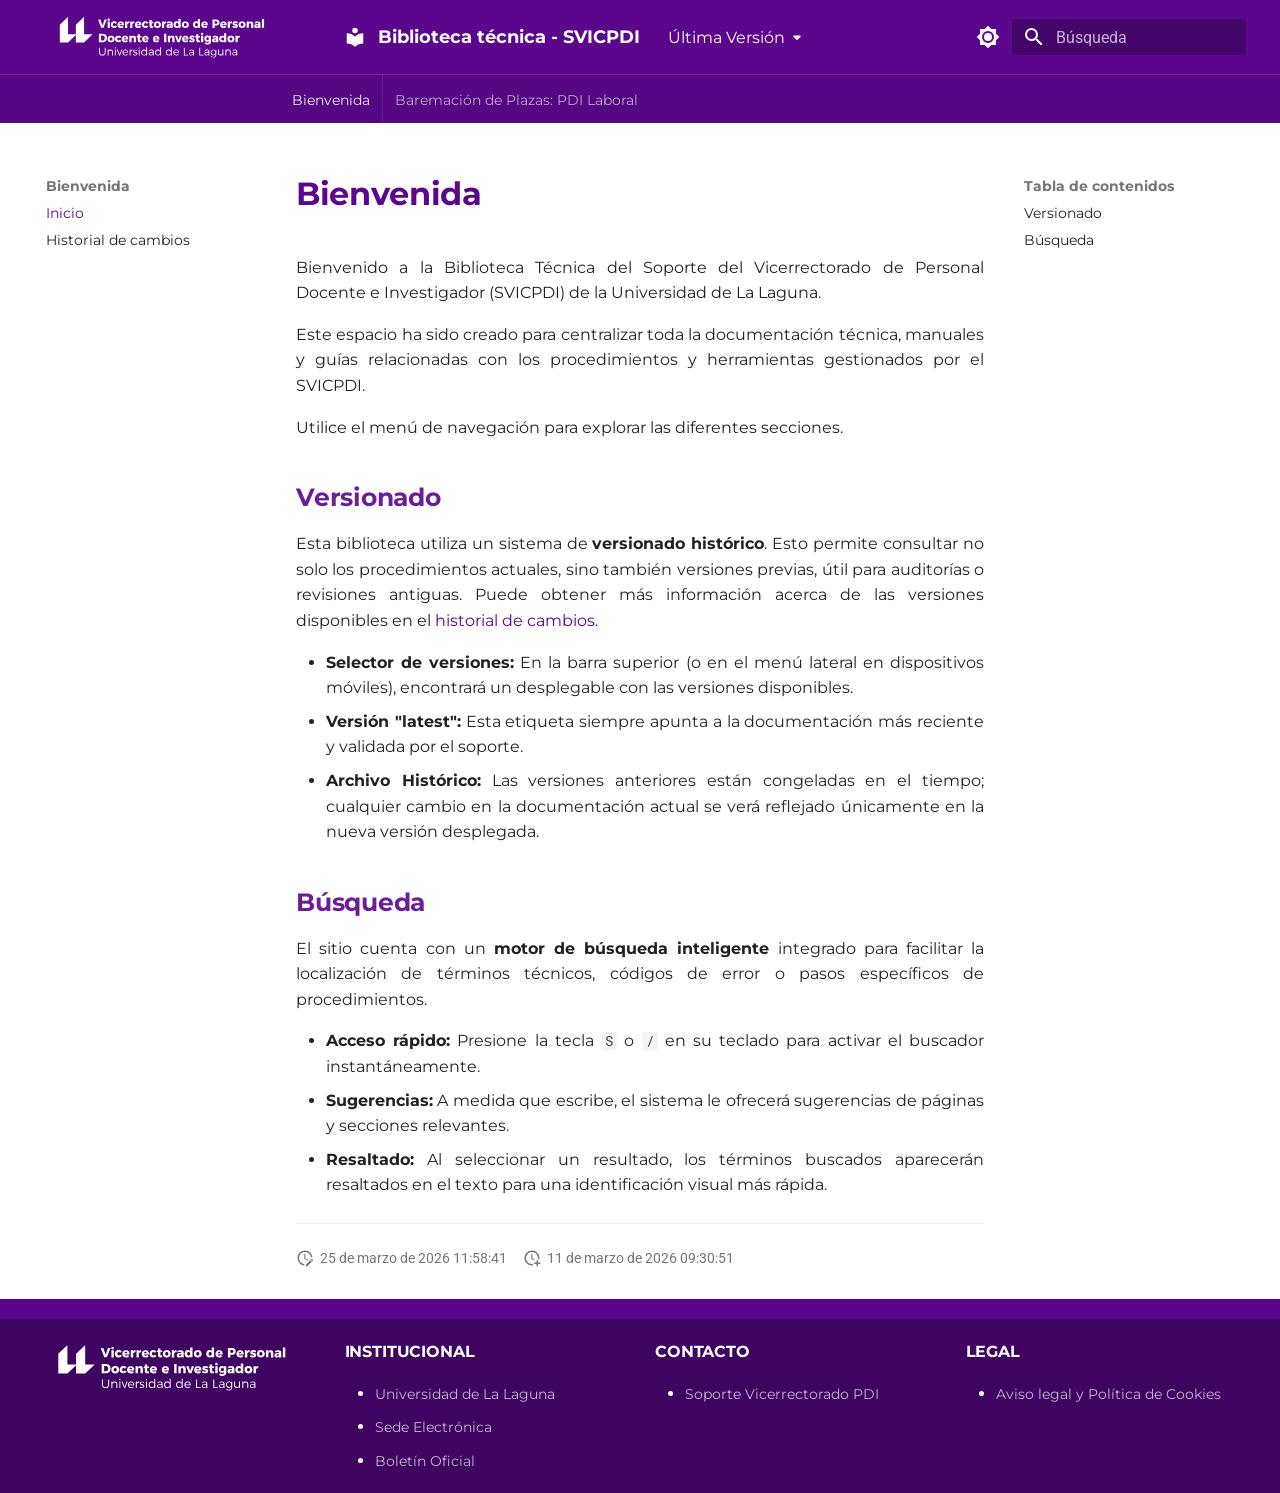
<file: index.html>
<!DOCTYPE html>
<html>
<head>
  <meta charset="utf-8">
  <title>Redirecting</title>
  <noscript>
    <meta http-equiv="refresh" content="1; url=latest/" />
  </noscript>
  <script>
    window.location.replace(
      "latest/" + window.location.search + window.location.hash
    );
  </script>
</head>
<body>
  Redirecting to <a href="latest/">latest/</a>...
</body>
</html>
</file>
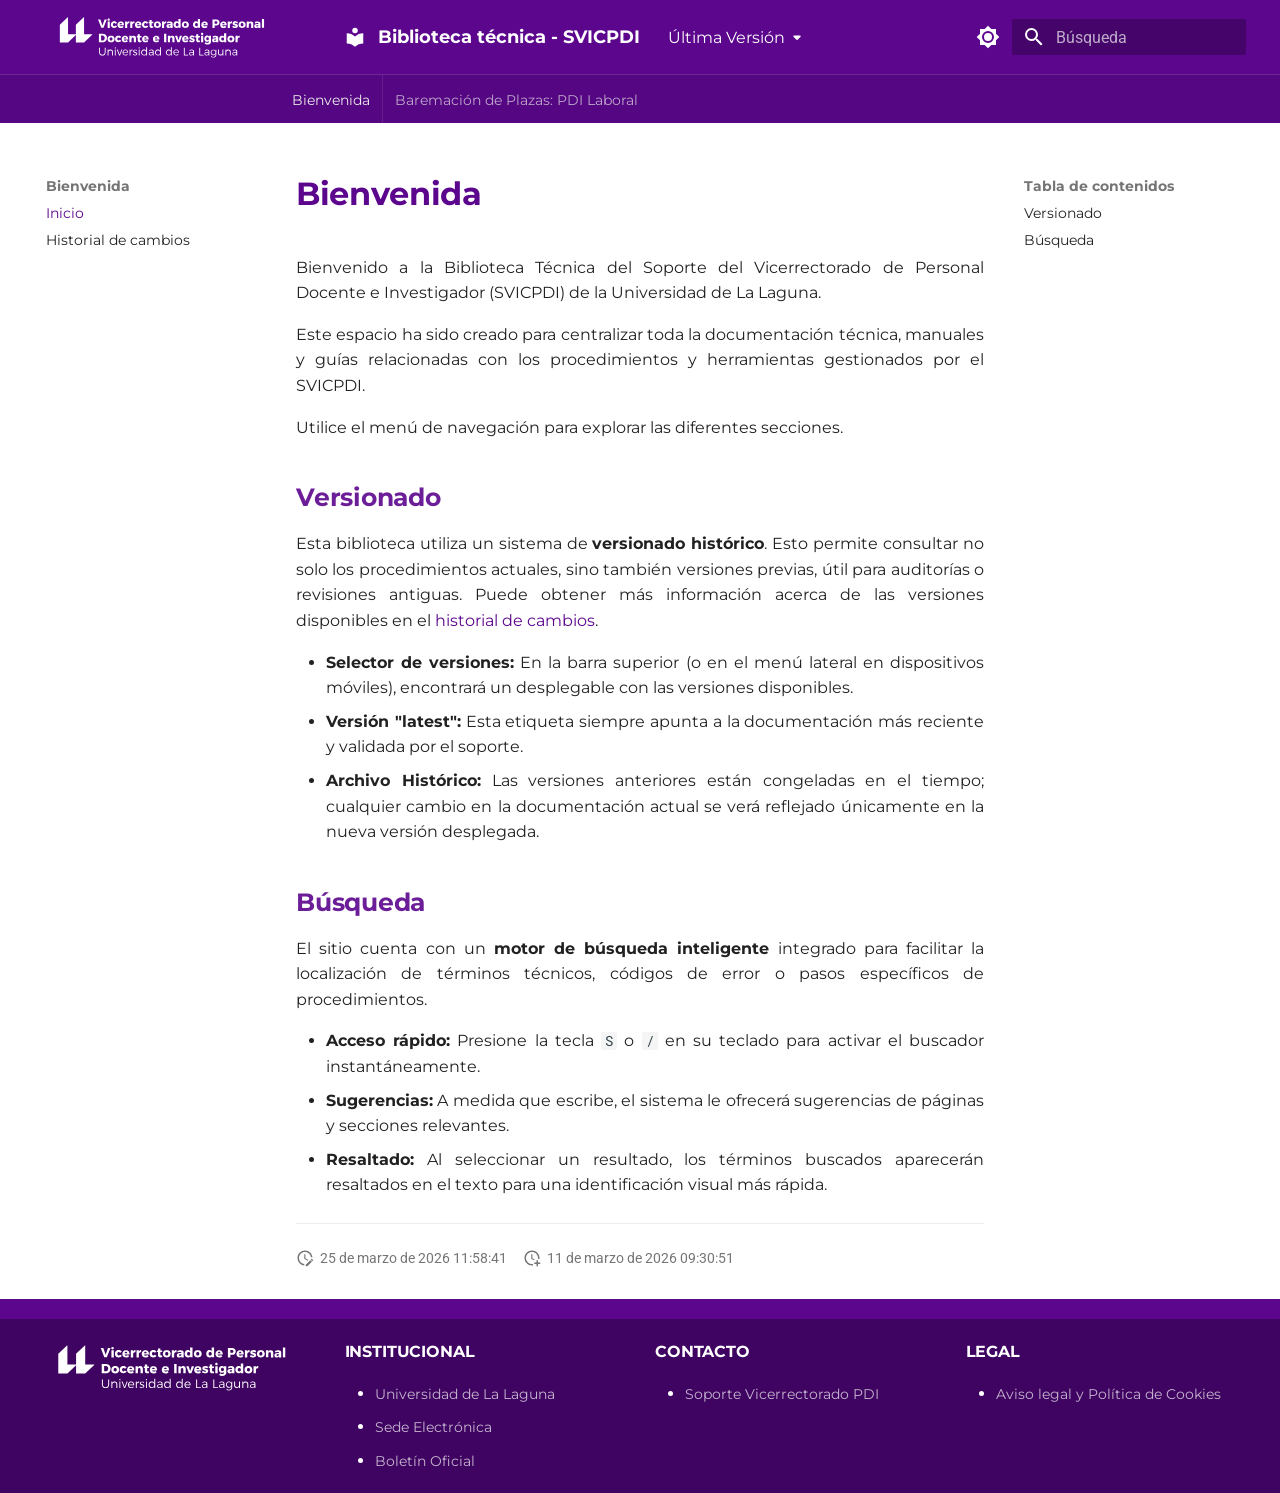
<file: latest/index.html>
<!DOCTYPE html><html lang="es" class="no-js"><head>
    
      <meta charset="utf-8">
      <meta name="viewport" content="width=device-width,initial-scale=1">
      
        <meta name="description" content="Biblioteca técnica del Soporte del Vicerrectorado de Personal Docente e Investigador (SVICPDI) de la Universidad de La Laguna (ULL)">
      
      
        <meta name="author" content="Víctor Leal Acosta">
      
      
        <link rel="canonical" href="https://svicpdi.github.io/biblioteca-tecnica/latest/">
      
      
      
        <link rel="next" href="changelog/">
      
      
        
      
      
      <link rel="icon" href="assets/images/favicon.png">
      <meta name="generator" content="mkdocs-1.6.1, mkdocs-material-9.7.5">
    
    
      
        <title>Inicio - Biblioteca técnica - SVICPDI</title>
      
    
    
      <link rel="stylesheet" href="assets/stylesheets/main.484c7ddc.min.css">
      
        
        <link rel="stylesheet" href="assets/stylesheets/palette.ab4e12ef.min.css">
      
      


    
    
      
    
    
      
        
        
        <link rel="preconnect" href="https://fonts.gstatic.com" crossorigin="">
        <link rel="stylesheet" href="https://fonts.googleapis.com/css?family=Roboto:300,300i,400,400i,700,700i%7CRoboto+Mono:400,400i,700,700i&amp;display=fallback">
        <style>:root{--md-text-font:"Roboto";--md-code-font:"Roboto Mono"}</style>
      
    
    
      <link rel="stylesheet" href="extra.css">
    
    <script>__md_scope=new URL(".",location),__md_hash=e=>[...e].reduce(((e,_)=>(e<<5)-e+_.charCodeAt(0)),0),__md_get=(e,_=localStorage,t=__md_scope)=>JSON.parse(_.getItem(t.pathname+"."+e)),__md_set=(e,_,t=localStorage,a=__md_scope)=>{try{t.setItem(a.pathname+"."+e,JSON.stringify(_))}catch(e){}}</script>
    
      

    
    
  <link rel="preconnect" href="https://fonts.googleapis.com">
  <link rel="preconnect" href="https://fonts.gstatic.com" crossorigin="">
  <link href="https://fonts.googleapis.com/css2?family=Montserrat:wght@400;600;700&amp;display=swap" rel="stylesheet">

  <link href="assets/stylesheets/glightbox.min.css" rel="stylesheet"><script src="assets/javascripts/glightbox.min.js"></script><style id="glightbox-style">
            html.glightbox-open { overflow: initial; height: 100%; }
            .gslide-title { margin-top: 0px; user-select: text; }
            .gslide-desc { color: #666; user-select: text; }
            .gslide-image img { background: white; }
            .gscrollbar-fixer { padding-right: 15px; }
            .gdesc-inner { font-size: 0.75rem; }
            body[data-md-color-scheme="slate"] .gdesc-inner { background: var(--md-default-bg-color); }
            body[data-md-color-scheme="slate"] .gslide-title { color: var(--md-default-fg-color); }
            body[data-md-color-scheme="slate"] .gslide-desc { color: var(--md-default-fg-color); }
        </style></head>
  
  
    
    
      
    
    
    
    
    <body dir="ltr" data-md-color-scheme="default" data-md-color-primary="custom" data-md-color-accent="custom">
  
    
    <input class="md-toggle" data-md-toggle="drawer" type="checkbox" id="__drawer" autocomplete="off">
    <input class="md-toggle" data-md-toggle="search" type="checkbox" id="__search" autocomplete="off">
    <label class="md-overlay" for="__drawer"></label>
    <div data-md-component="skip">
      
        
        <a href="#bienvenida" class="md-skip">
          Saltar a contenido
        </a>
      
    </div>
    <div data-md-component="announce">
      
    </div>
    
      <div data-md-color-scheme="default" data-md-component="outdated" hidden="">
        
      </div>
    
    
      

<header class="md-header" data-md-component="header">
  <nav class="md-header__inner md-grid" aria-label="Cabecera">
    <a href="." title="Biblioteca técnica - SVICPDI" class="md-header__button md-logo" aria-label="Biblioteca técnica - SVICPDI" data-md-component="logo">
      
  <img src="assets/images/logo.svg" alt="logo">

    </a>
    <label class="md-header__button md-icon" for="__drawer">
      
      <svg xmlns="http://www.w3.org/2000/svg" viewBox="0 0 24 24"><path d="M3 6h18v2H3zm0 5h18v2H3zm0 5h18v2H3z"></path></svg>
    </label>
    <div class="md-header__title" data-md-component="header-title">
      <div class="md-header__ellipsis">
        <div class="md-header__topic">
          <span class="md-ellipsis">
            Biblioteca técnica - SVICPDI
          </span>
        </div>
        <div class="md-header__topic" data-md-component="header-topic">
          <span class="md-ellipsis">
            
              Inicio
            
          </span>
        </div>
      </div>
    </div>
    
      
        <form class="md-header__option" data-md-component="palette">
  
    
    
    
    <input class="md-option" data-md-color-media="(prefers-color-scheme: light)" data-md-color-scheme="default" data-md-color-primary="custom" data-md-color-accent="custom" aria-label="Cambiar a modo oscuro" type="radio" name="__palette" id="__palette_0">
    
      <label class="md-header__button md-icon" title="Cambiar a modo oscuro" for="__palette_1" hidden="">
        <svg xmlns="http://www.w3.org/2000/svg" viewBox="0 0 24 24"><path d="M12 8a4 4 0 0 0-4 4 4 4 0 0 0 4 4 4 4 0 0 0 4-4 4 4 0 0 0-4-4m0 10a6 6 0 0 1-6-6 6 6 0 0 1 6-6 6 6 0 0 1 6 6 6 6 0 0 1-6 6m8-9.31V4h-4.69L12 .69 8.69 4H4v4.69L.69 12 4 15.31V20h4.69L12 23.31 15.31 20H20v-4.69L23.31 12z"></path></svg>
      </label>
    
  
    
    
    
    <input class="md-option" data-md-color-media="(prefers-color-scheme: dark)" data-md-color-scheme="slate" data-md-color-primary="custom" data-md-color-accent="custom" aria-label="Cambiar a modo claro" type="radio" name="__palette" id="__palette_1">
    
      <label class="md-header__button md-icon" title="Cambiar a modo claro" for="__palette_0" hidden="">
        <svg xmlns="http://www.w3.org/2000/svg" viewBox="0 0 24 24"><path d="M12 18c-.89 0-1.74-.2-2.5-.55C11.56 16.5 13 14.42 13 12s-1.44-4.5-3.5-5.45C10.26 6.2 11.11 6 12 6a6 6 0 0 1 6 6 6 6 0 0 1-6 6m8-9.31V4h-4.69L12 .69 8.69 4H4v4.69L.69 12 4 15.31V20h4.69L12 23.31 15.31 20H20v-4.69L23.31 12z"></path></svg>
      </label>
    
  
</form>
      
    
    
      <script>var palette=__md_get("__palette");if(palette&&palette.color){if("(prefers-color-scheme)"===palette.color.media){var media=matchMedia("(prefers-color-scheme: light)"),input=document.querySelector(media.matches?"[data-md-color-media='(prefers-color-scheme: light)']":"[data-md-color-media='(prefers-color-scheme: dark)']");palette.color.media=input.getAttribute("data-md-color-media"),palette.color.scheme=input.getAttribute("data-md-color-scheme"),palette.color.primary=input.getAttribute("data-md-color-primary"),palette.color.accent=input.getAttribute("data-md-color-accent")}for(var[key,value]of Object.entries(palette.color))document.body.setAttribute("data-md-color-"+key,value)}</script>
    
    
    
      
      
        <label class="md-header__button md-icon" for="__search">
          
          <svg xmlns="http://www.w3.org/2000/svg" viewBox="0 0 24 24"><path d="M9.5 3A6.5 6.5 0 0 1 16 9.5c0 1.61-.59 3.09-1.56 4.23l.27.27h.79l5 5-1.5 1.5-5-5v-.79l-.27-.27A6.52 6.52 0 0 1 9.5 16 6.5 6.5 0 0 1 3 9.5 6.5 6.5 0 0 1 9.5 3m0 2C7 5 5 7 5 9.5S7 14 9.5 14 14 12 14 9.5 12 5 9.5 5"></path></svg>
        </label>
        <div class="md-search" data-md-component="search" role="dialog">
  <label class="md-search__overlay" for="__search"></label>
  <div class="md-search__inner" role="search">
    <form class="md-search__form" name="search">
      <input type="text" class="md-search__input" name="query" aria-label="Búsqueda" placeholder="Búsqueda" autocapitalize="off" autocorrect="off" autocomplete="off" spellcheck="false" data-md-component="search-query" required="">
      <label class="md-search__icon md-icon" for="__search">
        
        <svg xmlns="http://www.w3.org/2000/svg" viewBox="0 0 24 24"><path d="M9.5 3A6.5 6.5 0 0 1 16 9.5c0 1.61-.59 3.09-1.56 4.23l.27.27h.79l5 5-1.5 1.5-5-5v-.79l-.27-.27A6.52 6.52 0 0 1 9.5 16 6.5 6.5 0 0 1 3 9.5 6.5 6.5 0 0 1 9.5 3m0 2C7 5 5 7 5 9.5S7 14 9.5 14 14 12 14 9.5 12 5 9.5 5"></path></svg>
        
        <svg xmlns="http://www.w3.org/2000/svg" viewBox="0 0 24 24"><path d="M20 11v2H8l5.5 5.5-1.42 1.42L4.16 12l7.92-7.92L13.5 5.5 8 11z"></path></svg>
      </label>
      <nav class="md-search__options" aria-label="Buscar">
        
        <button type="reset" class="md-search__icon md-icon" title="Limpiar" aria-label="Limpiar" tabindex="-1">
          
          <svg xmlns="http://www.w3.org/2000/svg" viewBox="0 0 24 24"><path d="M19 6.41 17.59 5 12 10.59 6.41 5 5 6.41 10.59 12 5 17.59 6.41 19 12 13.41 17.59 19 19 17.59 13.41 12z"></path></svg>
        </button>
      </nav>
      
        <div class="md-search__suggest" data-md-component="search-suggest"></div>
      
    </form>
    <div class="md-search__output">
      <div class="md-search__scrollwrap" tabindex="0" data-md-scrollfix="">
        <div class="md-search-result" data-md-component="search-result">
          <div class="md-search-result__meta">
            Inicializando búsqueda
          </div>
          <ol class="md-search-result__list" role="presentation"></ol>
        </div>
      </div>
    </div>
  </div>
</div>
      
    
    
  </nav>
  
</header>
    
    <div class="md-container" data-md-component="container">
      
      
        
          
            
<nav class="md-tabs" aria-label="Pestañas" data-md-component="tabs">
  <div class="md-grid">
    <ul class="md-tabs__list">
      
        
  
  
  
    
  
  
    
    
      <li class="md-tabs__item md-tabs__item--active">
        <a href="." class="md-tabs__link">
          
  
  
  Bienvenida

        </a>
      </li>
    
  

      
        
  
  
  
  
    
    
      <li class="md-tabs__item">
        <a href="baremacion/" class="md-tabs__link">
          
  
  
  Baremación de Plazas: PDI Laboral

        </a>
      </li>
    
  

      
    </ul>
  </div>
</nav>
          
        
      
      <main class="md-main" data-md-component="main">
        <div class="md-main__inner md-grid">
          
            
              
              <div class="md-sidebar md-sidebar--primary" data-md-component="sidebar" data-md-type="navigation">
                <div class="md-sidebar__scrollwrap">
                  <div class="md-sidebar__inner">
                    


  


<nav class="md-nav md-nav--primary md-nav--lifted" aria-label="Navegación" data-md-level="0">
  <label class="md-nav__title" for="__drawer">
    <a href="." title="Biblioteca técnica - SVICPDI" class="md-nav__button md-logo" aria-label="Biblioteca técnica - SVICPDI" data-md-component="logo">
      
  <img src="assets/images/logo.svg" alt="logo">

    </a>
    Biblioteca técnica - SVICPDI
  </label>
  
  <ul class="md-nav__list" data-md-scrollfix="">
    
      
      
  
  
    
  
  
  
    
    
    
    
      
        
        
      
      
        
      
    
    
    <li class="md-nav__item md-nav__item--active md-nav__item--section md-nav__item--nested">
      
        
        
        <input class="md-nav__toggle md-toggle " type="checkbox" id="__nav_1" checked="">
        
          
          <label class="md-nav__link" for="__nav_1" id="__nav_1_label" tabindex="">
            
  
  
  <span class="md-ellipsis">
    
  
    Bienvenida
  

    
  </span>
  
  

            <span class="md-nav__icon md-icon"></span>
          </label>
        
        <nav class="md-nav" data-md-level="1" aria-labelledby="__nav_1_label" aria-expanded="true">
          <label class="md-nav__title" for="__nav_1">
            <span class="md-nav__icon md-icon"></span>
            
  
    Bienvenida
  

          </label>
          <ul class="md-nav__list" data-md-scrollfix="">
            
              
                
  
  
    
  
  
  
    <li class="md-nav__item md-nav__item--active">
      
      <input class="md-nav__toggle md-toggle" type="checkbox" id="__toc">
      
      
        
      
      
        <label class="md-nav__link md-nav__link--active" for="__toc">
          
  
  
  <span class="md-ellipsis">
    
  
    Inicio
  

    
  </span>
  
  

          <span class="md-nav__icon md-icon"></span>
        </label>
      
      <a href="." class="md-nav__link md-nav__link--active">
        
  
  
  <span class="md-ellipsis">
    
  
    Inicio
  

    
  </span>
  
  

      </a>
      
        

<nav class="md-nav md-nav--secondary" aria-label="Tabla de contenidos">
  
  
  
    
  
  
    <label class="md-nav__title" for="__toc">
      <span class="md-nav__icon md-icon"></span>
      Tabla de contenidos
    </label>
    <ul class="md-nav__list" data-md-component="toc" data-md-scrollfix="">
      
        <li class="md-nav__item">
  <a href="#versionado" class="md-nav__link">
    <span class="md-ellipsis">
      
        Versionado
      
    </span>
  </a>
  
</li>
      
        <li class="md-nav__item">
  <a href="#busqueda" class="md-nav__link">
    <span class="md-ellipsis">
      
        Búsqueda
      
    </span>
  </a>
  
</li>
      
    </ul>
  
</nav>
      
    </li>
  

              
            
              
                
  
  
  
  
    <li class="md-nav__item">
      <a href="changelog/" class="md-nav__link">
        
  
  
  <span class="md-ellipsis">
    
  
    Historial de cambios
  

    
  </span>
  
  

      </a>
    </li>
  

              
            
          </ul>
        </nav>
      
    </li>
  

    
      
      
  
  
  
  
    
    
    
    
      
      
        
      
    
    
    <li class="md-nav__item md-nav__item--nested">
      
        
        
          
        
        <input class="md-nav__toggle md-toggle md-toggle--indeterminate" type="checkbox" id="__nav_2">
        
          
          <label class="md-nav__link" for="__nav_2" id="__nav_2_label" tabindex="0">
            
  
  
  <span class="md-ellipsis">
    
  
    Baremación de Plazas: PDI Laboral
  

    
  </span>
  
  

            <span class="md-nav__icon md-icon"></span>
          </label>
        
        <nav class="md-nav" data-md-level="1" aria-labelledby="__nav_2_label" aria-expanded="false">
          <label class="md-nav__title" for="__nav_2">
            <span class="md-nav__icon md-icon"></span>
            
  
    Baremación de Plazas: PDI Laboral
  

          </label>
          <ul class="md-nav__list" data-md-scrollfix="">
            
              
                
  
  
  
  
    <li class="md-nav__item">
      <a href="baremacion/" class="md-nav__link">
        
  
  
  <span class="md-ellipsis">
    
  
    Bienvenida
  

    
  </span>
  
  

      </a>
    </li>
  

              
            
              
                
  
  
  
  
    
    
    
    
      
      
        
      
    
    
    <li class="md-nav__item md-nav__item--nested">
      
        
        
          
        
        <input class="md-nav__toggle md-toggle md-toggle--indeterminate" type="checkbox" id="__nav_2_2">
        
          
          <label class="md-nav__link" for="__nav_2_2" id="__nav_2_2_label" tabindex="0">
            
  
  
  <span class="md-ellipsis">
    
  
    Común
  

    
  </span>
  
  

            <span class="md-nav__icon md-icon"></span>
          </label>
        
        <nav class="md-nav" data-md-level="2" aria-labelledby="__nav_2_2_label" aria-expanded="false">
          <label class="md-nav__title" for="__nav_2_2">
            <span class="md-nav__icon md-icon"></span>
            
  
    Común
  

          </label>
          <ul class="md-nav__list" data-md-scrollfix="">
            
              
                
  
  
  
  
    <li class="md-nav__item">
      <a href="baremacion/comunes/normalizacion/" class="md-nav__link">
        
  
  
  <span class="md-ellipsis">
    
  
    Baremación de plazas de PDI y Normalización
  

    
  </span>
  
  

      </a>
    </li>
  

              
            
          </ul>
        </nav>
      
    </li>
  

              
            
              
                
  
  
  
  
    
    
    
    
      
      
        
      
    
    
    <li class="md-nav__item md-nav__item--nested">
      
        
        
          
        
        <input class="md-nav__toggle md-toggle md-toggle--indeterminate" type="checkbox" id="__nav_2_3">
        
          
          <label class="md-nav__link" for="__nav_2_3" id="__nav_2_3_label" tabindex="0">
            
  
  
  <span class="md-ellipsis">
    
  
    Candidaturas
  

    
  </span>
  
  

            <span class="md-nav__icon md-icon"></span>
          </label>
        
        <nav class="md-nav" data-md-level="2" aria-labelledby="__nav_2_3_label" aria-expanded="false">
          <label class="md-nav__title" for="__nav_2_3">
            <span class="md-nav__icon md-icon"></span>
            
  
    Candidaturas
  

          </label>
          <ul class="md-nav__list" data-md-scrollfix="">
            
              
                
  
  
  
  
    <li class="md-nav__item">
      <a href="baremacion/candidaturas/manual_plantilla/" class="md-nav__link">
        
  
  
  <span class="md-ellipsis">
    
  
    Plantilla de Baremación - Manual de uso
  

    
  </span>
  
  

      </a>
    </li>
  

              
            
              
                
  
  
  
  
    <li class="md-nav__item">
      <a href="baremacion/candidaturas/videotutoriales_candidaturas/" class="md-nav__link">
        
  
  
  <span class="md-ellipsis">
    
  
    Videotutoriales - Candidaturas
  

    
  </span>
  
  

      </a>
    </li>
  

              
            
              
                
  
  
  
  
    <li class="md-nav__item">
      <a href="baremacion/candidaturas/faq_plantilla/" class="md-nav__link">
        
  
  
  <span class="md-ellipsis">
    
  
    Plantilla de Baremación - FAQ
  

    
  </span>
  
  

      </a>
    </li>
  

              
            
          </ul>
        </nav>
      
    </li>
  

              
            
              
                
  
  
  
  
    
    
    
    
      
      
        
      
    
    
    <li class="md-nav__item md-nav__item--nested">
      
        
        
          
        
        <input class="md-nav__toggle md-toggle md-toggle--indeterminate" type="checkbox" id="__nav_2_4">
        
          
          <label class="md-nav__link" for="__nav_2_4" id="__nav_2_4_label" tabindex="0">
            
  
  
  <span class="md-ellipsis">
    
  
    Comisiones
  

    
  </span>
  
  

            <span class="md-nav__icon md-icon"></span>
          </label>
        
        <nav class="md-nav" data-md-level="2" aria-labelledby="__nav_2_4_label" aria-expanded="false">
          <label class="md-nav__title" for="__nav_2_4">
            <span class="md-nav__icon md-icon"></span>
            
  
    Comisiones
  

          </label>
          <ul class="md-nav__list" data-md-scrollfix="">
            
              
                
  
  
  
  
    <li class="md-nav__item">
      <a href="baremacion/comisiones/manual_integracion/" class="md-nav__link">
        
  
  
  <span class="md-ellipsis">
    
  
    Plantilla de Integración - Manual de uso
  

    
  </span>
  
  

      </a>
    </li>
  

              
            
              
                
  
  
  
  
    <li class="md-nav__item">
      <a href="baremacion/comisiones/videotutoriales_comisiones/" class="md-nav__link">
        
  
  
  <span class="md-ellipsis">
    
  
    Videotutoriales - Comisiones
  

    
  </span>
  
  

      </a>
    </li>
  

              
            
              
                
  
  
  
  
    <li class="md-nav__item">
      <a href="baremacion/comisiones/faq_integracion/" class="md-nav__link">
        
  
  
  <span class="md-ellipsis">
    
  
    Plantilla de Integración - FAQ
  

    
  </span>
  
  

      </a>
    </li>
  

              
            
              
                
  
  
  
  
    <li class="md-nav__item">
      <a href="baremacion/comisiones/colaboracion/" class="md-nav__link">
        
  
  
  <span class="md-ellipsis">
    
  
    Instrucciones para el trabajo colaborativo
  

    
  </span>
  
  

      </a>
    </li>
  

              
            
          </ul>
        </nav>
      
    </li>
  

              
            
          </ul>
        </nav>
      
    </li>
  

    
  </ul>
</nav>
                  </div>
                </div>
              </div>
            
            
              
              <div class="md-sidebar md-sidebar--secondary" data-md-component="sidebar" data-md-type="toc">
                <div class="md-sidebar__scrollwrap">
                  <div class="md-sidebar__inner">
                    

<nav class="md-nav md-nav--secondary" aria-label="Tabla de contenidos">
  
  
  
    
  
  
    <label class="md-nav__title" for="__toc">
      <span class="md-nav__icon md-icon"></span>
      Tabla de contenidos
    </label>
    <ul class="md-nav__list" data-md-component="toc" data-md-scrollfix="">
      
        <li class="md-nav__item">
  <a href="#versionado" class="md-nav__link">
    <span class="md-ellipsis">
      
        Versionado
      
    </span>
  </a>
  
</li>
      
        <li class="md-nav__item">
  <a href="#busqueda" class="md-nav__link">
    <span class="md-ellipsis">
      
        Búsqueda
      
    </span>
  </a>
  
</li>
      
    </ul>
  
</nav>
                  </div>
                </div>
              </div>
            
          
          
            <div class="md-content" data-md-component="content">
              
              <article class="md-content__inner md-typeset">
                
                  



<h1 id="bienvenida">Bienvenida<a class="headerlink" href="#bienvenida" title="Permanent link">¶</a></h1>
<p>Bienvenido a la Biblioteca Técnica del Soporte del Vicerrectorado de Personal Docente e Investigador (SVICPDI) de la Universidad de La Laguna.</p>
<p>Este espacio ha sido creado para centralizar toda la documentación técnica, manuales y guías relacionadas con los procedimientos y herramientas gestionados por el SVICPDI.</p>
<p>Utilice el menú de navegación para explorar las diferentes secciones.</p>
<h2 id="versionado">Versionado<a class="headerlink" href="#versionado" title="Permanent link">¶</a></h2>
<p>Esta biblioteca utiliza un sistema de <strong>versionado histórico</strong>. Esto permite consultar no solo los procedimientos actuales, sino también versiones previas, útil para auditorías o revisiones antiguas. Puede obtener más información acerca de las versiones disponibles en el <a href="changelog/">historial de cambios</a>.</p>
<ul>
<li><strong>Selector de versiones:</strong> En la barra superior (o en el menú lateral en dispositivos móviles), encontrará un desplegable con las versiones disponibles.</li>
<li><strong>Versión "latest":</strong> Esta etiqueta siempre apunta a la documentación más reciente y validada por el soporte.</li>
<li><strong>Archivo Histórico:</strong> Las versiones anteriores están congeladas en el tiempo; cualquier cambio en la documentación actual se verá reflejado únicamente en la nueva versión desplegada.</li>
</ul>
<h2 id="busqueda">Búsqueda<a class="headerlink" href="#busqueda" title="Permanent link">¶</a></h2>
<p>El sitio cuenta con un <strong>motor de búsqueda inteligente</strong> integrado para facilitar la localización de términos técnicos, códigos de error o pasos específicos de procedimientos.</p>
<ul>
<li><strong>Acceso rápido:</strong> Presione la tecla <code>S</code> o <code>/</code> en su teclado para activar el buscador instantáneamente.</li>
<li><strong>Sugerencias:</strong> A medida que escribe, el sistema le ofrecerá sugerencias de páginas y secciones relevantes.</li>
<li><strong>Resaltado:</strong> Al seleccionar un resultado, los términos buscados aparecerán resaltados en el texto para una identificación visual más rápida.</li>
</ul>
<hr>







  
    
  
  
    
  


  <aside class="md-source-file">
    
      
  <span class="md-source-file__fact">
    <span class="md-icon" title="Última actualización">
      <svg xmlns="http://www.w3.org/2000/svg" viewBox="0 0 24 24"><path d="M21 13.1c-.1 0-.3.1-.4.2l-1 1 2.1 2.1 1-1c.2-.2.2-.6 0-.8l-1.3-1.3c-.1-.1-.2-.2-.4-.2m-1.9 1.8-6.1 6V23h2.1l6.1-6.1zM12.5 7v5.2l4 2.4-1 1L11 13V7zM11 21.9c-5.1-.5-9-4.8-9-9.9C2 6.5 6.5 2 12 2c5.3 0 9.6 4.1 10 9.3-.3-.1-.6-.2-1-.2s-.7.1-1 .2C19.6 7.2 16.2 4 12 4c-4.4 0-8 3.6-8 8 0 4.1 3.1 7.5 7.1 7.9l-.1.2z"></path></svg>
    </span>
    <span class="git-revision-date-localized-plugin git-revision-date-localized-plugin-datetime" title="25 de marzo de 2026 11:58:41 UTC">25 de marzo de 2026 11:58:41</span>
  </span>

    
    
      
  <span class="md-source-file__fact">
    <span class="md-icon" title="Creado">
      <svg xmlns="http://www.w3.org/2000/svg" viewBox="0 0 24 24"><path d="M14.47 15.08 11 13V7h1.5v5.25l3.08 1.83c-.41.28-.79.62-1.11 1m-1.39 4.84c-.36.05-.71.08-1.08.08-4.42 0-8-3.58-8-8s3.58-8 8-8 8 3.58 8 8c0 .37-.03.72-.08 1.08.69.1 1.33.32 1.92.64.1-.56.16-1.13.16-1.72 0-5.5-4.5-10-10-10S2 6.5 2 12s4.47 10 10 10c.59 0 1.16-.06 1.72-.16-.32-.59-.54-1.23-.64-1.92M18 15v3h-3v2h3v3h2v-3h3v-2h-3v-3z"></path></svg>
    </span>
    <span class="git-revision-date-localized-plugin git-revision-date-localized-plugin-datetime" title="11 de marzo de 2026 09:30:51 UTC">11 de marzo de 2026 09:30:51</span>
  </span>

    
    
    
  </aside>





                
              </article>
            </div>
          
          
  <script>var tabs=__md_get("__tabs");if(Array.isArray(tabs))e:for(var set of document.querySelectorAll(".tabbed-set")){var labels=set.querySelector(".tabbed-labels");for(var tab of tabs)for(var label of labels.getElementsByTagName("label"))if(label.innerText.trim()===tab){var input=document.getElementById(label.htmlFor);input.checked=!0;continue e}}</script>

<script>var target=document.getElementById(location.hash.slice(1));target&&target.name&&(target.checked=target.name.startsWith("__tabbed_"))</script>
        </div>
        
          <button type="button" class="md-top md-icon" data-md-component="top" hidden="">
  
  <svg xmlns="http://www.w3.org/2000/svg" viewBox="0 0 24 24"><path d="M13 20h-2V8l-5.5 5.5-1.42-1.42L12 4.16l7.92 7.92-1.42 1.42L13 8z"></path></svg>
  Volver al principio
</button>
        
      </main>
      
<footer class="footer-wrapper">
    <div class="md-footer-meta md-typeset">
        <div class="md-footer-meta__inner md-grid">
            <div class="footer-container">

                <!-- Logo Institucional -->
                <div class="footer-section">
                    <a href="https://www.ull.es/" target="_blank" rel="noopener">
                        <img src="./assets/images/logo.svg" alt="Logo ULL" class="logo-institucional">
                    </a>
                </div>

                <!-- Columna 1: Navegación -->
                <div class="footer-section">
                    <h4>Institucional</h4>
                    <ul class="footer-list">
                       <li>
                            <a href="https://www.ull.es/" target="_blank" rel="noopener">Universidad de La Laguna</a>
                        </li>
                        <li><a href="https://sede.ull.es/" target="_blank" rel="noopener">Sede Electrónica</a></li>
                        <li><a href="https://sede.ull.es/ecivilis-site/bulletinBoard" target="_blank" rel="noopener">Boletín Oficial</a></li>
                    </ul>
                </div>

                <!-- Columna 2: Soporte -->
                <div class="footer-section">
                    <h4>Contacto</h4>
                    <ul class="footer-list">
                        <li>
                            <a href="https://sites.google.com/ull.edu.es/soporte-vicpdi/contacto" target="_blank" rel="noopener">
                                Soporte Vicerrectorado PDI
                            </a>
                        </li>
                    </ul>
                </div>

                <!-- Columna 3: Legal (Separada) -->
                <div class="footer-section">
                    <h4>Legal</h4>
                    <ul class="footer-list">
                        <li><a href="https://www.ull.es/informacion-sobre-web-institucional/" target="_blank" rel="noopener">Aviso legal y Política de Cookies</a></li>
                    </ul>
                </div>
            </div>
        </div>
    </div>
</footer>

    </div>
    <div class="md-dialog" data-md-component="dialog">
      <div class="md-dialog__inner md-typeset"></div>
    </div>
    
    
    
      
      
      <script id="__config" type="application/json">{"annotate": null, "base": ".", "features": ["navigation.tabs", "navigation.sections", "navigation.expand", "navigation.top", "search.suggest", "search.highlight", "content.code.copy", "content.code.annotate", "content.tabs.link", "content.toc", "navigation.instant"], "search": "assets/javascripts/workers/search.2c215733.min.js", "tags": null, "translations": {"clipboard.copied": "Copiado al portapapeles", "clipboard.copy": "Copiar al portapapeles", "search.result.more.one": "1 m\u00e1s en esta p\u00e1gina", "search.result.more.other": "# m\u00e1s en esta p\u00e1gina", "search.result.none": "No se encontraron documentos", "search.result.one": "1 documento encontrado", "search.result.other": "# documentos encontrados", "search.result.placeholder": "Teclee para comenzar b\u00fasqueda", "search.result.term.missing": "Falta", "select.version": "Seleccionar versi\u00f3n"}, "version": {"provider": "mike"}}</script>
    
    
      <script src="assets/javascripts/bundle.79ae519e.min.js"></script>
      
    
  
<script id="init-glightbox">const lightbox = GLightbox({"touchNavigation": true, "loop": false, "zoomable": true, "draggable": true, "openEffect": "zoom", "closeEffect": "zoom", "slideEffect": "slide"});
document$.subscribe(()=>{ lightbox.reload(); });
</script></body></html>
</file>
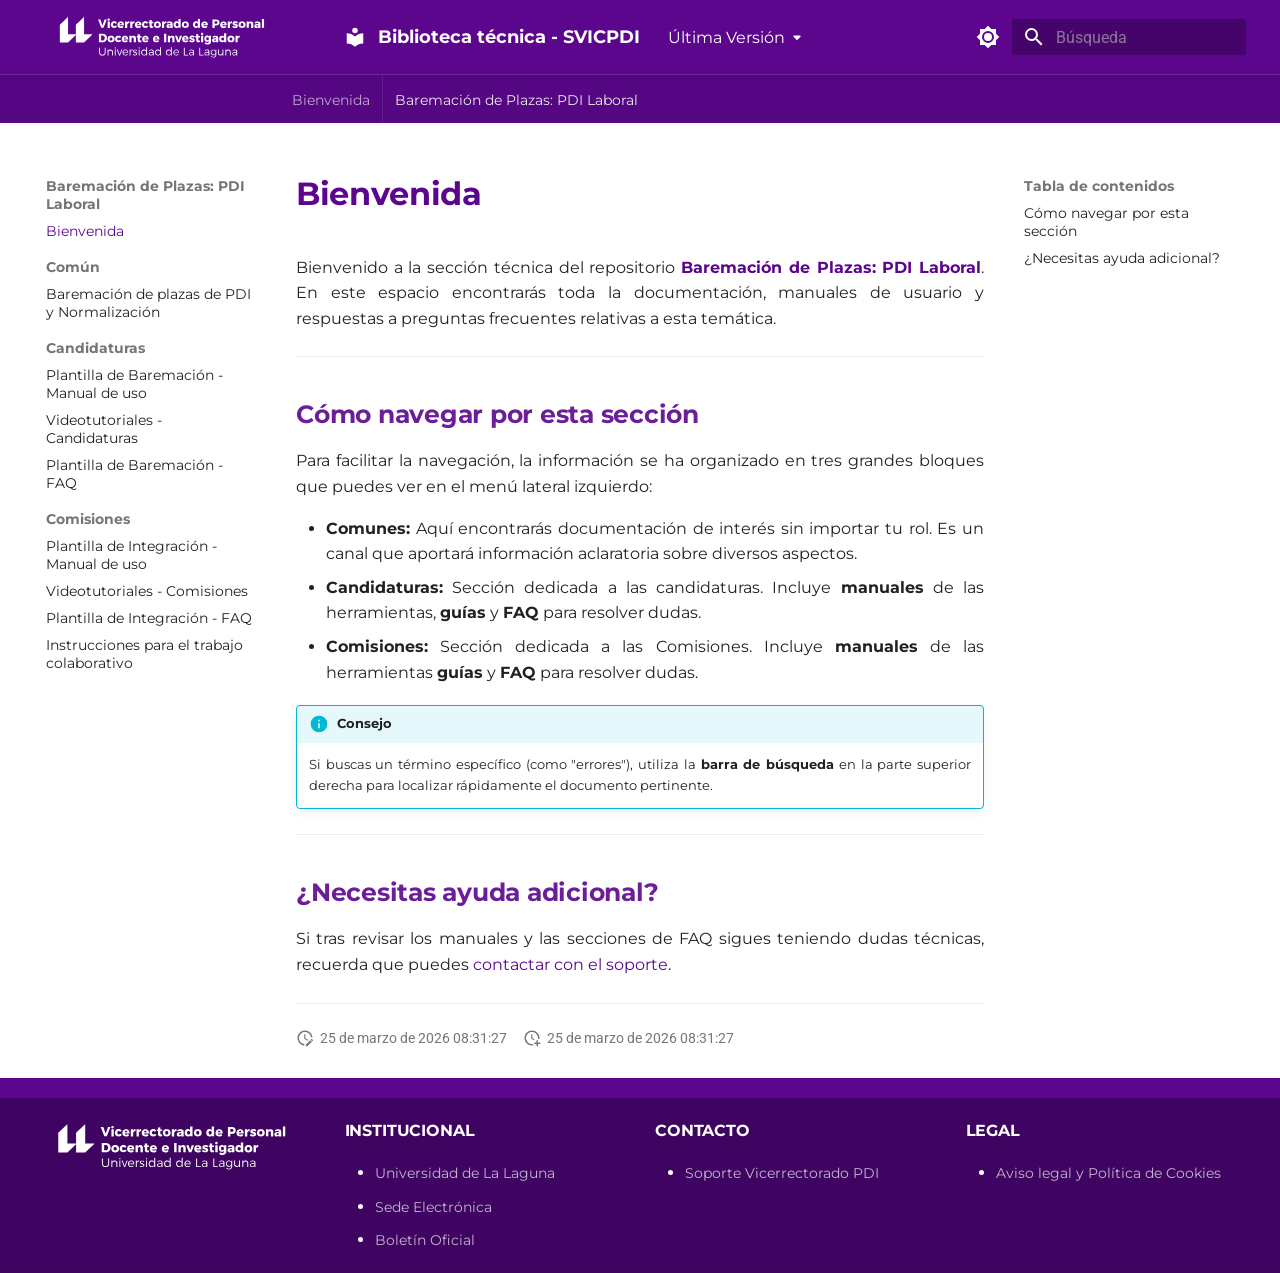
<file: latest/baremacion/index.html>
<!DOCTYPE html><html lang="es" class="no-js"><head>
    
      <meta charset="utf-8">
      <meta name="viewport" content="width=device-width,initial-scale=1">
      
        <meta name="description" content="Biblioteca técnica del Soporte del Vicerrectorado de Personal Docente e Investigador (SVICPDI) de la Universidad de La Laguna (ULL)">
      
      
        <meta name="author" content="Víctor Leal Acosta">
      
      
        <link rel="canonical" href="https://svicpdi.github.io/biblioteca-tecnica/latest/baremacion/">
      
      
        <link rel="prev" href="../changelog/">
      
      
        <link rel="next" href="comunes/normalizacion/">
      
      
        
      
      
      <link rel="icon" href="../assets/images/favicon.png">
      <meta name="generator" content="mkdocs-1.6.1, mkdocs-material-9.7.5">
    
    
      
        <title>Bienvenida - Biblioteca técnica - SVICPDI</title>
      
    
    
      <link rel="stylesheet" href="../assets/stylesheets/main.484c7ddc.min.css">
      
        
        <link rel="stylesheet" href="../assets/stylesheets/palette.ab4e12ef.min.css">
      
      


    
    
      
    
    
      
        
        
        <link rel="preconnect" href="https://fonts.gstatic.com" crossorigin="">
        <link rel="stylesheet" href="https://fonts.googleapis.com/css?family=Roboto:300,300i,400,400i,700,700i%7CRoboto+Mono:400,400i,700,700i&amp;display=fallback">
        <style>:root{--md-text-font:"Roboto";--md-code-font:"Roboto Mono"}</style>
      
    
    
      <link rel="stylesheet" href="../extra.css">
    
    <script>__md_scope=new URL("..",location),__md_hash=e=>[...e].reduce(((e,_)=>(e<<5)-e+_.charCodeAt(0)),0),__md_get=(e,_=localStorage,t=__md_scope)=>JSON.parse(_.getItem(t.pathname+"."+e)),__md_set=(e,_,t=localStorage,a=__md_scope)=>{try{t.setItem(a.pathname+"."+e,JSON.stringify(_))}catch(e){}}</script>
    
      

    
    
  <link rel="preconnect" href="https://fonts.googleapis.com">
  <link rel="preconnect" href="https://fonts.gstatic.com" crossorigin="">
  <link href="https://fonts.googleapis.com/css2?family=Montserrat:wght@400;600;700&amp;display=swap" rel="stylesheet">

  <link href="../assets/stylesheets/glightbox.min.css" rel="stylesheet"><script src="../assets/javascripts/glightbox.min.js"></script><style id="glightbox-style">
            html.glightbox-open { overflow: initial; height: 100%; }
            .gslide-title { margin-top: 0px; user-select: text; }
            .gslide-desc { color: #666; user-select: text; }
            .gslide-image img { background: white; }
            .gscrollbar-fixer { padding-right: 15px; }
            .gdesc-inner { font-size: 0.75rem; }
            body[data-md-color-scheme="slate"] .gdesc-inner { background: var(--md-default-bg-color); }
            body[data-md-color-scheme="slate"] .gslide-title { color: var(--md-default-fg-color); }
            body[data-md-color-scheme="slate"] .gslide-desc { color: var(--md-default-fg-color); }
        </style></head>
  
  
    
    
      
    
    
    
    
    <body dir="ltr" data-md-color-scheme="default" data-md-color-primary="custom" data-md-color-accent="custom">
  
    
    <input class="md-toggle" data-md-toggle="drawer" type="checkbox" id="__drawer" autocomplete="off">
    <input class="md-toggle" data-md-toggle="search" type="checkbox" id="__search" autocomplete="off">
    <label class="md-overlay" for="__drawer"></label>
    <div data-md-component="skip">
      
        
        <a href="#bienvenida" class="md-skip">
          Saltar a contenido
        </a>
      
    </div>
    <div data-md-component="announce">
      
    </div>
    
      <div data-md-color-scheme="default" data-md-component="outdated" hidden="">
        
      </div>
    
    
      

<header class="md-header" data-md-component="header">
  <nav class="md-header__inner md-grid" aria-label="Cabecera">
    <a href=".." title="Biblioteca técnica - SVICPDI" class="md-header__button md-logo" aria-label="Biblioteca técnica - SVICPDI" data-md-component="logo">
      
  <img src="../assets/images/logo.svg" alt="logo">

    </a>
    <label class="md-header__button md-icon" for="__drawer">
      
      <svg xmlns="http://www.w3.org/2000/svg" viewBox="0 0 24 24"><path d="M3 6h18v2H3zm0 5h18v2H3zm0 5h18v2H3z"></path></svg>
    </label>
    <div class="md-header__title" data-md-component="header-title">
      <div class="md-header__ellipsis">
        <div class="md-header__topic">
          <span class="md-ellipsis">
            Biblioteca técnica - SVICPDI
          </span>
        </div>
        <div class="md-header__topic" data-md-component="header-topic">
          <span class="md-ellipsis">
            
              Bienvenida
            
          </span>
        </div>
      </div>
    </div>
    
      
        <form class="md-header__option" data-md-component="palette">
  
    
    
    
    <input class="md-option" data-md-color-media="(prefers-color-scheme: light)" data-md-color-scheme="default" data-md-color-primary="custom" data-md-color-accent="custom" aria-label="Cambiar a modo oscuro" type="radio" name="__palette" id="__palette_0">
    
      <label class="md-header__button md-icon" title="Cambiar a modo oscuro" for="__palette_1" hidden="">
        <svg xmlns="http://www.w3.org/2000/svg" viewBox="0 0 24 24"><path d="M12 8a4 4 0 0 0-4 4 4 4 0 0 0 4 4 4 4 0 0 0 4-4 4 4 0 0 0-4-4m0 10a6 6 0 0 1-6-6 6 6 0 0 1 6-6 6 6 0 0 1 6 6 6 6 0 0 1-6 6m8-9.31V4h-4.69L12 .69 8.69 4H4v4.69L.69 12 4 15.31V20h4.69L12 23.31 15.31 20H20v-4.69L23.31 12z"></path></svg>
      </label>
    
  
    
    
    
    <input class="md-option" data-md-color-media="(prefers-color-scheme: dark)" data-md-color-scheme="slate" data-md-color-primary="custom" data-md-color-accent="custom" aria-label="Cambiar a modo claro" type="radio" name="__palette" id="__palette_1">
    
      <label class="md-header__button md-icon" title="Cambiar a modo claro" for="__palette_0" hidden="">
        <svg xmlns="http://www.w3.org/2000/svg" viewBox="0 0 24 24"><path d="M12 18c-.89 0-1.74-.2-2.5-.55C11.56 16.5 13 14.42 13 12s-1.44-4.5-3.5-5.45C10.26 6.2 11.11 6 12 6a6 6 0 0 1 6 6 6 6 0 0 1-6 6m8-9.31V4h-4.69L12 .69 8.69 4H4v4.69L.69 12 4 15.31V20h4.69L12 23.31 15.31 20H20v-4.69L23.31 12z"></path></svg>
      </label>
    
  
</form>
      
    
    
      <script>var palette=__md_get("__palette");if(palette&&palette.color){if("(prefers-color-scheme)"===palette.color.media){var media=matchMedia("(prefers-color-scheme: light)"),input=document.querySelector(media.matches?"[data-md-color-media='(prefers-color-scheme: light)']":"[data-md-color-media='(prefers-color-scheme: dark)']");palette.color.media=input.getAttribute("data-md-color-media"),palette.color.scheme=input.getAttribute("data-md-color-scheme"),palette.color.primary=input.getAttribute("data-md-color-primary"),palette.color.accent=input.getAttribute("data-md-color-accent")}for(var[key,value]of Object.entries(palette.color))document.body.setAttribute("data-md-color-"+key,value)}</script>
    
    
    
      
      
        <label class="md-header__button md-icon" for="__search">
          
          <svg xmlns="http://www.w3.org/2000/svg" viewBox="0 0 24 24"><path d="M9.5 3A6.5 6.5 0 0 1 16 9.5c0 1.61-.59 3.09-1.56 4.23l.27.27h.79l5 5-1.5 1.5-5-5v-.79l-.27-.27A6.52 6.52 0 0 1 9.5 16 6.5 6.5 0 0 1 3 9.5 6.5 6.5 0 0 1 9.5 3m0 2C7 5 5 7 5 9.5S7 14 9.5 14 14 12 14 9.5 12 5 9.5 5"></path></svg>
        </label>
        <div class="md-search" data-md-component="search" role="dialog">
  <label class="md-search__overlay" for="__search"></label>
  <div class="md-search__inner" role="search">
    <form class="md-search__form" name="search">
      <input type="text" class="md-search__input" name="query" aria-label="Búsqueda" placeholder="Búsqueda" autocapitalize="off" autocorrect="off" autocomplete="off" spellcheck="false" data-md-component="search-query" required="">
      <label class="md-search__icon md-icon" for="__search">
        
        <svg xmlns="http://www.w3.org/2000/svg" viewBox="0 0 24 24"><path d="M9.5 3A6.5 6.5 0 0 1 16 9.5c0 1.61-.59 3.09-1.56 4.23l.27.27h.79l5 5-1.5 1.5-5-5v-.79l-.27-.27A6.52 6.52 0 0 1 9.5 16 6.5 6.5 0 0 1 3 9.5 6.5 6.5 0 0 1 9.5 3m0 2C7 5 5 7 5 9.5S7 14 9.5 14 14 12 14 9.5 12 5 9.5 5"></path></svg>
        
        <svg xmlns="http://www.w3.org/2000/svg" viewBox="0 0 24 24"><path d="M20 11v2H8l5.5 5.5-1.42 1.42L4.16 12l7.92-7.92L13.5 5.5 8 11z"></path></svg>
      </label>
      <nav class="md-search__options" aria-label="Buscar">
        
        <button type="reset" class="md-search__icon md-icon" title="Limpiar" aria-label="Limpiar" tabindex="-1">
          
          <svg xmlns="http://www.w3.org/2000/svg" viewBox="0 0 24 24"><path d="M19 6.41 17.59 5 12 10.59 6.41 5 5 6.41 10.59 12 5 17.59 6.41 19 12 13.41 17.59 19 19 17.59 13.41 12z"></path></svg>
        </button>
      </nav>
      
        <div class="md-search__suggest" data-md-component="search-suggest"></div>
      
    </form>
    <div class="md-search__output">
      <div class="md-search__scrollwrap" tabindex="0" data-md-scrollfix="">
        <div class="md-search-result" data-md-component="search-result">
          <div class="md-search-result__meta">
            Inicializando búsqueda
          </div>
          <ol class="md-search-result__list" role="presentation"></ol>
        </div>
      </div>
    </div>
  </div>
</div>
      
    
    
  </nav>
  
</header>
    
    <div class="md-container" data-md-component="container">
      
      
        
          
            
<nav class="md-tabs" aria-label="Pestañas" data-md-component="tabs">
  <div class="md-grid">
    <ul class="md-tabs__list">
      
        
  
  
  
  
    
    
      <li class="md-tabs__item">
        <a href=".." class="md-tabs__link">
          
  
  
  Bienvenida

        </a>
      </li>
    
  

      
        
  
  
  
    
  
  
    
    
      <li class="md-tabs__item md-tabs__item--active">
        <a href="./" class="md-tabs__link">
          
  
  
  Baremación de Plazas: PDI Laboral

        </a>
      </li>
    
  

      
    </ul>
  </div>
</nav>
          
        
      
      <main class="md-main" data-md-component="main">
        <div class="md-main__inner md-grid">
          
            
              
              <div class="md-sidebar md-sidebar--primary" data-md-component="sidebar" data-md-type="navigation">
                <div class="md-sidebar__scrollwrap">
                  <div class="md-sidebar__inner">
                    


  


<nav class="md-nav md-nav--primary md-nav--lifted" aria-label="Navegación" data-md-level="0">
  <label class="md-nav__title" for="__drawer">
    <a href=".." title="Biblioteca técnica - SVICPDI" class="md-nav__button md-logo" aria-label="Biblioteca técnica - SVICPDI" data-md-component="logo">
      
  <img src="../assets/images/logo.svg" alt="logo">

    </a>
    Biblioteca técnica - SVICPDI
  </label>
  
  <ul class="md-nav__list" data-md-scrollfix="">
    
      
      
  
  
  
  
    
    
    
    
      
      
        
      
    
    
    <li class="md-nav__item md-nav__item--nested">
      
        
        
          
        
        <input class="md-nav__toggle md-toggle md-toggle--indeterminate" type="checkbox" id="__nav_1">
        
          
          <label class="md-nav__link" for="__nav_1" id="__nav_1_label" tabindex="0">
            
  
  
  <span class="md-ellipsis">
    
  
    Bienvenida
  

    
  </span>
  
  

            <span class="md-nav__icon md-icon"></span>
          </label>
        
        <nav class="md-nav" data-md-level="1" aria-labelledby="__nav_1_label" aria-expanded="false">
          <label class="md-nav__title" for="__nav_1">
            <span class="md-nav__icon md-icon"></span>
            
  
    Bienvenida
  

          </label>
          <ul class="md-nav__list" data-md-scrollfix="">
            
              
                
  
  
  
  
    <li class="md-nav__item">
      <a href=".." class="md-nav__link">
        
  
  
  <span class="md-ellipsis">
    
  
    Inicio
  

    
  </span>
  
  

      </a>
    </li>
  

              
            
              
                
  
  
  
  
    <li class="md-nav__item">
      <a href="../changelog/" class="md-nav__link">
        
  
  
  <span class="md-ellipsis">
    
  
    Historial de cambios
  

    
  </span>
  
  

      </a>
    </li>
  

              
            
          </ul>
        </nav>
      
    </li>
  

    
      
      
  
  
    
  
  
  
    
    
    
    
      
        
        
      
      
        
      
    
    
    <li class="md-nav__item md-nav__item--active md-nav__item--section md-nav__item--nested">
      
        
        
        <input class="md-nav__toggle md-toggle " type="checkbox" id="__nav_2" checked="">
        
          
          <label class="md-nav__link" for="__nav_2" id="__nav_2_label" tabindex="">
            
  
  
  <span class="md-ellipsis">
    
  
    Baremación de Plazas: PDI Laboral
  

    
  </span>
  
  

            <span class="md-nav__icon md-icon"></span>
          </label>
        
        <nav class="md-nav" data-md-level="1" aria-labelledby="__nav_2_label" aria-expanded="true">
          <label class="md-nav__title" for="__nav_2">
            <span class="md-nav__icon md-icon"></span>
            
  
    Baremación de Plazas: PDI Laboral
  

          </label>
          <ul class="md-nav__list" data-md-scrollfix="">
            
              
                
  
  
    
  
  
  
    <li class="md-nav__item md-nav__item--active">
      
      <input class="md-nav__toggle md-toggle" type="checkbox" id="__toc">
      
      
        
      
      
        <label class="md-nav__link md-nav__link--active" for="__toc">
          
  
  
  <span class="md-ellipsis">
    
  
    Bienvenida
  

    
  </span>
  
  

          <span class="md-nav__icon md-icon"></span>
        </label>
      
      <a href="./" class="md-nav__link md-nav__link--active">
        
  
  
  <span class="md-ellipsis">
    
  
    Bienvenida
  

    
  </span>
  
  

      </a>
      
        

<nav class="md-nav md-nav--secondary" aria-label="Tabla de contenidos">
  
  
  
    
  
  
    <label class="md-nav__title" for="__toc">
      <span class="md-nav__icon md-icon"></span>
      Tabla de contenidos
    </label>
    <ul class="md-nav__list" data-md-component="toc" data-md-scrollfix="">
      
        <li class="md-nav__item">
  <a href="#como-navegar-por-esta-seccion" class="md-nav__link">
    <span class="md-ellipsis">
      
        Cómo navegar por esta sección
      
    </span>
  </a>
  
</li>
      
        <li class="md-nav__item">
  <a href="#necesitas-ayuda-adicional" class="md-nav__link">
    <span class="md-ellipsis">
      
        ¿Necesitas ayuda adicional?
      
    </span>
  </a>
  
</li>
      
    </ul>
  
</nav>
      
    </li>
  

              
            
              
                
  
  
  
  
    
    
    
    
      
      
        
          
          
        
      
    
    
    <li class="md-nav__item md-nav__item--section md-nav__item--nested">
      
        
        
          
        
        <input class="md-nav__toggle md-toggle md-toggle--indeterminate" type="checkbox" id="__nav_2_2">
        
          
          <label class="md-nav__link" for="__nav_2_2" id="__nav_2_2_label" tabindex="">
            
  
  
  <span class="md-ellipsis">
    
  
    Común
  

    
  </span>
  
  

            <span class="md-nav__icon md-icon"></span>
          </label>
        
        <nav class="md-nav" data-md-level="2" aria-labelledby="__nav_2_2_label" aria-expanded="false">
          <label class="md-nav__title" for="__nav_2_2">
            <span class="md-nav__icon md-icon"></span>
            
  
    Común
  

          </label>
          <ul class="md-nav__list" data-md-scrollfix="">
            
              
                
  
  
  
  
    <li class="md-nav__item">
      <a href="comunes/normalizacion/" class="md-nav__link">
        
  
  
  <span class="md-ellipsis">
    
  
    Baremación de plazas de PDI y Normalización
  

    
  </span>
  
  

      </a>
    </li>
  

              
            
          </ul>
        </nav>
      
    </li>
  

              
            
              
                
  
  
  
  
    
    
    
    
      
      
        
          
          
        
      
    
    
    <li class="md-nav__item md-nav__item--section md-nav__item--nested">
      
        
        
          
        
        <input class="md-nav__toggle md-toggle md-toggle--indeterminate" type="checkbox" id="__nav_2_3">
        
          
          <label class="md-nav__link" for="__nav_2_3" id="__nav_2_3_label" tabindex="">
            
  
  
  <span class="md-ellipsis">
    
  
    Candidaturas
  

    
  </span>
  
  

            <span class="md-nav__icon md-icon"></span>
          </label>
        
        <nav class="md-nav" data-md-level="2" aria-labelledby="__nav_2_3_label" aria-expanded="false">
          <label class="md-nav__title" for="__nav_2_3">
            <span class="md-nav__icon md-icon"></span>
            
  
    Candidaturas
  

          </label>
          <ul class="md-nav__list" data-md-scrollfix="">
            
              
                
  
  
  
  
    <li class="md-nav__item">
      <a href="candidaturas/manual_plantilla/" class="md-nav__link">
        
  
  
  <span class="md-ellipsis">
    
  
    Plantilla de Baremación - Manual de uso
  

    
  </span>
  
  

      </a>
    </li>
  

              
            
              
                
  
  
  
  
    <li class="md-nav__item">
      <a href="candidaturas/videotutoriales_candidaturas/" class="md-nav__link">
        
  
  
  <span class="md-ellipsis">
    
  
    Videotutoriales - Candidaturas
  

    
  </span>
  
  

      </a>
    </li>
  

              
            
              
                
  
  
  
  
    <li class="md-nav__item">
      <a href="candidaturas/faq_plantilla/" class="md-nav__link">
        
  
  
  <span class="md-ellipsis">
    
  
    Plantilla de Baremación - FAQ
  

    
  </span>
  
  

      </a>
    </li>
  

              
            
          </ul>
        </nav>
      
    </li>
  

              
            
              
                
  
  
  
  
    
    
    
    
      
      
        
          
          
        
      
    
    
    <li class="md-nav__item md-nav__item--section md-nav__item--nested">
      
        
        
          
        
        <input class="md-nav__toggle md-toggle md-toggle--indeterminate" type="checkbox" id="__nav_2_4">
        
          
          <label class="md-nav__link" for="__nav_2_4" id="__nav_2_4_label" tabindex="">
            
  
  
  <span class="md-ellipsis">
    
  
    Comisiones
  

    
  </span>
  
  

            <span class="md-nav__icon md-icon"></span>
          </label>
        
        <nav class="md-nav" data-md-level="2" aria-labelledby="__nav_2_4_label" aria-expanded="false">
          <label class="md-nav__title" for="__nav_2_4">
            <span class="md-nav__icon md-icon"></span>
            
  
    Comisiones
  

          </label>
          <ul class="md-nav__list" data-md-scrollfix="">
            
              
                
  
  
  
  
    <li class="md-nav__item">
      <a href="comisiones/manual_integracion/" class="md-nav__link">
        
  
  
  <span class="md-ellipsis">
    
  
    Plantilla de Integración - Manual de uso
  

    
  </span>
  
  

      </a>
    </li>
  

              
            
              
                
  
  
  
  
    <li class="md-nav__item">
      <a href="comisiones/videotutoriales_comisiones/" class="md-nav__link">
        
  
  
  <span class="md-ellipsis">
    
  
    Videotutoriales - Comisiones
  

    
  </span>
  
  

      </a>
    </li>
  

              
            
              
                
  
  
  
  
    <li class="md-nav__item">
      <a href="comisiones/faq_integracion/" class="md-nav__link">
        
  
  
  <span class="md-ellipsis">
    
  
    Plantilla de Integración - FAQ
  

    
  </span>
  
  

      </a>
    </li>
  

              
            
              
                
  
  
  
  
    <li class="md-nav__item">
      <a href="comisiones/colaboracion/" class="md-nav__link">
        
  
  
  <span class="md-ellipsis">
    
  
    Instrucciones para el trabajo colaborativo
  

    
  </span>
  
  

      </a>
    </li>
  

              
            
          </ul>
        </nav>
      
    </li>
  

              
            
          </ul>
        </nav>
      
    </li>
  

    
  </ul>
</nav>
                  </div>
                </div>
              </div>
            
            
              
              <div class="md-sidebar md-sidebar--secondary" data-md-component="sidebar" data-md-type="toc">
                <div class="md-sidebar__scrollwrap">
                  <div class="md-sidebar__inner">
                    

<nav class="md-nav md-nav--secondary" aria-label="Tabla de contenidos">
  
  
  
    
  
  
    <label class="md-nav__title" for="__toc">
      <span class="md-nav__icon md-icon"></span>
      Tabla de contenidos
    </label>
    <ul class="md-nav__list" data-md-component="toc" data-md-scrollfix="">
      
        <li class="md-nav__item">
  <a href="#como-navegar-por-esta-seccion" class="md-nav__link">
    <span class="md-ellipsis">
      
        Cómo navegar por esta sección
      
    </span>
  </a>
  
</li>
      
        <li class="md-nav__item">
  <a href="#necesitas-ayuda-adicional" class="md-nav__link">
    <span class="md-ellipsis">
      
        ¿Necesitas ayuda adicional?
      
    </span>
  </a>
  
</li>
      
    </ul>
  
</nav>
                  </div>
                </div>
              </div>
            
          
          
            <div class="md-content" data-md-component="content">
              
              <article class="md-content__inner md-typeset">
                
                  



<h1 id="bienvenida">Bienvenida<a class="headerlink" href="#bienvenida" title="Permanent link">¶</a></h1>
<p>Bienvenido a la sección técnica del repositorio <a href="https://sites.google.com/ull.edu.es/soporte-vicpdi/repositorios/baremacion-pdil"><strong>Baremación de Plazas: PDI Laboral</strong></a>. En este espacio encontrarás toda la documentación, manuales de usuario y respuestas a preguntas frecuentes relativas a esta temática.</p>
<hr>
<h2 id="como-navegar-por-esta-seccion">Cómo navegar por esta sección<a class="headerlink" href="#como-navegar-por-esta-seccion" title="Permanent link">¶</a></h2>
<p>Para facilitar la navegación, la información se ha organizado en tres grandes bloques que puedes ver en el menú lateral izquierdo:</p>
<ul>
<li><strong>Comunes:</strong> Aquí encontrarás documentación de interés sin importar tu rol. Es un canal que aportará información aclaratoria sobre diversos aspectos.</li>
<li><strong>Candidaturas:</strong> Sección dedicada a las candidaturas. Incluye <strong>manuales</strong> de las herramientas, <strong>guías</strong> y <strong>FAQ</strong> para resolver dudas.</li>
<li><strong>Comisiones:</strong> Sección dedicada a las Comisiones. Incluye <strong>manuales</strong> de las herramientas <strong>guías</strong> y <strong>FAQ</strong> para resolver dudas.</li>
</ul>
<div class="admonition info">
<p class="admonition-title"><strong>Consejo</strong></p>
<p>Si buscas un término específico (como "errores"), utiliza la <strong>barra de búsqueda</strong> en la parte superior derecha para localizar rápidamente el documento pertinente.</p>
</div>
<hr>
<h2 id="necesitas-ayuda-adicional">¿Necesitas ayuda adicional?<a class="headerlink" href="#necesitas-ayuda-adicional" title="Permanent link">¶</a></h2>
<p>Si tras revisar los manuales y las secciones de FAQ sigues teniendo dudas técnicas, recuerda que puedes <a href="https://sites.google.com/ull.edu.es/soporte-vicpdi/contacto">contactar con el soporte</a>.</p>
<hr>







  
    
  
  
    
  


  <aside class="md-source-file">
    
      
  <span class="md-source-file__fact">
    <span class="md-icon" title="Última actualización">
      <svg xmlns="http://www.w3.org/2000/svg" viewBox="0 0 24 24"><path d="M21 13.1c-.1 0-.3.1-.4.2l-1 1 2.1 2.1 1-1c.2-.2.2-.6 0-.8l-1.3-1.3c-.1-.1-.2-.2-.4-.2m-1.9 1.8-6.1 6V23h2.1l6.1-6.1zM12.5 7v5.2l4 2.4-1 1L11 13V7zM11 21.9c-5.1-.5-9-4.8-9-9.9C2 6.5 6.5 2 12 2c5.3 0 9.6 4.1 10 9.3-.3-.1-.6-.2-1-.2s-.7.1-1 .2C19.6 7.2 16.2 4 12 4c-4.4 0-8 3.6-8 8 0 4.1 3.1 7.5 7.1 7.9l-.1.2z"></path></svg>
    </span>
    <span class="git-revision-date-localized-plugin git-revision-date-localized-plugin-datetime" title="25 de marzo de 2026 08:31:27 UTC">25 de marzo de 2026 08:31:27</span>
  </span>

    
    
      
  <span class="md-source-file__fact">
    <span class="md-icon" title="Creado">
      <svg xmlns="http://www.w3.org/2000/svg" viewBox="0 0 24 24"><path d="M14.47 15.08 11 13V7h1.5v5.25l3.08 1.83c-.41.28-.79.62-1.11 1m-1.39 4.84c-.36.05-.71.08-1.08.08-4.42 0-8-3.58-8-8s3.58-8 8-8 8 3.58 8 8c0 .37-.03.72-.08 1.08.69.1 1.33.32 1.92.64.1-.56.16-1.13.16-1.72 0-5.5-4.5-10-10-10S2 6.5 2 12s4.47 10 10 10c.59 0 1.16-.06 1.72-.16-.32-.59-.54-1.23-.64-1.92M18 15v3h-3v2h3v3h2v-3h3v-2h-3v-3z"></path></svg>
    </span>
    <span class="git-revision-date-localized-plugin git-revision-date-localized-plugin-datetime" title="25 de marzo de 2026 08:31:27 UTC">25 de marzo de 2026 08:31:27</span>
  </span>

    
    
    
  </aside>





                
              </article>
            </div>
          
          
  <script>var tabs=__md_get("__tabs");if(Array.isArray(tabs))e:for(var set of document.querySelectorAll(".tabbed-set")){var labels=set.querySelector(".tabbed-labels");for(var tab of tabs)for(var label of labels.getElementsByTagName("label"))if(label.innerText.trim()===tab){var input=document.getElementById(label.htmlFor);input.checked=!0;continue e}}</script>

<script>var target=document.getElementById(location.hash.slice(1));target&&target.name&&(target.checked=target.name.startsWith("__tabbed_"))</script>
        </div>
        
          <button type="button" class="md-top md-icon" data-md-component="top" hidden="">
  
  <svg xmlns="http://www.w3.org/2000/svg" viewBox="0 0 24 24"><path d="M13 20h-2V8l-5.5 5.5-1.42-1.42L12 4.16l7.92 7.92-1.42 1.42L13 8z"></path></svg>
  Volver al principio
</button>
        
      </main>
      
<footer class="footer-wrapper">
    <div class="md-footer-meta md-typeset">
        <div class="md-footer-meta__inner md-grid">
            <div class="footer-container">

                <!-- Logo Institucional -->
                <div class="footer-section">
                    <a href="https://www.ull.es/" target="_blank" rel="noopener">
                        <img src="../assets/images/logo.svg" alt="Logo ULL" class="logo-institucional">
                    </a>
                </div>

                <!-- Columna 1: Navegación -->
                <div class="footer-section">
                    <h4>Institucional</h4>
                    <ul class="footer-list">
                       <li>
                            <a href="https://www.ull.es/" target="_blank" rel="noopener">Universidad de La Laguna</a>
                        </li>
                        <li><a href="https://sede.ull.es/" target="_blank" rel="noopener">Sede Electrónica</a></li>
                        <li><a href="https://sede.ull.es/ecivilis-site/bulletinBoard" target="_blank" rel="noopener">Boletín Oficial</a></li>
                    </ul>
                </div>

                <!-- Columna 2: Soporte -->
                <div class="footer-section">
                    <h4>Contacto</h4>
                    <ul class="footer-list">
                        <li>
                            <a href="https://sites.google.com/ull.edu.es/soporte-vicpdi/contacto" target="_blank" rel="noopener">
                                Soporte Vicerrectorado PDI
                            </a>
                        </li>
                    </ul>
                </div>

                <!-- Columna 3: Legal (Separada) -->
                <div class="footer-section">
                    <h4>Legal</h4>
                    <ul class="footer-list">
                        <li><a href="https://www.ull.es/informacion-sobre-web-institucional/" target="_blank" rel="noopener">Aviso legal y Política de Cookies</a></li>
                    </ul>
                </div>
            </div>
        </div>
    </div>
</footer>

    </div>
    <div class="md-dialog" data-md-component="dialog">
      <div class="md-dialog__inner md-typeset"></div>
    </div>
    
    
    
      
      
      <script id="__config" type="application/json">{"annotate": null, "base": "..", "features": ["navigation.tabs", "navigation.sections", "navigation.expand", "navigation.top", "search.suggest", "search.highlight", "content.code.copy", "content.code.annotate", "content.tabs.link", "content.toc", "navigation.instant"], "search": "../assets/javascripts/workers/search.2c215733.min.js", "tags": null, "translations": {"clipboard.copied": "Copiado al portapapeles", "clipboard.copy": "Copiar al portapapeles", "search.result.more.one": "1 m\u00e1s en esta p\u00e1gina", "search.result.more.other": "# m\u00e1s en esta p\u00e1gina", "search.result.none": "No se encontraron documentos", "search.result.one": "1 documento encontrado", "search.result.other": "# documentos encontrados", "search.result.placeholder": "Teclee para comenzar b\u00fasqueda", "search.result.term.missing": "Falta", "select.version": "Seleccionar versi\u00f3n"}, "version": {"provider": "mike"}}</script>
    
    
      <script src="../assets/javascripts/bundle.79ae519e.min.js"></script>
      
    
  
<script id="init-glightbox">const lightbox = GLightbox({"touchNavigation": true, "loop": false, "zoomable": true, "draggable": true, "openEffect": "zoom", "closeEffect": "zoom", "slideEffect": "slide"});
document$.subscribe(()=>{ lightbox.reload(); });
</script></body></html>
</file>
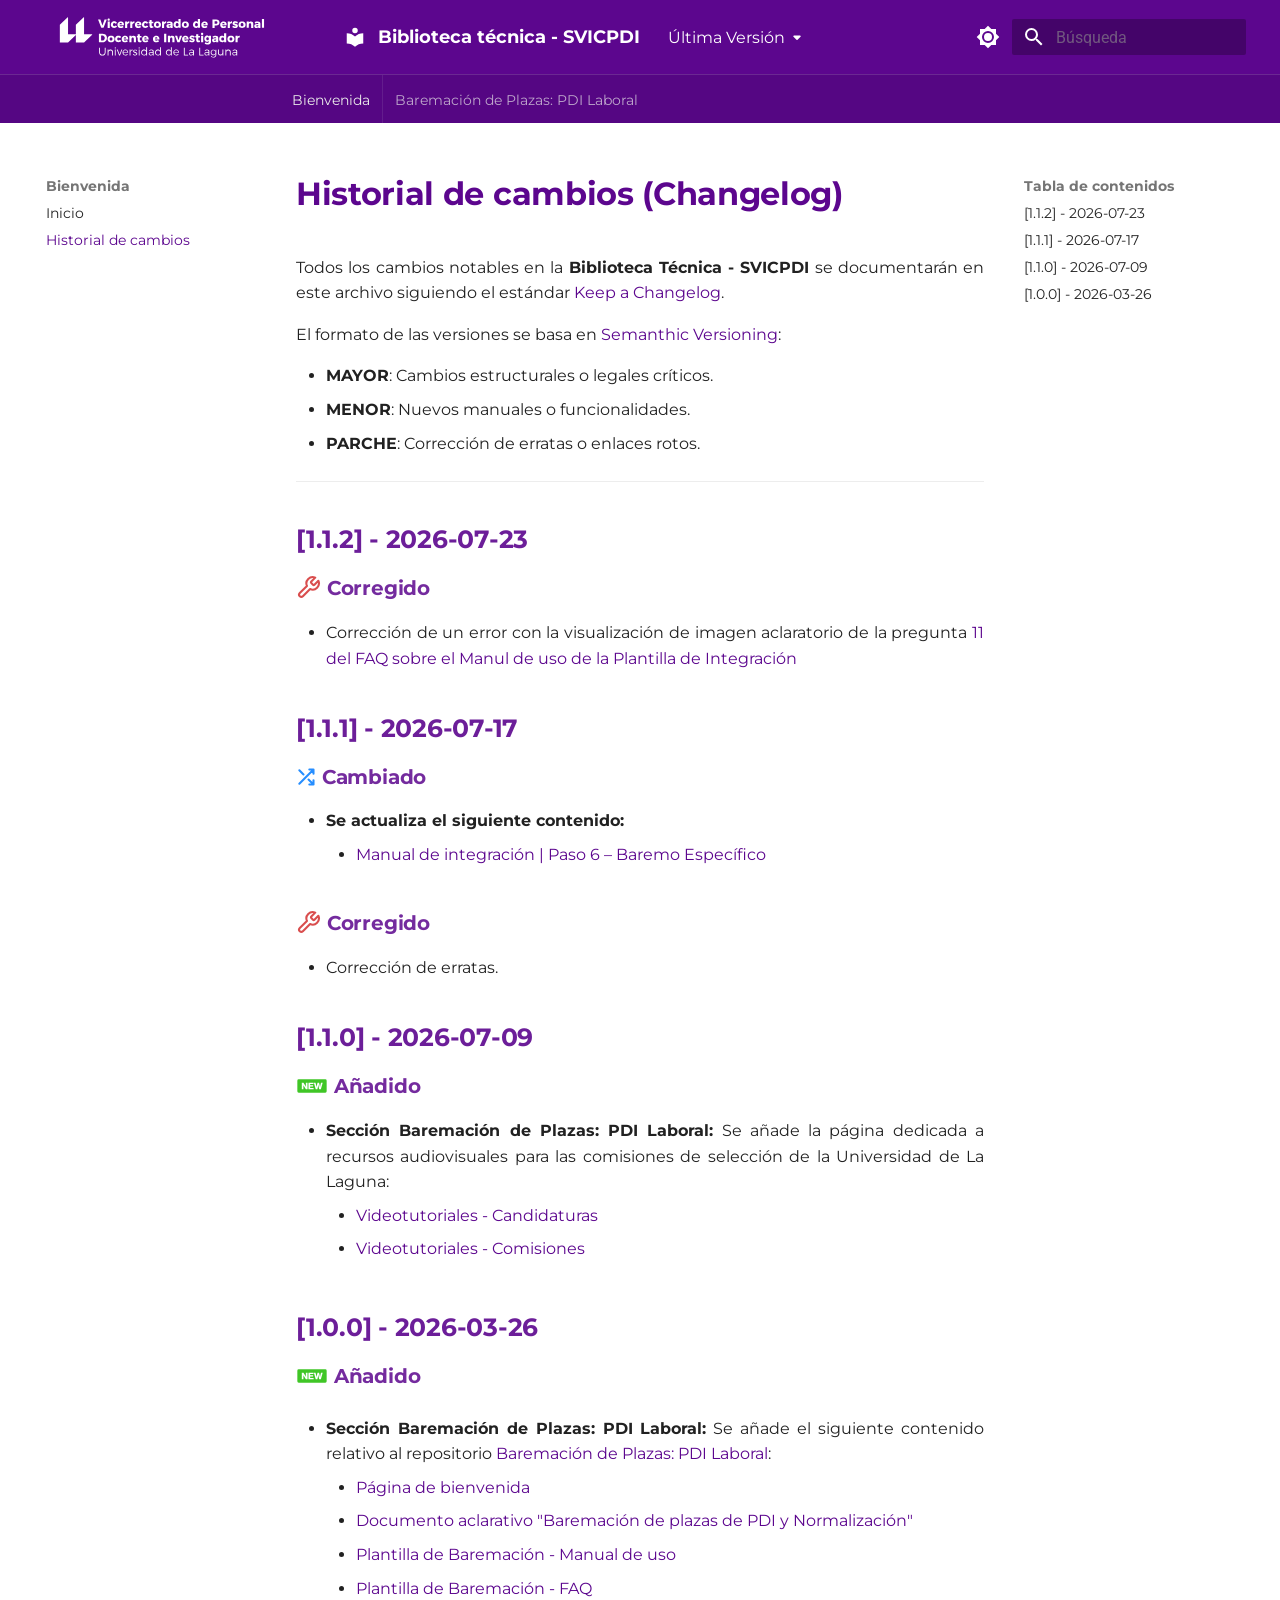
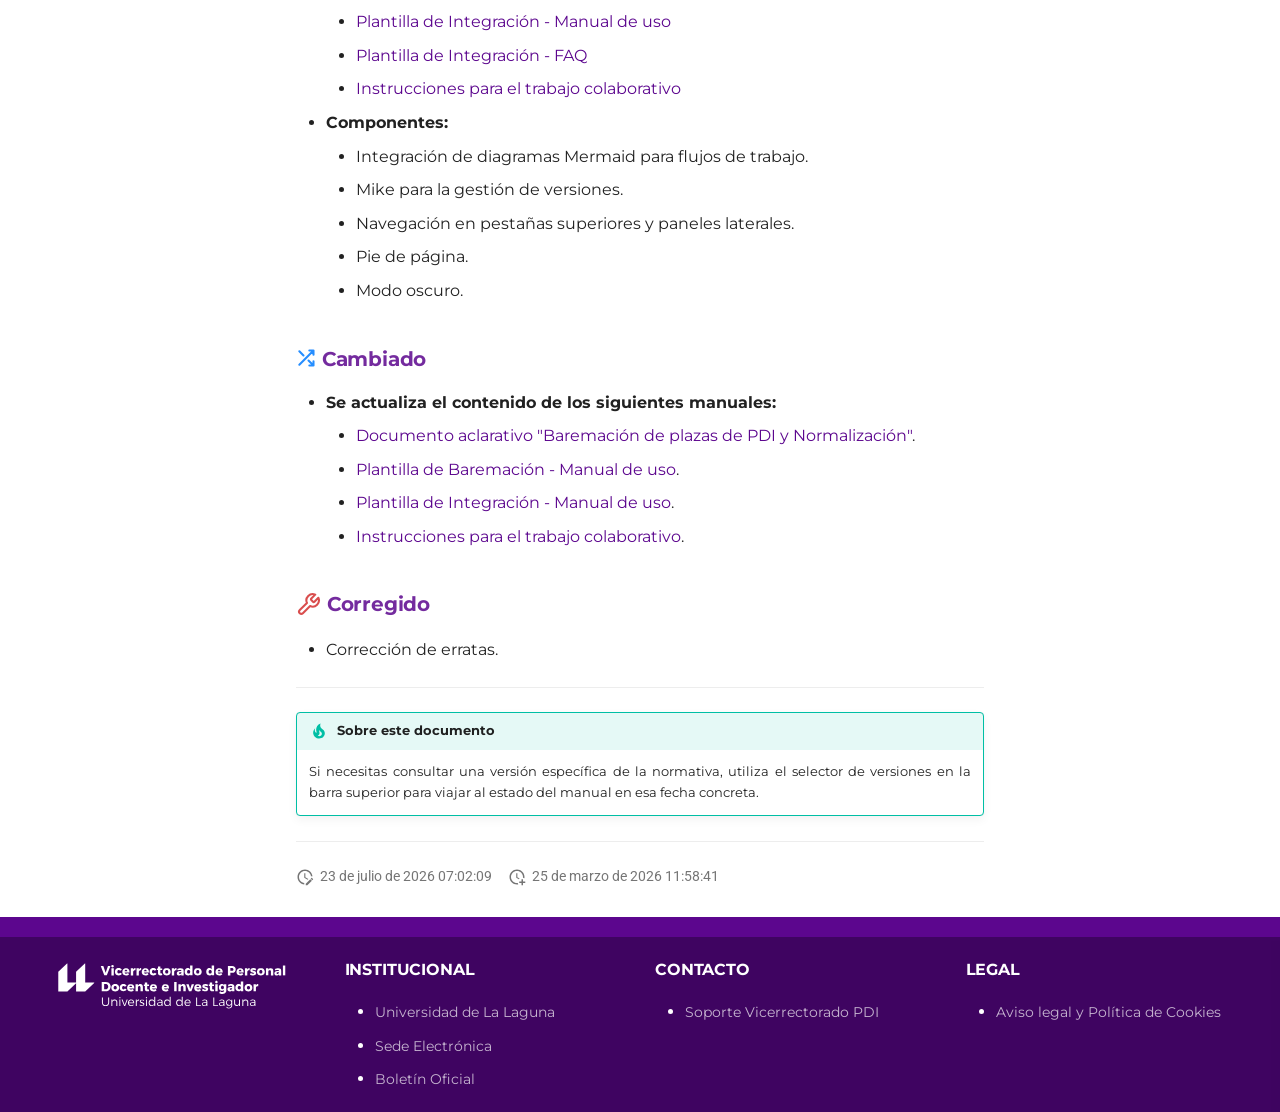
<file: latest/changelog/index.html>
<!DOCTYPE html><html lang="es" class="no-js"><head>
    
      <meta charset="utf-8">
      <meta name="viewport" content="width=device-width,initial-scale=1">
      
        <meta name="description" content="Biblioteca técnica del Soporte del Vicerrectorado de Personal Docente e Investigador (SVICPDI) de la Universidad de La Laguna (ULL)">
      
      
        <meta name="author" content="Víctor Leal Acosta">
      
      
        <link rel="canonical" href="https://svicpdi.github.io/biblioteca-tecnica/latest/changelog/">
      
      
        <link rel="prev" href="..">
      
      
        <link rel="next" href="../baremacion/">
      
      
        
      
      
      <link rel="icon" href="../assets/images/favicon.png">
      <meta name="generator" content="mkdocs-1.6.1, mkdocs-material-9.7.5">
    
    
      
        <title>Historial de cambios - Biblioteca técnica - SVICPDI</title>
      
    
    
      <link rel="stylesheet" href="../assets/stylesheets/main.484c7ddc.min.css">
      
        
        <link rel="stylesheet" href="../assets/stylesheets/palette.ab4e12ef.min.css">
      
      


    
    
      
    
    
      
        
        
        <link rel="preconnect" href="https://fonts.gstatic.com" crossorigin="">
        <link rel="stylesheet" href="https://fonts.googleapis.com/css?family=Roboto:300,300i,400,400i,700,700i%7CRoboto+Mono:400,400i,700,700i&amp;display=fallback">
        <style>:root{--md-text-font:"Roboto";--md-code-font:"Roboto Mono"}</style>
      
    
    
      <link rel="stylesheet" href="../extra.css">
    
    <script>__md_scope=new URL("..",location),__md_hash=e=>[...e].reduce(((e,_)=>(e<<5)-e+_.charCodeAt(0)),0),__md_get=(e,_=localStorage,t=__md_scope)=>JSON.parse(_.getItem(t.pathname+"."+e)),__md_set=(e,_,t=localStorage,a=__md_scope)=>{try{t.setItem(a.pathname+"."+e,JSON.stringify(_))}catch(e){}}</script>
    
      

    
    
  <link rel="preconnect" href="https://fonts.googleapis.com">
  <link rel="preconnect" href="https://fonts.gstatic.com" crossorigin="">
  <link href="https://fonts.googleapis.com/css2?family=Montserrat:wght@400;600;700&amp;display=swap" rel="stylesheet">

  <link href="../assets/stylesheets/glightbox.min.css" rel="stylesheet"><script src="../assets/javascripts/glightbox.min.js"></script><style id="glightbox-style">
            html.glightbox-open { overflow: initial; height: 100%; }
            .gslide-title { margin-top: 0px; user-select: text; }
            .gslide-desc { color: #666; user-select: text; }
            .gslide-image img { background: white; }
            .gscrollbar-fixer { padding-right: 15px; }
            .gdesc-inner { font-size: 0.75rem; }
            body[data-md-color-scheme="slate"] .gdesc-inner { background: var(--md-default-bg-color); }
            body[data-md-color-scheme="slate"] .gslide-title { color: var(--md-default-fg-color); }
            body[data-md-color-scheme="slate"] .gslide-desc { color: var(--md-default-fg-color); }
        </style></head>
  
  
    
    
      
    
    
    
    
    <body dir="ltr" data-md-color-scheme="default" data-md-color-primary="custom" data-md-color-accent="custom">
  
    
    <input class="md-toggle" data-md-toggle="drawer" type="checkbox" id="__drawer" autocomplete="off">
    <input class="md-toggle" data-md-toggle="search" type="checkbox" id="__search" autocomplete="off">
    <label class="md-overlay" for="__drawer"></label>
    <div data-md-component="skip">
      
        
        <a href="#historial-de-cambios-changelog" class="md-skip">
          Saltar a contenido
        </a>
      
    </div>
    <div data-md-component="announce">
      
    </div>
    
      <div data-md-color-scheme="default" data-md-component="outdated" hidden="">
        
      </div>
    
    
      

<header class="md-header" data-md-component="header">
  <nav class="md-header__inner md-grid" aria-label="Cabecera">
    <a href=".." title="Biblioteca técnica - SVICPDI" class="md-header__button md-logo" aria-label="Biblioteca técnica - SVICPDI" data-md-component="logo">
      
  <img src="../assets/images/logo.svg" alt="logo">

    </a>
    <label class="md-header__button md-icon" for="__drawer">
      
      <svg xmlns="http://www.w3.org/2000/svg" viewBox="0 0 24 24"><path d="M3 6h18v2H3zm0 5h18v2H3zm0 5h18v2H3z"></path></svg>
    </label>
    <div class="md-header__title" data-md-component="header-title">
      <div class="md-header__ellipsis">
        <div class="md-header__topic">
          <span class="md-ellipsis">
            Biblioteca técnica - SVICPDI
          </span>
        </div>
        <div class="md-header__topic" data-md-component="header-topic">
          <span class="md-ellipsis">
            
              Historial de cambios
            
          </span>
        </div>
      </div>
    </div>
    
      
        <form class="md-header__option" data-md-component="palette">
  
    
    
    
    <input class="md-option" data-md-color-media="(prefers-color-scheme: light)" data-md-color-scheme="default" data-md-color-primary="custom" data-md-color-accent="custom" aria-label="Cambiar a modo oscuro" type="radio" name="__palette" id="__palette_0">
    
      <label class="md-header__button md-icon" title="Cambiar a modo oscuro" for="__palette_1" hidden="">
        <svg xmlns="http://www.w3.org/2000/svg" viewBox="0 0 24 24"><path d="M12 8a4 4 0 0 0-4 4 4 4 0 0 0 4 4 4 4 0 0 0 4-4 4 4 0 0 0-4-4m0 10a6 6 0 0 1-6-6 6 6 0 0 1 6-6 6 6 0 0 1 6 6 6 6 0 0 1-6 6m8-9.31V4h-4.69L12 .69 8.69 4H4v4.69L.69 12 4 15.31V20h4.69L12 23.31 15.31 20H20v-4.69L23.31 12z"></path></svg>
      </label>
    
  
    
    
    
    <input class="md-option" data-md-color-media="(prefers-color-scheme: dark)" data-md-color-scheme="slate" data-md-color-primary="custom" data-md-color-accent="custom" aria-label="Cambiar a modo claro" type="radio" name="__palette" id="__palette_1">
    
      <label class="md-header__button md-icon" title="Cambiar a modo claro" for="__palette_0" hidden="">
        <svg xmlns="http://www.w3.org/2000/svg" viewBox="0 0 24 24"><path d="M12 18c-.89 0-1.74-.2-2.5-.55C11.56 16.5 13 14.42 13 12s-1.44-4.5-3.5-5.45C10.26 6.2 11.11 6 12 6a6 6 0 0 1 6 6 6 6 0 0 1-6 6m8-9.31V4h-4.69L12 .69 8.69 4H4v4.69L.69 12 4 15.31V20h4.69L12 23.31 15.31 20H20v-4.69L23.31 12z"></path></svg>
      </label>
    
  
</form>
      
    
    
      <script>var palette=__md_get("__palette");if(palette&&palette.color){if("(prefers-color-scheme)"===palette.color.media){var media=matchMedia("(prefers-color-scheme: light)"),input=document.querySelector(media.matches?"[data-md-color-media='(prefers-color-scheme: light)']":"[data-md-color-media='(prefers-color-scheme: dark)']");palette.color.media=input.getAttribute("data-md-color-media"),palette.color.scheme=input.getAttribute("data-md-color-scheme"),palette.color.primary=input.getAttribute("data-md-color-primary"),palette.color.accent=input.getAttribute("data-md-color-accent")}for(var[key,value]of Object.entries(palette.color))document.body.setAttribute("data-md-color-"+key,value)}</script>
    
    
    
      
      
        <label class="md-header__button md-icon" for="__search">
          
          <svg xmlns="http://www.w3.org/2000/svg" viewBox="0 0 24 24"><path d="M9.5 3A6.5 6.5 0 0 1 16 9.5c0 1.61-.59 3.09-1.56 4.23l.27.27h.79l5 5-1.5 1.5-5-5v-.79l-.27-.27A6.52 6.52 0 0 1 9.5 16 6.5 6.5 0 0 1 3 9.5 6.5 6.5 0 0 1 9.5 3m0 2C7 5 5 7 5 9.5S7 14 9.5 14 14 12 14 9.5 12 5 9.5 5"></path></svg>
        </label>
        <div class="md-search" data-md-component="search" role="dialog">
  <label class="md-search__overlay" for="__search"></label>
  <div class="md-search__inner" role="search">
    <form class="md-search__form" name="search">
      <input type="text" class="md-search__input" name="query" aria-label="Búsqueda" placeholder="Búsqueda" autocapitalize="off" autocorrect="off" autocomplete="off" spellcheck="false" data-md-component="search-query" required="">
      <label class="md-search__icon md-icon" for="__search">
        
        <svg xmlns="http://www.w3.org/2000/svg" viewBox="0 0 24 24"><path d="M9.5 3A6.5 6.5 0 0 1 16 9.5c0 1.61-.59 3.09-1.56 4.23l.27.27h.79l5 5-1.5 1.5-5-5v-.79l-.27-.27A6.52 6.52 0 0 1 9.5 16 6.5 6.5 0 0 1 3 9.5 6.5 6.5 0 0 1 9.5 3m0 2C7 5 5 7 5 9.5S7 14 9.5 14 14 12 14 9.5 12 5 9.5 5"></path></svg>
        
        <svg xmlns="http://www.w3.org/2000/svg" viewBox="0 0 24 24"><path d="M20 11v2H8l5.5 5.5-1.42 1.42L4.16 12l7.92-7.92L13.5 5.5 8 11z"></path></svg>
      </label>
      <nav class="md-search__options" aria-label="Buscar">
        
        <button type="reset" class="md-search__icon md-icon" title="Limpiar" aria-label="Limpiar" tabindex="-1">
          
          <svg xmlns="http://www.w3.org/2000/svg" viewBox="0 0 24 24"><path d="M19 6.41 17.59 5 12 10.59 6.41 5 5 6.41 10.59 12 5 17.59 6.41 19 12 13.41 17.59 19 19 17.59 13.41 12z"></path></svg>
        </button>
      </nav>
      
        <div class="md-search__suggest" data-md-component="search-suggest"></div>
      
    </form>
    <div class="md-search__output">
      <div class="md-search__scrollwrap" tabindex="0" data-md-scrollfix="">
        <div class="md-search-result" data-md-component="search-result">
          <div class="md-search-result__meta">
            Inicializando búsqueda
          </div>
          <ol class="md-search-result__list" role="presentation"></ol>
        </div>
      </div>
    </div>
  </div>
</div>
      
    
    
  </nav>
  
</header>
    
    <div class="md-container" data-md-component="container">
      
      
        
          
            
<nav class="md-tabs" aria-label="Pestañas" data-md-component="tabs">
  <div class="md-grid">
    <ul class="md-tabs__list">
      
        
  
  
  
    
  
  
    
    
      <li class="md-tabs__item md-tabs__item--active">
        <a href=".." class="md-tabs__link">
          
  
  
  Bienvenida

        </a>
      </li>
    
  

      
        
  
  
  
  
    
    
      <li class="md-tabs__item">
        <a href="../baremacion/" class="md-tabs__link">
          
  
  
  Baremación de Plazas: PDI Laboral

        </a>
      </li>
    
  

      
    </ul>
  </div>
</nav>
          
        
      
      <main class="md-main" data-md-component="main">
        <div class="md-main__inner md-grid">
          
            
              
              <div class="md-sidebar md-sidebar--primary" data-md-component="sidebar" data-md-type="navigation">
                <div class="md-sidebar__scrollwrap">
                  <div class="md-sidebar__inner">
                    


  


<nav class="md-nav md-nav--primary md-nav--lifted" aria-label="Navegación" data-md-level="0">
  <label class="md-nav__title" for="__drawer">
    <a href=".." title="Biblioteca técnica - SVICPDI" class="md-nav__button md-logo" aria-label="Biblioteca técnica - SVICPDI" data-md-component="logo">
      
  <img src="../assets/images/logo.svg" alt="logo">

    </a>
    Biblioteca técnica - SVICPDI
  </label>
  
  <ul class="md-nav__list" data-md-scrollfix="">
    
      
      
  
  
    
  
  
  
    
    
    
    
      
        
        
      
      
        
      
    
    
    <li class="md-nav__item md-nav__item--active md-nav__item--section md-nav__item--nested">
      
        
        
        <input class="md-nav__toggle md-toggle " type="checkbox" id="__nav_1" checked="">
        
          
          <label class="md-nav__link" for="__nav_1" id="__nav_1_label" tabindex="">
            
  
  
  <span class="md-ellipsis">
    
  
    Bienvenida
  

    
  </span>
  
  

            <span class="md-nav__icon md-icon"></span>
          </label>
        
        <nav class="md-nav" data-md-level="1" aria-labelledby="__nav_1_label" aria-expanded="true">
          <label class="md-nav__title" for="__nav_1">
            <span class="md-nav__icon md-icon"></span>
            
  
    Bienvenida
  

          </label>
          <ul class="md-nav__list" data-md-scrollfix="">
            
              
                
  
  
  
  
    <li class="md-nav__item">
      <a href=".." class="md-nav__link">
        
  
  
  <span class="md-ellipsis">
    
  
    Inicio
  

    
  </span>
  
  

      </a>
    </li>
  

              
            
              
                
  
  
    
  
  
  
    <li class="md-nav__item md-nav__item--active">
      
      <input class="md-nav__toggle md-toggle" type="checkbox" id="__toc">
      
      
        
      
      
        <label class="md-nav__link md-nav__link--active" for="__toc">
          
  
  
  <span class="md-ellipsis">
    
  
    Historial de cambios
  

    
  </span>
  
  

          <span class="md-nav__icon md-icon"></span>
        </label>
      
      <a href="./" class="md-nav__link md-nav__link--active">
        
  
  
  <span class="md-ellipsis">
    
  
    Historial de cambios
  

    
  </span>
  
  

      </a>
      
        

<nav class="md-nav md-nav--secondary" aria-label="Tabla de contenidos">
  
  
  
    
  
  
    <label class="md-nav__title" for="__toc">
      <span class="md-nav__icon md-icon"></span>
      Tabla de contenidos
    </label>
    <ul class="md-nav__list" data-md-component="toc" data-md-scrollfix="">
      
        <li class="md-nav__item">
  <a href="#112-2026-07-23" class="md-nav__link">
    <span class="md-ellipsis">
      
        [1.1.2] - 2026-07-23
      
    </span>
  </a>
  
</li>
      
        <li class="md-nav__item">
  <a href="#111-2026-07-17" class="md-nav__link">
    <span class="md-ellipsis">
      
        [1.1.1] - 2026-07-17
      
    </span>
  </a>
  
</li>
      
        <li class="md-nav__item">
  <a href="#110-2026-07-09" class="md-nav__link">
    <span class="md-ellipsis">
      
        [1.1.0] - 2026-07-09
      
    </span>
  </a>
  
</li>
      
        <li class="md-nav__item">
  <a href="#100-2026-03-26" class="md-nav__link">
    <span class="md-ellipsis">
      
        [1.0.0] - 2026-03-26
      
    </span>
  </a>
  
</li>
      
    </ul>
  
</nav>
      
    </li>
  

              
            
          </ul>
        </nav>
      
    </li>
  

    
      
      
  
  
  
  
    
    
    
    
      
      
        
      
    
    
    <li class="md-nav__item md-nav__item--nested">
      
        
        
          
        
        <input class="md-nav__toggle md-toggle md-toggle--indeterminate" type="checkbox" id="__nav_2">
        
          
          <label class="md-nav__link" for="__nav_2" id="__nav_2_label" tabindex="0">
            
  
  
  <span class="md-ellipsis">
    
  
    Baremación de Plazas: PDI Laboral
  

    
  </span>
  
  

            <span class="md-nav__icon md-icon"></span>
          </label>
        
        <nav class="md-nav" data-md-level="1" aria-labelledby="__nav_2_label" aria-expanded="false">
          <label class="md-nav__title" for="__nav_2">
            <span class="md-nav__icon md-icon"></span>
            
  
    Baremación de Plazas: PDI Laboral
  

          </label>
          <ul class="md-nav__list" data-md-scrollfix="">
            
              
                
  
  
  
  
    <li class="md-nav__item">
      <a href="../baremacion/" class="md-nav__link">
        
  
  
  <span class="md-ellipsis">
    
  
    Bienvenida
  

    
  </span>
  
  

      </a>
    </li>
  

              
            
              
                
  
  
  
  
    
    
    
    
      
      
        
      
    
    
    <li class="md-nav__item md-nav__item--nested">
      
        
        
          
        
        <input class="md-nav__toggle md-toggle md-toggle--indeterminate" type="checkbox" id="__nav_2_2">
        
          
          <label class="md-nav__link" for="__nav_2_2" id="__nav_2_2_label" tabindex="0">
            
  
  
  <span class="md-ellipsis">
    
  
    Común
  

    
  </span>
  
  

            <span class="md-nav__icon md-icon"></span>
          </label>
        
        <nav class="md-nav" data-md-level="2" aria-labelledby="__nav_2_2_label" aria-expanded="false">
          <label class="md-nav__title" for="__nav_2_2">
            <span class="md-nav__icon md-icon"></span>
            
  
    Común
  

          </label>
          <ul class="md-nav__list" data-md-scrollfix="">
            
              
                
  
  
  
  
    <li class="md-nav__item">
      <a href="../baremacion/comunes/normalizacion/" class="md-nav__link">
        
  
  
  <span class="md-ellipsis">
    
  
    Baremación de plazas de PDI y Normalización
  

    
  </span>
  
  

      </a>
    </li>
  

              
            
          </ul>
        </nav>
      
    </li>
  

              
            
              
                
  
  
  
  
    
    
    
    
      
      
        
      
    
    
    <li class="md-nav__item md-nav__item--nested">
      
        
        
          
        
        <input class="md-nav__toggle md-toggle md-toggle--indeterminate" type="checkbox" id="__nav_2_3">
        
          
          <label class="md-nav__link" for="__nav_2_3" id="__nav_2_3_label" tabindex="0">
            
  
  
  <span class="md-ellipsis">
    
  
    Candidaturas
  

    
  </span>
  
  

            <span class="md-nav__icon md-icon"></span>
          </label>
        
        <nav class="md-nav" data-md-level="2" aria-labelledby="__nav_2_3_label" aria-expanded="false">
          <label class="md-nav__title" for="__nav_2_3">
            <span class="md-nav__icon md-icon"></span>
            
  
    Candidaturas
  

          </label>
          <ul class="md-nav__list" data-md-scrollfix="">
            
              
                
  
  
  
  
    <li class="md-nav__item">
      <a href="../baremacion/candidaturas/manual_plantilla/" class="md-nav__link">
        
  
  
  <span class="md-ellipsis">
    
  
    Plantilla de Baremación - Manual de uso
  

    
  </span>
  
  

      </a>
    </li>
  

              
            
              
                
  
  
  
  
    <li class="md-nav__item">
      <a href="../baremacion/candidaturas/videotutoriales_candidaturas/" class="md-nav__link">
        
  
  
  <span class="md-ellipsis">
    
  
    Videotutoriales - Candidaturas
  

    
  </span>
  
  

      </a>
    </li>
  

              
            
              
                
  
  
  
  
    <li class="md-nav__item">
      <a href="../baremacion/candidaturas/faq_plantilla/" class="md-nav__link">
        
  
  
  <span class="md-ellipsis">
    
  
    Plantilla de Baremación - FAQ
  

    
  </span>
  
  

      </a>
    </li>
  

              
            
          </ul>
        </nav>
      
    </li>
  

              
            
              
                
  
  
  
  
    
    
    
    
      
      
        
      
    
    
    <li class="md-nav__item md-nav__item--nested">
      
        
        
          
        
        <input class="md-nav__toggle md-toggle md-toggle--indeterminate" type="checkbox" id="__nav_2_4">
        
          
          <label class="md-nav__link" for="__nav_2_4" id="__nav_2_4_label" tabindex="0">
            
  
  
  <span class="md-ellipsis">
    
  
    Comisiones
  

    
  </span>
  
  

            <span class="md-nav__icon md-icon"></span>
          </label>
        
        <nav class="md-nav" data-md-level="2" aria-labelledby="__nav_2_4_label" aria-expanded="false">
          <label class="md-nav__title" for="__nav_2_4">
            <span class="md-nav__icon md-icon"></span>
            
  
    Comisiones
  

          </label>
          <ul class="md-nav__list" data-md-scrollfix="">
            
              
                
  
  
  
  
    <li class="md-nav__item">
      <a href="../baremacion/comisiones/manual_integracion/" class="md-nav__link">
        
  
  
  <span class="md-ellipsis">
    
  
    Plantilla de Integración - Manual de uso
  

    
  </span>
  
  

      </a>
    </li>
  

              
            
              
                
  
  
  
  
    <li class="md-nav__item">
      <a href="../baremacion/comisiones/videotutoriales_comisiones/" class="md-nav__link">
        
  
  
  <span class="md-ellipsis">
    
  
    Videotutoriales - Comisiones
  

    
  </span>
  
  

      </a>
    </li>
  

              
            
              
                
  
  
  
  
    <li class="md-nav__item">
      <a href="../baremacion/comisiones/faq_integracion/" class="md-nav__link">
        
  
  
  <span class="md-ellipsis">
    
  
    Plantilla de Integración - FAQ
  

    
  </span>
  
  

      </a>
    </li>
  

              
            
              
                
  
  
  
  
    <li class="md-nav__item">
      <a href="../baremacion/comisiones/colaboracion/" class="md-nav__link">
        
  
  
  <span class="md-ellipsis">
    
  
    Instrucciones para el trabajo colaborativo
  

    
  </span>
  
  

      </a>
    </li>
  

              
            
          </ul>
        </nav>
      
    </li>
  

              
            
          </ul>
        </nav>
      
    </li>
  

    
  </ul>
</nav>
                  </div>
                </div>
              </div>
            
            
              
              <div class="md-sidebar md-sidebar--secondary" data-md-component="sidebar" data-md-type="toc">
                <div class="md-sidebar__scrollwrap">
                  <div class="md-sidebar__inner">
                    

<nav class="md-nav md-nav--secondary" aria-label="Tabla de contenidos">
  
  
  
    
  
  
    <label class="md-nav__title" for="__toc">
      <span class="md-nav__icon md-icon"></span>
      Tabla de contenidos
    </label>
    <ul class="md-nav__list" data-md-component="toc" data-md-scrollfix="">
      
        <li class="md-nav__item">
  <a href="#112-2026-07-23" class="md-nav__link">
    <span class="md-ellipsis">
      
        [1.1.2] - 2026-07-23
      
    </span>
  </a>
  
</li>
      
        <li class="md-nav__item">
  <a href="#111-2026-07-17" class="md-nav__link">
    <span class="md-ellipsis">
      
        [1.1.1] - 2026-07-17
      
    </span>
  </a>
  
</li>
      
        <li class="md-nav__item">
  <a href="#110-2026-07-09" class="md-nav__link">
    <span class="md-ellipsis">
      
        [1.1.0] - 2026-07-09
      
    </span>
  </a>
  
</li>
      
        <li class="md-nav__item">
  <a href="#100-2026-03-26" class="md-nav__link">
    <span class="md-ellipsis">
      
        [1.0.0] - 2026-03-26
      
    </span>
  </a>
  
</li>
      
    </ul>
  
</nav>
                  </div>
                </div>
              </div>
            
          
          
            <div class="md-content" data-md-component="content">
              
              <article class="md-content__inner md-typeset">
                
                  



<h1 id="historial-de-cambios-changelog">Historial de cambios (Changelog)<a class="headerlink" href="#historial-de-cambios-changelog" title="Permanent link">¶</a></h1>
<p>Todos los cambios notables en la <strong>Biblioteca Técnica - SVICPDI</strong> se documentarán en este archivo siguiendo el estándar <a href="https://keepachangelog.com/es-ES/1.1.0/">Keep a Changelog</a>.</p>
<p>El formato de las versiones se basa en <a href="https://semver.org/lang/es/">Semanthic Versioning</a>:</p>
<ul>
<li><strong>MAYOR</strong>: Cambios estructurales o legales críticos.</li>
<li><strong>MENOR</strong>: Nuevos manuales o funcionalidades.</li>
<li><strong>PARCHE</strong>: Corrección de erratas o enlaces rotos.</li>
</ul>
<hr>
<h2 id="112-2026-07-23">[1.1.2] - 2026-07-23<a class="headerlink" href="#112-2026-07-23" title="Permanent link">¶</a></h2>
<h3 id="corregido"><svg width="25px" height="25px" viewBox="0 0 24 24" fill="none" xmlns="http://www.w3.org/2000/svg" stroke="#d32f2f" stroke-width="2" stroke-linecap="round" stroke-linejoin="round" style="vertical-align: middle; margin-bottom: 4px;"><path d="M14.7 6.3a1 1 0 0 0 0 1.4l1.6 1.6a1 1 0 0 0 1.4 0l3.77-3.77a6 6 0 0 1-7.94 7.94l-6.91 6.91a2.12 2.12 0 0 1-3-3l6.91-6.91a6 6 0 0 1 7.94-7.94l-3.77 3.77z"></path></svg> Corregido<a class="headerlink" href="#corregido" title="Permanent link">¶</a></h3>
<ul>
<li>Corrección de un error con la visualización de imagen aclaratorio de la pregunta <a href="baremacion/comisiones/faq_integracion/#el-resumen-de-las-puntuaciones-muestra-estas-como-si-estuvieran-divididas-por-mil">11 del FAQ sobre el Manul de uso de la Plantilla de Integración</a></li>
</ul>
<h2 id="111-2026-07-17">[1.1.1] - 2026-07-17<a class="headerlink" href="#111-2026-07-17" title="Permanent link">¶</a></h2>
<h3 id="cambiado"><svg width="20px" height="20px" viewBox="0 0 24 24" xmlns="http://www.w3.org/2000/svg" fill="none" stroke="#007bff" stroke-width="2.5" stroke-linecap="round" stroke-linejoin="round" style="vertical-align: middle; margin-bottom: 4px;"><path d="M16 3h5v5M4 20L21 3M21 16v5h-5M15 15l6 6M4 4l5 5"></path></svg> Cambiado<a class="headerlink" href="#cambiado" title="Permanent link">¶</a></h3>
<ul>
<li><strong>Se actualiza el siguiente contenido:</strong><ul>
<li><a href="../baremacion/comisiones/manual_integracion/#paso-6-baremo-especifico">Manual de integración | Paso 6 – Baremo Específico</a></li>
</ul>
</li>
</ul>
<h3 id="corregido_1"><svg width="25px" height="25px" viewBox="0 0 24 24" fill="none" xmlns="http://www.w3.org/2000/svg" stroke="#d32f2f" stroke-width="2" stroke-linecap="round" stroke-linejoin="round" style="vertical-align: middle; margin-bottom: 4px;"><path d="M14.7 6.3a1 1 0 0 0 0 1.4l1.6 1.6a1 1 0 0 0 1.4 0l3.77-3.77a6 6 0 0 1-7.94 7.94l-6.91 6.91a2.12 2.12 0 0 1-3-3l6.91-6.91a6 6 0 0 1 7.94-7.94l-3.77 3.77z"></path></svg> Corregido<a class="headerlink" href="#corregido_1" title="Permanent link">¶</a></h3>
<ul>
<li>Corrección de erratas.</li>
</ul>
<h2 id="110-2026-07-09">[1.1.0] - 2026-07-09<a class="headerlink" href="#110-2026-07-09" title="Permanent link">¶</a></h2>
<h3 id="anadido"><svg width="32px" height="32px" viewBox="0 0 48 48" xmlns="http://www.w3.org/2000/svg" fill="#1fbd00" style="vertical-align: middle; margin-top: -4px; border: none; outline: none;"><g id="icons_Q2"><path d="M44,14H4a2,2,0,0,0-2,2V32a2,2,0,0,0,2,2H44a2,2,0,0,0,2-2V16A2,2,0,0,0,44,14ZM17.3,29H14.8l-3-5-.7-1.3h0V29H8.7V19h2.5l3,5,.6,1.3h.1s-.1-1.2-.1-1.6V19h2.5Zm9.1,0H18.7V19h7.6v2H21.2v1.8h4.4v2H21.2v2.1h5.2Zm10.9,0H34.8l-1-4.8c-.2-.8-.4-1.9-.4-1.9h0s-.2,1.1-.3,1.9L32,29H29.6L26.8,19h2.5l1,4.2a20.1,20.1,0,0,1,.5,2.5h0l.5-2.4,1-4.3h2.3l.9,4.3.5,2.4h0l.5-2.5,1-4.2H40Z"></path></g></svg> Añadido<a class="headerlink" href="#anadido" title="Permanent link">¶</a></h3>
<ul>
<li><strong>Sección Baremación de Plazas: PDI Laboral:</strong> Se añade la página dedicada a recursos audiovisuales para las comisiones de selección de la Universidad de La Laguna:<ul>
<li><a href="../baremacion/candidaturas/videotutoriales_candidaturas/">Videotutoriales - Candidaturas</a></li>
<li><a href="../baremacion/comisiones/videotutoriales_comisiones/">Videotutoriales - Comisiones</a></li>
</ul>
</li>
</ul>
<h2 id="100-2026-03-26">[1.0.0] - 2026-03-26<a class="headerlink" href="#100-2026-03-26" title="Permanent link">¶</a></h2>
<h3 id="anadido_1"><svg width="32px" height="32px" viewBox="0 0 48 48" xmlns="http://www.w3.org/2000/svg" fill="#1fbd00" style="vertical-align: middle; margin-top: -4px; border: none; outline: none;"><g id="icons_Q2"><path d="M44,14H4a2,2,0,0,0-2,2V32a2,2,0,0,0,2,2H44a2,2,0,0,0,2-2V16A2,2,0,0,0,44,14ZM17.3,29H14.8l-3-5-.7-1.3h0V29H8.7V19h2.5l3,5,.6,1.3h.1s-.1-1.2-.1-1.6V19h2.5Zm9.1,0H18.7V19h7.6v2H21.2v1.8h4.4v2H21.2v2.1h5.2Zm10.9,0H34.8l-1-4.8c-.2-.8-.4-1.9-.4-1.9h0s-.2,1.1-.3,1.9L32,29H29.6L26.8,19h2.5l1,4.2a20.1,20.1,0,0,1,.5,2.5h0l.5-2.4,1-4.3h2.3l.9,4.3.5,2.4h0l.5-2.5,1-4.2H40Z"></path></g></svg> Añadido<a class="headerlink" href="#anadido_1" title="Permanent link">¶</a></h3>
<ul>
<li>
<p><strong>Sección Baremación de Plazas: PDI Laboral:</strong> Se añade el siguiente contenido relativo al repositorio <a href="https://sites.google.com/ull.edu.es/soporte-vicpdi/repositorios/baremacion-pdil">Baremación de Plazas: PDI Laboral</a>:</p>
<ul>
<li><a href="../baremacion/">Página de bienvenida</a></li>
<li><a href="../baremacion/comunes/normalizacion/">Documento aclarativo "Baremación de plazas de PDI y Normalización"</a></li>
<li><a href="../baremacion/candidaturas/manual_plantilla/">Plantilla de Baremación - Manual de uso</a></li>
<li><a href="../baremacion/candidaturas/faq_plantilla/">Plantilla de Baremación - FAQ</a></li>
<li><a href="../baremacion/comisiones/manual_integracion/">Plantilla de Integración - Manual de uso</a></li>
<li><a href="../baremacion/comisiones/faq_integracion/">Plantilla de Integración - FAQ</a></li>
<li><a href="../baremacion/comisiones/colaboracion/">Instrucciones para el trabajo colaborativo</a></li>
</ul>
</li>
<li>
<p><strong>Componentes:</strong></p>
<ul>
<li>Integración de diagramas Mermaid para flujos de trabajo.</li>
<li>Mike para la gestión de versiones.</li>
<li>Navegación en pestañas superiores y paneles laterales.</li>
<li>Pie de página.</li>
<li>Modo oscuro.</li>
</ul>
</li>
</ul>
<h3 id="cambiado_1"><svg width="20px" height="20px" viewBox="0 0 24 24" xmlns="http://www.w3.org/2000/svg" fill="none" stroke="#007bff" stroke-width="2.5" stroke-linecap="round" stroke-linejoin="round" style="vertical-align: middle; margin-bottom: 4px;"><path d="M16 3h5v5M4 20L21 3M21 16v5h-5M15 15l6 6M4 4l5 5"></path></svg> Cambiado<a class="headerlink" href="#cambiado_1" title="Permanent link">¶</a></h3>
<ul>
<li><strong>Se actualiza el contenido de los siguientes manuales:</strong><ul>
<li><a href="../baremacion/comunes/normalizacion/">Documento aclarativo "Baremación de plazas de PDI y Normalización"</a>.</li>
<li><a href="../baremacion/candidaturas/manual_plantilla/">Plantilla de Baremación - Manual de uso</a>.</li>
<li><a href="../baremacion/comisiones/manual_integracion/">Plantilla de Integración - Manual de uso</a>.</li>
<li><a href="../baremacion/comisiones/colaboracion/">Instrucciones para el trabajo colaborativo</a>.</li>
</ul>
</li>
</ul>
<h3 id="corregido_2"><svg width="25px" height="25px" viewBox="0 0 24 24" fill="none" xmlns="http://www.w3.org/2000/svg" stroke="#d32f2f" stroke-width="2" stroke-linecap="round" stroke-linejoin="round" style="vertical-align: middle; margin-bottom: 4px;"><path d="M14.7 6.3a1 1 0 0 0 0 1.4l1.6 1.6a1 1 0 0 0 1.4 0l3.77-3.77a6 6 0 0 1-7.94 7.94l-6.91 6.91a2.12 2.12 0 0 1-3-3l6.91-6.91a6 6 0 0 1 7.94-7.94l-3.77 3.77z"></path></svg> Corregido<a class="headerlink" href="#corregido_2" title="Permanent link">¶</a></h3>
<ul>
<li>Corrección de erratas.</li>
</ul>
<hr>
<div class="admonition tip">
<p class="admonition-title">Sobre este documento</p>
<p>Si necesitas consultar una versión específica de la normativa, utiliza el selector de versiones en la barra superior para viajar al estado del manual en esa fecha concreta.</p>
</div>
<hr>







  
    
  
  
    
  


  <aside class="md-source-file">
    
      
  <span class="md-source-file__fact">
    <span class="md-icon" title="Última actualización">
      <svg xmlns="http://www.w3.org/2000/svg" viewBox="0 0 24 24"><path d="M21 13.1c-.1 0-.3.1-.4.2l-1 1 2.1 2.1 1-1c.2-.2.2-.6 0-.8l-1.3-1.3c-.1-.1-.2-.2-.4-.2m-1.9 1.8-6.1 6V23h2.1l6.1-6.1zM12.5 7v5.2l4 2.4-1 1L11 13V7zM11 21.9c-5.1-.5-9-4.8-9-9.9C2 6.5 6.5 2 12 2c5.3 0 9.6 4.1 10 9.3-.3-.1-.6-.2-1-.2s-.7.1-1 .2C19.6 7.2 16.2 4 12 4c-4.4 0-8 3.6-8 8 0 4.1 3.1 7.5 7.1 7.9l-.1.2z"></path></svg>
    </span>
    <span class="git-revision-date-localized-plugin git-revision-date-localized-plugin-datetime" title="23 de julio de 2026 07:02:09 UTC">23 de julio de 2026 07:02:09</span>
  </span>

    
    
      
  <span class="md-source-file__fact">
    <span class="md-icon" title="Creado">
      <svg xmlns="http://www.w3.org/2000/svg" viewBox="0 0 24 24"><path d="M14.47 15.08 11 13V7h1.5v5.25l3.08 1.83c-.41.28-.79.62-1.11 1m-1.39 4.84c-.36.05-.71.08-1.08.08-4.42 0-8-3.58-8-8s3.58-8 8-8 8 3.58 8 8c0 .37-.03.72-.08 1.08.69.1 1.33.32 1.92.64.1-.56.16-1.13.16-1.72 0-5.5-4.5-10-10-10S2 6.5 2 12s4.47 10 10 10c.59 0 1.16-.06 1.72-.16-.32-.59-.54-1.23-.64-1.92M18 15v3h-3v2h3v3h2v-3h3v-2h-3v-3z"></path></svg>
    </span>
    <span class="git-revision-date-localized-plugin git-revision-date-localized-plugin-datetime" title="25 de marzo de 2026 11:58:41 UTC">25 de marzo de 2026 11:58:41</span>
  </span>

    
    
    
  </aside>





                
              </article>
            </div>
          
          
  <script>var tabs=__md_get("__tabs");if(Array.isArray(tabs))e:for(var set of document.querySelectorAll(".tabbed-set")){var labels=set.querySelector(".tabbed-labels");for(var tab of tabs)for(var label of labels.getElementsByTagName("label"))if(label.innerText.trim()===tab){var input=document.getElementById(label.htmlFor);input.checked=!0;continue e}}</script>

<script>var target=document.getElementById(location.hash.slice(1));target&&target.name&&(target.checked=target.name.startsWith("__tabbed_"))</script>
        </div>
        
          <button type="button" class="md-top md-icon" data-md-component="top" hidden="">
  
  <svg xmlns="http://www.w3.org/2000/svg" viewBox="0 0 24 24"><path d="M13 20h-2V8l-5.5 5.5-1.42-1.42L12 4.16l7.92 7.92-1.42 1.42L13 8z"></path></svg>
  Volver al principio
</button>
        
      </main>
      
<footer class="footer-wrapper">
    <div class="md-footer-meta md-typeset">
        <div class="md-footer-meta__inner md-grid">
            <div class="footer-container">

                <!-- Logo Institucional -->
                <div class="footer-section">
                    <a href="https://www.ull.es/" target="_blank" rel="noopener">
                        <img src="../assets/images/logo.svg" alt="Logo ULL" class="logo-institucional">
                    </a>
                </div>

                <!-- Columna 1: Navegación -->
                <div class="footer-section">
                    <h4>Institucional</h4>
                    <ul class="footer-list">
                       <li>
                            <a href="https://www.ull.es/" target="_blank" rel="noopener">Universidad de La Laguna</a>
                        </li>
                        <li><a href="https://sede.ull.es/" target="_blank" rel="noopener">Sede Electrónica</a></li>
                        <li><a href="https://sede.ull.es/ecivilis-site/bulletinBoard" target="_blank" rel="noopener">Boletín Oficial</a></li>
                    </ul>
                </div>

                <!-- Columna 2: Soporte -->
                <div class="footer-section">
                    <h4>Contacto</h4>
                    <ul class="footer-list">
                        <li>
                            <a href="https://sites.google.com/ull.edu.es/soporte-vicpdi/contacto" target="_blank" rel="noopener">
                                Soporte Vicerrectorado PDI
                            </a>
                        </li>
                    </ul>
                </div>

                <!-- Columna 3: Legal (Separada) -->
                <div class="footer-section">
                    <h4>Legal</h4>
                    <ul class="footer-list">
                        <li><a href="https://www.ull.es/informacion-sobre-web-institucional/" target="_blank" rel="noopener">Aviso legal y Política de Cookies</a></li>
                    </ul>
                </div>
            </div>
        </div>
    </div>
</footer>

    </div>
    <div class="md-dialog" data-md-component="dialog">
      <div class="md-dialog__inner md-typeset"></div>
    </div>
    
    
    
      
      
      <script id="__config" type="application/json">{"annotate": null, "base": "..", "features": ["navigation.tabs", "navigation.sections", "navigation.expand", "navigation.top", "search.suggest", "search.highlight", "content.code.copy", "content.code.annotate", "content.tabs.link", "content.toc", "navigation.instant"], "search": "../assets/javascripts/workers/search.2c215733.min.js", "tags": null, "translations": {"clipboard.copied": "Copiado al portapapeles", "clipboard.copy": "Copiar al portapapeles", "search.result.more.one": "1 m\u00e1s en esta p\u00e1gina", "search.result.more.other": "# m\u00e1s en esta p\u00e1gina", "search.result.none": "No se encontraron documentos", "search.result.one": "1 documento encontrado", "search.result.other": "# documentos encontrados", "search.result.placeholder": "Teclee para comenzar b\u00fasqueda", "search.result.term.missing": "Falta", "select.version": "Seleccionar versi\u00f3n"}, "version": {"provider": "mike"}}</script>
    
    
      <script src="../assets/javascripts/bundle.79ae519e.min.js"></script>
      
    
  
<script id="init-glightbox">const lightbox = GLightbox({"touchNavigation": true, "loop": false, "zoomable": true, "draggable": true, "openEffect": "zoom", "closeEffect": "zoom", "slideEffect": "slide"});
document$.subscribe(()=>{ lightbox.reload(); });
</script></body></html>
</file>
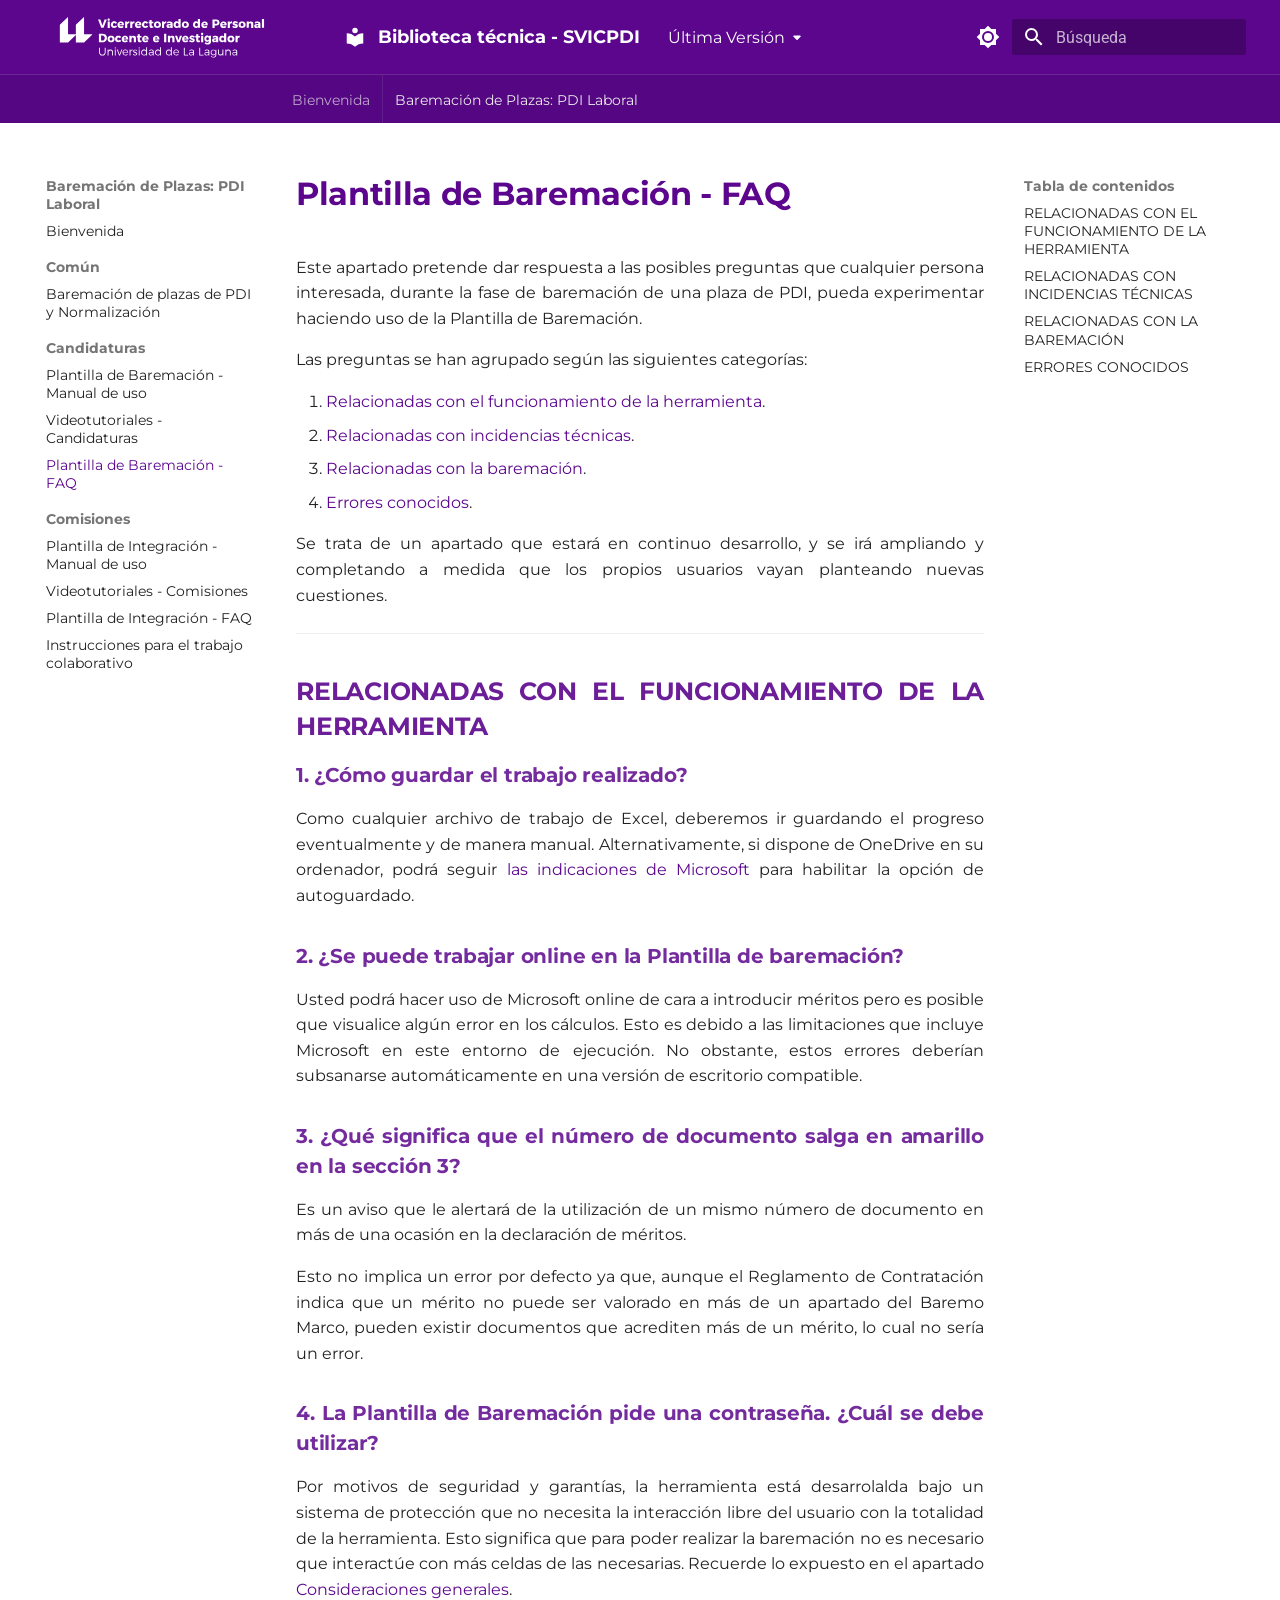
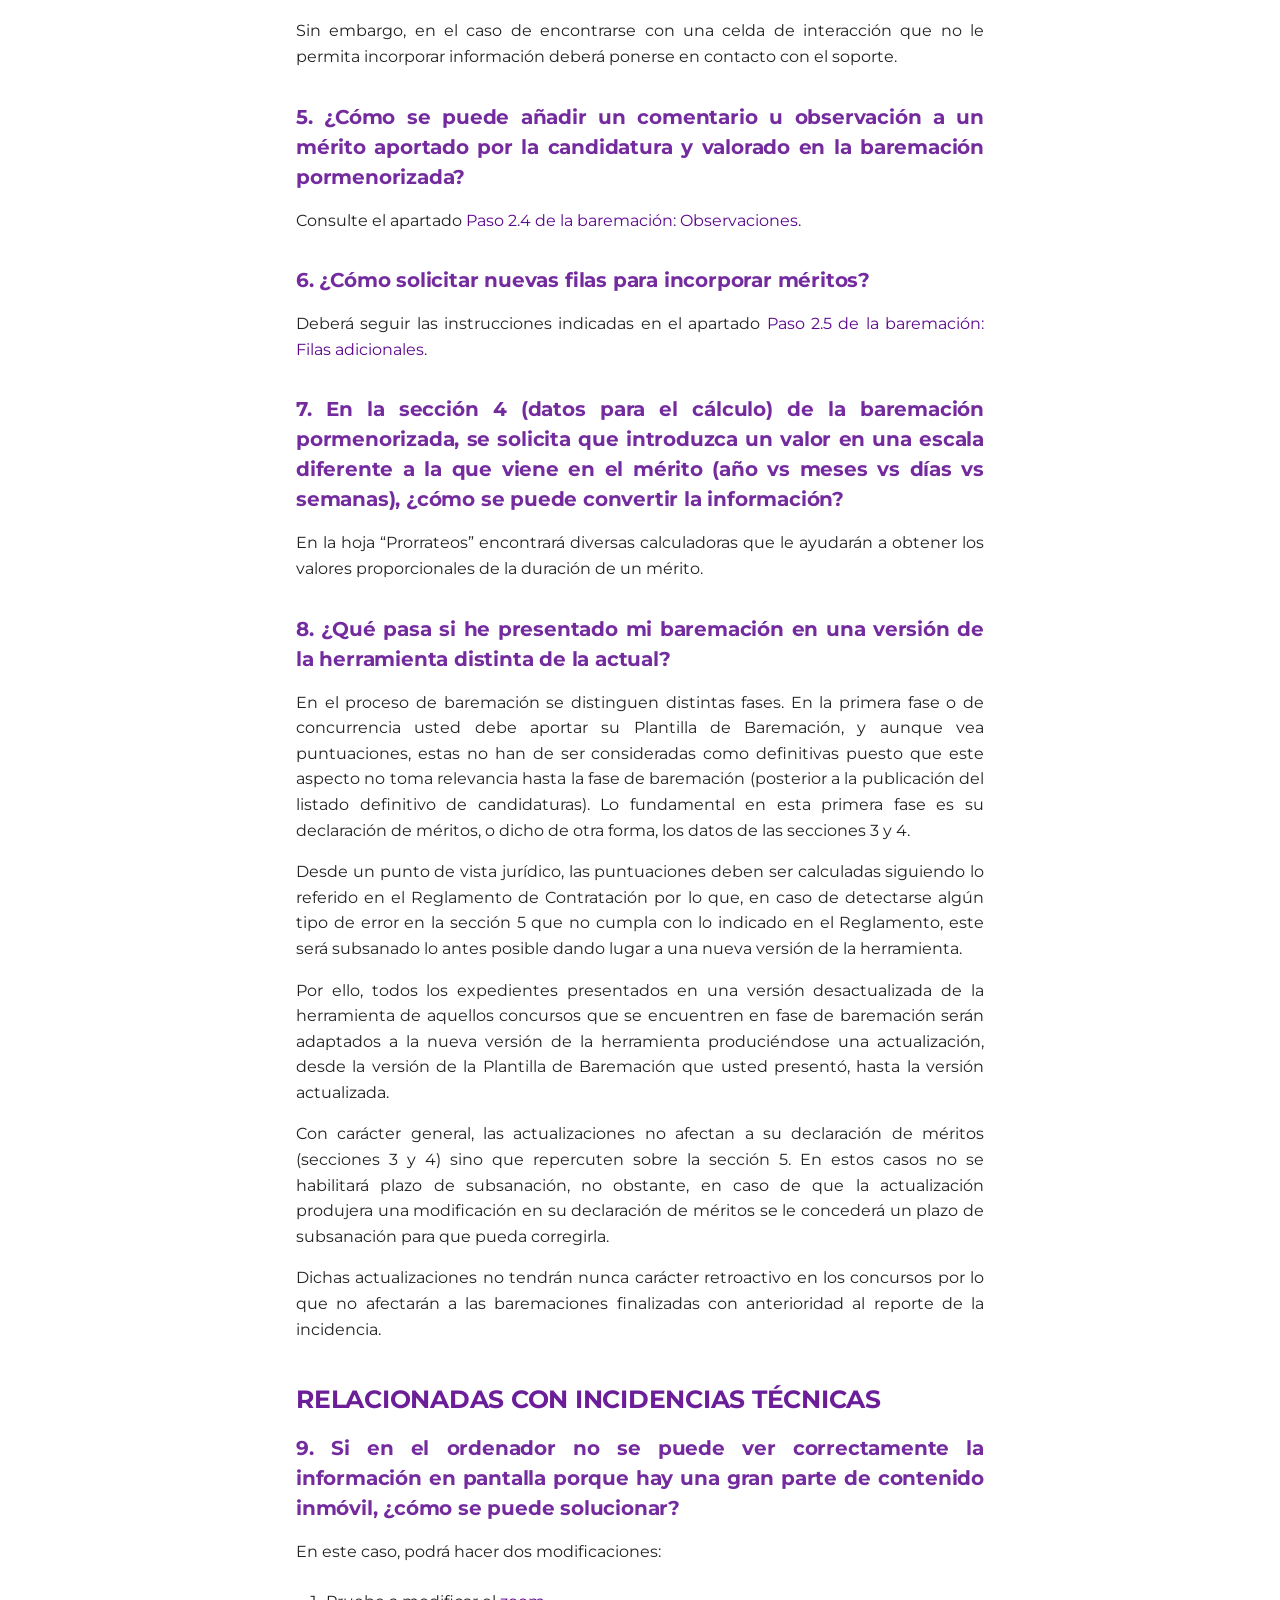
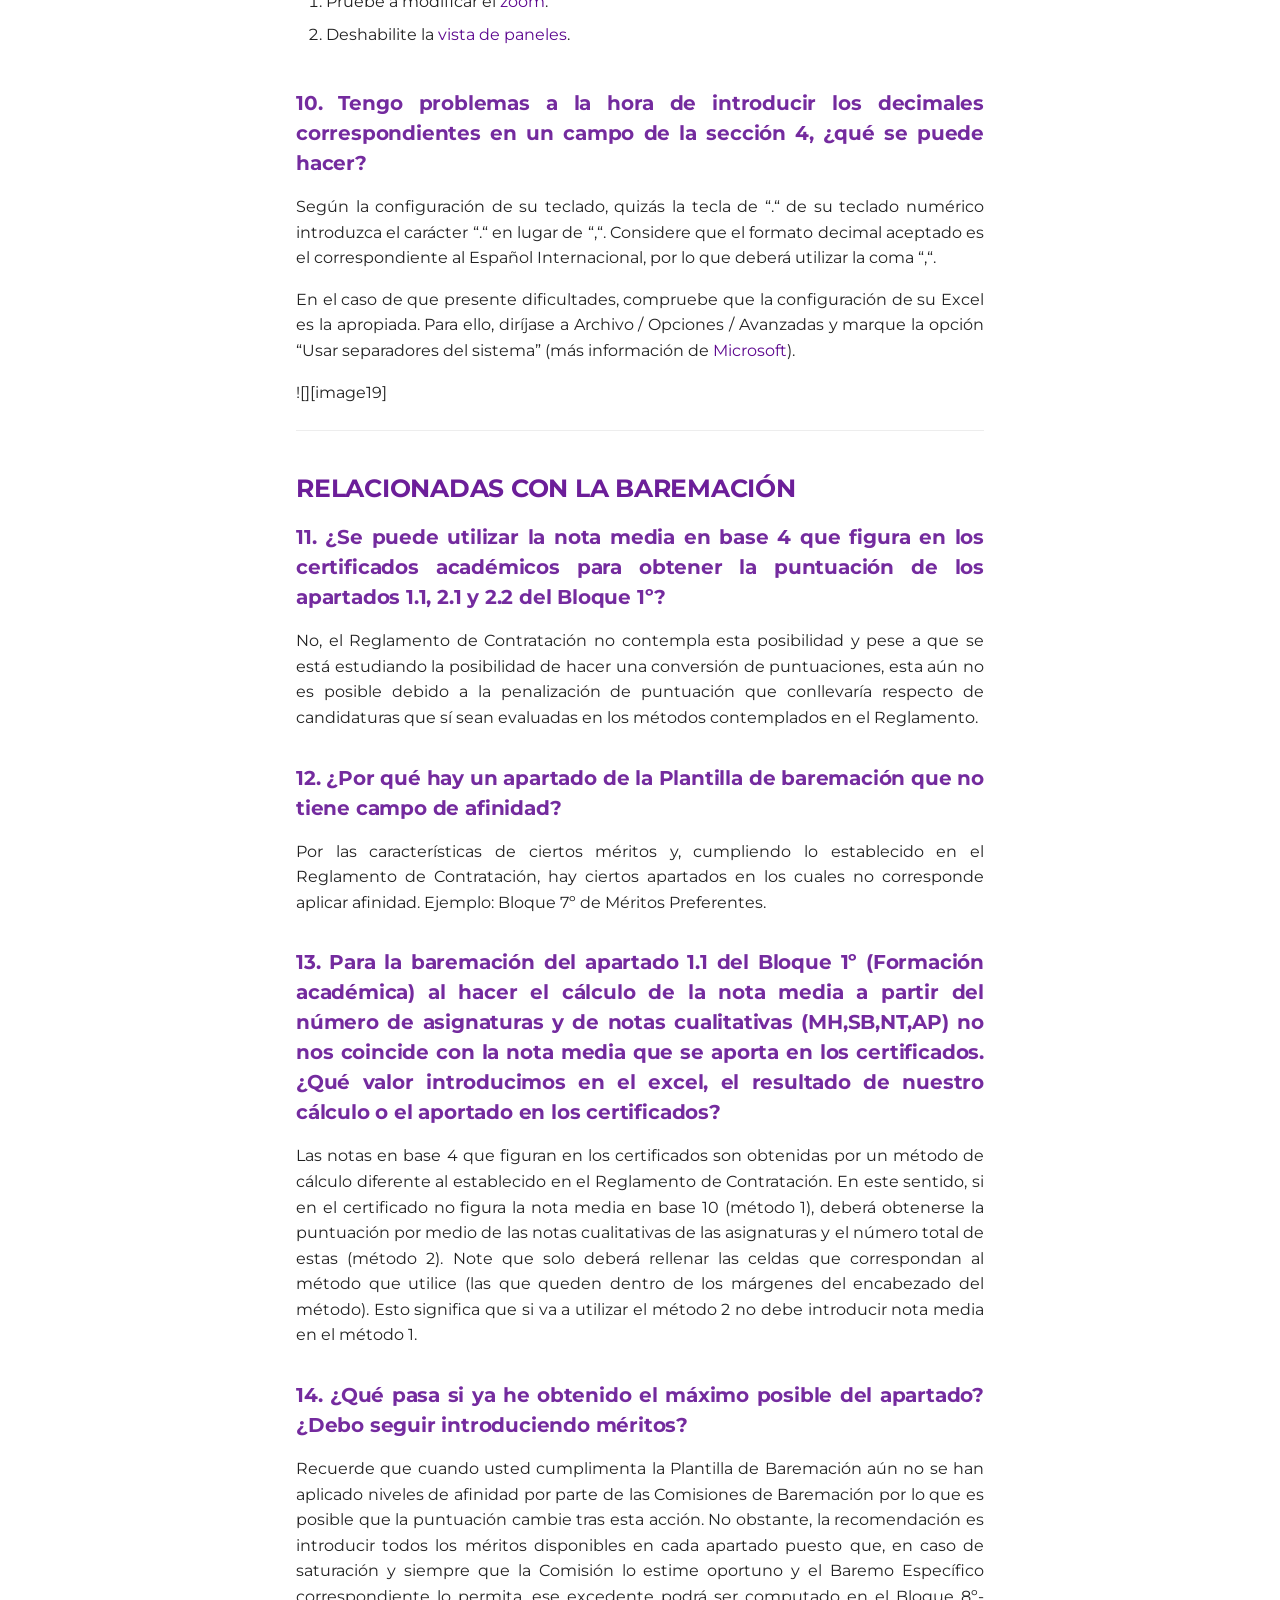
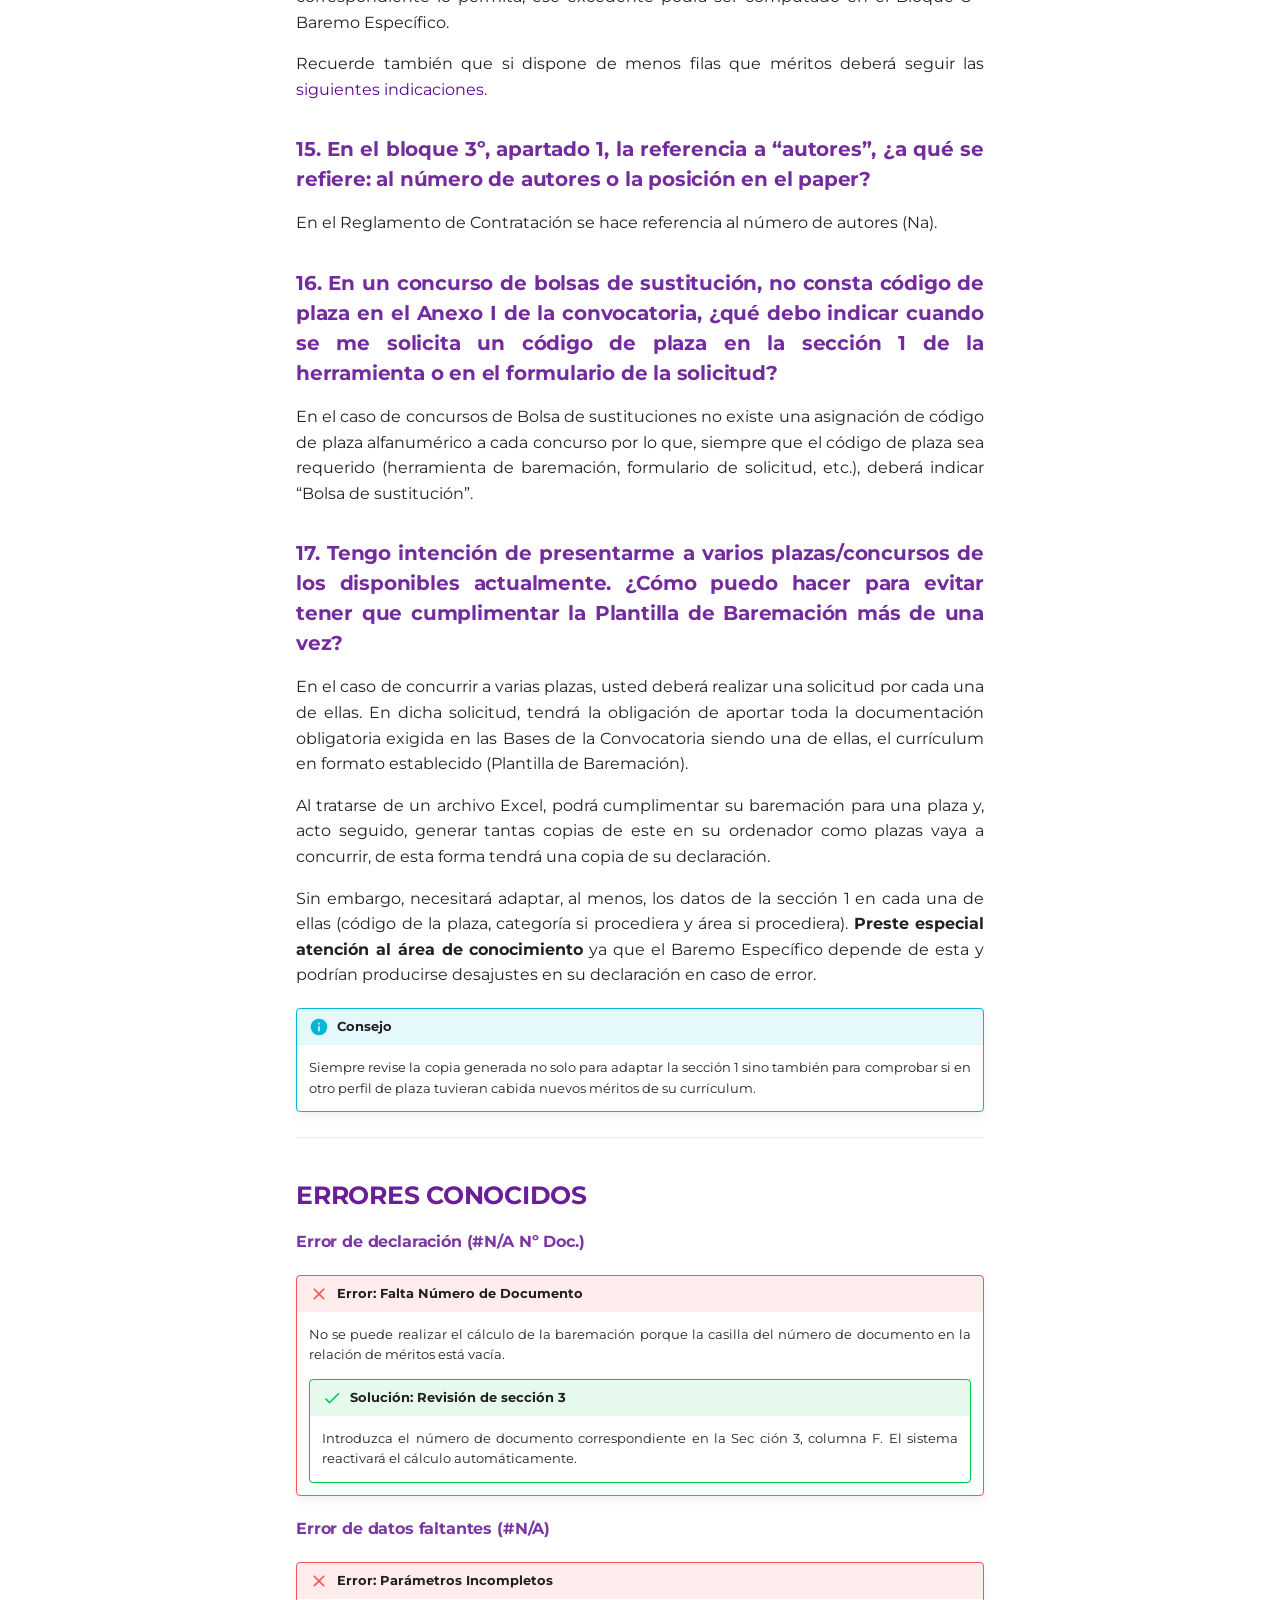
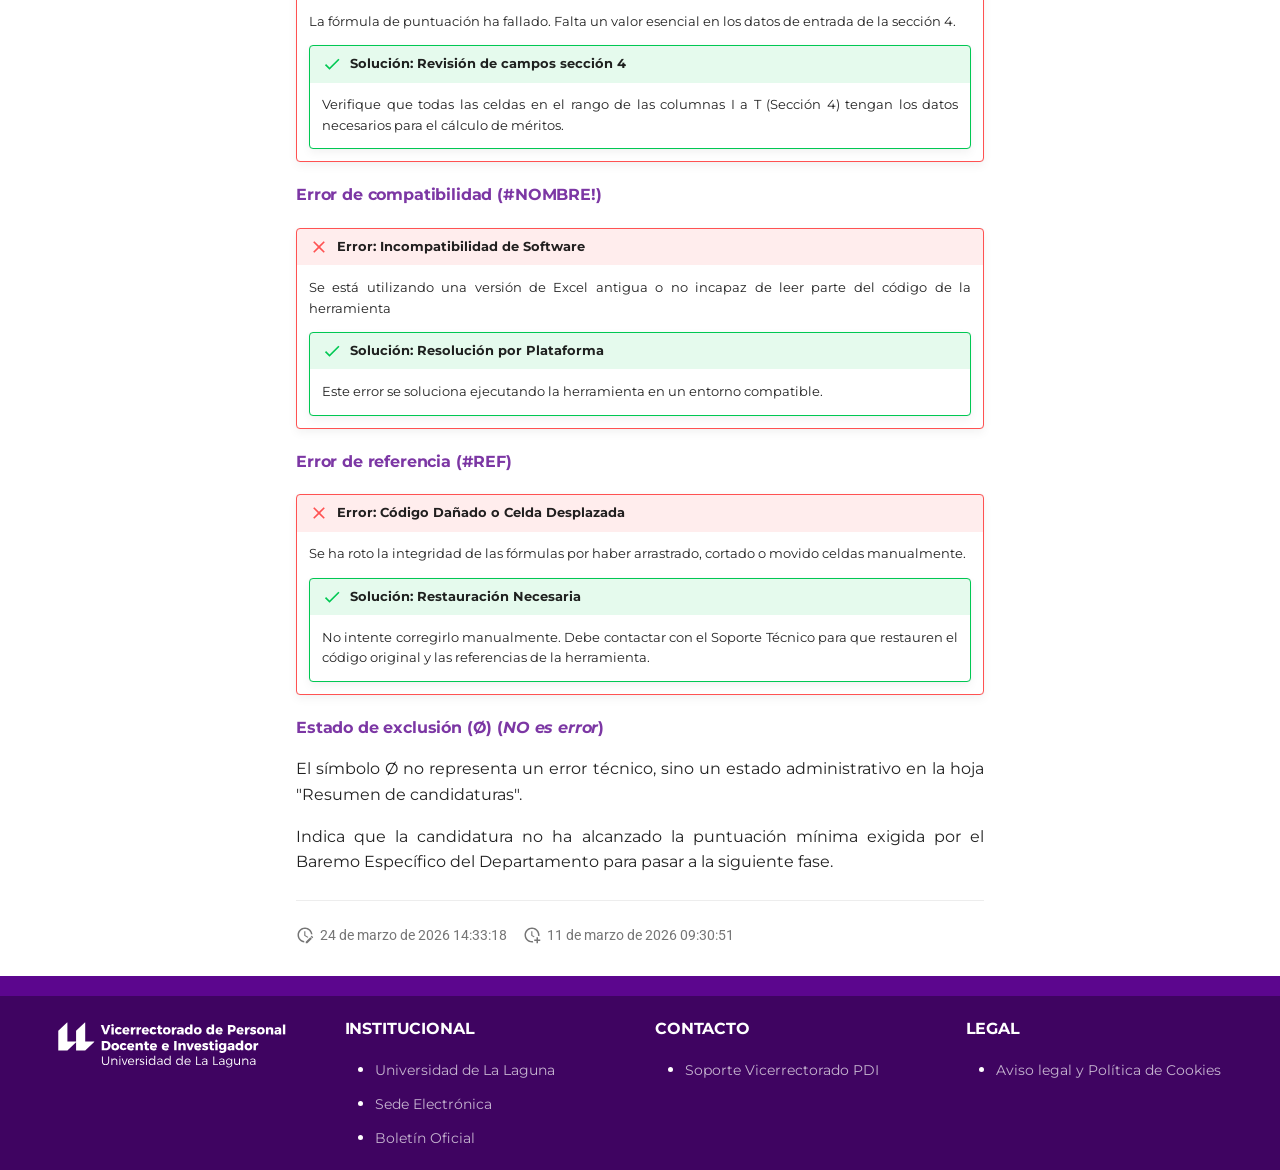
<file: latest/baremacion/candidaturas/faq_plantilla/index.html>
<!DOCTYPE html><html lang="es" class="no-js"><head>
    
      <meta charset="utf-8">
      <meta name="viewport" content="width=device-width,initial-scale=1">
      
        <meta name="description" content="Biblioteca técnica del Soporte del Vicerrectorado de Personal Docente e Investigador (SVICPDI) de la Universidad de La Laguna (ULL)">
      
      
        <meta name="author" content="Víctor Leal Acosta">
      
      
        <link rel="canonical" href="https://svicpdi.github.io/biblioteca-tecnica/latest/baremacion/candidaturas/faq_plantilla/">
      
      
        <link rel="prev" href="../videotutoriales_candidaturas/">
      
      
        <link rel="next" href="../../comisiones/manual_integracion/">
      
      
        
      
      
      <link rel="icon" href="../../../assets/images/favicon.png">
      <meta name="generator" content="mkdocs-1.6.1, mkdocs-material-9.7.5">
    
    
      
        <title>Plantilla de Baremación - FAQ - Biblioteca técnica - SVICPDI</title>
      
    
    
      <link rel="stylesheet" href="../../../assets/stylesheets/main.484c7ddc.min.css">
      
        
        <link rel="stylesheet" href="../../../assets/stylesheets/palette.ab4e12ef.min.css">
      
      


    
    
      
    
    
      
        
        
        <link rel="preconnect" href="https://fonts.gstatic.com" crossorigin="">
        <link rel="stylesheet" href="https://fonts.googleapis.com/css?family=Roboto:300,300i,400,400i,700,700i%7CRoboto+Mono:400,400i,700,700i&amp;display=fallback">
        <style>:root{--md-text-font:"Roboto";--md-code-font:"Roboto Mono"}</style>
      
    
    
      <link rel="stylesheet" href="../../../extra.css">
    
    <script>__md_scope=new URL("../../..",location),__md_hash=e=>[...e].reduce(((e,_)=>(e<<5)-e+_.charCodeAt(0)),0),__md_get=(e,_=localStorage,t=__md_scope)=>JSON.parse(_.getItem(t.pathname+"."+e)),__md_set=(e,_,t=localStorage,a=__md_scope)=>{try{t.setItem(a.pathname+"."+e,JSON.stringify(_))}catch(e){}}</script>
    
      

    
    
  <link rel="preconnect" href="https://fonts.googleapis.com">
  <link rel="preconnect" href="https://fonts.gstatic.com" crossorigin="">
  <link href="https://fonts.googleapis.com/css2?family=Montserrat:wght@400;600;700&amp;display=swap" rel="stylesheet">

  <link href="../../../assets/stylesheets/glightbox.min.css" rel="stylesheet"><script src="../../../assets/javascripts/glightbox.min.js"></script><style id="glightbox-style">
            html.glightbox-open { overflow: initial; height: 100%; }
            .gslide-title { margin-top: 0px; user-select: text; }
            .gslide-desc { color: #666; user-select: text; }
            .gslide-image img { background: white; }
            .gscrollbar-fixer { padding-right: 15px; }
            .gdesc-inner { font-size: 0.75rem; }
            body[data-md-color-scheme="slate"] .gdesc-inner { background: var(--md-default-bg-color); }
            body[data-md-color-scheme="slate"] .gslide-title { color: var(--md-default-fg-color); }
            body[data-md-color-scheme="slate"] .gslide-desc { color: var(--md-default-fg-color); }
        </style></head>
  
  
    
    
      
    
    
    
    
    <body dir="ltr" data-md-color-scheme="default" data-md-color-primary="custom" data-md-color-accent="custom">
  
    
    <input class="md-toggle" data-md-toggle="drawer" type="checkbox" id="__drawer" autocomplete="off">
    <input class="md-toggle" data-md-toggle="search" type="checkbox" id="__search" autocomplete="off">
    <label class="md-overlay" for="__drawer"></label>
    <div data-md-component="skip">
      
        
        <a href="#plantilla-de-baremacion-faq" class="md-skip">
          Saltar a contenido
        </a>
      
    </div>
    <div data-md-component="announce">
      
    </div>
    
      <div data-md-color-scheme="default" data-md-component="outdated" hidden="">
        
      </div>
    
    
      

<header class="md-header" data-md-component="header">
  <nav class="md-header__inner md-grid" aria-label="Cabecera">
    <a href="../../.." title="Biblioteca técnica - SVICPDI" class="md-header__button md-logo" aria-label="Biblioteca técnica - SVICPDI" data-md-component="logo">
      
  <img src="../../../assets/images/logo.svg" alt="logo">

    </a>
    <label class="md-header__button md-icon" for="__drawer">
      
      <svg xmlns="http://www.w3.org/2000/svg" viewBox="0 0 24 24"><path d="M3 6h18v2H3zm0 5h18v2H3zm0 5h18v2H3z"></path></svg>
    </label>
    <div class="md-header__title" data-md-component="header-title">
      <div class="md-header__ellipsis">
        <div class="md-header__topic">
          <span class="md-ellipsis">
            Biblioteca técnica - SVICPDI
          </span>
        </div>
        <div class="md-header__topic" data-md-component="header-topic">
          <span class="md-ellipsis">
            
              Plantilla de Baremación - FAQ
            
          </span>
        </div>
      </div>
    </div>
    
      
        <form class="md-header__option" data-md-component="palette">
  
    
    
    
    <input class="md-option" data-md-color-media="(prefers-color-scheme: light)" data-md-color-scheme="default" data-md-color-primary="custom" data-md-color-accent="custom" aria-label="Cambiar a modo oscuro" type="radio" name="__palette" id="__palette_0">
    
      <label class="md-header__button md-icon" title="Cambiar a modo oscuro" for="__palette_1" hidden="">
        <svg xmlns="http://www.w3.org/2000/svg" viewBox="0 0 24 24"><path d="M12 8a4 4 0 0 0-4 4 4 4 0 0 0 4 4 4 4 0 0 0 4-4 4 4 0 0 0-4-4m0 10a6 6 0 0 1-6-6 6 6 0 0 1 6-6 6 6 0 0 1 6 6 6 6 0 0 1-6 6m8-9.31V4h-4.69L12 .69 8.69 4H4v4.69L.69 12 4 15.31V20h4.69L12 23.31 15.31 20H20v-4.69L23.31 12z"></path></svg>
      </label>
    
  
    
    
    
    <input class="md-option" data-md-color-media="(prefers-color-scheme: dark)" data-md-color-scheme="slate" data-md-color-primary="custom" data-md-color-accent="custom" aria-label="Cambiar a modo claro" type="radio" name="__palette" id="__palette_1">
    
      <label class="md-header__button md-icon" title="Cambiar a modo claro" for="__palette_0" hidden="">
        <svg xmlns="http://www.w3.org/2000/svg" viewBox="0 0 24 24"><path d="M12 18c-.89 0-1.74-.2-2.5-.55C11.56 16.5 13 14.42 13 12s-1.44-4.5-3.5-5.45C10.26 6.2 11.11 6 12 6a6 6 0 0 1 6 6 6 6 0 0 1-6 6m8-9.31V4h-4.69L12 .69 8.69 4H4v4.69L.69 12 4 15.31V20h4.69L12 23.31 15.31 20H20v-4.69L23.31 12z"></path></svg>
      </label>
    
  
</form>
      
    
    
      <script>var palette=__md_get("__palette");if(palette&&palette.color){if("(prefers-color-scheme)"===palette.color.media){var media=matchMedia("(prefers-color-scheme: light)"),input=document.querySelector(media.matches?"[data-md-color-media='(prefers-color-scheme: light)']":"[data-md-color-media='(prefers-color-scheme: dark)']");palette.color.media=input.getAttribute("data-md-color-media"),palette.color.scheme=input.getAttribute("data-md-color-scheme"),palette.color.primary=input.getAttribute("data-md-color-primary"),palette.color.accent=input.getAttribute("data-md-color-accent")}for(var[key,value]of Object.entries(palette.color))document.body.setAttribute("data-md-color-"+key,value)}</script>
    
    
    
      
      
        <label class="md-header__button md-icon" for="__search">
          
          <svg xmlns="http://www.w3.org/2000/svg" viewBox="0 0 24 24"><path d="M9.5 3A6.5 6.5 0 0 1 16 9.5c0 1.61-.59 3.09-1.56 4.23l.27.27h.79l5 5-1.5 1.5-5-5v-.79l-.27-.27A6.52 6.52 0 0 1 9.5 16 6.5 6.5 0 0 1 3 9.5 6.5 6.5 0 0 1 9.5 3m0 2C7 5 5 7 5 9.5S7 14 9.5 14 14 12 14 9.5 12 5 9.5 5"></path></svg>
        </label>
        <div class="md-search" data-md-component="search" role="dialog">
  <label class="md-search__overlay" for="__search"></label>
  <div class="md-search__inner" role="search">
    <form class="md-search__form" name="search">
      <input type="text" class="md-search__input" name="query" aria-label="Búsqueda" placeholder="Búsqueda" autocapitalize="off" autocorrect="off" autocomplete="off" spellcheck="false" data-md-component="search-query" required="">
      <label class="md-search__icon md-icon" for="__search">
        
        <svg xmlns="http://www.w3.org/2000/svg" viewBox="0 0 24 24"><path d="M9.5 3A6.5 6.5 0 0 1 16 9.5c0 1.61-.59 3.09-1.56 4.23l.27.27h.79l5 5-1.5 1.5-5-5v-.79l-.27-.27A6.52 6.52 0 0 1 9.5 16 6.5 6.5 0 0 1 3 9.5 6.5 6.5 0 0 1 9.5 3m0 2C7 5 5 7 5 9.5S7 14 9.5 14 14 12 14 9.5 12 5 9.5 5"></path></svg>
        
        <svg xmlns="http://www.w3.org/2000/svg" viewBox="0 0 24 24"><path d="M20 11v2H8l5.5 5.5-1.42 1.42L4.16 12l7.92-7.92L13.5 5.5 8 11z"></path></svg>
      </label>
      <nav class="md-search__options" aria-label="Buscar">
        
        <button type="reset" class="md-search__icon md-icon" title="Limpiar" aria-label="Limpiar" tabindex="-1">
          
          <svg xmlns="http://www.w3.org/2000/svg" viewBox="0 0 24 24"><path d="M19 6.41 17.59 5 12 10.59 6.41 5 5 6.41 10.59 12 5 17.59 6.41 19 12 13.41 17.59 19 19 17.59 13.41 12z"></path></svg>
        </button>
      </nav>
      
        <div class="md-search__suggest" data-md-component="search-suggest"></div>
      
    </form>
    <div class="md-search__output">
      <div class="md-search__scrollwrap" tabindex="0" data-md-scrollfix="">
        <div class="md-search-result" data-md-component="search-result">
          <div class="md-search-result__meta">
            Inicializando búsqueda
          </div>
          <ol class="md-search-result__list" role="presentation"></ol>
        </div>
      </div>
    </div>
  </div>
</div>
      
    
    
  </nav>
  
</header>
    
    <div class="md-container" data-md-component="container">
      
      
        
          
            
<nav class="md-tabs" aria-label="Pestañas" data-md-component="tabs">
  <div class="md-grid">
    <ul class="md-tabs__list">
      
        
  
  
  
  
    
    
      <li class="md-tabs__item">
        <a href="../../.." class="md-tabs__link">
          
  
  
  Bienvenida

        </a>
      </li>
    
  

      
        
  
  
  
    
  
  
    
    
      <li class="md-tabs__item md-tabs__item--active">
        <a href="../../" class="md-tabs__link">
          
  
  
  Baremación de Plazas: PDI Laboral

        </a>
      </li>
    
  

      
    </ul>
  </div>
</nav>
          
        
      
      <main class="md-main" data-md-component="main">
        <div class="md-main__inner md-grid">
          
            
              
              <div class="md-sidebar md-sidebar--primary" data-md-component="sidebar" data-md-type="navigation">
                <div class="md-sidebar__scrollwrap">
                  <div class="md-sidebar__inner">
                    


  


<nav class="md-nav md-nav--primary md-nav--lifted" aria-label="Navegación" data-md-level="0">
  <label class="md-nav__title" for="__drawer">
    <a href="../../.." title="Biblioteca técnica - SVICPDI" class="md-nav__button md-logo" aria-label="Biblioteca técnica - SVICPDI" data-md-component="logo">
      
  <img src="../../../assets/images/logo.svg" alt="logo">

    </a>
    Biblioteca técnica - SVICPDI
  </label>
  
  <ul class="md-nav__list" data-md-scrollfix="">
    
      
      
  
  
  
  
    
    
    
    
      
      
        
      
    
    
    <li class="md-nav__item md-nav__item--nested">
      
        
        
          
        
        <input class="md-nav__toggle md-toggle md-toggle--indeterminate" type="checkbox" id="__nav_1">
        
          
          <label class="md-nav__link" for="__nav_1" id="__nav_1_label" tabindex="0">
            
  
  
  <span class="md-ellipsis">
    
  
    Bienvenida
  

    
  </span>
  
  

            <span class="md-nav__icon md-icon"></span>
          </label>
        
        <nav class="md-nav" data-md-level="1" aria-labelledby="__nav_1_label" aria-expanded="false">
          <label class="md-nav__title" for="__nav_1">
            <span class="md-nav__icon md-icon"></span>
            
  
    Bienvenida
  

          </label>
          <ul class="md-nav__list" data-md-scrollfix="">
            
              
                
  
  
  
  
    <li class="md-nav__item">
      <a href="../../.." class="md-nav__link">
        
  
  
  <span class="md-ellipsis">
    
  
    Inicio
  

    
  </span>
  
  

      </a>
    </li>
  

              
            
              
                
  
  
  
  
    <li class="md-nav__item">
      <a href="../../../changelog/" class="md-nav__link">
        
  
  
  <span class="md-ellipsis">
    
  
    Historial de cambios
  

    
  </span>
  
  

      </a>
    </li>
  

              
            
          </ul>
        </nav>
      
    </li>
  

    
      
      
  
  
    
  
  
  
    
    
    
    
      
        
        
      
      
        
      
    
    
    <li class="md-nav__item md-nav__item--active md-nav__item--section md-nav__item--nested">
      
        
        
        <input class="md-nav__toggle md-toggle " type="checkbox" id="__nav_2" checked="">
        
          
          <label class="md-nav__link" for="__nav_2" id="__nav_2_label" tabindex="">
            
  
  
  <span class="md-ellipsis">
    
  
    Baremación de Plazas: PDI Laboral
  

    
  </span>
  
  

            <span class="md-nav__icon md-icon"></span>
          </label>
        
        <nav class="md-nav" data-md-level="1" aria-labelledby="__nav_2_label" aria-expanded="true">
          <label class="md-nav__title" for="__nav_2">
            <span class="md-nav__icon md-icon"></span>
            
  
    Baremación de Plazas: PDI Laboral
  

          </label>
          <ul class="md-nav__list" data-md-scrollfix="">
            
              
                
  
  
  
  
    <li class="md-nav__item">
      <a href="../../" class="md-nav__link">
        
  
  
  <span class="md-ellipsis">
    
  
    Bienvenida
  

    
  </span>
  
  

      </a>
    </li>
  

              
            
              
                
  
  
  
  
    
    
    
    
      
      
        
          
          
        
      
    
    
    <li class="md-nav__item md-nav__item--section md-nav__item--nested">
      
        
        
          
        
        <input class="md-nav__toggle md-toggle md-toggle--indeterminate" type="checkbox" id="__nav_2_2">
        
          
          <label class="md-nav__link" for="__nav_2_2" id="__nav_2_2_label" tabindex="">
            
  
  
  <span class="md-ellipsis">
    
  
    Común
  

    
  </span>
  
  

            <span class="md-nav__icon md-icon"></span>
          </label>
        
        <nav class="md-nav" data-md-level="2" aria-labelledby="__nav_2_2_label" aria-expanded="false">
          <label class="md-nav__title" for="__nav_2_2">
            <span class="md-nav__icon md-icon"></span>
            
  
    Común
  

          </label>
          <ul class="md-nav__list" data-md-scrollfix="">
            
              
                
  
  
  
  
    <li class="md-nav__item">
      <a href="../../comunes/normalizacion/" class="md-nav__link">
        
  
  
  <span class="md-ellipsis">
    
  
    Baremación de plazas de PDI y Normalización
  

    
  </span>
  
  

      </a>
    </li>
  

              
            
          </ul>
        </nav>
      
    </li>
  

              
            
              
                
  
  
    
  
  
  
    
    
    
    
      
      
        
          
          
        
      
    
    
    <li class="md-nav__item md-nav__item--active md-nav__item--section md-nav__item--nested">
      
        
        
        <input class="md-nav__toggle md-toggle " type="checkbox" id="__nav_2_3" checked="">
        
          
          <label class="md-nav__link" for="__nav_2_3" id="__nav_2_3_label" tabindex="">
            
  
  
  <span class="md-ellipsis">
    
  
    Candidaturas
  

    
  </span>
  
  

            <span class="md-nav__icon md-icon"></span>
          </label>
        
        <nav class="md-nav" data-md-level="2" aria-labelledby="__nav_2_3_label" aria-expanded="true">
          <label class="md-nav__title" for="__nav_2_3">
            <span class="md-nav__icon md-icon"></span>
            
  
    Candidaturas
  

          </label>
          <ul class="md-nav__list" data-md-scrollfix="">
            
              
                
  
  
  
  
    <li class="md-nav__item">
      <a href="../manual_plantilla/" class="md-nav__link">
        
  
  
  <span class="md-ellipsis">
    
  
    Plantilla de Baremación - Manual de uso
  

    
  </span>
  
  

      </a>
    </li>
  

              
            
              
                
  
  
  
  
    <li class="md-nav__item">
      <a href="../videotutoriales_candidaturas/" class="md-nav__link">
        
  
  
  <span class="md-ellipsis">
    
  
    Videotutoriales - Candidaturas
  

    
  </span>
  
  

      </a>
    </li>
  

              
            
              
                
  
  
    
  
  
  
    <li class="md-nav__item md-nav__item--active">
      
      <input class="md-nav__toggle md-toggle" type="checkbox" id="__toc">
      
      
        
      
      
        <label class="md-nav__link md-nav__link--active" for="__toc">
          
  
  
  <span class="md-ellipsis">
    
  
    Plantilla de Baremación - FAQ
  

    
  </span>
  
  

          <span class="md-nav__icon md-icon"></span>
        </label>
      
      <a href="./" class="md-nav__link md-nav__link--active">
        
  
  
  <span class="md-ellipsis">
    
  
    Plantilla de Baremación - FAQ
  

    
  </span>
  
  

      </a>
      
        

<nav class="md-nav md-nav--secondary" aria-label="Tabla de contenidos">
  
  
  
    
  
  
    <label class="md-nav__title" for="__toc">
      <span class="md-nav__icon md-icon"></span>
      Tabla de contenidos
    </label>
    <ul class="md-nav__list" data-md-component="toc" data-md-scrollfix="">
      
        <li class="md-nav__item">
  <a href="#relacionadas-con-el-funcionamiento-de-la-herramienta" class="md-nav__link">
    <span class="md-ellipsis">
      
        RELACIONADAS CON EL FUNCIONAMIENTO DE LA HERRAMIENTA
      
    </span>
  </a>
  
</li>
      
        <li class="md-nav__item">
  <a href="#relacionadas-con-incidencias-tecnicas" class="md-nav__link">
    <span class="md-ellipsis">
      
        RELACIONADAS CON INCIDENCIAS TÉCNICAS
      
    </span>
  </a>
  
</li>
      
        <li class="md-nav__item">
  <a href="#relacionadas-con-la-baremacion" class="md-nav__link">
    <span class="md-ellipsis">
      
        RELACIONADAS CON LA BAREMACIÓN
      
    </span>
  </a>
  
</li>
      
        <li class="md-nav__item">
  <a href="#errores-conocidos" class="md-nav__link">
    <span class="md-ellipsis">
      
        ERRORES CONOCIDOS
      
    </span>
  </a>
  
</li>
      
    </ul>
  
</nav>
      
    </li>
  

              
            
          </ul>
        </nav>
      
    </li>
  

              
            
              
                
  
  
  
  
    
    
    
    
      
      
        
          
          
        
      
    
    
    <li class="md-nav__item md-nav__item--section md-nav__item--nested">
      
        
        
          
        
        <input class="md-nav__toggle md-toggle md-toggle--indeterminate" type="checkbox" id="__nav_2_4">
        
          
          <label class="md-nav__link" for="__nav_2_4" id="__nav_2_4_label" tabindex="">
            
  
  
  <span class="md-ellipsis">
    
  
    Comisiones
  

    
  </span>
  
  

            <span class="md-nav__icon md-icon"></span>
          </label>
        
        <nav class="md-nav" data-md-level="2" aria-labelledby="__nav_2_4_label" aria-expanded="false">
          <label class="md-nav__title" for="__nav_2_4">
            <span class="md-nav__icon md-icon"></span>
            
  
    Comisiones
  

          </label>
          <ul class="md-nav__list" data-md-scrollfix="">
            
              
                
  
  
  
  
    <li class="md-nav__item">
      <a href="../../comisiones/manual_integracion/" class="md-nav__link">
        
  
  
  <span class="md-ellipsis">
    
  
    Plantilla de Integración - Manual de uso
  

    
  </span>
  
  

      </a>
    </li>
  

              
            
              
                
  
  
  
  
    <li class="md-nav__item">
      <a href="../../comisiones/videotutoriales_comisiones/" class="md-nav__link">
        
  
  
  <span class="md-ellipsis">
    
  
    Videotutoriales - Comisiones
  

    
  </span>
  
  

      </a>
    </li>
  

              
            
              
                
  
  
  
  
    <li class="md-nav__item">
      <a href="../../comisiones/faq_integracion/" class="md-nav__link">
        
  
  
  <span class="md-ellipsis">
    
  
    Plantilla de Integración - FAQ
  

    
  </span>
  
  

      </a>
    </li>
  

              
            
              
                
  
  
  
  
    <li class="md-nav__item">
      <a href="../../comisiones/colaboracion/" class="md-nav__link">
        
  
  
  <span class="md-ellipsis">
    
  
    Instrucciones para el trabajo colaborativo
  

    
  </span>
  
  

      </a>
    </li>
  

              
            
          </ul>
        </nav>
      
    </li>
  

              
            
          </ul>
        </nav>
      
    </li>
  

    
  </ul>
</nav>
                  </div>
                </div>
              </div>
            
            
              
              <div class="md-sidebar md-sidebar--secondary" data-md-component="sidebar" data-md-type="toc">
                <div class="md-sidebar__scrollwrap">
                  <div class="md-sidebar__inner">
                    

<nav class="md-nav md-nav--secondary" aria-label="Tabla de contenidos">
  
  
  
    
  
  
    <label class="md-nav__title" for="__toc">
      <span class="md-nav__icon md-icon"></span>
      Tabla de contenidos
    </label>
    <ul class="md-nav__list" data-md-component="toc" data-md-scrollfix="">
      
        <li class="md-nav__item">
  <a href="#relacionadas-con-el-funcionamiento-de-la-herramienta" class="md-nav__link">
    <span class="md-ellipsis">
      
        RELACIONADAS CON EL FUNCIONAMIENTO DE LA HERRAMIENTA
      
    </span>
  </a>
  
</li>
      
        <li class="md-nav__item">
  <a href="#relacionadas-con-incidencias-tecnicas" class="md-nav__link">
    <span class="md-ellipsis">
      
        RELACIONADAS CON INCIDENCIAS TÉCNICAS
      
    </span>
  </a>
  
</li>
      
        <li class="md-nav__item">
  <a href="#relacionadas-con-la-baremacion" class="md-nav__link">
    <span class="md-ellipsis">
      
        RELACIONADAS CON LA BAREMACIÓN
      
    </span>
  </a>
  
</li>
      
        <li class="md-nav__item">
  <a href="#errores-conocidos" class="md-nav__link">
    <span class="md-ellipsis">
      
        ERRORES CONOCIDOS
      
    </span>
  </a>
  
</li>
      
    </ul>
  
</nav>
                  </div>
                </div>
              </div>
            
          
          
            <div class="md-content" data-md-component="content">
              
              <article class="md-content__inner md-typeset">
                
                  



<h1 id="plantilla-de-baremacion-faq">Plantilla de Baremación - FAQ<a class="headerlink" href="#plantilla-de-baremacion-faq" title="Permanent link">¶</a></h1>
<div class="faq-section">
<p>Este apartado pretende dar respuesta a las posibles preguntas que cualquier persona interesada, durante la fase de baremación de una plaza de PDI, pueda experimentar haciendo uso de la Plantilla de Baremación.</p>
<p>Las preguntas se han agrupado según las siguientes categorías:</p>
<ol>
<li><a href="./#relacionadas-con-el-funcionamiento-de-la-herramienta">Relacionadas con el funcionamiento de la herramienta</a>.</li>
<li><a href="./#relacionadas-con-incidencias-tecnicas">Relacionadas con incidencias técnicas</a>.</li>
<li><a href="./#relacionadas-con-la-baremacion">Relacionadas con la baremación</a>.</li>
<li><a href="./#errores-conocidos">Errores conocidos</a>.</li>
</ol>
<p>Se trata de un apartado que estará en continuo desarrollo, y se irá ampliando y completando a medida que los propios usuarios vayan planteando nuevas cuestiones.</p>
<hr>
<h2 id="relacionadas-con-el-funcionamiento-de-la-herramienta"><strong>RELACIONADAS CON EL FUNCIONAMIENTO DE LA HERRAMIENTA</strong><a class="headerlink" href="#relacionadas-con-el-funcionamiento-de-la-herramienta" title="Permanent link">¶</a></h2>
<h3 id="como-guardar-el-trabajo-realizado"><strong>¿Cómo guardar el trabajo realizado?</strong><a class="headerlink" href="#como-guardar-el-trabajo-realizado" title="Permanent link">¶</a></h3>
<p>Como cualquier archivo de trabajo de Excel, deberemos ir guardando el progreso eventualmente y de manera manual. Alternativamente, si dispone de OneDrive en su ordenador, podrá seguir <a href="https://support.microsoft.com/es-es/office/%C2%BFc%C3%B3mo-puedo-habilitar-autoguardado-dbd19b49-ff3a-48f5-8294-671e33a6712c">las indicaciones de Microsoft</a> para habilitar la opción de autoguardado.</p>
<h3 id="se-puede-trabajar-online-en-la-plantilla-de-baremacion"><strong>¿Se puede trabajar online en la Plantilla de baremación?</strong><a class="headerlink" href="#se-puede-trabajar-online-en-la-plantilla-de-baremacion" title="Permanent link">¶</a></h3>
<p>Usted podrá hacer uso de Microsoft online de cara a introducir méritos pero es posible que visualice algún error en los cálculos. Esto es debido a las limitaciones que incluye Microsoft en este entorno de ejecución. No obstante, estos errores deberían subsanarse automáticamente en una versión de escritorio compatible.</p>
<h3 id="que-significa-que-el-numero-de-documento-salga-en-amarillo-en-la-seccion-3"><strong>¿Qué significa que el número de documento salga en amarillo en la sección 3?</strong><a class="headerlink" href="#que-significa-que-el-numero-de-documento-salga-en-amarillo-en-la-seccion-3" title="Permanent link">¶</a></h3>
<p>Es un aviso que le alertará de la utilización de un mismo número de documento en más de una ocasión en la declaración de méritos.</p>
<p>Esto no implica un error por defecto ya que, aunque el Reglamento de Contratación indica que un mérito no puede ser valorado en más de un apartado del Baremo Marco, pueden existir documentos que acrediten más de un mérito, lo cual no sería un error.</p>
<h3 id="la-plantilla-de-baremacion-pide-una-contrasena-cual-se-debe-utilizar"><strong>La Plantilla de Baremación pide una contraseña. ¿Cuál se debe utilizar?</strong><a class="headerlink" href="#la-plantilla-de-baremacion-pide-una-contrasena-cual-se-debe-utilizar" title="Permanent link">¶</a></h3>
<p>Por motivos de seguridad y garantías, la herramienta está desarrolalda bajo un sistema de protección que no necesita la interacción libre del usuario con la totalidad de la herramienta. Esto significa que para poder realizar la baremación no es necesario que interactúe con más celdas de las necesarias. Recuerde lo expuesto en el apartado <a href="#heading=h.f3s943hst4o7">Consideraciones generales</a>.</p>
<p>Sin embargo, en el caso de encontrarse con una celda de interacción que no le permita incorporar información deberá ponerse en contacto con el soporte.</p>
<h3 id="como-se-puede-anadir-un-comentario-u-observacion-a-un-merito-aportado-por-la-candidatura-y-valorado-en-la-baremacion-pormenorizada"><strong>¿Cómo se puede añadir un comentario u observación a un mérito aportado por la candidatura y valorado en la baremación pormenorizada?</strong><a class="headerlink" href="#como-se-puede-anadir-un-comentario-u-observacion-a-un-merito-aportado-por-la-candidatura-y-valorado-en-la-baremacion-pormenorizada" title="Permanent link">¶</a></h3>
<p>Consulte el apartado <a href="#paso-2.4-de-la-baremación:-observaciones">Paso 2.4 de la baremación: Observaciones</a>.</p>
<h3 id="como-solicitar-nuevas-filas-para-incorporar-meritos"><strong>¿Cómo solicitar nuevas filas para incorporar méritos?</strong><a class="headerlink" href="#como-solicitar-nuevas-filas-para-incorporar-meritos" title="Permanent link">¶</a></h3>
<p>Deberá seguir las instrucciones indicadas en el apartado <a href="#paso-2.5-de-la-baremación:-filas-adicionales">Paso 2.5 de la baremación: Filas adicionales</a>.</p>
<h3 id="[base64]"><strong>En la sección 4 (datos para el cálculo) de la baremación pormenorizada, se solicita que introduzca un valor en una escala diferente a la que viene en el mérito (año vs meses vs días vs semanas), ¿cómo se puede convertir la información?</strong><a class="headerlink" href="#[base64]" title="Permanent link">¶</a></h3>
<p>En la hoja “Prorrateos” encontrará diversas calculadoras que le ayudarán a obtener los valores proporcionales de la duración de un mérito.</p>
<h3 id="que-pasa-si-he-presentado-mi-baremacion-en-una-version-de-la-herramienta-distinta-de-la-actual"><strong>¿Qué pasa si he presentado mi baremación en una versión de la herramienta distinta de la actual?</strong><a class="headerlink" href="#que-pasa-si-he-presentado-mi-baremacion-en-una-version-de-la-herramienta-distinta-de-la-actual" title="Permanent link">¶</a></h3>
<p>En el proceso de baremación se distinguen distintas fases. En la primera fase o de concurrencia usted debe aportar su Plantilla de Baremación, y aunque vea puntuaciones, estas no han de ser consideradas como definitivas puesto que este aspecto no toma relevancia hasta la fase de baremación (posterior a la publicación del listado definitivo de candidaturas). Lo fundamental en esta primera fase es su declaración de méritos, o dicho de otra forma, los datos de las secciones 3 y 4.</p>
<p>Desde un punto de vista jurídico, las puntuaciones deben ser calculadas siguiendo lo referido en el Reglamento de Contratación por lo que, en caso de detectarse algún tipo de error en la sección 5 que no cumpla con lo indicado en el Reglamento, este será subsanado lo antes posible dando lugar a una nueva versión de la herramienta.</p>
<p>Por ello, todos los expedientes presentados en una versión desactualizada de la herramienta de aquellos concursos que se encuentren en fase de baremación serán adaptados a la nueva versión de la herramienta produciéndose una actualización, desde la versión de la Plantilla de Baremación que usted presentó, hasta la versión actualizada.</p>
<p>Con carácter general, las actualizaciones no afectan a su declaración de méritos (secciones 3 y 4) sino que repercuten sobre la sección 5. En estos casos no se habilitará plazo de subsanación, no obstante, en caso de que la actualización produjera una modificación en su declaración de méritos se le concederá un plazo de subsanación para que pueda corregirla.</p>
<p>Dichas actualizaciones no tendrán nunca carácter retroactivo en los concursos por lo que no afectarán a las baremaciones finalizadas con anterioridad al reporte de la incidencia.</p>
<h2 id="relacionadas-con-incidencias-tecnicas"><strong>RELACIONADAS CON INCIDENCIAS TÉCNICAS</strong><a class="headerlink" href="#relacionadas-con-incidencias-tecnicas" title="Permanent link">¶</a></h2>
<h3 id="si-en-el-ordenador-no-se-puede-ver-correctamente-la-informacion-en-pantalla-porque-hay-una-gran-parte-de-contenido-inmovil-como-se-puede-solucionar"><strong>Si en el ordenador no se puede ver correctamente la información en pantalla porque hay una gran parte de contenido inmóvil, ¿cómo se puede solucionar?</strong><a class="headerlink" href="#si-en-el-ordenador-no-se-puede-ver-correctamente-la-informacion-en-pantalla-porque-hay-una-gran-parte-de-contenido-inmovil-como-se-puede-solucionar" title="Permanent link">¶</a></h3>
<p>En este caso, podrá hacer dos modificaciones:</p>
<ol>
<li>
<p>Pruebe a modificar el <a href="https://support.microsoft.com/es-es/office/acercar-o-alejar-un-documento-0a0ebbed-10e7-444b-b16b-6f0c090f8ec7">zoom</a>.</p>
</li>
<li>
<p>Deshabilite la&nbsp;<a href="https://support.microsoft.com/es-es/office/inmovilizar-paneles-para-bloquear-filas-y-columnas-dab2ffc9-020d-4026-8121-67dd25f2508f">vista de paneles</a>.</p>
</li>
</ol>
<h3 id="tengo-problemas-a-la-hora-de-introducir-los-decimales-correspondientes-en-un-campo-de-la-seccion-4-que-se-puede-hacer"><strong>Tengo problemas a la hora de introducir los decimales correspondientes en un campo de la sección 4, ¿qué se puede hacer?</strong><a class="headerlink" href="#tengo-problemas-a-la-hora-de-introducir-los-decimales-correspondientes-en-un-campo-de-la-seccion-4-que-se-puede-hacer" title="Permanent link">¶</a></h3>
<p>Según la configuración de su teclado, quizás la tecla de “.“ de su teclado numérico introduzca el carácter “.“ en lugar de “,“. Considere que el formato decimal aceptado es el correspondiente al Español Internacional, por lo que deberá utilizar la coma “,“.</p>
<p>En el caso de que presente dificultades, compruebe que la configuración de su Excel es la apropiada. Para ello, diríjase a Archivo / Opciones / Avanzadas y marque la opción “Usar separadores del sistema” (más información de <a href="https://support.microsoft.com/es-es/office/cambiar-el-car%C3%A1cter-usado-para-separar-miles-o-decimales-c093b545-71cb-4903-b205-aebb9837bd1e">Microsoft</a>).</p>
<p>![][image19]</p>
<hr>
<h2 id="relacionadas-con-la-baremacion"><strong>RELACIONADAS CON LA BAREMACIÓN</strong><a class="headerlink" href="#relacionadas-con-la-baremacion" title="Permanent link">¶</a></h2>
<h3 id="se-puede-utilizar-la-nota-media-en-base-4-que-figura-en-los-certificados-academicos-para-obtener-la-puntuacion-de-los-apartados-11-21-y-22-del-bloque-1o"><strong>¿Se puede utilizar la nota media en base 4 que figura en los certificados académicos para obtener la puntuación de los apartados 1.1, 2.1 y 2.2 del Bloque 1º?</strong><a class="headerlink" href="#se-puede-utilizar-la-nota-media-en-base-4-que-figura-en-los-certificados-academicos-para-obtener-la-puntuacion-de-los-apartados-11-21-y-22-del-bloque-1o" title="Permanent link">¶</a></h3>
<p>No, el Reglamento de Contratación no contempla esta posibilidad y pese a que se está estudiando la posibilidad de hacer una conversión de puntuaciones, esta aún no es posible debido a la penalización de puntuación que conllevaría respecto de candidaturas que sí sean evaluadas en los métodos contemplados en el Reglamento.</p>
<h3 id="por-que-hay-un-apartado-de-la-plantilla-de-baremacion-que-no-tiene-campo-de-afinidad"><strong>¿Por qué hay un apartado de la Plantilla de baremación que no tiene campo de afinidad?</strong><a class="headerlink" href="#por-que-hay-un-apartado-de-la-plantilla-de-baremacion-que-no-tiene-campo-de-afinidad" title="Permanent link">¶</a></h3>
<p>Por las características de ciertos méritos y, cumpliendo lo establecido en el Reglamento de Contratación, hay ciertos apartados en los cuales no corresponde aplicar afinidad. Ejemplo: Bloque 7º de Méritos Preferentes.</p>
<h3 id="[base64]"><strong>Para la baremación del apartado 1.1 del Bloque 1º (Formación académica) al hacer el cálculo de la nota media a partir del número de asignaturas y de notas cualitativas (MH,SB,NT,AP) no nos coincide con la nota media que se aporta en los certificados. ¿Qué valor introducimos en el excel, el resultado de nuestro cálculo o el aportado en los certificados?</strong><a class="headerlink" href="#[base64]" title="Permanent link">¶</a></h3>
<p>Las notas en base 4 que figuran en los certificados son obtenidas por un método de cálculo diferente al establecido en el Reglamento de Contratación. En este sentido, si en el certificado no figura la nota media en base 10 (método 1), deberá obtenerse la puntuación por medio de las notas cualitativas de las asignaturas y el número total de estas (método 2). Note que solo deberá rellenar las celdas que correspondan al método que utilice (las que queden dentro de los márgenes del encabezado del método). Esto significa que si va a utilizar el método 2 no debe introducir nota media en el método 1.</p>
<h3 id="que-pasa-si-ya-he-obtenido-el-maximo-posible-del-apartado-debo-seguir-introduciendo-meritos"><strong>¿Qué pasa si ya he obtenido el máximo posible del apartado? ¿Debo seguir introduciendo méritos?</strong><a class="headerlink" href="#que-pasa-si-ya-he-obtenido-el-maximo-posible-del-apartado-debo-seguir-introduciendo-meritos" title="Permanent link">¶</a></h3>
<p>Recuerde que cuando usted cumplimenta la Plantilla de Baremación aún no se han aplicado niveles de afinidad por parte de las Comisiones de Baremación por lo que es posible que la puntuación cambie tras esta acción. No obstante, la recomendación es introducir todos los méritos disponibles en cada apartado puesto que, en caso de saturación y siempre que la Comisión lo estime oportuno y el Baremo Específico correspondiente lo permita, ese excedente podrá ser computado en el Bloque 8º- Baremo Específico.</p>
<p>Recuerde también que si dispone de menos filas que méritos deberá seguir las <a href="https://sites.google.com/ull.edu.es/baremacion-candidaturas#h.erxz0bcb2bit">siguientes indicaciones.</a></p>
<h3 id="en-el-bloque-3o-apartado-1-la-referencia-a-autores-a-que-se-refiere-al-numero-de-autores-o-la-posicion-en-el-paper"><strong>En el bloque 3º, apartado 1, la referencia a “autores”, ¿a qué se refiere: al número de autores o la posición en el paper?</strong><a class="headerlink" href="#en-el-bloque-3o-apartado-1-la-referencia-a-autores-a-que-se-refiere-al-numero-de-autores-o-la-posicion-en-el-paper" title="Permanent link">¶</a></h3>
<p>En el Reglamento de Contratación se hace referencia al número de autores (Na).</p>
<h3 id="[base64]"><strong>En un concurso de bolsas de sustitución, no consta código de plaza en el Anexo I de la convocatoria, ¿qué debo indicar cuando se me solicita un código de plaza en la sección 1 de la herramienta o en el formulario de la solicitud?</strong><a class="headerlink" href="#[base64]" title="Permanent link">¶</a></h3>
<p>En el caso de concursos de Bolsa de sustituciones no existe una asignación de código de plaza alfanumérico a cada concurso por lo que, siempre que el código de plaza sea requerido (herramienta de baremación, formulario de solicitud, etc.), deberá indicar “Bolsa de sustitución”.</p>
<h3 id="tengo-intencion-de-presentarme-a-varios-plazasconcursos-de-los-disponibles-actualmente-como-puedo-hacer-para-evitar-tener-que-cumplimentar-la-plantilla-de-baremacion-mas-de-una-vez"><strong>Tengo intención de presentarme a varios plazas/concursos de los disponibles actualmente. ¿Cómo puedo hacer para evitar tener que cumplimentar la Plantilla de Baremación más de una vez?</strong><a class="headerlink" href="#tengo-intencion-de-presentarme-a-varios-plazasconcursos-de-los-disponibles-actualmente-como-puedo-hacer-para-evitar-tener-que-cumplimentar-la-plantilla-de-baremacion-mas-de-una-vez" title="Permanent link">¶</a></h3>
<p>En el caso de concurrir a varias plazas, usted deberá realizar una solicitud por cada una de ellas. En dicha solicitud, tendrá la obligación de aportar toda la documentación obligatoria exigida en las Bases de la Convocatoria siendo una de ellas, el currículum en formato establecido (Plantilla de Baremación).</p>
<p>Al tratarse de un archivo Excel, podrá cumplimentar su baremación para una plaza y, acto seguido, generar tantas copias de este en su ordenador como plazas vaya a concurrir, de esta forma tendrá una copia de su declaración.</p>
<p>Sin embargo, necesitará adaptar, al menos, los datos de la sección 1 en cada una de ellas (código de la plaza, categoría si procediera y área si procediera). <strong>Preste especial atención al área de conocimiento</strong> ya que el Baremo Específico depende de esta y podrían producirse desajustes en su declaración en caso de error.</p>
<div class="admonition info">
<p class="admonition-title">Consejo</p>
<p>Siempre revise la copia generada no solo para adaptar la sección 1 sino también para comprobar si en otro perfil de plaza tuvieran cabida nuevos méritos de su currículum.</p>
</div>
<hr>
<h2 id="errores-conocidos"><strong>ERRORES CONOCIDOS</strong><a class="headerlink" href="#errores-conocidos" title="Permanent link">¶</a></h2>
<h4 id="error-de-declaracion-na-no-doc"><strong>Error de declaración (#N/A Nº Doc.)</strong><a class="headerlink" href="#error-de-declaracion-na-no-doc" title="Permanent link">¶</a></h4>
<div class="admonition failure">
<p class="admonition-title">Error: Falta Número de Documento</p>
<p>No se puede realizar el cálculo de la baremación porque la casilla del número de documento en la relación de méritos está vacía.</p>
<div class="admonition success">
<p class="admonition-title">Solución: Revisión de sección 3</p>
<p>Introduzca el número de documento correspondiente en la Sec ción 3, columna F. El sistema reactivará el cálculo automáticamente.</p>
</div>
</div>
<h4 id="error-de-datos-faltantes-na"><strong>Error de datos faltantes (#N/A)</strong><a class="headerlink" href="#error-de-datos-faltantes-na" title="Permanent link">¶</a></h4>
<div class="admonition failure">
<p class="admonition-title">Error: Parámetros Incompletos</p>
<p>La fórmula de puntuación ha fallado. Falta un valor esencial en los datos de entrada de la sección 4.</p>
<div class="admonition success">
<p class="admonition-title">Solución: Revisión de campos sección 4</p>
<p>Verifique que todas las celdas en el rango de las columnas I a T (Sección 4) tengan los datos necesarios para el cálculo de méritos.</p>
</div>
</div>
<h4 id="error-de-compatibilidad-nombre"><strong>Error de compatibilidad (#NOMBRE!)</strong><a class="headerlink" href="#error-de-compatibilidad-nombre" title="Permanent link">¶</a></h4>
<div class="admonition failure">
<p class="admonition-title">Error: Incompatibilidad de Software</p>
<p>Se está utilizando una versión de Excel antigua o no incapaz de leer parte del código de la herramienta</p>
<div class="admonition success">
<p class="admonition-title">Solución: Resolución por Plataforma</p>
<p>Este error se soluciona ejecutando la herramienta en un entorno compatible.</p>
</div>
</div>
<h4 id="error-de-referencia-ref"><strong>Error de referencia (#REF)</strong><a class="headerlink" href="#error-de-referencia-ref" title="Permanent link">¶</a></h4>
<div class="admonition failure">
<p class="admonition-title">Error: Código Dañado o Celda Desplazada</p>
<p>Se ha roto la integridad de las fórmulas por haber arrastrado, cortado o movido celdas manualmente.</p>
<div class="admonition success">
<p class="admonition-title">Solución: Restauración Necesaria</p>
<p>No intente corregirlo manualmente. Debe contactar con el Soporte Técnico para que restauren el código original y las referencias de la herramienta.</p>
</div>
</div>
<h4 id="estado-de-exclusion-no-es-error"><strong>Estado de exclusión (Ø) (<em>NO es error</em>)</strong><a class="headerlink" href="#estado-de-exclusion-no-es-error" title="Permanent link">¶</a></h4>
<p>El símbolo Ø no representa un error técnico, sino un estado administrativo en la hoja "Resumen de candidaturas".</p>
<p>Indica que la candidatura no ha alcanzado la puntuación mínima exigida por el Baremo Específico del Departamento para pasar a la siguiente fase.</p>
</div>
<hr>







  
    
  
  
    
  


  <aside class="md-source-file">
    
      
  <span class="md-source-file__fact">
    <span class="md-icon" title="Última actualización">
      <svg xmlns="http://www.w3.org/2000/svg" viewBox="0 0 24 24"><path d="M21 13.1c-.1 0-.3.1-.4.2l-1 1 2.1 2.1 1-1c.2-.2.2-.6 0-.8l-1.3-1.3c-.1-.1-.2-.2-.4-.2m-1.9 1.8-6.1 6V23h2.1l6.1-6.1zM12.5 7v5.2l4 2.4-1 1L11 13V7zM11 21.9c-5.1-.5-9-4.8-9-9.9C2 6.5 6.5 2 12 2c5.3 0 9.6 4.1 10 9.3-.3-.1-.6-.2-1-.2s-.7.1-1 .2C19.6 7.2 16.2 4 12 4c-4.4 0-8 3.6-8 8 0 4.1 3.1 7.5 7.1 7.9l-.1.2z"></path></svg>
    </span>
    <span class="git-revision-date-localized-plugin git-revision-date-localized-plugin-datetime" title="24 de marzo de 2026 14:33:18 UTC">24 de marzo de 2026 14:33:18</span>
  </span>

    
    
      
  <span class="md-source-file__fact">
    <span class="md-icon" title="Creado">
      <svg xmlns="http://www.w3.org/2000/svg" viewBox="0 0 24 24"><path d="M14.47 15.08 11 13V7h1.5v5.25l3.08 1.83c-.41.28-.79.62-1.11 1m-1.39 4.84c-.36.05-.71.08-1.08.08-4.42 0-8-3.58-8-8s3.58-8 8-8 8 3.58 8 8c0 .37-.03.72-.08 1.08.69.1 1.33.32 1.92.64.1-.56.16-1.13.16-1.72 0-5.5-4.5-10-10-10S2 6.5 2 12s4.47 10 10 10c.59 0 1.16-.06 1.72-.16-.32-.59-.54-1.23-.64-1.92M18 15v3h-3v2h3v3h2v-3h3v-2h-3v-3z"></path></svg>
    </span>
    <span class="git-revision-date-localized-plugin git-revision-date-localized-plugin-datetime" title="11 de marzo de 2026 09:30:51 UTC">11 de marzo de 2026 09:30:51</span>
  </span>

    
    
    
  </aside>





                
              </article>
            </div>
          
          
  <script>var tabs=__md_get("__tabs");if(Array.isArray(tabs))e:for(var set of document.querySelectorAll(".tabbed-set")){var labels=set.querySelector(".tabbed-labels");for(var tab of tabs)for(var label of labels.getElementsByTagName("label"))if(label.innerText.trim()===tab){var input=document.getElementById(label.htmlFor);input.checked=!0;continue e}}</script>

<script>var target=document.getElementById(location.hash.slice(1));target&&target.name&&(target.checked=target.name.startsWith("__tabbed_"))</script>
        </div>
        
          <button type="button" class="md-top md-icon" data-md-component="top" hidden="">
  
  <svg xmlns="http://www.w3.org/2000/svg" viewBox="0 0 24 24"><path d="M13 20h-2V8l-5.5 5.5-1.42-1.42L12 4.16l7.92 7.92-1.42 1.42L13 8z"></path></svg>
  Volver al principio
</button>
        
      </main>
      
<footer class="footer-wrapper">
    <div class="md-footer-meta md-typeset">
        <div class="md-footer-meta__inner md-grid">
            <div class="footer-container">

                <!-- Logo Institucional -->
                <div class="footer-section">
                    <a href="https://www.ull.es/" target="_blank" rel="noopener">
                        <img src="../../../assets/images/logo.svg" alt="Logo ULL" class="logo-institucional">
                    </a>
                </div>

                <!-- Columna 1: Navegación -->
                <div class="footer-section">
                    <h4>Institucional</h4>
                    <ul class="footer-list">
                       <li>
                            <a href="https://www.ull.es/" target="_blank" rel="noopener">Universidad de La Laguna</a>
                        </li>
                        <li><a href="https://sede.ull.es/" target="_blank" rel="noopener">Sede Electrónica</a></li>
                        <li><a href="https://sede.ull.es/ecivilis-site/bulletinBoard" target="_blank" rel="noopener">Boletín Oficial</a></li>
                    </ul>
                </div>

                <!-- Columna 2: Soporte -->
                <div class="footer-section">
                    <h4>Contacto</h4>
                    <ul class="footer-list">
                        <li>
                            <a href="https://sites.google.com/ull.edu.es/soporte-vicpdi/contacto" target="_blank" rel="noopener">
                                Soporte Vicerrectorado PDI
                            </a>
                        </li>
                    </ul>
                </div>

                <!-- Columna 3: Legal (Separada) -->
                <div class="footer-section">
                    <h4>Legal</h4>
                    <ul class="footer-list">
                        <li><a href="https://www.ull.es/informacion-sobre-web-institucional/" target="_blank" rel="noopener">Aviso legal y Política de Cookies</a></li>
                    </ul>
                </div>
            </div>
        </div>
    </div>
</footer>

    </div>
    <div class="md-dialog" data-md-component="dialog">
      <div class="md-dialog__inner md-typeset"></div>
    </div>
    
    
    
      
      
      <script id="__config" type="application/json">{"annotate": null, "base": "../../..", "features": ["navigation.tabs", "navigation.sections", "navigation.expand", "navigation.top", "search.suggest", "search.highlight", "content.code.copy", "content.code.annotate", "content.tabs.link", "content.toc", "navigation.instant"], "search": "../../../assets/javascripts/workers/search.2c215733.min.js", "tags": null, "translations": {"clipboard.copied": "Copiado al portapapeles", "clipboard.copy": "Copiar al portapapeles", "search.result.more.one": "1 m\u00e1s en esta p\u00e1gina", "search.result.more.other": "# m\u00e1s en esta p\u00e1gina", "search.result.none": "No se encontraron documentos", "search.result.one": "1 documento encontrado", "search.result.other": "# documentos encontrados", "search.result.placeholder": "Teclee para comenzar b\u00fasqueda", "search.result.term.missing": "Falta", "select.version": "Seleccionar versi\u00f3n"}, "version": {"provider": "mike"}}</script>
    
    
      <script src="../../../assets/javascripts/bundle.79ae519e.min.js"></script>
      
    
  
<script id="init-glightbox">const lightbox = GLightbox({"touchNavigation": true, "loop": false, "zoomable": true, "draggable": true, "openEffect": "zoom", "closeEffect": "zoom", "slideEffect": "slide"});
document$.subscribe(()=>{ lightbox.reload(); });
</script></body></html>
</file>
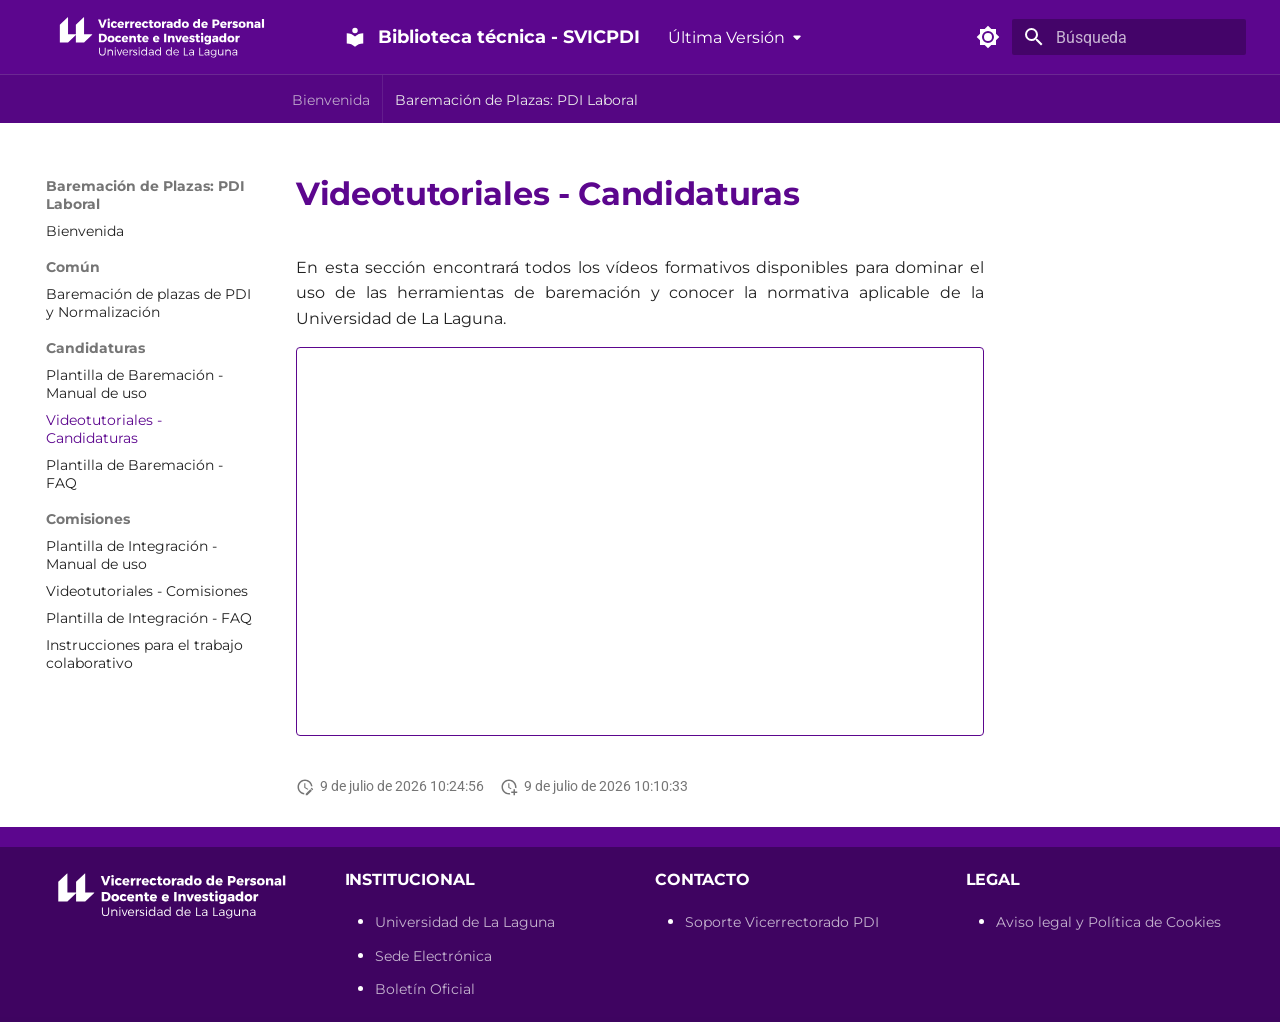
<file: latest/baremacion/candidaturas/videotutoriales_candidaturas/index.html>
<!DOCTYPE html><html lang="es" class="no-js"><head>
    
      <meta charset="utf-8">
      <meta name="viewport" content="width=device-width,initial-scale=1">
      
        <meta name="description" content="Biblioteca técnica del Soporte del Vicerrectorado de Personal Docente e Investigador (SVICPDI) de la Universidad de La Laguna (ULL)">
      
      
        <meta name="author" content="Víctor Leal Acosta">
      
      
        <link rel="canonical" href="https://svicpdi.github.io/biblioteca-tecnica/latest/baremacion/candidaturas/videotutoriales_candidaturas/">
      
      
        <link rel="prev" href="../manual_plantilla/">
      
      
        <link rel="next" href="../faq_plantilla/">
      
      
        
      
      
      <link rel="icon" href="../../../assets/images/favicon.png">
      <meta name="generator" content="mkdocs-1.6.1, mkdocs-material-9.7.5">
    
    
      
        <title>Videotutoriales - Candidaturas - Biblioteca técnica - SVICPDI</title>
      
    
    
      <link rel="stylesheet" href="../../../assets/stylesheets/main.484c7ddc.min.css">
      
        
        <link rel="stylesheet" href="../../../assets/stylesheets/palette.ab4e12ef.min.css">
      
      


    
    
      
    
    
      
        
        
        <link rel="preconnect" href="https://fonts.gstatic.com" crossorigin="">
        <link rel="stylesheet" href="https://fonts.googleapis.com/css?family=Roboto:300,300i,400,400i,700,700i%7CRoboto+Mono:400,400i,700,700i&amp;display=fallback">
        <style>:root{--md-text-font:"Roboto";--md-code-font:"Roboto Mono"}</style>
      
    
    
      <link rel="stylesheet" href="../../../extra.css">
    
    <script>__md_scope=new URL("../../..",location),__md_hash=e=>[...e].reduce(((e,_)=>(e<<5)-e+_.charCodeAt(0)),0),__md_get=(e,_=localStorage,t=__md_scope)=>JSON.parse(_.getItem(t.pathname+"."+e)),__md_set=(e,_,t=localStorage,a=__md_scope)=>{try{t.setItem(a.pathname+"."+e,JSON.stringify(_))}catch(e){}}</script>
    
      

    
    
  <link rel="preconnect" href="https://fonts.googleapis.com">
  <link rel="preconnect" href="https://fonts.gstatic.com" crossorigin="">
  <link href="https://fonts.googleapis.com/css2?family=Montserrat:wght@400;600;700&amp;display=swap" rel="stylesheet">

  <link href="../../../assets/stylesheets/glightbox.min.css" rel="stylesheet"><script src="../../../assets/javascripts/glightbox.min.js"></script><style id="glightbox-style">
            html.glightbox-open { overflow: initial; height: 100%; }
            .gslide-title { margin-top: 0px; user-select: text; }
            .gslide-desc { color: #666; user-select: text; }
            .gslide-image img { background: white; }
            .gscrollbar-fixer { padding-right: 15px; }
            .gdesc-inner { font-size: 0.75rem; }
            body[data-md-color-scheme="slate"] .gdesc-inner { background: var(--md-default-bg-color); }
            body[data-md-color-scheme="slate"] .gslide-title { color: var(--md-default-fg-color); }
            body[data-md-color-scheme="slate"] .gslide-desc { color: var(--md-default-fg-color); }
        </style></head>
  
  
    
    
      
    
    
    
    
    <body dir="ltr" data-md-color-scheme="default" data-md-color-primary="custom" data-md-color-accent="custom">
  
    
    <input class="md-toggle" data-md-toggle="drawer" type="checkbox" id="__drawer" autocomplete="off">
    <input class="md-toggle" data-md-toggle="search" type="checkbox" id="__search" autocomplete="off">
    <label class="md-overlay" for="__drawer"></label>
    <div data-md-component="skip">
      
        
        <a href="#videotutoriales-candidaturas" class="md-skip">
          Saltar a contenido
        </a>
      
    </div>
    <div data-md-component="announce">
      
    </div>
    
      <div data-md-color-scheme="default" data-md-component="outdated" hidden="">
        
      </div>
    
    
      

<header class="md-header" data-md-component="header">
  <nav class="md-header__inner md-grid" aria-label="Cabecera">
    <a href="../../.." title="Biblioteca técnica - SVICPDI" class="md-header__button md-logo" aria-label="Biblioteca técnica - SVICPDI" data-md-component="logo">
      
  <img src="../../../assets/images/logo.svg" alt="logo">

    </a>
    <label class="md-header__button md-icon" for="__drawer">
      
      <svg xmlns="http://www.w3.org/2000/svg" viewBox="0 0 24 24"><path d="M3 6h18v2H3zm0 5h18v2H3zm0 5h18v2H3z"></path></svg>
    </label>
    <div class="md-header__title" data-md-component="header-title">
      <div class="md-header__ellipsis">
        <div class="md-header__topic">
          <span class="md-ellipsis">
            Biblioteca técnica - SVICPDI
          </span>
        </div>
        <div class="md-header__topic" data-md-component="header-topic">
          <span class="md-ellipsis">
            
              Videotutoriales - Candidaturas
            
          </span>
        </div>
      </div>
    </div>
    
      
        <form class="md-header__option" data-md-component="palette">
  
    
    
    
    <input class="md-option" data-md-color-media="(prefers-color-scheme: light)" data-md-color-scheme="default" data-md-color-primary="custom" data-md-color-accent="custom" aria-label="Cambiar a modo oscuro" type="radio" name="__palette" id="__palette_0">
    
      <label class="md-header__button md-icon" title="Cambiar a modo oscuro" for="__palette_1" hidden="">
        <svg xmlns="http://www.w3.org/2000/svg" viewBox="0 0 24 24"><path d="M12 8a4 4 0 0 0-4 4 4 4 0 0 0 4 4 4 4 0 0 0 4-4 4 4 0 0 0-4-4m0 10a6 6 0 0 1-6-6 6 6 0 0 1 6-6 6 6 0 0 1 6 6 6 6 0 0 1-6 6m8-9.31V4h-4.69L12 .69 8.69 4H4v4.69L.69 12 4 15.31V20h4.69L12 23.31 15.31 20H20v-4.69L23.31 12z"></path></svg>
      </label>
    
  
    
    
    
    <input class="md-option" data-md-color-media="(prefers-color-scheme: dark)" data-md-color-scheme="slate" data-md-color-primary="custom" data-md-color-accent="custom" aria-label="Cambiar a modo claro" type="radio" name="__palette" id="__palette_1">
    
      <label class="md-header__button md-icon" title="Cambiar a modo claro" for="__palette_0" hidden="">
        <svg xmlns="http://www.w3.org/2000/svg" viewBox="0 0 24 24"><path d="M12 18c-.89 0-1.74-.2-2.5-.55C11.56 16.5 13 14.42 13 12s-1.44-4.5-3.5-5.45C10.26 6.2 11.11 6 12 6a6 6 0 0 1 6 6 6 6 0 0 1-6 6m8-9.31V4h-4.69L12 .69 8.69 4H4v4.69L.69 12 4 15.31V20h4.69L12 23.31 15.31 20H20v-4.69L23.31 12z"></path></svg>
      </label>
    
  
</form>
      
    
    
      <script>var palette=__md_get("__palette");if(palette&&palette.color){if("(prefers-color-scheme)"===palette.color.media){var media=matchMedia("(prefers-color-scheme: light)"),input=document.querySelector(media.matches?"[data-md-color-media='(prefers-color-scheme: light)']":"[data-md-color-media='(prefers-color-scheme: dark)']");palette.color.media=input.getAttribute("data-md-color-media"),palette.color.scheme=input.getAttribute("data-md-color-scheme"),palette.color.primary=input.getAttribute("data-md-color-primary"),palette.color.accent=input.getAttribute("data-md-color-accent")}for(var[key,value]of Object.entries(palette.color))document.body.setAttribute("data-md-color-"+key,value)}</script>
    
    
    
      
      
        <label class="md-header__button md-icon" for="__search">
          
          <svg xmlns="http://www.w3.org/2000/svg" viewBox="0 0 24 24"><path d="M9.5 3A6.5 6.5 0 0 1 16 9.5c0 1.61-.59 3.09-1.56 4.23l.27.27h.79l5 5-1.5 1.5-5-5v-.79l-.27-.27A6.52 6.52 0 0 1 9.5 16 6.5 6.5 0 0 1 3 9.5 6.5 6.5 0 0 1 9.5 3m0 2C7 5 5 7 5 9.5S7 14 9.5 14 14 12 14 9.5 12 5 9.5 5"></path></svg>
        </label>
        <div class="md-search" data-md-component="search" role="dialog">
  <label class="md-search__overlay" for="__search"></label>
  <div class="md-search__inner" role="search">
    <form class="md-search__form" name="search">
      <input type="text" class="md-search__input" name="query" aria-label="Búsqueda" placeholder="Búsqueda" autocapitalize="off" autocorrect="off" autocomplete="off" spellcheck="false" data-md-component="search-query" required="">
      <label class="md-search__icon md-icon" for="__search">
        
        <svg xmlns="http://www.w3.org/2000/svg" viewBox="0 0 24 24"><path d="M9.5 3A6.5 6.5 0 0 1 16 9.5c0 1.61-.59 3.09-1.56 4.23l.27.27h.79l5 5-1.5 1.5-5-5v-.79l-.27-.27A6.52 6.52 0 0 1 9.5 16 6.5 6.5 0 0 1 3 9.5 6.5 6.5 0 0 1 9.5 3m0 2C7 5 5 7 5 9.5S7 14 9.5 14 14 12 14 9.5 12 5 9.5 5"></path></svg>
        
        <svg xmlns="http://www.w3.org/2000/svg" viewBox="0 0 24 24"><path d="M20 11v2H8l5.5 5.5-1.42 1.42L4.16 12l7.92-7.92L13.5 5.5 8 11z"></path></svg>
      </label>
      <nav class="md-search__options" aria-label="Buscar">
        
        <button type="reset" class="md-search__icon md-icon" title="Limpiar" aria-label="Limpiar" tabindex="-1">
          
          <svg xmlns="http://www.w3.org/2000/svg" viewBox="0 0 24 24"><path d="M19 6.41 17.59 5 12 10.59 6.41 5 5 6.41 10.59 12 5 17.59 6.41 19 12 13.41 17.59 19 19 17.59 13.41 12z"></path></svg>
        </button>
      </nav>
      
        <div class="md-search__suggest" data-md-component="search-suggest"></div>
      
    </form>
    <div class="md-search__output">
      <div class="md-search__scrollwrap" tabindex="0" data-md-scrollfix="">
        <div class="md-search-result" data-md-component="search-result">
          <div class="md-search-result__meta">
            Inicializando búsqueda
          </div>
          <ol class="md-search-result__list" role="presentation"></ol>
        </div>
      </div>
    </div>
  </div>
</div>
      
    
    
  </nav>
  
</header>
    
    <div class="md-container" data-md-component="container">
      
      
        
          
            
<nav class="md-tabs" aria-label="Pestañas" data-md-component="tabs">
  <div class="md-grid">
    <ul class="md-tabs__list">
      
        
  
  
  
  
    
    
      <li class="md-tabs__item">
        <a href="../../.." class="md-tabs__link">
          
  
  
  Bienvenida

        </a>
      </li>
    
  

      
        
  
  
  
    
  
  
    
    
      <li class="md-tabs__item md-tabs__item--active">
        <a href="../../" class="md-tabs__link">
          
  
  
  Baremación de Plazas: PDI Laboral

        </a>
      </li>
    
  

      
    </ul>
  </div>
</nav>
          
        
      
      <main class="md-main" data-md-component="main">
        <div class="md-main__inner md-grid">
          
            
              
              <div class="md-sidebar md-sidebar--primary" data-md-component="sidebar" data-md-type="navigation">
                <div class="md-sidebar__scrollwrap">
                  <div class="md-sidebar__inner">
                    


  


<nav class="md-nav md-nav--primary md-nav--lifted" aria-label="Navegación" data-md-level="0">
  <label class="md-nav__title" for="__drawer">
    <a href="../../.." title="Biblioteca técnica - SVICPDI" class="md-nav__button md-logo" aria-label="Biblioteca técnica - SVICPDI" data-md-component="logo">
      
  <img src="../../../assets/images/logo.svg" alt="logo">

    </a>
    Biblioteca técnica - SVICPDI
  </label>
  
  <ul class="md-nav__list" data-md-scrollfix="">
    
      
      
  
  
  
  
    
    
    
    
      
      
        
      
    
    
    <li class="md-nav__item md-nav__item--nested">
      
        
        
          
        
        <input class="md-nav__toggle md-toggle md-toggle--indeterminate" type="checkbox" id="__nav_1">
        
          
          <label class="md-nav__link" for="__nav_1" id="__nav_1_label" tabindex="0">
            
  
  
  <span class="md-ellipsis">
    
  
    Bienvenida
  

    
  </span>
  
  

            <span class="md-nav__icon md-icon"></span>
          </label>
        
        <nav class="md-nav" data-md-level="1" aria-labelledby="__nav_1_label" aria-expanded="false">
          <label class="md-nav__title" for="__nav_1">
            <span class="md-nav__icon md-icon"></span>
            
  
    Bienvenida
  

          </label>
          <ul class="md-nav__list" data-md-scrollfix="">
            
              
                
  
  
  
  
    <li class="md-nav__item">
      <a href="../../.." class="md-nav__link">
        
  
  
  <span class="md-ellipsis">
    
  
    Inicio
  

    
  </span>
  
  

      </a>
    </li>
  

              
            
              
                
  
  
  
  
    <li class="md-nav__item">
      <a href="../../../changelog/" class="md-nav__link">
        
  
  
  <span class="md-ellipsis">
    
  
    Historial de cambios
  

    
  </span>
  
  

      </a>
    </li>
  

              
            
          </ul>
        </nav>
      
    </li>
  

    
      
      
  
  
    
  
  
  
    
    
    
    
      
        
        
      
      
        
      
    
    
    <li class="md-nav__item md-nav__item--active md-nav__item--section md-nav__item--nested">
      
        
        
        <input class="md-nav__toggle md-toggle " type="checkbox" id="__nav_2" checked="">
        
          
          <label class="md-nav__link" for="__nav_2" id="__nav_2_label" tabindex="">
            
  
  
  <span class="md-ellipsis">
    
  
    Baremación de Plazas: PDI Laboral
  

    
  </span>
  
  

            <span class="md-nav__icon md-icon"></span>
          </label>
        
        <nav class="md-nav" data-md-level="1" aria-labelledby="__nav_2_label" aria-expanded="true">
          <label class="md-nav__title" for="__nav_2">
            <span class="md-nav__icon md-icon"></span>
            
  
    Baremación de Plazas: PDI Laboral
  

          </label>
          <ul class="md-nav__list" data-md-scrollfix="">
            
              
                
  
  
  
  
    <li class="md-nav__item">
      <a href="../../" class="md-nav__link">
        
  
  
  <span class="md-ellipsis">
    
  
    Bienvenida
  

    
  </span>
  
  

      </a>
    </li>
  

              
            
              
                
  
  
  
  
    
    
    
    
      
      
        
          
          
        
      
    
    
    <li class="md-nav__item md-nav__item--section md-nav__item--nested">
      
        
        
          
        
        <input class="md-nav__toggle md-toggle md-toggle--indeterminate" type="checkbox" id="__nav_2_2">
        
          
          <label class="md-nav__link" for="__nav_2_2" id="__nav_2_2_label" tabindex="">
            
  
  
  <span class="md-ellipsis">
    
  
    Común
  

    
  </span>
  
  

            <span class="md-nav__icon md-icon"></span>
          </label>
        
        <nav class="md-nav" data-md-level="2" aria-labelledby="__nav_2_2_label" aria-expanded="false">
          <label class="md-nav__title" for="__nav_2_2">
            <span class="md-nav__icon md-icon"></span>
            
  
    Común
  

          </label>
          <ul class="md-nav__list" data-md-scrollfix="">
            
              
                
  
  
  
  
    <li class="md-nav__item">
      <a href="../../comunes/normalizacion/" class="md-nav__link">
        
  
  
  <span class="md-ellipsis">
    
  
    Baremación de plazas de PDI y Normalización
  

    
  </span>
  
  

      </a>
    </li>
  

              
            
          </ul>
        </nav>
      
    </li>
  

              
            
              
                
  
  
    
  
  
  
    
    
    
    
      
      
        
          
          
        
      
    
    
    <li class="md-nav__item md-nav__item--active md-nav__item--section md-nav__item--nested">
      
        
        
        <input class="md-nav__toggle md-toggle " type="checkbox" id="__nav_2_3" checked="">
        
          
          <label class="md-nav__link" for="__nav_2_3" id="__nav_2_3_label" tabindex="">
            
  
  
  <span class="md-ellipsis">
    
  
    Candidaturas
  

    
  </span>
  
  

            <span class="md-nav__icon md-icon"></span>
          </label>
        
        <nav class="md-nav" data-md-level="2" aria-labelledby="__nav_2_3_label" aria-expanded="true">
          <label class="md-nav__title" for="__nav_2_3">
            <span class="md-nav__icon md-icon"></span>
            
  
    Candidaturas
  

          </label>
          <ul class="md-nav__list" data-md-scrollfix="">
            
              
                
  
  
  
  
    <li class="md-nav__item">
      <a href="../manual_plantilla/" class="md-nav__link">
        
  
  
  <span class="md-ellipsis">
    
  
    Plantilla de Baremación - Manual de uso
  

    
  </span>
  
  

      </a>
    </li>
  

              
            
              
                
  
  
    
  
  
  
    <li class="md-nav__item md-nav__item--active">
      
      <input class="md-nav__toggle md-toggle" type="checkbox" id="__toc">
      
      
        
      
      
      <a href="./" class="md-nav__link md-nav__link--active">
        
  
  
  <span class="md-ellipsis">
    
  
    Videotutoriales - Candidaturas
  

    
  </span>
  
  

      </a>
      
    </li>
  

              
            
              
                
  
  
  
  
    <li class="md-nav__item">
      <a href="../faq_plantilla/" class="md-nav__link">
        
  
  
  <span class="md-ellipsis">
    
  
    Plantilla de Baremación - FAQ
  

    
  </span>
  
  

      </a>
    </li>
  

              
            
          </ul>
        </nav>
      
    </li>
  

              
            
              
                
  
  
  
  
    
    
    
    
      
      
        
          
          
        
      
    
    
    <li class="md-nav__item md-nav__item--section md-nav__item--nested">
      
        
        
          
        
        <input class="md-nav__toggle md-toggle md-toggle--indeterminate" type="checkbox" id="__nav_2_4">
        
          
          <label class="md-nav__link" for="__nav_2_4" id="__nav_2_4_label" tabindex="">
            
  
  
  <span class="md-ellipsis">
    
  
    Comisiones
  

    
  </span>
  
  

            <span class="md-nav__icon md-icon"></span>
          </label>
        
        <nav class="md-nav" data-md-level="2" aria-labelledby="__nav_2_4_label" aria-expanded="false">
          <label class="md-nav__title" for="__nav_2_4">
            <span class="md-nav__icon md-icon"></span>
            
  
    Comisiones
  

          </label>
          <ul class="md-nav__list" data-md-scrollfix="">
            
              
                
  
  
  
  
    <li class="md-nav__item">
      <a href="../../comisiones/manual_integracion/" class="md-nav__link">
        
  
  
  <span class="md-ellipsis">
    
  
    Plantilla de Integración - Manual de uso
  

    
  </span>
  
  

      </a>
    </li>
  

              
            
              
                
  
  
  
  
    <li class="md-nav__item">
      <a href="../../comisiones/videotutoriales_comisiones/" class="md-nav__link">
        
  
  
  <span class="md-ellipsis">
    
  
    Videotutoriales - Comisiones
  

    
  </span>
  
  

      </a>
    </li>
  

              
            
              
                
  
  
  
  
    <li class="md-nav__item">
      <a href="../../comisiones/faq_integracion/" class="md-nav__link">
        
  
  
  <span class="md-ellipsis">
    
  
    Plantilla de Integración - FAQ
  

    
  </span>
  
  

      </a>
    </li>
  

              
            
              
                
  
  
  
  
    <li class="md-nav__item">
      <a href="../../comisiones/colaboracion/" class="md-nav__link">
        
  
  
  <span class="md-ellipsis">
    
  
    Instrucciones para el trabajo colaborativo
  

    
  </span>
  
  

      </a>
    </li>
  

              
            
          </ul>
        </nav>
      
    </li>
  

              
            
          </ul>
        </nav>
      
    </li>
  

    
  </ul>
</nav>
                  </div>
                </div>
              </div>
            
            
              
              <div class="md-sidebar md-sidebar--secondary" data-md-component="sidebar" data-md-type="toc">
                <div class="md-sidebar__scrollwrap">
                  <div class="md-sidebar__inner">
                    

<nav class="md-nav md-nav--secondary" aria-label="Tabla de contenidos">
  
  
  
    
  
  
</nav>
                  </div>
                </div>
              </div>
            
          
          
            <div class="md-content" data-md-component="content">
              
              <article class="md-content__inner md-typeset">
                
                  



<h1 id="videotutoriales-candidaturas">Videotutoriales - Candidaturas<a class="headerlink" href="#videotutoriales-candidaturas" title="Permanent link">¶</a></h1>
<p>En esta sección encontrará todos los vídeos formativos disponibles para dominar el uso de las herramientas de baremación y conocer la normativa aplicable de la Universidad de La Laguna.</p>
<div style="position: relative; padding-bottom: 56.25%; height: 0; overflow: hidden; max-width: 100%; margin-bottom: 2rem; border: 1px solid #5c068e; border-radius: 4px;">
  <iframe src="https://drive.google.com/file/d/1byVs9ezH1LWqhRE6Ps08p05BHSU8B14p/preview" style="position: absolute; top: 0; left: 0; width: 100%; height: 100%; border: 0;" allow="autoplay; fullscreen; picture-in-picture" allowfullscreen="true"></iframe>
</div>







  
    
  
  
    
  


  <aside class="md-source-file">
    
      
  <span class="md-source-file__fact">
    <span class="md-icon" title="Última actualización">
      <svg xmlns="http://www.w3.org/2000/svg" viewBox="0 0 24 24"><path d="M21 13.1c-.1 0-.3.1-.4.2l-1 1 2.1 2.1 1-1c.2-.2.2-.6 0-.8l-1.3-1.3c-.1-.1-.2-.2-.4-.2m-1.9 1.8-6.1 6V23h2.1l6.1-6.1zM12.5 7v5.2l4 2.4-1 1L11 13V7zM11 21.9c-5.1-.5-9-4.8-9-9.9C2 6.5 6.5 2 12 2c5.3 0 9.6 4.1 10 9.3-.3-.1-.6-.2-1-.2s-.7.1-1 .2C19.6 7.2 16.2 4 12 4c-4.4 0-8 3.6-8 8 0 4.1 3.1 7.5 7.1 7.9l-.1.2z"></path></svg>
    </span>
    <span class="git-revision-date-localized-plugin git-revision-date-localized-plugin-datetime" title="9 de julio de 2026 10:24:56 UTC">9 de julio de 2026 10:24:56</span>
  </span>

    
    
      
  <span class="md-source-file__fact">
    <span class="md-icon" title="Creado">
      <svg xmlns="http://www.w3.org/2000/svg" viewBox="0 0 24 24"><path d="M14.47 15.08 11 13V7h1.5v5.25l3.08 1.83c-.41.28-.79.62-1.11 1m-1.39 4.84c-.36.05-.71.08-1.08.08-4.42 0-8-3.58-8-8s3.58-8 8-8 8 3.58 8 8c0 .37-.03.72-.08 1.08.69.1 1.33.32 1.92.64.1-.56.16-1.13.16-1.72 0-5.5-4.5-10-10-10S2 6.5 2 12s4.47 10 10 10c.59 0 1.16-.06 1.72-.16-.32-.59-.54-1.23-.64-1.92M18 15v3h-3v2h3v3h2v-3h3v-2h-3v-3z"></path></svg>
    </span>
    <span class="git-revision-date-localized-plugin git-revision-date-localized-plugin-datetime" title="9 de julio de 2026 10:10:33 UTC">9 de julio de 2026 10:10:33</span>
  </span>

    
    
    
  </aside>





                
              </article>
            </div>
          
          
  <script>var tabs=__md_get("__tabs");if(Array.isArray(tabs))e:for(var set of document.querySelectorAll(".tabbed-set")){var labels=set.querySelector(".tabbed-labels");for(var tab of tabs)for(var label of labels.getElementsByTagName("label"))if(label.innerText.trim()===tab){var input=document.getElementById(label.htmlFor);input.checked=!0;continue e}}</script>

<script>var target=document.getElementById(location.hash.slice(1));target&&target.name&&(target.checked=target.name.startsWith("__tabbed_"))</script>
        </div>
        
          <button type="button" class="md-top md-icon" data-md-component="top" hidden="">
  
  <svg xmlns="http://www.w3.org/2000/svg" viewBox="0 0 24 24"><path d="M13 20h-2V8l-5.5 5.5-1.42-1.42L12 4.16l7.92 7.92-1.42 1.42L13 8z"></path></svg>
  Volver al principio
</button>
        
      </main>
      
<footer class="footer-wrapper">
    <div class="md-footer-meta md-typeset">
        <div class="md-footer-meta__inner md-grid">
            <div class="footer-container">

                <!-- Logo Institucional -->
                <div class="footer-section">
                    <a href="https://www.ull.es/" target="_blank" rel="noopener">
                        <img src="../../../assets/images/logo.svg" alt="Logo ULL" class="logo-institucional">
                    </a>
                </div>

                <!-- Columna 1: Navegación -->
                <div class="footer-section">
                    <h4>Institucional</h4>
                    <ul class="footer-list">
                       <li>
                            <a href="https://www.ull.es/" target="_blank" rel="noopener">Universidad de La Laguna</a>
                        </li>
                        <li><a href="https://sede.ull.es/" target="_blank" rel="noopener">Sede Electrónica</a></li>
                        <li><a href="https://sede.ull.es/ecivilis-site/bulletinBoard" target="_blank" rel="noopener">Boletín Oficial</a></li>
                    </ul>
                </div>

                <!-- Columna 2: Soporte -->
                <div class="footer-section">
                    <h4>Contacto</h4>
                    <ul class="footer-list">
                        <li>
                            <a href="https://sites.google.com/ull.edu.es/soporte-vicpdi/contacto" target="_blank" rel="noopener">
                                Soporte Vicerrectorado PDI
                            </a>
                        </li>
                    </ul>
                </div>

                <!-- Columna 3: Legal (Separada) -->
                <div class="footer-section">
                    <h4>Legal</h4>
                    <ul class="footer-list">
                        <li><a href="https://www.ull.es/informacion-sobre-web-institucional/" target="_blank" rel="noopener">Aviso legal y Política de Cookies</a></li>
                    </ul>
                </div>
            </div>
        </div>
    </div>
</footer>

    </div>
    <div class="md-dialog" data-md-component="dialog">
      <div class="md-dialog__inner md-typeset"></div>
    </div>
    
    
    
      
      
      <script id="__config" type="application/json">{"annotate": null, "base": "../../..", "features": ["navigation.tabs", "navigation.sections", "navigation.expand", "navigation.top", "search.suggest", "search.highlight", "content.code.copy", "content.code.annotate", "content.tabs.link", "content.toc", "navigation.instant"], "search": "../../../assets/javascripts/workers/search.2c215733.min.js", "tags": null, "translations": {"clipboard.copied": "Copiado al portapapeles", "clipboard.copy": "Copiar al portapapeles", "search.result.more.one": "1 m\u00e1s en esta p\u00e1gina", "search.result.more.other": "# m\u00e1s en esta p\u00e1gina", "search.result.none": "No se encontraron documentos", "search.result.one": "1 documento encontrado", "search.result.other": "# documentos encontrados", "search.result.placeholder": "Teclee para comenzar b\u00fasqueda", "search.result.term.missing": "Falta", "select.version": "Seleccionar versi\u00f3n"}, "version": {"provider": "mike"}}</script>
    
    
      <script src="../../../assets/javascripts/bundle.79ae519e.min.js"></script>
      
    
  
<script id="init-glightbox">const lightbox = GLightbox({"touchNavigation": true, "loop": false, "zoomable": true, "draggable": true, "openEffect": "zoom", "closeEffect": "zoom", "slideEffect": "slide"});
document$.subscribe(()=>{ lightbox.reload(); });
</script></body></html>
</file>
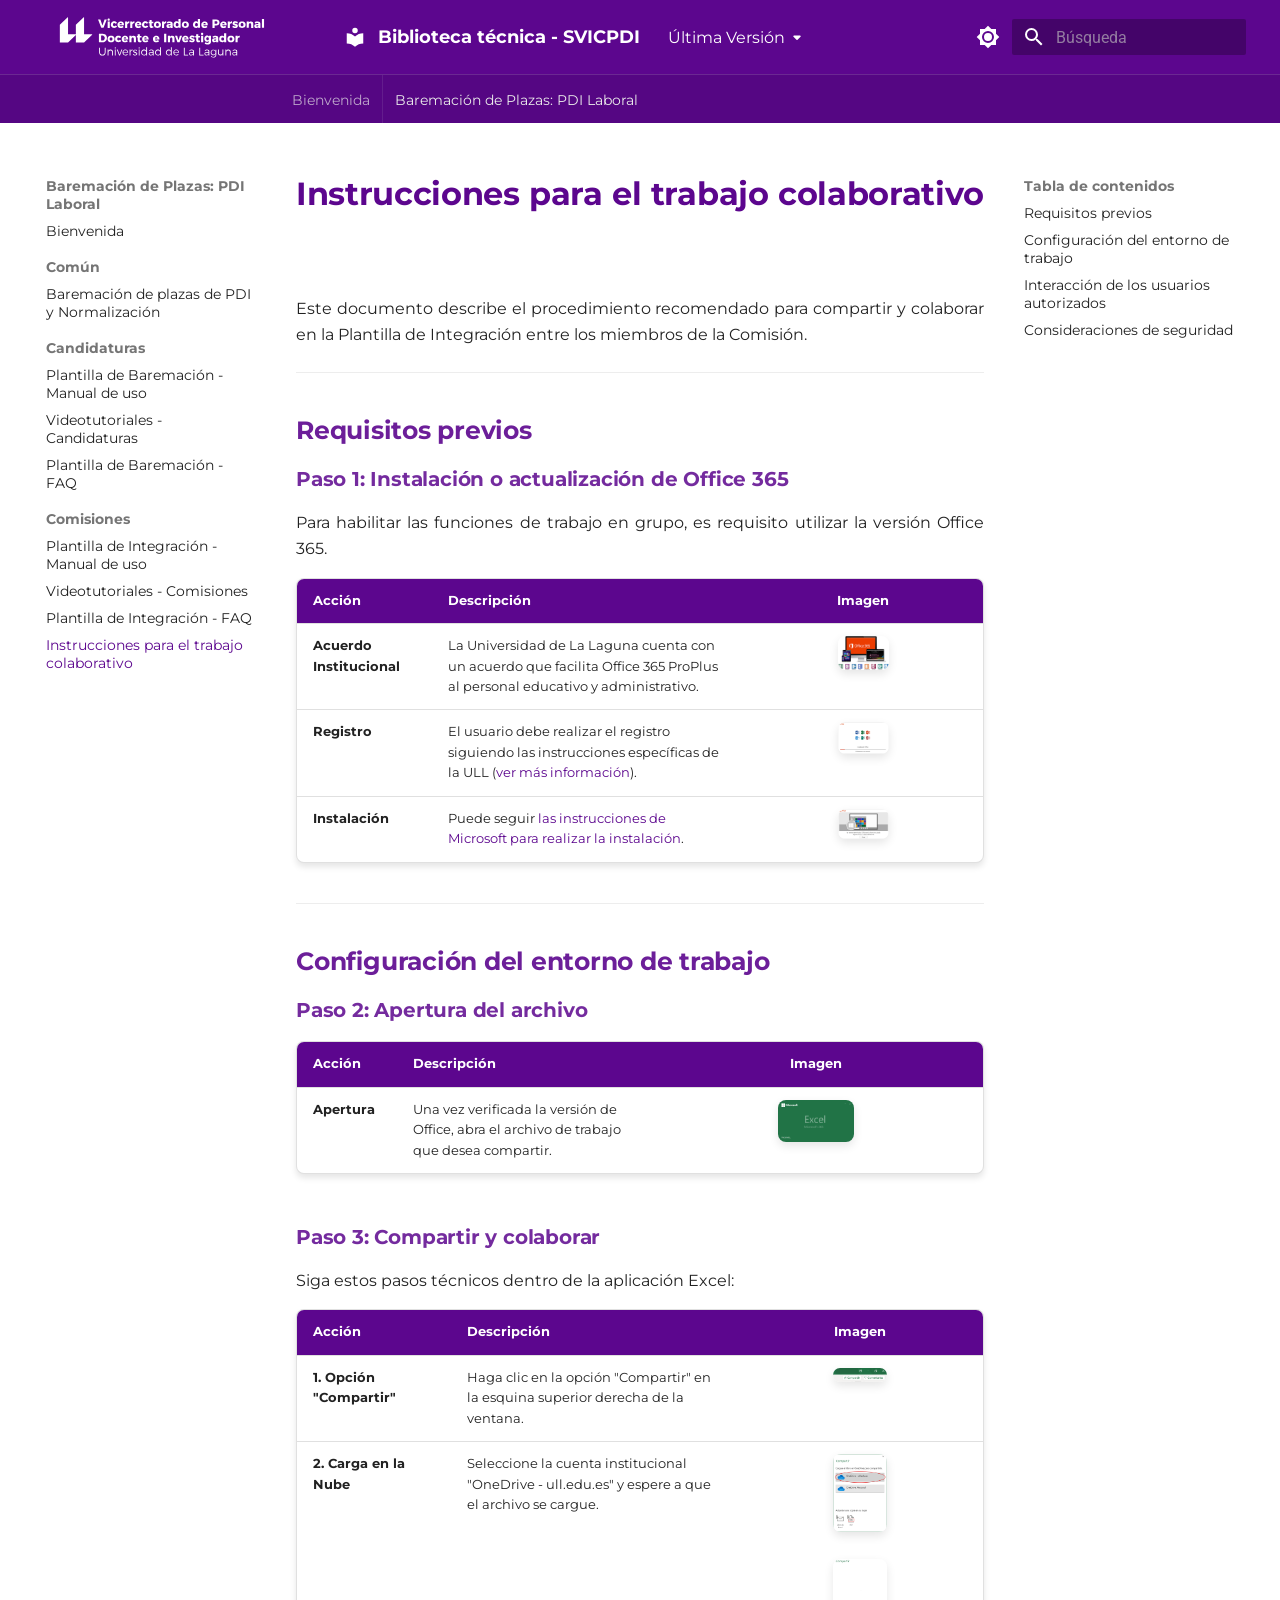
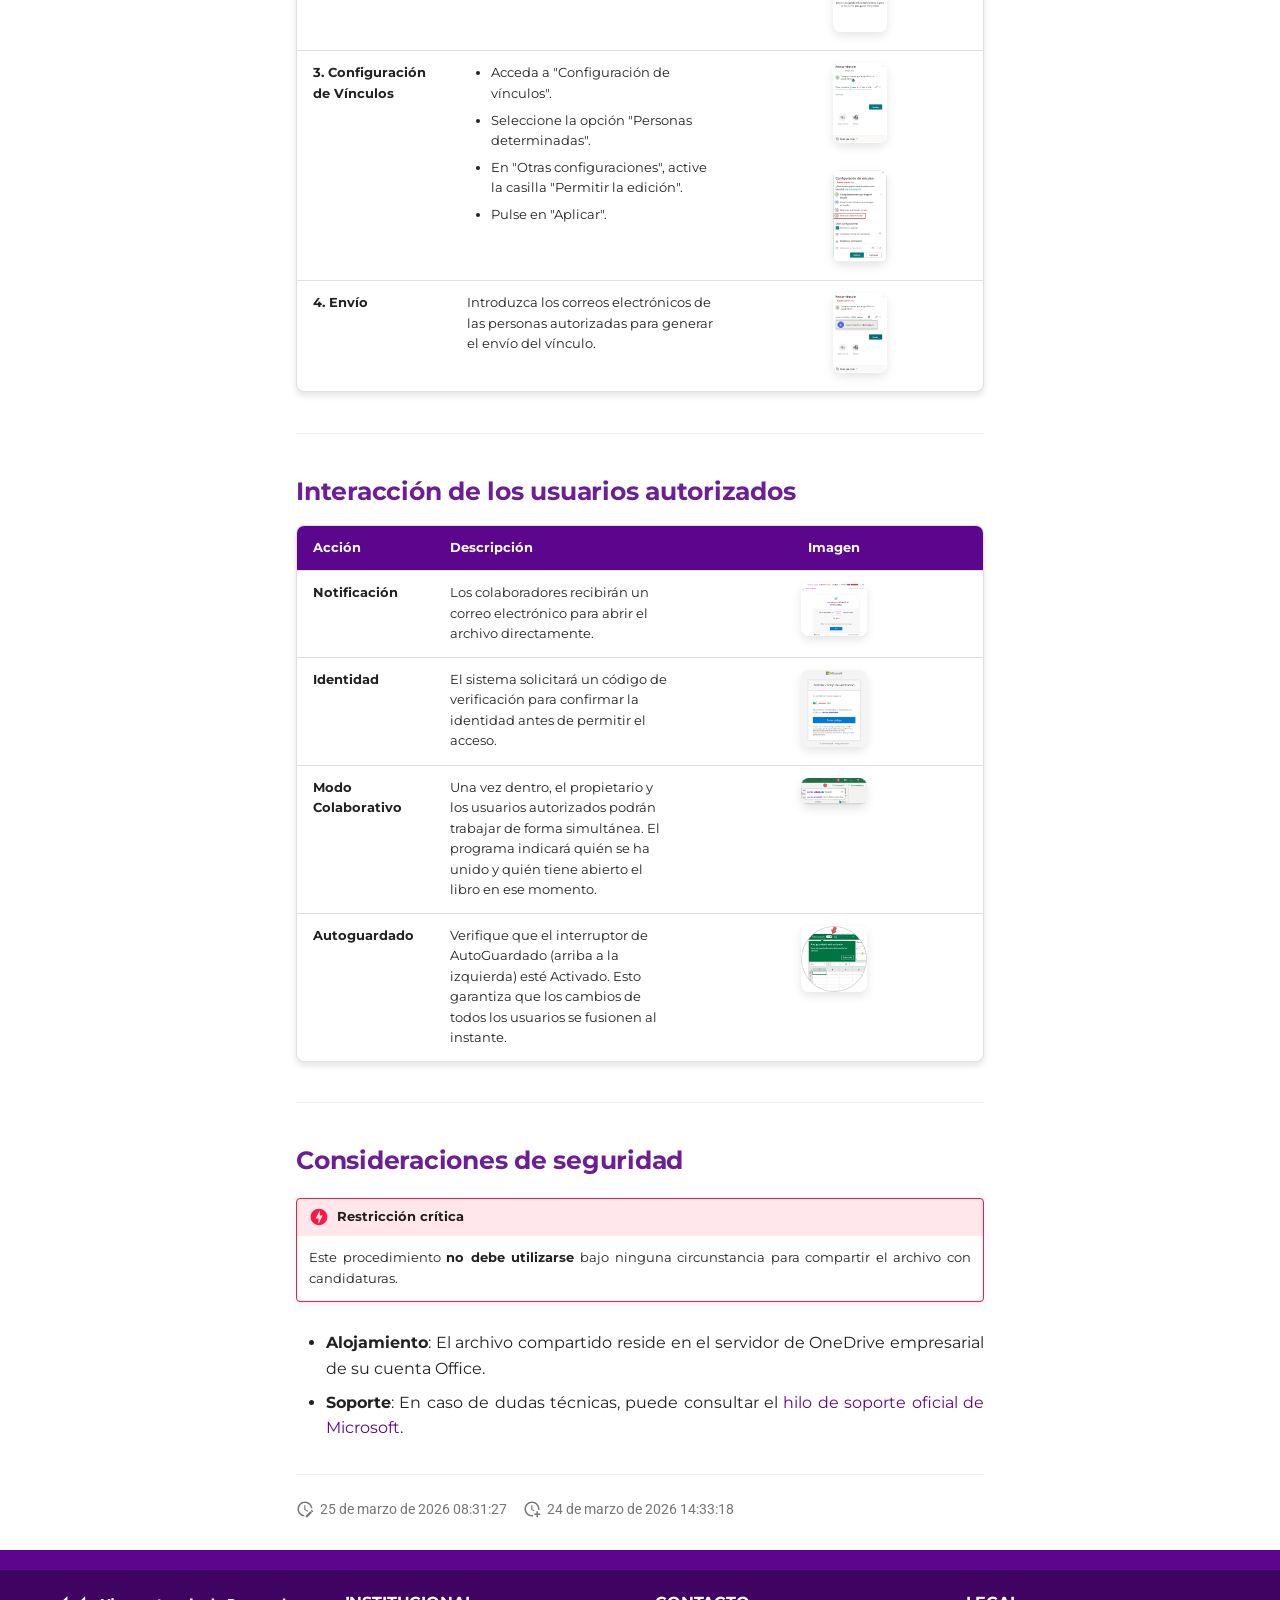
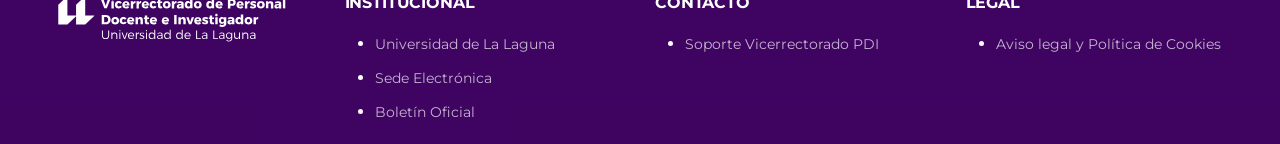
<file: latest/baremacion/comisiones/colaboracion/index.html>
<!DOCTYPE html><html lang="es" class="no-js"><head>
    
      <meta charset="utf-8">
      <meta name="viewport" content="width=device-width,initial-scale=1">
      
        <meta name="description" content="Biblioteca técnica del Soporte del Vicerrectorado de Personal Docente e Investigador (SVICPDI) de la Universidad de La Laguna (ULL)">
      
      
        <meta name="author" content="Víctor Leal Acosta">
      
      
        <link rel="canonical" href="https://svicpdi.github.io/biblioteca-tecnica/latest/baremacion/comisiones/colaboracion/">
      
      
        <link rel="prev" href="../faq_integracion/">
      
      
      
        
      
      
      <link rel="icon" href="../../../assets/images/favicon.png">
      <meta name="generator" content="mkdocs-1.6.1, mkdocs-material-9.7.5">
    
    
      
        <title>Instrucciones para el trabajo colaborativo - Biblioteca técnica - SVICPDI</title>
      
    
    
      <link rel="stylesheet" href="../../../assets/stylesheets/main.484c7ddc.min.css">
      
        
        <link rel="stylesheet" href="../../../assets/stylesheets/palette.ab4e12ef.min.css">
      
      


    
    
      
    
    
      
        
        
        <link rel="preconnect" href="https://fonts.gstatic.com" crossorigin="">
        <link rel="stylesheet" href="https://fonts.googleapis.com/css?family=Roboto:300,300i,400,400i,700,700i%7CRoboto+Mono:400,400i,700,700i&amp;display=fallback">
        <style>:root{--md-text-font:"Roboto";--md-code-font:"Roboto Mono"}</style>
      
    
    
      <link rel="stylesheet" href="../../../extra.css">
    
    <script>__md_scope=new URL("../../..",location),__md_hash=e=>[...e].reduce(((e,_)=>(e<<5)-e+_.charCodeAt(0)),0),__md_get=(e,_=localStorage,t=__md_scope)=>JSON.parse(_.getItem(t.pathname+"."+e)),__md_set=(e,_,t=localStorage,a=__md_scope)=>{try{t.setItem(a.pathname+"."+e,JSON.stringify(_))}catch(e){}}</script>
    
      

    
    
  <link rel="preconnect" href="https://fonts.googleapis.com">
  <link rel="preconnect" href="https://fonts.gstatic.com" crossorigin="">
  <link href="https://fonts.googleapis.com/css2?family=Montserrat:wght@400;600;700&amp;display=swap" rel="stylesheet">

  <link href="../../../assets/stylesheets/glightbox.min.css" rel="stylesheet"><script src="../../../assets/javascripts/glightbox.min.js"></script><style id="glightbox-style">
            html.glightbox-open { overflow: initial; height: 100%; }
            .gslide-title { margin-top: 0px; user-select: text; }
            .gslide-desc { color: #666; user-select: text; }
            .gslide-image img { background: white; }
            .gscrollbar-fixer { padding-right: 15px; }
            .gdesc-inner { font-size: 0.75rem; }
            body[data-md-color-scheme="slate"] .gdesc-inner { background: var(--md-default-bg-color); }
            body[data-md-color-scheme="slate"] .gslide-title { color: var(--md-default-fg-color); }
            body[data-md-color-scheme="slate"] .gslide-desc { color: var(--md-default-fg-color); }
        </style></head>
  
  
    
    
      
    
    
    
    
    <body dir="ltr" data-md-color-scheme="default" data-md-color-primary="custom" data-md-color-accent="custom">
  
    
    <input class="md-toggle" data-md-toggle="drawer" type="checkbox" id="__drawer" autocomplete="off">
    <input class="md-toggle" data-md-toggle="search" type="checkbox" id="__search" autocomplete="off">
    <label class="md-overlay" for="__drawer"></label>
    <div data-md-component="skip">
      
        
        <a href="#instrucciones-para-el-trabajo-colaborativo" class="md-skip">
          Saltar a contenido
        </a>
      
    </div>
    <div data-md-component="announce">
      
    </div>
    
      <div data-md-color-scheme="default" data-md-component="outdated" hidden="">
        
      </div>
    
    
      

<header class="md-header" data-md-component="header">
  <nav class="md-header__inner md-grid" aria-label="Cabecera">
    <a href="../../.." title="Biblioteca técnica - SVICPDI" class="md-header__button md-logo" aria-label="Biblioteca técnica - SVICPDI" data-md-component="logo">
      
  <img src="../../../assets/images/logo.svg" alt="logo">

    </a>
    <label class="md-header__button md-icon" for="__drawer">
      
      <svg xmlns="http://www.w3.org/2000/svg" viewBox="0 0 24 24"><path d="M3 6h18v2H3zm0 5h18v2H3zm0 5h18v2H3z"></path></svg>
    </label>
    <div class="md-header__title" data-md-component="header-title">
      <div class="md-header__ellipsis">
        <div class="md-header__topic">
          <span class="md-ellipsis">
            Biblioteca técnica - SVICPDI
          </span>
        </div>
        <div class="md-header__topic" data-md-component="header-topic">
          <span class="md-ellipsis">
            
              Instrucciones para el trabajo colaborativo
            
          </span>
        </div>
      </div>
    </div>
    
      
        <form class="md-header__option" data-md-component="palette">
  
    
    
    
    <input class="md-option" data-md-color-media="(prefers-color-scheme: light)" data-md-color-scheme="default" data-md-color-primary="custom" data-md-color-accent="custom" aria-label="Cambiar a modo oscuro" type="radio" name="__palette" id="__palette_0">
    
      <label class="md-header__button md-icon" title="Cambiar a modo oscuro" for="__palette_1" hidden="">
        <svg xmlns="http://www.w3.org/2000/svg" viewBox="0 0 24 24"><path d="M12 8a4 4 0 0 0-4 4 4 4 0 0 0 4 4 4 4 0 0 0 4-4 4 4 0 0 0-4-4m0 10a6 6 0 0 1-6-6 6 6 0 0 1 6-6 6 6 0 0 1 6 6 6 6 0 0 1-6 6m8-9.31V4h-4.69L12 .69 8.69 4H4v4.69L.69 12 4 15.31V20h4.69L12 23.31 15.31 20H20v-4.69L23.31 12z"></path></svg>
      </label>
    
  
    
    
    
    <input class="md-option" data-md-color-media="(prefers-color-scheme: dark)" data-md-color-scheme="slate" data-md-color-primary="custom" data-md-color-accent="custom" aria-label="Cambiar a modo claro" type="radio" name="__palette" id="__palette_1">
    
      <label class="md-header__button md-icon" title="Cambiar a modo claro" for="__palette_0" hidden="">
        <svg xmlns="http://www.w3.org/2000/svg" viewBox="0 0 24 24"><path d="M12 18c-.89 0-1.74-.2-2.5-.55C11.56 16.5 13 14.42 13 12s-1.44-4.5-3.5-5.45C10.26 6.2 11.11 6 12 6a6 6 0 0 1 6 6 6 6 0 0 1-6 6m8-9.31V4h-4.69L12 .69 8.69 4H4v4.69L.69 12 4 15.31V20h4.69L12 23.31 15.31 20H20v-4.69L23.31 12z"></path></svg>
      </label>
    
  
</form>
      
    
    
      <script>var palette=__md_get("__palette");if(palette&&palette.color){if("(prefers-color-scheme)"===palette.color.media){var media=matchMedia("(prefers-color-scheme: light)"),input=document.querySelector(media.matches?"[data-md-color-media='(prefers-color-scheme: light)']":"[data-md-color-media='(prefers-color-scheme: dark)']");palette.color.media=input.getAttribute("data-md-color-media"),palette.color.scheme=input.getAttribute("data-md-color-scheme"),palette.color.primary=input.getAttribute("data-md-color-primary"),palette.color.accent=input.getAttribute("data-md-color-accent")}for(var[key,value]of Object.entries(palette.color))document.body.setAttribute("data-md-color-"+key,value)}</script>
    
    
    
      
      
        <label class="md-header__button md-icon" for="__search">
          
          <svg xmlns="http://www.w3.org/2000/svg" viewBox="0 0 24 24"><path d="M9.5 3A6.5 6.5 0 0 1 16 9.5c0 1.61-.59 3.09-1.56 4.23l.27.27h.79l5 5-1.5 1.5-5-5v-.79l-.27-.27A6.52 6.52 0 0 1 9.5 16 6.5 6.5 0 0 1 3 9.5 6.5 6.5 0 0 1 9.5 3m0 2C7 5 5 7 5 9.5S7 14 9.5 14 14 12 14 9.5 12 5 9.5 5"></path></svg>
        </label>
        <div class="md-search" data-md-component="search" role="dialog">
  <label class="md-search__overlay" for="__search"></label>
  <div class="md-search__inner" role="search">
    <form class="md-search__form" name="search">
      <input type="text" class="md-search__input" name="query" aria-label="Búsqueda" placeholder="Búsqueda" autocapitalize="off" autocorrect="off" autocomplete="off" spellcheck="false" data-md-component="search-query" required="">
      <label class="md-search__icon md-icon" for="__search">
        
        <svg xmlns="http://www.w3.org/2000/svg" viewBox="0 0 24 24"><path d="M9.5 3A6.5 6.5 0 0 1 16 9.5c0 1.61-.59 3.09-1.56 4.23l.27.27h.79l5 5-1.5 1.5-5-5v-.79l-.27-.27A6.52 6.52 0 0 1 9.5 16 6.5 6.5 0 0 1 3 9.5 6.5 6.5 0 0 1 9.5 3m0 2C7 5 5 7 5 9.5S7 14 9.5 14 14 12 14 9.5 12 5 9.5 5"></path></svg>
        
        <svg xmlns="http://www.w3.org/2000/svg" viewBox="0 0 24 24"><path d="M20 11v2H8l5.5 5.5-1.42 1.42L4.16 12l7.92-7.92L13.5 5.5 8 11z"></path></svg>
      </label>
      <nav class="md-search__options" aria-label="Buscar">
        
        <button type="reset" class="md-search__icon md-icon" title="Limpiar" aria-label="Limpiar" tabindex="-1">
          
          <svg xmlns="http://www.w3.org/2000/svg" viewBox="0 0 24 24"><path d="M19 6.41 17.59 5 12 10.59 6.41 5 5 6.41 10.59 12 5 17.59 6.41 19 12 13.41 17.59 19 19 17.59 13.41 12z"></path></svg>
        </button>
      </nav>
      
        <div class="md-search__suggest" data-md-component="search-suggest"></div>
      
    </form>
    <div class="md-search__output">
      <div class="md-search__scrollwrap" tabindex="0" data-md-scrollfix="">
        <div class="md-search-result" data-md-component="search-result">
          <div class="md-search-result__meta">
            Inicializando búsqueda
          </div>
          <ol class="md-search-result__list" role="presentation"></ol>
        </div>
      </div>
    </div>
  </div>
</div>
      
    
    
  </nav>
  
</header>
    
    <div class="md-container" data-md-component="container">
      
      
        
          
            
<nav class="md-tabs" aria-label="Pestañas" data-md-component="tabs">
  <div class="md-grid">
    <ul class="md-tabs__list">
      
        
  
  
  
  
    
    
      <li class="md-tabs__item">
        <a href="../../.." class="md-tabs__link">
          
  
  
  Bienvenida

        </a>
      </li>
    
  

      
        
  
  
  
    
  
  
    
    
      <li class="md-tabs__item md-tabs__item--active">
        <a href="../../" class="md-tabs__link">
          
  
  
  Baremación de Plazas: PDI Laboral

        </a>
      </li>
    
  

      
    </ul>
  </div>
</nav>
          
        
      
      <main class="md-main" data-md-component="main">
        <div class="md-main__inner md-grid">
          
            
              
              <div class="md-sidebar md-sidebar--primary" data-md-component="sidebar" data-md-type="navigation">
                <div class="md-sidebar__scrollwrap">
                  <div class="md-sidebar__inner">
                    


  


<nav class="md-nav md-nav--primary md-nav--lifted" aria-label="Navegación" data-md-level="0">
  <label class="md-nav__title" for="__drawer">
    <a href="../../.." title="Biblioteca técnica - SVICPDI" class="md-nav__button md-logo" aria-label="Biblioteca técnica - SVICPDI" data-md-component="logo">
      
  <img src="../../../assets/images/logo.svg" alt="logo">

    </a>
    Biblioteca técnica - SVICPDI
  </label>
  
  <ul class="md-nav__list" data-md-scrollfix="">
    
      
      
  
  
  
  
    
    
    
    
      
      
        
      
    
    
    <li class="md-nav__item md-nav__item--nested">
      
        
        
          
        
        <input class="md-nav__toggle md-toggle md-toggle--indeterminate" type="checkbox" id="__nav_1">
        
          
          <label class="md-nav__link" for="__nav_1" id="__nav_1_label" tabindex="0">
            
  
  
  <span class="md-ellipsis">
    
  
    Bienvenida
  

    
  </span>
  
  

            <span class="md-nav__icon md-icon"></span>
          </label>
        
        <nav class="md-nav" data-md-level="1" aria-labelledby="__nav_1_label" aria-expanded="false">
          <label class="md-nav__title" for="__nav_1">
            <span class="md-nav__icon md-icon"></span>
            
  
    Bienvenida
  

          </label>
          <ul class="md-nav__list" data-md-scrollfix="">
            
              
                
  
  
  
  
    <li class="md-nav__item">
      <a href="../../.." class="md-nav__link">
        
  
  
  <span class="md-ellipsis">
    
  
    Inicio
  

    
  </span>
  
  

      </a>
    </li>
  

              
            
              
                
  
  
  
  
    <li class="md-nav__item">
      <a href="../../../changelog/" class="md-nav__link">
        
  
  
  <span class="md-ellipsis">
    
  
    Historial de cambios
  

    
  </span>
  
  

      </a>
    </li>
  

              
            
          </ul>
        </nav>
      
    </li>
  

    
      
      
  
  
    
  
  
  
    
    
    
    
      
        
        
      
      
        
      
    
    
    <li class="md-nav__item md-nav__item--active md-nav__item--section md-nav__item--nested">
      
        
        
        <input class="md-nav__toggle md-toggle " type="checkbox" id="__nav_2" checked="">
        
          
          <label class="md-nav__link" for="__nav_2" id="__nav_2_label" tabindex="">
            
  
  
  <span class="md-ellipsis">
    
  
    Baremación de Plazas: PDI Laboral
  

    
  </span>
  
  

            <span class="md-nav__icon md-icon"></span>
          </label>
        
        <nav class="md-nav" data-md-level="1" aria-labelledby="__nav_2_label" aria-expanded="true">
          <label class="md-nav__title" for="__nav_2">
            <span class="md-nav__icon md-icon"></span>
            
  
    Baremación de Plazas: PDI Laboral
  

          </label>
          <ul class="md-nav__list" data-md-scrollfix="">
            
              
                
  
  
  
  
    <li class="md-nav__item">
      <a href="../../" class="md-nav__link">
        
  
  
  <span class="md-ellipsis">
    
  
    Bienvenida
  

    
  </span>
  
  

      </a>
    </li>
  

              
            
              
                
  
  
  
  
    
    
    
    
      
      
        
          
          
        
      
    
    
    <li class="md-nav__item md-nav__item--section md-nav__item--nested">
      
        
        
          
        
        <input class="md-nav__toggle md-toggle md-toggle--indeterminate" type="checkbox" id="__nav_2_2">
        
          
          <label class="md-nav__link" for="__nav_2_2" id="__nav_2_2_label" tabindex="">
            
  
  
  <span class="md-ellipsis">
    
  
    Común
  

    
  </span>
  
  

            <span class="md-nav__icon md-icon"></span>
          </label>
        
        <nav class="md-nav" data-md-level="2" aria-labelledby="__nav_2_2_label" aria-expanded="false">
          <label class="md-nav__title" for="__nav_2_2">
            <span class="md-nav__icon md-icon"></span>
            
  
    Común
  

          </label>
          <ul class="md-nav__list" data-md-scrollfix="">
            
              
                
  
  
  
  
    <li class="md-nav__item">
      <a href="../../comunes/normalizacion/" class="md-nav__link">
        
  
  
  <span class="md-ellipsis">
    
  
    Baremación de plazas de PDI y Normalización
  

    
  </span>
  
  

      </a>
    </li>
  

              
            
          </ul>
        </nav>
      
    </li>
  

              
            
              
                
  
  
  
  
    
    
    
    
      
      
        
          
          
        
      
    
    
    <li class="md-nav__item md-nav__item--section md-nav__item--nested">
      
        
        
          
        
        <input class="md-nav__toggle md-toggle md-toggle--indeterminate" type="checkbox" id="__nav_2_3">
        
          
          <label class="md-nav__link" for="__nav_2_3" id="__nav_2_3_label" tabindex="">
            
  
  
  <span class="md-ellipsis">
    
  
    Candidaturas
  

    
  </span>
  
  

            <span class="md-nav__icon md-icon"></span>
          </label>
        
        <nav class="md-nav" data-md-level="2" aria-labelledby="__nav_2_3_label" aria-expanded="false">
          <label class="md-nav__title" for="__nav_2_3">
            <span class="md-nav__icon md-icon"></span>
            
  
    Candidaturas
  

          </label>
          <ul class="md-nav__list" data-md-scrollfix="">
            
              
                
  
  
  
  
    <li class="md-nav__item">
      <a href="../../candidaturas/manual_plantilla/" class="md-nav__link">
        
  
  
  <span class="md-ellipsis">
    
  
    Plantilla de Baremación - Manual de uso
  

    
  </span>
  
  

      </a>
    </li>
  

              
            
              
                
  
  
  
  
    <li class="md-nav__item">
      <a href="../../candidaturas/videotutoriales_candidaturas/" class="md-nav__link">
        
  
  
  <span class="md-ellipsis">
    
  
    Videotutoriales - Candidaturas
  

    
  </span>
  
  

      </a>
    </li>
  

              
            
              
                
  
  
  
  
    <li class="md-nav__item">
      <a href="../../candidaturas/faq_plantilla/" class="md-nav__link">
        
  
  
  <span class="md-ellipsis">
    
  
    Plantilla de Baremación - FAQ
  

    
  </span>
  
  

      </a>
    </li>
  

              
            
          </ul>
        </nav>
      
    </li>
  

              
            
              
                
  
  
    
  
  
  
    
    
    
    
      
      
        
          
          
        
      
    
    
    <li class="md-nav__item md-nav__item--active md-nav__item--section md-nav__item--nested">
      
        
        
        <input class="md-nav__toggle md-toggle " type="checkbox" id="__nav_2_4" checked="">
        
          
          <label class="md-nav__link" for="__nav_2_4" id="__nav_2_4_label" tabindex="">
            
  
  
  <span class="md-ellipsis">
    
  
    Comisiones
  

    
  </span>
  
  

            <span class="md-nav__icon md-icon"></span>
          </label>
        
        <nav class="md-nav" data-md-level="2" aria-labelledby="__nav_2_4_label" aria-expanded="true">
          <label class="md-nav__title" for="__nav_2_4">
            <span class="md-nav__icon md-icon"></span>
            
  
    Comisiones
  

          </label>
          <ul class="md-nav__list" data-md-scrollfix="">
            
              
                
  
  
  
  
    <li class="md-nav__item">
      <a href="../manual_integracion/" class="md-nav__link">
        
  
  
  <span class="md-ellipsis">
    
  
    Plantilla de Integración - Manual de uso
  

    
  </span>
  
  

      </a>
    </li>
  

              
            
              
                
  
  
  
  
    <li class="md-nav__item">
      <a href="../videotutoriales_comisiones/" class="md-nav__link">
        
  
  
  <span class="md-ellipsis">
    
  
    Videotutoriales - Comisiones
  

    
  </span>
  
  

      </a>
    </li>
  

              
            
              
                
  
  
  
  
    <li class="md-nav__item">
      <a href="../faq_integracion/" class="md-nav__link">
        
  
  
  <span class="md-ellipsis">
    
  
    Plantilla de Integración - FAQ
  

    
  </span>
  
  

      </a>
    </li>
  

              
            
              
                
  
  
    
  
  
  
    <li class="md-nav__item md-nav__item--active">
      
      <input class="md-nav__toggle md-toggle" type="checkbox" id="__toc">
      
      
        
      
      
        <label class="md-nav__link md-nav__link--active" for="__toc">
          
  
  
  <span class="md-ellipsis">
    
  
    Instrucciones para el trabajo colaborativo
  

    
  </span>
  
  

          <span class="md-nav__icon md-icon"></span>
        </label>
      
      <a href="./" class="md-nav__link md-nav__link--active">
        
  
  
  <span class="md-ellipsis">
    
  
    Instrucciones para el trabajo colaborativo
  

    
  </span>
  
  

      </a>
      
        

<nav class="md-nav md-nav--secondary" aria-label="Tabla de contenidos">
  
  
  
    
  
  
    <label class="md-nav__title" for="__toc">
      <span class="md-nav__icon md-icon"></span>
      Tabla de contenidos
    </label>
    <ul class="md-nav__list" data-md-component="toc" data-md-scrollfix="">
      
        <li class="md-nav__item">
  <a href="#requisitos-previos" class="md-nav__link">
    <span class="md-ellipsis">
      
        Requisitos previos
      
    </span>
  </a>
  
</li>
      
        <li class="md-nav__item">
  <a href="#configuracion-del-entorno-de-trabajo" class="md-nav__link">
    <span class="md-ellipsis">
      
        Configuración del entorno de trabajo
      
    </span>
  </a>
  
</li>
      
        <li class="md-nav__item">
  <a href="#interaccion-de-los-usuarios-autorizados" class="md-nav__link">
    <span class="md-ellipsis">
      
        Interacción de los usuarios autorizados
      
    </span>
  </a>
  
</li>
      
        <li class="md-nav__item">
  <a href="#consideraciones-de-seguridad" class="md-nav__link">
    <span class="md-ellipsis">
      
        Consideraciones de seguridad
      
    </span>
  </a>
  
</li>
      
    </ul>
  
</nav>
      
    </li>
  

              
            
          </ul>
        </nav>
      
    </li>
  

              
            
          </ul>
        </nav>
      
    </li>
  

    
  </ul>
</nav>
                  </div>
                </div>
              </div>
            
            
              
              <div class="md-sidebar md-sidebar--secondary" data-md-component="sidebar" data-md-type="toc">
                <div class="md-sidebar__scrollwrap">
                  <div class="md-sidebar__inner">
                    

<nav class="md-nav md-nav--secondary" aria-label="Tabla de contenidos">
  
  
  
    
  
  
    <label class="md-nav__title" for="__toc">
      <span class="md-nav__icon md-icon"></span>
      Tabla de contenidos
    </label>
    <ul class="md-nav__list" data-md-component="toc" data-md-scrollfix="">
      
        <li class="md-nav__item">
  <a href="#requisitos-previos" class="md-nav__link">
    <span class="md-ellipsis">
      
        Requisitos previos
      
    </span>
  </a>
  
</li>
      
        <li class="md-nav__item">
  <a href="#configuracion-del-entorno-de-trabajo" class="md-nav__link">
    <span class="md-ellipsis">
      
        Configuración del entorno de trabajo
      
    </span>
  </a>
  
</li>
      
        <li class="md-nav__item">
  <a href="#interaccion-de-los-usuarios-autorizados" class="md-nav__link">
    <span class="md-ellipsis">
      
        Interacción de los usuarios autorizados
      
    </span>
  </a>
  
</li>
      
        <li class="md-nav__item">
  <a href="#consideraciones-de-seguridad" class="md-nav__link">
    <span class="md-ellipsis">
      
        Consideraciones de seguridad
      
    </span>
  </a>
  
</li>
      
    </ul>
  
</nav>
                  </div>
                </div>
              </div>
            
          
          
            <div class="md-content" data-md-component="content">
              
              <article class="md-content__inner md-typeset">
                
                  



<h1 id="instrucciones-para-el-trabajo-colaborativo">Instrucciones para el trabajo colaborativo<a class="headerlink" href="#instrucciones-para-el-trabajo-colaborativo" title="Permanent link">¶</a></h1>
<p>Este documento describe el procedimiento recomendado para compartir y colaborar en la Plantilla de Integración entre los miembros de la Comisión.</p>
<hr>
<h2 id="requisitos-previos">Requisitos previos<a class="headerlink" href="#requisitos-previos" title="Permanent link">¶</a></h2>
<h3 id="paso-1-instalacion-o-actualizacion-de-office-365">Paso 1: Instalación o actualización de Office 365<a class="headerlink" href="#paso-1-instalacion-o-actualizacion-de-office-365" title="Permanent link">¶</a></h3>
<p>Para habilitar las funciones de trabajo en grupo, es requisito utilizar la versión Office 365.</p>
<table>
<thead>
<tr>
<th style="text-align: left;">Acción</th>
<th style="text-align: left;">Descripción</th>
<th style="text-align: center;">Imagen</th>
</tr>
</thead>
<tbody>
<tr>
<td style="text-align: left;"><strong>Acuerdo Institucional</strong></td>
<td style="text-align: left;">La Universidad de La Laguna cuenta con un acuerdo que facilita Office 365 ProPlus al personal educativo y administrativo.</td>
<td style="text-align: center;"><a class="glightbox" data-type="image" data-width="auto" data-height="auto" href="../../../assets/images/image_colaboracion_1.png" data-desc-position="bottom"><img alt="office 365" src="../../../assets/images/image_colaboracion_1.png" width="25%"></a></td>
</tr>
<tr>
<td style="text-align: left;"><strong>Registro</strong></td>
<td style="text-align: left;">El usuario debe realizar el registro siguiendo las instrucciones específicas de la ULL (<a href="https://www.ull.es/servicios/stic/2022/09/08/microsoft-office-365-proplus/">ver más información</a>).</td>
<td style="text-align: center;"><a class="glightbox" data-type="image" data-width="auto" data-height="auto" href="../../../assets/images/image_colaboracion_3.png" data-desc-position="bottom"><img alt="instalación 1" src="../../../assets/images/image_colaboracion_3.png" width="25%"></a></td>
</tr>
<tr>
<td style="text-align: left;"><strong>Instalación</strong></td>
<td style="text-align: left;">Puede seguir <a href="https://support.microsoft.com/es-es/office/descargar-instalar-o-reinstalar-microsoft-365-u-office-2024-en-un-equipo-pc-o-mac-4414eaaf-0478-48be-9c42-23adc4716658">las instrucciones de Microsoft para realizar la instalación</a>.</td>
<td style="text-align: center;"><a class="glightbox" data-type="image" data-width="auto" data-height="auto" href="../../../assets/images/image_colaboracion_2.png" data-desc-position="bottom"><img alt="instalación 2" src="../../../assets/images/image_colaboracion_2.png" width="25%"></a></td>
</tr>
</tbody>
</table>
<hr>
<h2 id="configuracion-del-entorno-de-trabajo">Configuración del entorno de trabajo<a class="headerlink" href="#configuracion-del-entorno-de-trabajo" title="Permanent link">¶</a></h2>
<h3 id="paso-2-apertura-del-archivo">Paso 2: Apertura del archivo<a class="headerlink" href="#paso-2-apertura-del-archivo" title="Permanent link">¶</a></h3>
<table>
<thead>
<tr>
<th style="text-align: left;">Acción</th>
<th style="text-align: left;">Descripción</th>
<th style="text-align: center;">Imagen</th>
</tr>
</thead>
<tbody>
<tr>
<td style="text-align: left;"><strong>Apertura</strong></td>
<td style="text-align: left;">Una vez verificada la versión de Office, abra el archivo de trabajo que desea compartir.</td>
<td style="text-align: center;"><a class="glightbox" data-type="image" data-width="auto" data-height="auto" href="../../../assets/images/image_colaboracion_4.png" data-desc-position="bottom"><img alt="apertura" src="../../../assets/images/image_colaboracion_4.png" width="25%"></a></td>
</tr>
</tbody>
</table>
<h3 id="paso-3-compartir-y-colaborar">Paso 3: Compartir y colaborar<a class="headerlink" href="#paso-3-compartir-y-colaborar" title="Permanent link">¶</a></h3>
<p>Siga estos pasos técnicos dentro de la aplicación Excel:</p>
<table>
<thead>
<tr>
<th style="text-align: left;">Acción</th>
<th style="text-align: left;">Descripción</th>
<th style="text-align: center;">Imagen</th>
</tr>
</thead>
<tbody>
<tr>
<td style="text-align: left;"><strong>1. Opción "Compartir"</strong></td>
<td style="text-align: left;">Haga clic en la opción "Compartir" en la esquina superior derecha de la ventana.</td>
<td style="text-align: center;"><a class="glightbox" data-type="image" data-width="auto" data-height="auto" href="../../../assets/images/image_colaboracion_5.png" data-desc-position="bottom"><img alt="opción compartir" src="../../../assets/images/image_colaboracion_5.png" width="25%"></a></td>
</tr>
<tr>
<td style="text-align: left;"><strong>2. Carga en la Nube</strong></td>
<td style="text-align: left;">Seleccione la cuenta institucional "OneDrive - ull.edu.es" y espere a que el archivo se cargue.</td>
<td style="text-align: center;"><a class="glightbox" data-type="image" data-width="auto" data-height="auto" href="../../../assets/images/image_colaboracion_13.png" data-desc-position="bottom"><img alt="dominio ull" src="../../../assets/images/image_colaboracion_13.png" width="25%"></a> <br><br> <a class="glightbox" data-type="image" data-width="auto" data-height="auto" href="../../../assets/images/image_colaboracion_6.png" data-desc-position="bottom"><img alt="espere a que cargue" src="../../../assets/images/image_colaboracion_6.png" width="25%"></a></td>
</tr>
<tr>
<td style="text-align: left;"><strong>3. Configuración de Vínculos</strong></td>
<td style="text-align: left;"><ul><li>Acceda a "Configuración de vínculos".</li><li>Seleccione la opción "Personas determinadas".</li><li>En "Otras configuraciones", active la casilla "Permitir la edición".</li><li>Pulse en "Aplicar".</li></ul></td>
<td style="text-align: center;"><a class="glightbox" data-type="image" data-width="auto" data-height="auto" href="../../../assets/images/image_colaboracion_7.png" data-desc-position="bottom"><img alt="permisos 1" src="../../../assets/images/image_colaboracion_7.png" width="25%"></a> <br><br> <a class="glightbox" data-type="image" data-width="auto" data-height="auto" href="../../../assets/images/image_colaboracion_8.png" data-desc-position="bottom"><img alt="permisos 2" src="../../../assets/images/image_colaboracion_8.png" width="25%"></a></td>
</tr>
<tr>
<td style="text-align: left;"><strong>4. Envío</strong></td>
<td style="text-align: left;">Introduzca los correos electrónicos de las personas autorizadas para generar el envío del vínculo.</td>
<td style="text-align: center;"><a class="glightbox" data-type="image" data-width="auto" data-height="auto" href="../../../assets/images/image_colaboracion_9.png" data-desc-position="bottom"><img alt="envío de credenciales" src="../../../assets/images/image_colaboracion_9.png" width="25%"></a></td>
</tr>
</tbody>
</table>
<hr>
<h2 id="interaccion-de-los-usuarios-autorizados">Interacción de los usuarios autorizados<a class="headerlink" href="#interaccion-de-los-usuarios-autorizados" title="Permanent link">¶</a></h2>
<table>
<thead>
<tr>
<th style="text-align: left;">Acción</th>
<th style="text-align: left;">Descripción</th>
<th style="text-align: center;">Imagen</th>
</tr>
</thead>
<tbody>
<tr>
<td style="text-align: left;"><strong>Notificación</strong></td>
<td style="text-align: left;">Los colaboradores recibirán un correo electrónico para abrir el archivo directamente.</td>
<td style="text-align: center;"><a class="glightbox" data-type="image" data-width="auto" data-height="auto" href="../../../assets/images/image_colaboracion_10.png" data-desc-position="bottom"><img alt="correo recibido" src="../../../assets/images/image_colaboracion_10.png" width="25%"></a></td>
</tr>
<tr>
<td style="text-align: left;"><strong>Identidad</strong></td>
<td style="text-align: left;">El sistema solicitará un código de verificación para confirmar la identidad antes de permitir el acceso.</td>
<td style="text-align: center;"><a class="glightbox" data-type="image" data-width="auto" data-height="auto" href="../../../assets/images/image_colaboracion_11.png" data-desc-position="bottom"><img alt="código verificación" src="../../../assets/images/image_colaboracion_11.png" width="25%"></a></td>
</tr>
<tr>
<td style="text-align: left;"><strong>Modo Colaborativo</strong></td>
<td style="text-align: left;">Una vez dentro, el propietario y los usuarios autorizados podrán trabajar de forma simultánea. El programa indicará quién se ha unido y quién tiene abierto el libro en ese momento.</td>
<td style="text-align: center;"><a class="glightbox" data-type="image" data-width="auto" data-height="auto" href="../../../assets/images/image_colaboracion_12.png" data-desc-position="bottom"><img alt="trabajo colaborativo" src="../../../assets/images/image_colaboracion_12.png" width="25%"></a></td>
</tr>
<tr>
<td style="text-align: left;"><strong>Autoguardado</strong></td>
<td style="text-align: left;">Verifique que el interruptor de AutoGuardado (arriba a la izquierda) esté Activado. Esto garantiza que los cambios de todos los usuarios se fusionen al instante.</td>
<td style="text-align: center;"><a class="glightbox" data-type="image" data-width="auto" data-height="auto" href="../../../assets/images/image_colaboracion_autoguardado.png" data-desc-position="bottom"><img alt="autoguardado" src="../../../assets/images/image_colaboracion_autoguardado.png" width="25%"></a></td>
</tr>
</tbody>
</table>
<hr>
<h2 id="consideraciones-de-seguridad">Consideraciones de seguridad<a class="headerlink" href="#consideraciones-de-seguridad" title="Permanent link">¶</a></h2>
<div class="admonition danger">
<p class="admonition-title">Restricción crítica</p>
<p>Este procedimiento <strong>no debe utilizarse</strong> bajo ninguna circunstancia para compartir el archivo con candidaturas.</p>
</div>
<ul>
<li>
<p><strong>Alojamiento</strong>: El archivo compartido reside en el servidor de OneDrive empresarial de su cuenta Office.</p>
</li>
<li>
<p><strong>Soporte</strong>: En caso de dudas técnicas, puede consultar el <a href="https://support.microsoft.com/es-es/office/colaborar-en-libros-de-excel-al-mismo-tiempo-con-la-co-autor%C3%ADa-7152aa8b-b791-414c-a3bb-3024e46fb104">hilo de soporte oficial de Microsoft</a>.</p>
</li>
</ul>
<hr>







  
    
  
  
    
  


  <aside class="md-source-file">
    
      
  <span class="md-source-file__fact">
    <span class="md-icon" title="Última actualización">
      <svg xmlns="http://www.w3.org/2000/svg" viewBox="0 0 24 24"><path d="M21 13.1c-.1 0-.3.1-.4.2l-1 1 2.1 2.1 1-1c.2-.2.2-.6 0-.8l-1.3-1.3c-.1-.1-.2-.2-.4-.2m-1.9 1.8-6.1 6V23h2.1l6.1-6.1zM12.5 7v5.2l4 2.4-1 1L11 13V7zM11 21.9c-5.1-.5-9-4.8-9-9.9C2 6.5 6.5 2 12 2c5.3 0 9.6 4.1 10 9.3-.3-.1-.6-.2-1-.2s-.7.1-1 .2C19.6 7.2 16.2 4 12 4c-4.4 0-8 3.6-8 8 0 4.1 3.1 7.5 7.1 7.9l-.1.2z"></path></svg>
    </span>
    <span class="git-revision-date-localized-plugin git-revision-date-localized-plugin-datetime" title="25 de marzo de 2026 08:31:27 UTC">25 de marzo de 2026 08:31:27</span>
  </span>

    
    
      
  <span class="md-source-file__fact">
    <span class="md-icon" title="Creado">
      <svg xmlns="http://www.w3.org/2000/svg" viewBox="0 0 24 24"><path d="M14.47 15.08 11 13V7h1.5v5.25l3.08 1.83c-.41.28-.79.62-1.11 1m-1.39 4.84c-.36.05-.71.08-1.08.08-4.42 0-8-3.58-8-8s3.58-8 8-8 8 3.58 8 8c0 .37-.03.72-.08 1.08.69.1 1.33.32 1.92.64.1-.56.16-1.13.16-1.72 0-5.5-4.5-10-10-10S2 6.5 2 12s4.47 10 10 10c.59 0 1.16-.06 1.72-.16-.32-.59-.54-1.23-.64-1.92M18 15v3h-3v2h3v3h2v-3h3v-2h-3v-3z"></path></svg>
    </span>
    <span class="git-revision-date-localized-plugin git-revision-date-localized-plugin-datetime" title="24 de marzo de 2026 14:33:18 UTC">24 de marzo de 2026 14:33:18</span>
  </span>

    
    
    
  </aside>





                
              </article>
            </div>
          
          
  <script>var tabs=__md_get("__tabs");if(Array.isArray(tabs))e:for(var set of document.querySelectorAll(".tabbed-set")){var labels=set.querySelector(".tabbed-labels");for(var tab of tabs)for(var label of labels.getElementsByTagName("label"))if(label.innerText.trim()===tab){var input=document.getElementById(label.htmlFor);input.checked=!0;continue e}}</script>

<script>var target=document.getElementById(location.hash.slice(1));target&&target.name&&(target.checked=target.name.startsWith("__tabbed_"))</script>
        </div>
        
          <button type="button" class="md-top md-icon" data-md-component="top" hidden="">
  
  <svg xmlns="http://www.w3.org/2000/svg" viewBox="0 0 24 24"><path d="M13 20h-2V8l-5.5 5.5-1.42-1.42L12 4.16l7.92 7.92-1.42 1.42L13 8z"></path></svg>
  Volver al principio
</button>
        
      </main>
      
<footer class="footer-wrapper">
    <div class="md-footer-meta md-typeset">
        <div class="md-footer-meta__inner md-grid">
            <div class="footer-container">

                <!-- Logo Institucional -->
                <div class="footer-section">
                    <a href="https://www.ull.es/" target="_blank" rel="noopener">
                        <img src="../../../assets/images/logo.svg" alt="Logo ULL" class="logo-institucional">
                    </a>
                </div>

                <!-- Columna 1: Navegación -->
                <div class="footer-section">
                    <h4>Institucional</h4>
                    <ul class="footer-list">
                       <li>
                            <a href="https://www.ull.es/" target="_blank" rel="noopener">Universidad de La Laguna</a>
                        </li>
                        <li><a href="https://sede.ull.es/" target="_blank" rel="noopener">Sede Electrónica</a></li>
                        <li><a href="https://sede.ull.es/ecivilis-site/bulletinBoard" target="_blank" rel="noopener">Boletín Oficial</a></li>
                    </ul>
                </div>

                <!-- Columna 2: Soporte -->
                <div class="footer-section">
                    <h4>Contacto</h4>
                    <ul class="footer-list">
                        <li>
                            <a href="https://sites.google.com/ull.edu.es/soporte-vicpdi/contacto" target="_blank" rel="noopener">
                                Soporte Vicerrectorado PDI
                            </a>
                        </li>
                    </ul>
                </div>

                <!-- Columna 3: Legal (Separada) -->
                <div class="footer-section">
                    <h4>Legal</h4>
                    <ul class="footer-list">
                        <li><a href="https://www.ull.es/informacion-sobre-web-institucional/" target="_blank" rel="noopener">Aviso legal y Política de Cookies</a></li>
                    </ul>
                </div>
            </div>
        </div>
    </div>
</footer>

    </div>
    <div class="md-dialog" data-md-component="dialog">
      <div class="md-dialog__inner md-typeset"></div>
    </div>
    
    
    
      
      
      <script id="__config" type="application/json">{"annotate": null, "base": "../../..", "features": ["navigation.tabs", "navigation.sections", "navigation.expand", "navigation.top", "search.suggest", "search.highlight", "content.code.copy", "content.code.annotate", "content.tabs.link", "content.toc", "navigation.instant"], "search": "../../../assets/javascripts/workers/search.2c215733.min.js", "tags": null, "translations": {"clipboard.copied": "Copiado al portapapeles", "clipboard.copy": "Copiar al portapapeles", "search.result.more.one": "1 m\u00e1s en esta p\u00e1gina", "search.result.more.other": "# m\u00e1s en esta p\u00e1gina", "search.result.none": "No se encontraron documentos", "search.result.one": "1 documento encontrado", "search.result.other": "# documentos encontrados", "search.result.placeholder": "Teclee para comenzar b\u00fasqueda", "search.result.term.missing": "Falta", "select.version": "Seleccionar versi\u00f3n"}, "version": {"provider": "mike"}}</script>
    
    
      <script src="../../../assets/javascripts/bundle.79ae519e.min.js"></script>
      
    
  
<script id="init-glightbox">const lightbox = GLightbox({"touchNavigation": true, "loop": false, "zoomable": true, "draggable": true, "openEffect": "zoom", "closeEffect": "zoom", "slideEffect": "slide"});
document$.subscribe(()=>{ lightbox.reload(); });
</script></body></html>
</file>
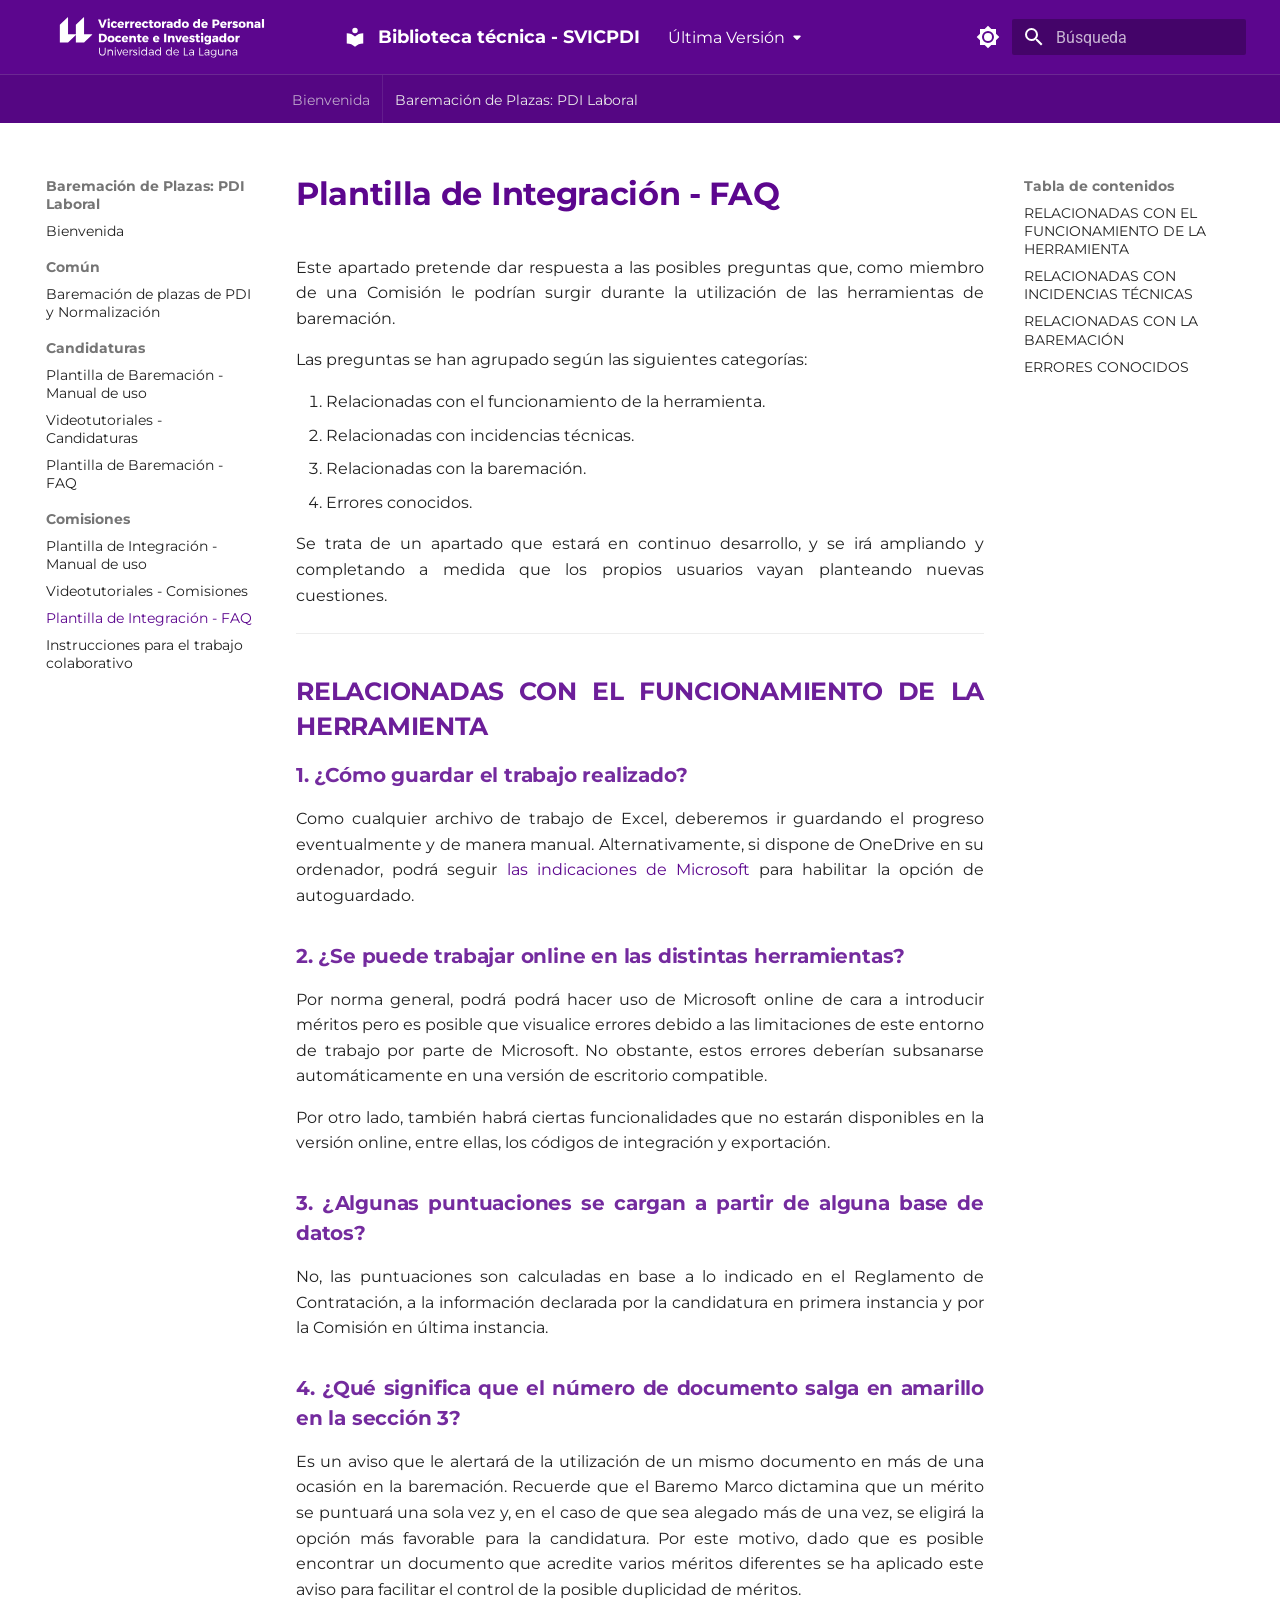
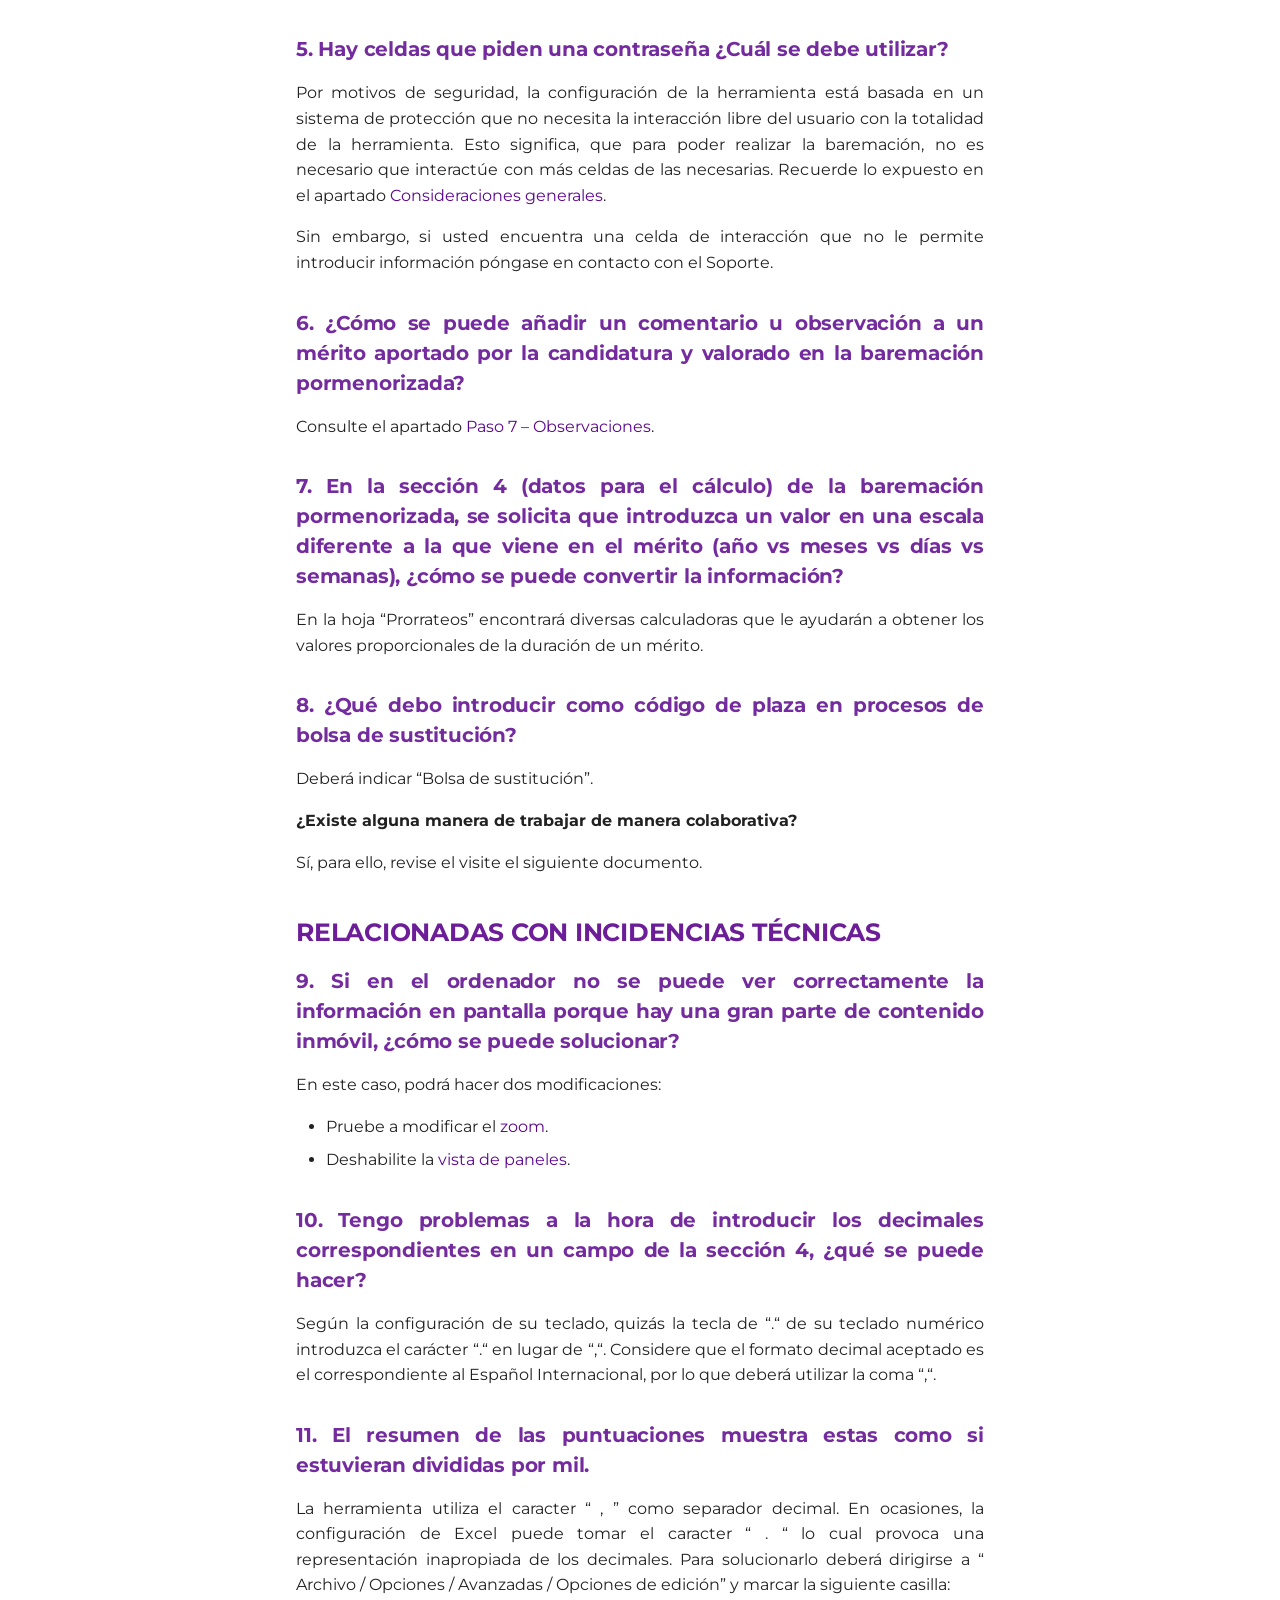
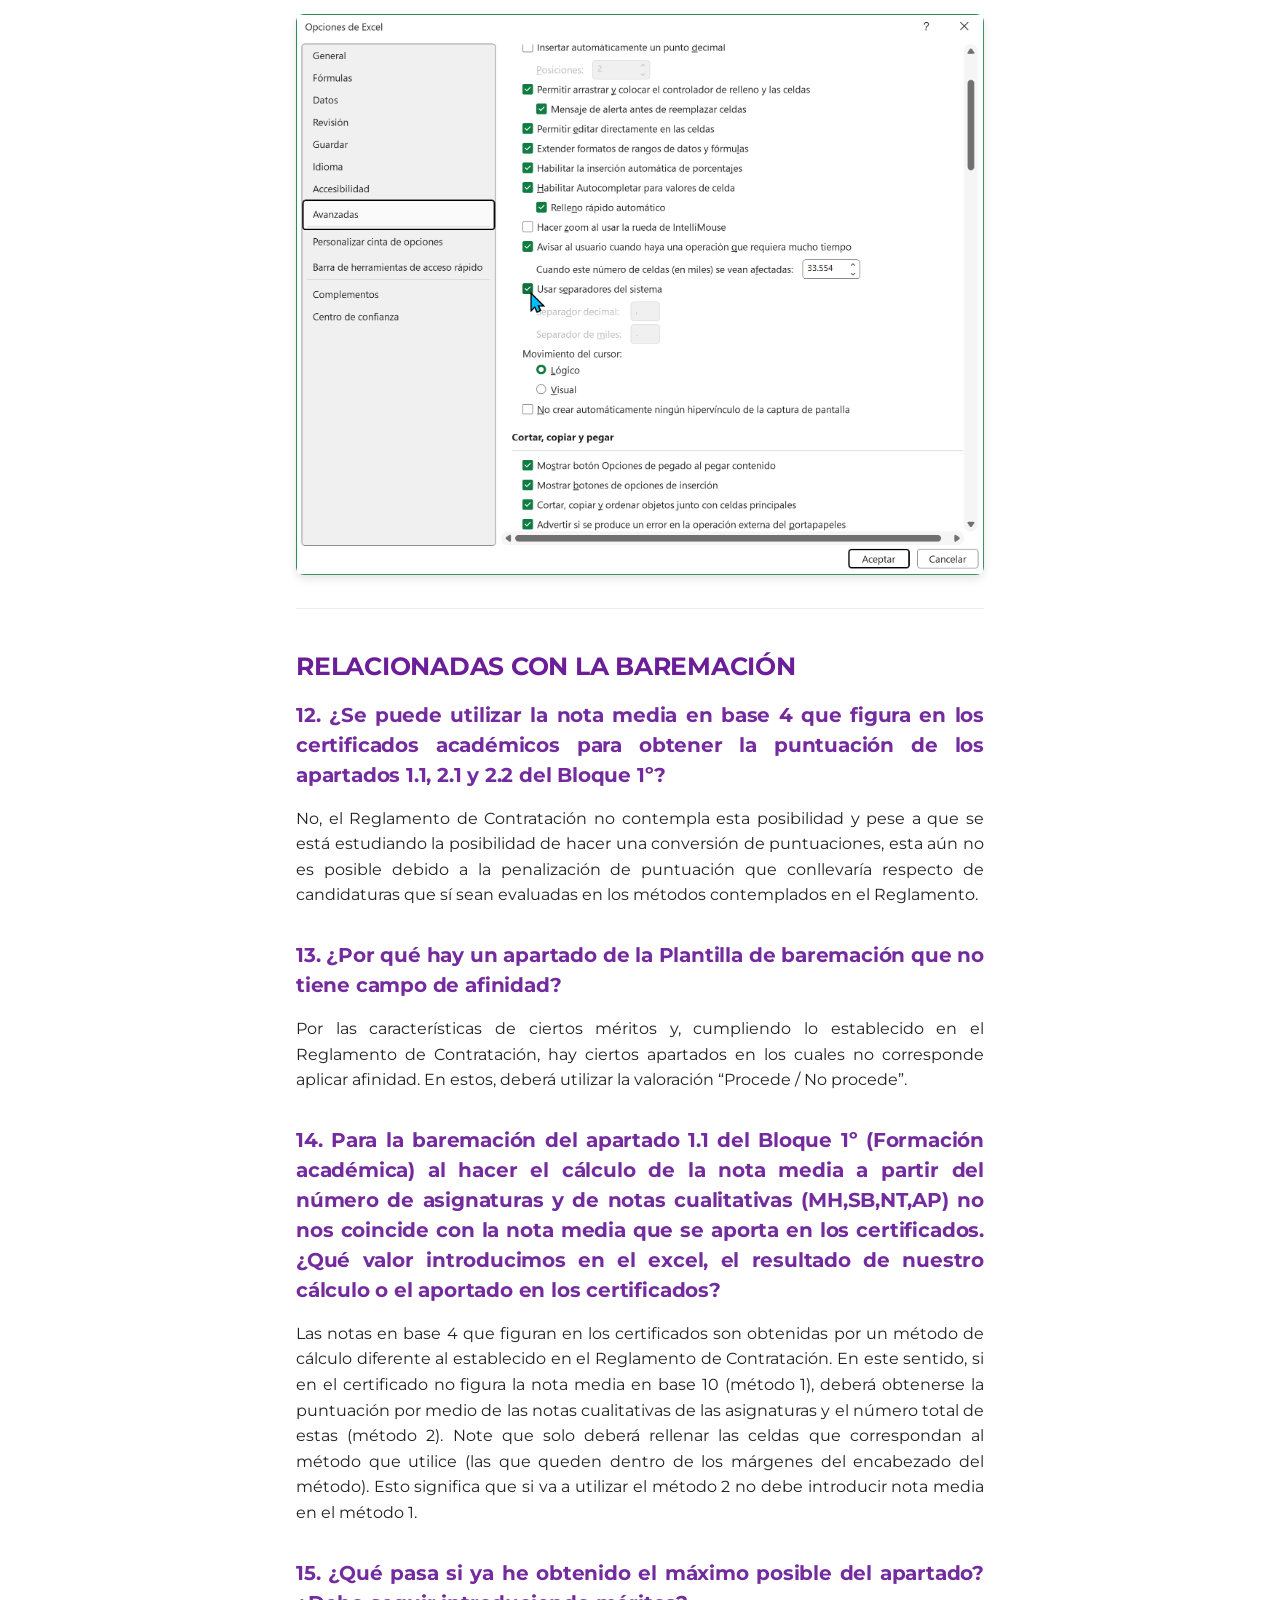
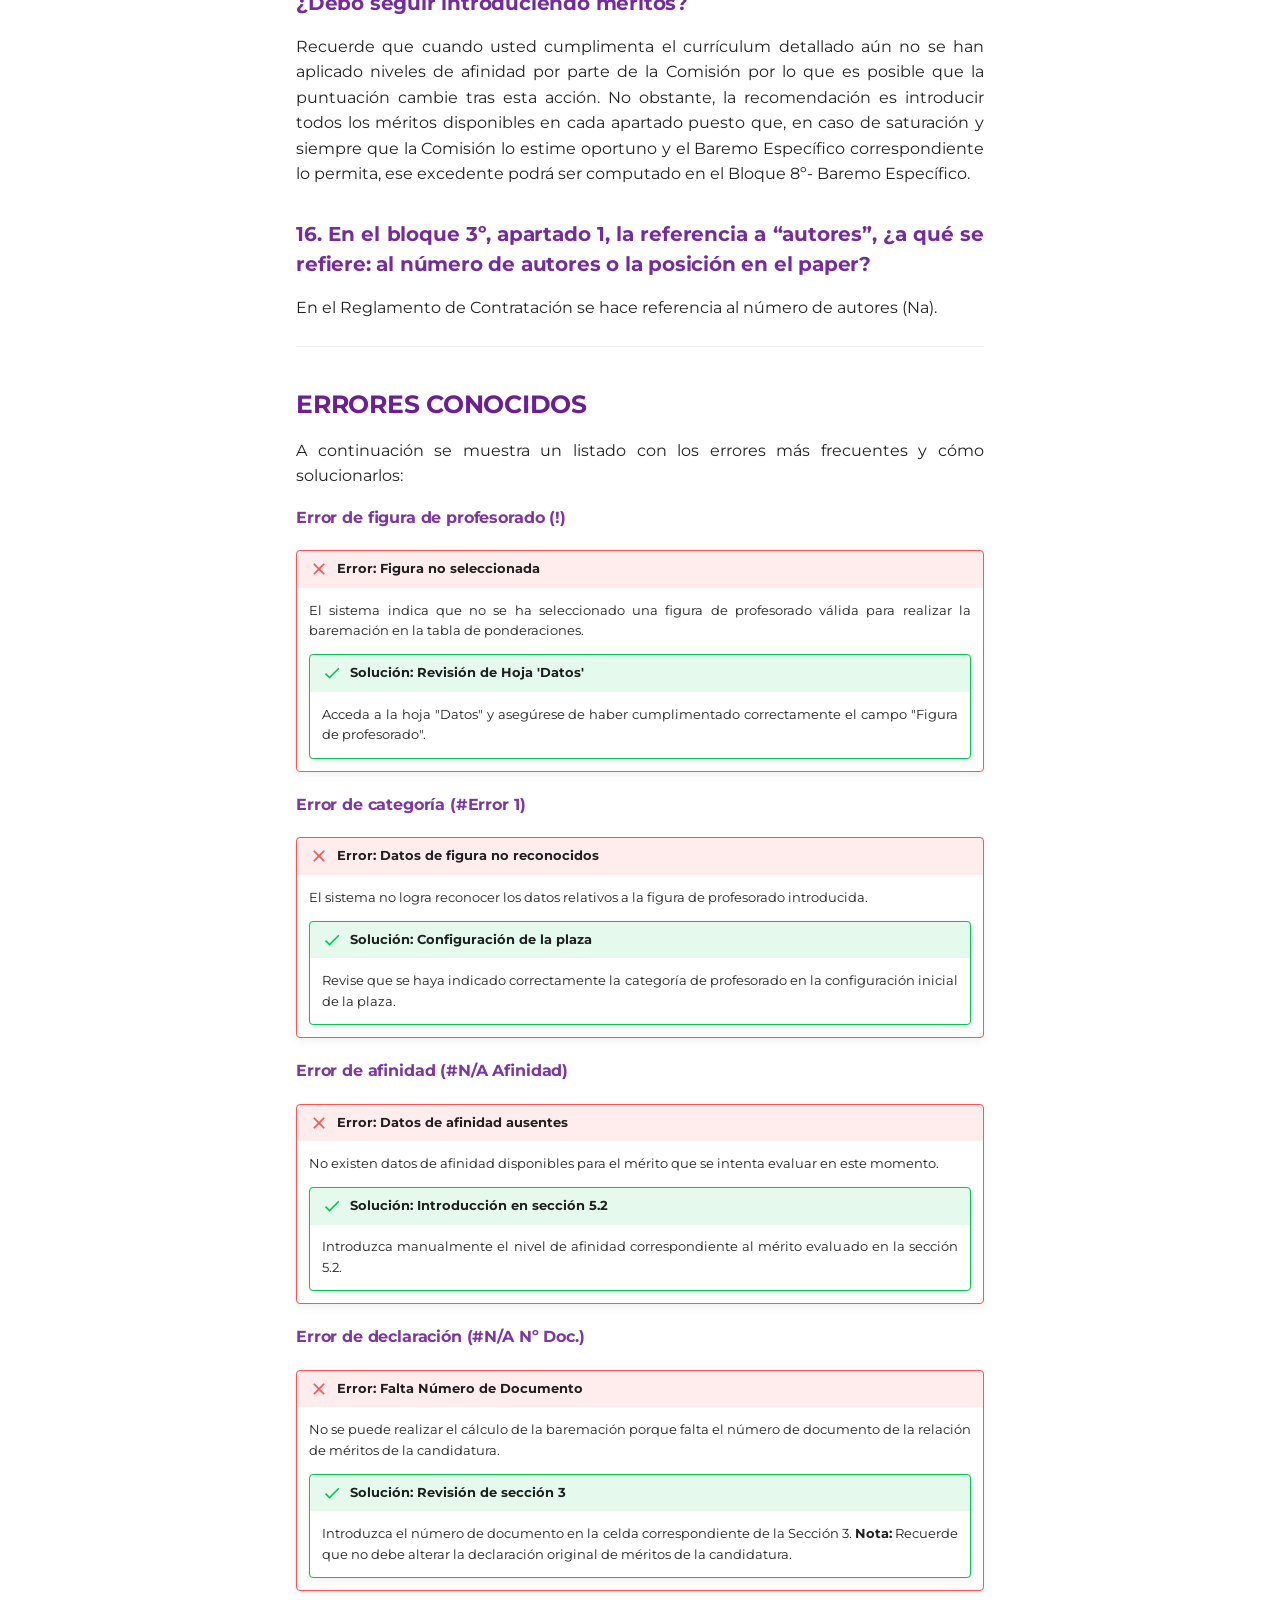
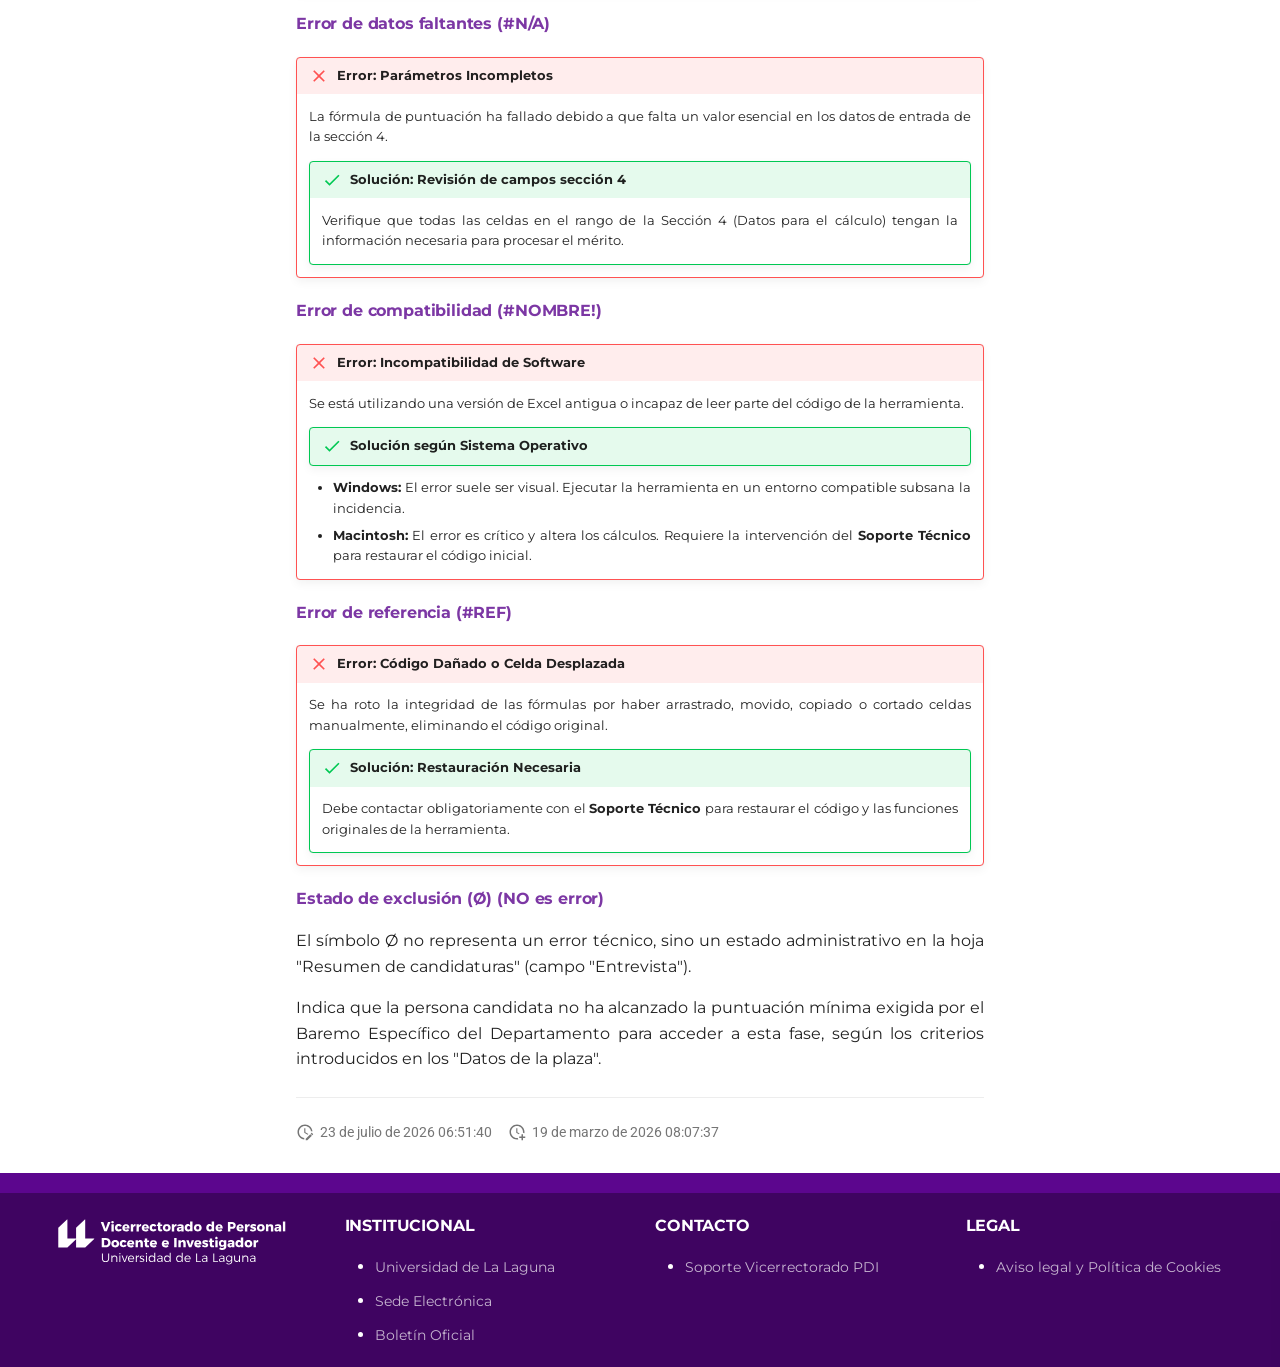
<file: latest/baremacion/comisiones/faq_integracion/index.html>
<!DOCTYPE html><html lang="es" class="no-js"><head>
    
      <meta charset="utf-8">
      <meta name="viewport" content="width=device-width,initial-scale=1">
      
        <meta name="description" content="Biblioteca técnica del Soporte del Vicerrectorado de Personal Docente e Investigador (SVICPDI) de la Universidad de La Laguna (ULL)">
      
      
        <meta name="author" content="Víctor Leal Acosta">
      
      
        <link rel="canonical" href="https://svicpdi.github.io/biblioteca-tecnica/latest/baremacion/comisiones/faq_integracion/">
      
      
        <link rel="prev" href="../videotutoriales_comisiones/">
      
      
        <link rel="next" href="../colaboracion/">
      
      
        
      
      
      <link rel="icon" href="../../../assets/images/favicon.png">
      <meta name="generator" content="mkdocs-1.6.1, mkdocs-material-9.7.5">
    
    
      
        <title>Plantilla de Integración - FAQ - Biblioteca técnica - SVICPDI</title>
      
    
    
      <link rel="stylesheet" href="../../../assets/stylesheets/main.484c7ddc.min.css">
      
        
        <link rel="stylesheet" href="../../../assets/stylesheets/palette.ab4e12ef.min.css">
      
      


    
    
      
    
    
      
        
        
        <link rel="preconnect" href="https://fonts.gstatic.com" crossorigin="">
        <link rel="stylesheet" href="https://fonts.googleapis.com/css?family=Roboto:300,300i,400,400i,700,700i%7CRoboto+Mono:400,400i,700,700i&amp;display=fallback">
        <style>:root{--md-text-font:"Roboto";--md-code-font:"Roboto Mono"}</style>
      
    
    
      <link rel="stylesheet" href="../../../extra.css">
    
    <script>__md_scope=new URL("../../..",location),__md_hash=e=>[...e].reduce(((e,_)=>(e<<5)-e+_.charCodeAt(0)),0),__md_get=(e,_=localStorage,t=__md_scope)=>JSON.parse(_.getItem(t.pathname+"."+e)),__md_set=(e,_,t=localStorage,a=__md_scope)=>{try{t.setItem(a.pathname+"."+e,JSON.stringify(_))}catch(e){}}</script>
    
      

    
    
  <link rel="preconnect" href="https://fonts.googleapis.com">
  <link rel="preconnect" href="https://fonts.gstatic.com" crossorigin="">
  <link href="https://fonts.googleapis.com/css2?family=Montserrat:wght@400;600;700&amp;display=swap" rel="stylesheet">

  <link href="../../../assets/stylesheets/glightbox.min.css" rel="stylesheet"><script src="../../../assets/javascripts/glightbox.min.js"></script><style id="glightbox-style">
            html.glightbox-open { overflow: initial; height: 100%; }
            .gslide-title { margin-top: 0px; user-select: text; }
            .gslide-desc { color: #666; user-select: text; }
            .gslide-image img { background: white; }
            .gscrollbar-fixer { padding-right: 15px; }
            .gdesc-inner { font-size: 0.75rem; }
            body[data-md-color-scheme="slate"] .gdesc-inner { background: var(--md-default-bg-color); }
            body[data-md-color-scheme="slate"] .gslide-title { color: var(--md-default-fg-color); }
            body[data-md-color-scheme="slate"] .gslide-desc { color: var(--md-default-fg-color); }
        </style></head>
  
  
    
    
      
    
    
    
    
    <body dir="ltr" data-md-color-scheme="default" data-md-color-primary="custom" data-md-color-accent="custom">
  
    
    <input class="md-toggle" data-md-toggle="drawer" type="checkbox" id="__drawer" autocomplete="off">
    <input class="md-toggle" data-md-toggle="search" type="checkbox" id="__search" autocomplete="off">
    <label class="md-overlay" for="__drawer"></label>
    <div data-md-component="skip">
      
        
        <a href="#plantilla-de-integracion-faq" class="md-skip">
          Saltar a contenido
        </a>
      
    </div>
    <div data-md-component="announce">
      
    </div>
    
      <div data-md-color-scheme="default" data-md-component="outdated" hidden="">
        
      </div>
    
    
      

<header class="md-header" data-md-component="header">
  <nav class="md-header__inner md-grid" aria-label="Cabecera">
    <a href="../../.." title="Biblioteca técnica - SVICPDI" class="md-header__button md-logo" aria-label="Biblioteca técnica - SVICPDI" data-md-component="logo">
      
  <img src="../../../assets/images/logo.svg" alt="logo">

    </a>
    <label class="md-header__button md-icon" for="__drawer">
      
      <svg xmlns="http://www.w3.org/2000/svg" viewBox="0 0 24 24"><path d="M3 6h18v2H3zm0 5h18v2H3zm0 5h18v2H3z"></path></svg>
    </label>
    <div class="md-header__title" data-md-component="header-title">
      <div class="md-header__ellipsis">
        <div class="md-header__topic">
          <span class="md-ellipsis">
            Biblioteca técnica - SVICPDI
          </span>
        </div>
        <div class="md-header__topic" data-md-component="header-topic">
          <span class="md-ellipsis">
            
              Plantilla de Integración - FAQ
            
          </span>
        </div>
      </div>
    </div>
    
      
        <form class="md-header__option" data-md-component="palette">
  
    
    
    
    <input class="md-option" data-md-color-media="(prefers-color-scheme: light)" data-md-color-scheme="default" data-md-color-primary="custom" data-md-color-accent="custom" aria-label="Cambiar a modo oscuro" type="radio" name="__palette" id="__palette_0">
    
      <label class="md-header__button md-icon" title="Cambiar a modo oscuro" for="__palette_1" hidden="">
        <svg xmlns="http://www.w3.org/2000/svg" viewBox="0 0 24 24"><path d="M12 8a4 4 0 0 0-4 4 4 4 0 0 0 4 4 4 4 0 0 0 4-4 4 4 0 0 0-4-4m0 10a6 6 0 0 1-6-6 6 6 0 0 1 6-6 6 6 0 0 1 6 6 6 6 0 0 1-6 6m8-9.31V4h-4.69L12 .69 8.69 4H4v4.69L.69 12 4 15.31V20h4.69L12 23.31 15.31 20H20v-4.69L23.31 12z"></path></svg>
      </label>
    
  
    
    
    
    <input class="md-option" data-md-color-media="(prefers-color-scheme: dark)" data-md-color-scheme="slate" data-md-color-primary="custom" data-md-color-accent="custom" aria-label="Cambiar a modo claro" type="radio" name="__palette" id="__palette_1">
    
      <label class="md-header__button md-icon" title="Cambiar a modo claro" for="__palette_0" hidden="">
        <svg xmlns="http://www.w3.org/2000/svg" viewBox="0 0 24 24"><path d="M12 18c-.89 0-1.74-.2-2.5-.55C11.56 16.5 13 14.42 13 12s-1.44-4.5-3.5-5.45C10.26 6.2 11.11 6 12 6a6 6 0 0 1 6 6 6 6 0 0 1-6 6m8-9.31V4h-4.69L12 .69 8.69 4H4v4.69L.69 12 4 15.31V20h4.69L12 23.31 15.31 20H20v-4.69L23.31 12z"></path></svg>
      </label>
    
  
</form>
      
    
    
      <script>var palette=__md_get("__palette");if(palette&&palette.color){if("(prefers-color-scheme)"===palette.color.media){var media=matchMedia("(prefers-color-scheme: light)"),input=document.querySelector(media.matches?"[data-md-color-media='(prefers-color-scheme: light)']":"[data-md-color-media='(prefers-color-scheme: dark)']");palette.color.media=input.getAttribute("data-md-color-media"),palette.color.scheme=input.getAttribute("data-md-color-scheme"),palette.color.primary=input.getAttribute("data-md-color-primary"),palette.color.accent=input.getAttribute("data-md-color-accent")}for(var[key,value]of Object.entries(palette.color))document.body.setAttribute("data-md-color-"+key,value)}</script>
    
    
    
      
      
        <label class="md-header__button md-icon" for="__search">
          
          <svg xmlns="http://www.w3.org/2000/svg" viewBox="0 0 24 24"><path d="M9.5 3A6.5 6.5 0 0 1 16 9.5c0 1.61-.59 3.09-1.56 4.23l.27.27h.79l5 5-1.5 1.5-5-5v-.79l-.27-.27A6.52 6.52 0 0 1 9.5 16 6.5 6.5 0 0 1 3 9.5 6.5 6.5 0 0 1 9.5 3m0 2C7 5 5 7 5 9.5S7 14 9.5 14 14 12 14 9.5 12 5 9.5 5"></path></svg>
        </label>
        <div class="md-search" data-md-component="search" role="dialog">
  <label class="md-search__overlay" for="__search"></label>
  <div class="md-search__inner" role="search">
    <form class="md-search__form" name="search">
      <input type="text" class="md-search__input" name="query" aria-label="Búsqueda" placeholder="Búsqueda" autocapitalize="off" autocorrect="off" autocomplete="off" spellcheck="false" data-md-component="search-query" required="">
      <label class="md-search__icon md-icon" for="__search">
        
        <svg xmlns="http://www.w3.org/2000/svg" viewBox="0 0 24 24"><path d="M9.5 3A6.5 6.5 0 0 1 16 9.5c0 1.61-.59 3.09-1.56 4.23l.27.27h.79l5 5-1.5 1.5-5-5v-.79l-.27-.27A6.52 6.52 0 0 1 9.5 16 6.5 6.5 0 0 1 3 9.5 6.5 6.5 0 0 1 9.5 3m0 2C7 5 5 7 5 9.5S7 14 9.5 14 14 12 14 9.5 12 5 9.5 5"></path></svg>
        
        <svg xmlns="http://www.w3.org/2000/svg" viewBox="0 0 24 24"><path d="M20 11v2H8l5.5 5.5-1.42 1.42L4.16 12l7.92-7.92L13.5 5.5 8 11z"></path></svg>
      </label>
      <nav class="md-search__options" aria-label="Buscar">
        
        <button type="reset" class="md-search__icon md-icon" title="Limpiar" aria-label="Limpiar" tabindex="-1">
          
          <svg xmlns="http://www.w3.org/2000/svg" viewBox="0 0 24 24"><path d="M19 6.41 17.59 5 12 10.59 6.41 5 5 6.41 10.59 12 5 17.59 6.41 19 12 13.41 17.59 19 19 17.59 13.41 12z"></path></svg>
        </button>
      </nav>
      
        <div class="md-search__suggest" data-md-component="search-suggest"></div>
      
    </form>
    <div class="md-search__output">
      <div class="md-search__scrollwrap" tabindex="0" data-md-scrollfix="">
        <div class="md-search-result" data-md-component="search-result">
          <div class="md-search-result__meta">
            Inicializando búsqueda
          </div>
          <ol class="md-search-result__list" role="presentation"></ol>
        </div>
      </div>
    </div>
  </div>
</div>
      
    
    
  </nav>
  
</header>
    
    <div class="md-container" data-md-component="container">
      
      
        
          
            
<nav class="md-tabs" aria-label="Pestañas" data-md-component="tabs">
  <div class="md-grid">
    <ul class="md-tabs__list">
      
        
  
  
  
  
    
    
      <li class="md-tabs__item">
        <a href="../../.." class="md-tabs__link">
          
  
  
  Bienvenida

        </a>
      </li>
    
  

      
        
  
  
  
    
  
  
    
    
      <li class="md-tabs__item md-tabs__item--active">
        <a href="../../" class="md-tabs__link">
          
  
  
  Baremación de Plazas: PDI Laboral

        </a>
      </li>
    
  

      
    </ul>
  </div>
</nav>
          
        
      
      <main class="md-main" data-md-component="main">
        <div class="md-main__inner md-grid">
          
            
              
              <div class="md-sidebar md-sidebar--primary" data-md-component="sidebar" data-md-type="navigation">
                <div class="md-sidebar__scrollwrap">
                  <div class="md-sidebar__inner">
                    


  


<nav class="md-nav md-nav--primary md-nav--lifted" aria-label="Navegación" data-md-level="0">
  <label class="md-nav__title" for="__drawer">
    <a href="../../.." title="Biblioteca técnica - SVICPDI" class="md-nav__button md-logo" aria-label="Biblioteca técnica - SVICPDI" data-md-component="logo">
      
  <img src="../../../assets/images/logo.svg" alt="logo">

    </a>
    Biblioteca técnica - SVICPDI
  </label>
  
  <ul class="md-nav__list" data-md-scrollfix="">
    
      
      
  
  
  
  
    
    
    
    
      
      
        
      
    
    
    <li class="md-nav__item md-nav__item--nested">
      
        
        
          
        
        <input class="md-nav__toggle md-toggle md-toggle--indeterminate" type="checkbox" id="__nav_1">
        
          
          <label class="md-nav__link" for="__nav_1" id="__nav_1_label" tabindex="0">
            
  
  
  <span class="md-ellipsis">
    
  
    Bienvenida
  

    
  </span>
  
  

            <span class="md-nav__icon md-icon"></span>
          </label>
        
        <nav class="md-nav" data-md-level="1" aria-labelledby="__nav_1_label" aria-expanded="false">
          <label class="md-nav__title" for="__nav_1">
            <span class="md-nav__icon md-icon"></span>
            
  
    Bienvenida
  

          </label>
          <ul class="md-nav__list" data-md-scrollfix="">
            
              
                
  
  
  
  
    <li class="md-nav__item">
      <a href="../../.." class="md-nav__link">
        
  
  
  <span class="md-ellipsis">
    
  
    Inicio
  

    
  </span>
  
  

      </a>
    </li>
  

              
            
              
                
  
  
  
  
    <li class="md-nav__item">
      <a href="../../../changelog/" class="md-nav__link">
        
  
  
  <span class="md-ellipsis">
    
  
    Historial de cambios
  

    
  </span>
  
  

      </a>
    </li>
  

              
            
          </ul>
        </nav>
      
    </li>
  

    
      
      
  
  
    
  
  
  
    
    
    
    
      
        
        
      
      
        
      
    
    
    <li class="md-nav__item md-nav__item--active md-nav__item--section md-nav__item--nested">
      
        
        
        <input class="md-nav__toggle md-toggle " type="checkbox" id="__nav_2" checked="">
        
          
          <label class="md-nav__link" for="__nav_2" id="__nav_2_label" tabindex="">
            
  
  
  <span class="md-ellipsis">
    
  
    Baremación de Plazas: PDI Laboral
  

    
  </span>
  
  

            <span class="md-nav__icon md-icon"></span>
          </label>
        
        <nav class="md-nav" data-md-level="1" aria-labelledby="__nav_2_label" aria-expanded="true">
          <label class="md-nav__title" for="__nav_2">
            <span class="md-nav__icon md-icon"></span>
            
  
    Baremación de Plazas: PDI Laboral
  

          </label>
          <ul class="md-nav__list" data-md-scrollfix="">
            
              
                
  
  
  
  
    <li class="md-nav__item">
      <a href="../../" class="md-nav__link">
        
  
  
  <span class="md-ellipsis">
    
  
    Bienvenida
  

    
  </span>
  
  

      </a>
    </li>
  

              
            
              
                
  
  
  
  
    
    
    
    
      
      
        
          
          
        
      
    
    
    <li class="md-nav__item md-nav__item--section md-nav__item--nested">
      
        
        
          
        
        <input class="md-nav__toggle md-toggle md-toggle--indeterminate" type="checkbox" id="__nav_2_2">
        
          
          <label class="md-nav__link" for="__nav_2_2" id="__nav_2_2_label" tabindex="">
            
  
  
  <span class="md-ellipsis">
    
  
    Común
  

    
  </span>
  
  

            <span class="md-nav__icon md-icon"></span>
          </label>
        
        <nav class="md-nav" data-md-level="2" aria-labelledby="__nav_2_2_label" aria-expanded="false">
          <label class="md-nav__title" for="__nav_2_2">
            <span class="md-nav__icon md-icon"></span>
            
  
    Común
  

          </label>
          <ul class="md-nav__list" data-md-scrollfix="">
            
              
                
  
  
  
  
    <li class="md-nav__item">
      <a href="../../comunes/normalizacion/" class="md-nav__link">
        
  
  
  <span class="md-ellipsis">
    
  
    Baremación de plazas de PDI y Normalización
  

    
  </span>
  
  

      </a>
    </li>
  

              
            
          </ul>
        </nav>
      
    </li>
  

              
            
              
                
  
  
  
  
    
    
    
    
      
      
        
          
          
        
      
    
    
    <li class="md-nav__item md-nav__item--section md-nav__item--nested">
      
        
        
          
        
        <input class="md-nav__toggle md-toggle md-toggle--indeterminate" type="checkbox" id="__nav_2_3">
        
          
          <label class="md-nav__link" for="__nav_2_3" id="__nav_2_3_label" tabindex="">
            
  
  
  <span class="md-ellipsis">
    
  
    Candidaturas
  

    
  </span>
  
  

            <span class="md-nav__icon md-icon"></span>
          </label>
        
        <nav class="md-nav" data-md-level="2" aria-labelledby="__nav_2_3_label" aria-expanded="false">
          <label class="md-nav__title" for="__nav_2_3">
            <span class="md-nav__icon md-icon"></span>
            
  
    Candidaturas
  

          </label>
          <ul class="md-nav__list" data-md-scrollfix="">
            
              
                
  
  
  
  
    <li class="md-nav__item">
      <a href="../../candidaturas/manual_plantilla/" class="md-nav__link">
        
  
  
  <span class="md-ellipsis">
    
  
    Plantilla de Baremación - Manual de uso
  

    
  </span>
  
  

      </a>
    </li>
  

              
            
              
                
  
  
  
  
    <li class="md-nav__item">
      <a href="../../candidaturas/videotutoriales_candidaturas/" class="md-nav__link">
        
  
  
  <span class="md-ellipsis">
    
  
    Videotutoriales - Candidaturas
  

    
  </span>
  
  

      </a>
    </li>
  

              
            
              
                
  
  
  
  
    <li class="md-nav__item">
      <a href="../../candidaturas/faq_plantilla/" class="md-nav__link">
        
  
  
  <span class="md-ellipsis">
    
  
    Plantilla de Baremación - FAQ
  

    
  </span>
  
  

      </a>
    </li>
  

              
            
          </ul>
        </nav>
      
    </li>
  

              
            
              
                
  
  
    
  
  
  
    
    
    
    
      
      
        
          
          
        
      
    
    
    <li class="md-nav__item md-nav__item--active md-nav__item--section md-nav__item--nested">
      
        
        
        <input class="md-nav__toggle md-toggle " type="checkbox" id="__nav_2_4" checked="">
        
          
          <label class="md-nav__link" for="__nav_2_4" id="__nav_2_4_label" tabindex="">
            
  
  
  <span class="md-ellipsis">
    
  
    Comisiones
  

    
  </span>
  
  

            <span class="md-nav__icon md-icon"></span>
          </label>
        
        <nav class="md-nav" data-md-level="2" aria-labelledby="__nav_2_4_label" aria-expanded="true">
          <label class="md-nav__title" for="__nav_2_4">
            <span class="md-nav__icon md-icon"></span>
            
  
    Comisiones
  

          </label>
          <ul class="md-nav__list" data-md-scrollfix="">
            
              
                
  
  
  
  
    <li class="md-nav__item">
      <a href="../manual_integracion/" class="md-nav__link">
        
  
  
  <span class="md-ellipsis">
    
  
    Plantilla de Integración - Manual de uso
  

    
  </span>
  
  

      </a>
    </li>
  

              
            
              
                
  
  
  
  
    <li class="md-nav__item">
      <a href="../videotutoriales_comisiones/" class="md-nav__link">
        
  
  
  <span class="md-ellipsis">
    
  
    Videotutoriales - Comisiones
  

    
  </span>
  
  

      </a>
    </li>
  

              
            
              
                
  
  
    
  
  
  
    <li class="md-nav__item md-nav__item--active">
      
      <input class="md-nav__toggle md-toggle" type="checkbox" id="__toc">
      
      
        
      
      
        <label class="md-nav__link md-nav__link--active" for="__toc">
          
  
  
  <span class="md-ellipsis">
    
  
    Plantilla de Integración - FAQ
  

    
  </span>
  
  

          <span class="md-nav__icon md-icon"></span>
        </label>
      
      <a href="./" class="md-nav__link md-nav__link--active">
        
  
  
  <span class="md-ellipsis">
    
  
    Plantilla de Integración - FAQ
  

    
  </span>
  
  

      </a>
      
        

<nav class="md-nav md-nav--secondary" aria-label="Tabla de contenidos">
  
  
  
    
  
  
    <label class="md-nav__title" for="__toc">
      <span class="md-nav__icon md-icon"></span>
      Tabla de contenidos
    </label>
    <ul class="md-nav__list" data-md-component="toc" data-md-scrollfix="">
      
        <li class="md-nav__item">
  <a href="#relacionadas-con-el-funcionamiento-de-la-herramienta" class="md-nav__link">
    <span class="md-ellipsis">
      
        RELACIONADAS CON EL FUNCIONAMIENTO DE LA HERRAMIENTA
      
    </span>
  </a>
  
</li>
      
        <li class="md-nav__item">
  <a href="#relacionadas-con-incidencias-tecnicas" class="md-nav__link">
    <span class="md-ellipsis">
      
        RELACIONADAS CON INCIDENCIAS TÉCNICAS
      
    </span>
  </a>
  
</li>
      
        <li class="md-nav__item">
  <a href="#relacionadas-con-la-baremacion" class="md-nav__link">
    <span class="md-ellipsis">
      
        RELACIONADAS CON LA BAREMACIÓN
      
    </span>
  </a>
  
</li>
      
        <li class="md-nav__item">
  <a href="#errores-conocidos" class="md-nav__link">
    <span class="md-ellipsis">
      
        ERRORES CONOCIDOS
      
    </span>
  </a>
  
</li>
      
    </ul>
  
</nav>
      
    </li>
  

              
            
              
                
  
  
  
  
    <li class="md-nav__item">
      <a href="../colaboracion/" class="md-nav__link">
        
  
  
  <span class="md-ellipsis">
    
  
    Instrucciones para el trabajo colaborativo
  

    
  </span>
  
  

      </a>
    </li>
  

              
            
          </ul>
        </nav>
      
    </li>
  

              
            
          </ul>
        </nav>
      
    </li>
  

    
  </ul>
</nav>
                  </div>
                </div>
              </div>
            
            
              
              <div class="md-sidebar md-sidebar--secondary" data-md-component="sidebar" data-md-type="toc">
                <div class="md-sidebar__scrollwrap">
                  <div class="md-sidebar__inner">
                    

<nav class="md-nav md-nav--secondary" aria-label="Tabla de contenidos">
  
  
  
    
  
  
    <label class="md-nav__title" for="__toc">
      <span class="md-nav__icon md-icon"></span>
      Tabla de contenidos
    </label>
    <ul class="md-nav__list" data-md-component="toc" data-md-scrollfix="">
      
        <li class="md-nav__item">
  <a href="#relacionadas-con-el-funcionamiento-de-la-herramienta" class="md-nav__link">
    <span class="md-ellipsis">
      
        RELACIONADAS CON EL FUNCIONAMIENTO DE LA HERRAMIENTA
      
    </span>
  </a>
  
</li>
      
        <li class="md-nav__item">
  <a href="#relacionadas-con-incidencias-tecnicas" class="md-nav__link">
    <span class="md-ellipsis">
      
        RELACIONADAS CON INCIDENCIAS TÉCNICAS
      
    </span>
  </a>
  
</li>
      
        <li class="md-nav__item">
  <a href="#relacionadas-con-la-baremacion" class="md-nav__link">
    <span class="md-ellipsis">
      
        RELACIONADAS CON LA BAREMACIÓN
      
    </span>
  </a>
  
</li>
      
        <li class="md-nav__item">
  <a href="#errores-conocidos" class="md-nav__link">
    <span class="md-ellipsis">
      
        ERRORES CONOCIDOS
      
    </span>
  </a>
  
</li>
      
    </ul>
  
</nav>
                  </div>
                </div>
              </div>
            
          
          
            <div class="md-content" data-md-component="content">
              
              <article class="md-content__inner md-typeset">
                
                  



<h1 id="plantilla-de-integracion-faq">Plantilla de Integración - FAQ<a class="headerlink" href="#plantilla-de-integracion-faq" title="Permanent link">¶</a></h1>
<div class="faq-section">
<p>Este apartado pretende dar respuesta a las posibles preguntas que, como miembro de una Comisión le podrían surgir durante la utilización de las herramientas de baremación.</p>
<p>Las preguntas se han agrupado según las siguientes categorías:</p>
<ol>
<li>Relacionadas con el funcionamiento de la herramienta.  </li>
<li>Relacionadas con incidencias técnicas.  </li>
<li>Relacionadas con la baremación.</li>
<li>Errores conocidos.</li>
</ol>
<p>Se trata de un apartado que estará en continuo desarrollo, y se irá ampliando y completando a medida que los propios usuarios vayan planteando nuevas cuestiones.</p>
<hr>
<h2 id="relacionadas-con-el-funcionamiento-de-la-herramienta"><strong>RELACIONADAS CON EL FUNCIONAMIENTO DE LA HERRAMIENTA</strong><a class="headerlink" href="#relacionadas-con-el-funcionamiento-de-la-herramienta" title="Permanent link">¶</a></h2>
<h3 id="como-guardar-el-trabajo-realizado"><strong>¿Cómo guardar el trabajo realizado?</strong><a class="headerlink" href="#como-guardar-el-trabajo-realizado" title="Permanent link">¶</a></h3>
<p>Como cualquier archivo de trabajo de Excel, deberemos ir guardando el progreso eventualmente y de manera manual. Alternativamente, si dispone de OneDrive en su ordenador, podrá seguir <a href="https://support.microsoft.com/es-es/office/%C2%BFc%C3%B3mo-puedo-habilitar-autoguardado-dbd19b49-ff3a-48f5-8294-671e33a6712c">las indicaciones de Microsoft</a> para habilitar la opción de autoguardado.</p>
<h3 id="se-puede-trabajar-online-en-las-distintas-herramientas"><strong>¿Se puede trabajar online en las distintas herramientas?</strong><a class="headerlink" href="#se-puede-trabajar-online-en-las-distintas-herramientas" title="Permanent link">¶</a></h3>
<p>Por norma general, podrá podrá hacer uso de Microsoft online de cara a introducir méritos pero es posible que visualice errores debido a las limitaciones de este entorno de trabajo por parte de  Microsoft. No obstante, estos errores deberían subsanarse automáticamente en una versión de escritorio compatible.</p>
<p>Por otro lado, también habrá ciertas funcionalidades que no estarán disponibles en la versión online, entre ellas, los códigos de integración y exportación.</p>
<h3 id="algunas-puntuaciones-se-cargan-a-partir-de-alguna-base-de-datos"><strong>¿Algunas puntuaciones se cargan a partir de alguna base de datos?</strong><a class="headerlink" href="#algunas-puntuaciones-se-cargan-a-partir-de-alguna-base-de-datos" title="Permanent link">¶</a></h3>
<p>No, las puntuaciones son calculadas en base a lo indicado en el Reglamento de Contratación, a la información declarada por la candidatura en primera instancia y por la Comisión en última instancia.</p>
<h3 id="que-significa-que-el-numero-de-documento-salga-en-amarillo-en-la-seccion-3"><strong>¿Qué significa que el número de documento salga en amarillo en la sección 3?</strong><a class="headerlink" href="#que-significa-que-el-numero-de-documento-salga-en-amarillo-en-la-seccion-3" title="Permanent link">¶</a></h3>
<p>Es un aviso que le alertará de la utilización de un mismo documento en más de una ocasión en la baremación. Recuerde que el Baremo Marco dictamina que un mérito se puntuará una sola vez y, en el caso de que sea alegado más de una vez, se eligirá la opción más favorable para la candidatura. Por este motivo, dado que es posible encontrar un documento que acredite varios méritos diferentes se ha aplicado este aviso para facilitar el control de la posible duplicidad de méritos.</p>
<h3 id="hay-celdas-que-piden-una-contrasena-cual-se-debe-utilizar"><strong>Hay celdas que piden una contraseña ¿Cuál se debe utilizar?</strong><a class="headerlink" href="#hay-celdas-que-piden-una-contrasena-cual-se-debe-utilizar" title="Permanent link">¶</a></h3>
<p>Por motivos de seguridad, la configuración de la herramienta está basada en un sistema de protección que no necesita la interacción libre del usuario con la totalidad de la herramienta. Esto significa, que para poder realizar la baremación, no es necesario que interactúe con más celdas de las necesarias. Recuerde lo expuesto en el apartado <a href="#consideraciones-generales">Consideraciones generales</a>.</p>
<p>Sin embargo, si usted encuentra una celda de interacción que no le permite introducir información póngase en contacto con el Soporte.</p>
<h3 id="como-se-puede-anadir-un-comentario-u-observacion-a-un-merito-aportado-por-la-candidatura-y-valorado-en-la-baremacion-pormenorizada"><strong>¿Cómo se puede añadir un comentario u observación a un mérito aportado por la candidatura y valorado en la baremación pormenorizada?</strong><a class="headerlink" href="#como-se-puede-anadir-un-comentario-u-observacion-a-un-merito-aportado-por-la-candidatura-y-valorado-en-la-baremacion-pormenorizada" title="Permanent link">¶</a></h3>
<p>Consulte el apartado <a href="#paso-7-–-observaciones">Paso 7 – Observaciones</a>.</p>
<h3 id="[base64]"><strong>En la sección 4 (datos para el cálculo) de la baremación pormenorizada, se solicita que introduzca un valor en una escala diferente a la que viene en el mérito (año vs meses vs días vs semanas), ¿cómo se puede convertir la información?</strong><a class="headerlink" href="#[base64]" title="Permanent link">¶</a></h3>
<p>En la hoja “Prorrateos” encontrará diversas calculadoras que le ayudarán a obtener los valores proporcionales de la duración de un mérito.</p>
<h3 id="que-debo-introducir-como-codigo-de-plaza-en-procesos-de-bolsa-de-sustitucion"><strong>¿Qué debo introducir como código de plaza en procesos de bolsa de sustitución?</strong><a class="headerlink" href="#que-debo-introducir-como-codigo-de-plaza-en-procesos-de-bolsa-de-sustitucion" title="Permanent link">¶</a></h3>
<p>Deberá indicar “Bolsa de sustitución”.</p>
<p><strong>¿Existe alguna manera de trabajar de manera colaborativa?</strong></p>
<p>Sí, para ello, revise el visite el siguiente documento.</p>
<h2 id="relacionadas-con-incidencias-tecnicas"><strong>RELACIONADAS CON INCIDENCIAS TÉCNICAS</strong><a class="headerlink" href="#relacionadas-con-incidencias-tecnicas" title="Permanent link">¶</a></h2>
<h3 id="si-en-el-ordenador-no-se-puede-ver-correctamente-la-informacion-en-pantalla-porque-hay-una-gran-parte-de-contenido-inmovil-como-se-puede-solucionar"><strong>Si en el ordenador no se puede ver correctamente la información en pantalla porque hay una gran parte de contenido inmóvil, ¿cómo se puede solucionar?</strong><a class="headerlink" href="#si-en-el-ordenador-no-se-puede-ver-correctamente-la-informacion-en-pantalla-porque-hay-una-gran-parte-de-contenido-inmovil-como-se-puede-solucionar" title="Permanent link">¶</a></h3>
<p>En este caso, podrá hacer dos modificaciones:</p>
<ul>
<li>Pruebe a modificar el <a href="https://support.microsoft.com/es-es/office/acercar-o-alejar-un-documento-0a0ebbed-10e7-444b-b16b-6f0c090f8ec7">zoom</a>.  </li>
<li>Deshabilite la&nbsp;<a href="https://support.microsoft.com/es-es/office/inmovilizar-paneles-para-bloquear-filas-y-columnas-dab2ffc9-020d-4026-8121-67dd25f2508f">vista de paneles</a>.</li>
</ul>
<h3 id="tengo-problemas-a-la-hora-de-introducir-los-decimales-correspondientes-en-un-campo-de-la-seccion-4-que-se-puede-hacer"><strong>Tengo problemas a la hora de introducir los decimales correspondientes en un campo de la sección 4, ¿qué se puede hacer?</strong><a class="headerlink" href="#tengo-problemas-a-la-hora-de-introducir-los-decimales-correspondientes-en-un-campo-de-la-seccion-4-que-se-puede-hacer" title="Permanent link">¶</a></h3>
<p>Según la configuración de su teclado, quizás la tecla de “.“ de su teclado numérico introduzca el carácter “.“ en lugar de “,“. Considere que el formato decimal aceptado es el correspondiente al Español Internacional, por lo que deberá utilizar la coma “,“.</p>
<h3 id="el-resumen-de-las-puntuaciones-muestra-estas-como-si-estuvieran-divididas-por-mil"><strong>El resumen de las puntuaciones muestra estas como si estuvieran divididas por mil.</strong><a class="headerlink" href="#el-resumen-de-las-puntuaciones-muestra-estas-como-si-estuvieran-divididas-por-mil" title="Permanent link">¶</a></h3>
<p>La herramienta utiliza el caracter “ , ” como separador decimal. En ocasiones, la configuración de Excel puede tomar el caracter “ . “ lo cual provoca una representación inapropiada de los decimales. Para solucionarlo deberá dirigirse a “ Archivo / Opciones /  Avanzadas / Opciones de edición” y marcar la siguiente casilla:</p>
<p><a class="glightbox" data-type="image" data-width="auto" data-height="auto" href="../../../assets/images/image58.png" data-desc-position="bottom"><img alt="Configuración del separador decimal" src="../../../assets/images/image58.png"></a></p>
<hr>
<h2 id="relacionadas-con-la-baremacion"><strong>RELACIONADAS CON LA BAREMACIÓN</strong><a class="headerlink" href="#relacionadas-con-la-baremacion" title="Permanent link">¶</a></h2>
<h3 id="se-puede-utilizar-la-nota-media-en-base-4-que-figura-en-los-certificados-academicos-para-obtener-la-puntuacion-de-los-apartados-11-21-y-22-del-bloque-1o"><strong>¿Se puede utilizar la nota media en base 4 que figura en los certificados académicos para obtener la puntuación de los apartados 1.1, 2.1 y 2.2 del Bloque 1º?</strong><a class="headerlink" href="#se-puede-utilizar-la-nota-media-en-base-4-que-figura-en-los-certificados-academicos-para-obtener-la-puntuacion-de-los-apartados-11-21-y-22-del-bloque-1o" title="Permanent link">¶</a></h3>
<p>No, el Reglamento de Contratación no contempla esta posibilidad y pese a que se está estudiando la posibilidad de hacer una conversión de puntuaciones, esta aún no es posible debido a la penalización de puntuación que conllevaría respecto de candidaturas que sí sean evaluadas en los métodos contemplados en el Reglamento.</p>
<h3 id="por-que-hay-un-apartado-de-la-plantilla-de-baremacion-que-no-tiene-campo-de-afinidad"><strong>¿Por qué hay un apartado de la Plantilla de baremación que no tiene campo de afinidad?</strong><a class="headerlink" href="#por-que-hay-un-apartado-de-la-plantilla-de-baremacion-que-no-tiene-campo-de-afinidad" title="Permanent link">¶</a></h3>
<p>Por las características de ciertos méritos y, cumpliendo lo establecido en el Reglamento de Contratación, hay ciertos apartados en los cuales no corresponde aplicar afinidad. En estos, deberá utilizar la valoración “Procede / No procede”.</p>
<h3 id="[base64]"><strong>Para la baremación del apartado 1.1 del Bloque 1º (Formación académica) al hacer el cálculo de la nota media a partir del número de asignaturas y de notas cualitativas (MH,SB,NT,AP) no nos coincide con la nota media que se aporta en los certificados. ¿Qué valor introducimos en el excel, el resultado de nuestro cálculo o el aportado en los certificados?</strong><a class="headerlink" href="#[base64]" title="Permanent link">¶</a></h3>
<p>Las notas en base 4 que figuran en los certificados son obtenidas por un método de cálculo diferente al establecido en el Reglamento de Contratación. En este sentido, si en el certificado no figura la nota media en base 10 (método 1), deberá obtenerse la puntuación por medio de las notas cualitativas de las asignaturas y el número total de estas (método 2). Note que solo deberá rellenar las celdas que correspondan al método que utilice (las que queden dentro de los márgenes del encabezado del método). Esto significa que si va a utilizar el método 2 no debe introducir nota media en el método 1.</p>
<h3 id="que-pasa-si-ya-he-obtenido-el-maximo-posible-del-apartado-debo-seguir-introduciendo-meritos"><strong>¿Qué pasa si ya he obtenido el máximo posible del apartado? ¿Debo seguir introduciendo méritos?</strong><a class="headerlink" href="#que-pasa-si-ya-he-obtenido-el-maximo-posible-del-apartado-debo-seguir-introduciendo-meritos" title="Permanent link">¶</a></h3>
<p>Recuerde que cuando usted cumplimenta el currículum detallado  aún no se han aplicado niveles de afinidad por parte de la Comisión por lo que es posible que la puntuación cambie tras esta acción. No obstante, la recomendación es introducir todos los méritos disponibles en cada apartado puesto que, en caso de saturación y siempre que la Comisión lo estime oportuno y el Baremo Específico correspondiente lo permita, ese excedente podrá ser computado en el Bloque 8º- Baremo Específico.</p>
<h3 id="en-el-bloque-3o-apartado-1-la-referencia-a-autores-a-que-se-refiere-al-numero-de-autores-o-la-posicion-en-el-paper"><strong>En el bloque 3º, apartado 1, la referencia a “autores”, ¿a qué se refiere: al número de autores o la posición en el paper?</strong><a class="headerlink" href="#en-el-bloque-3o-apartado-1-la-referencia-a-autores-a-que-se-refiere-al-numero-de-autores-o-la-posicion-en-el-paper" title="Permanent link">¶</a></h3>
<p>En el Reglamento de Contratación se hace referencia al número de autores (Na).</p>
<hr>
<h2 id="errores-conocidos"><strong>ERRORES CONOCIDOS</strong><a class="headerlink" href="#errores-conocidos" title="Permanent link">¶</a></h2>
<p>A continuación se muestra un listado con los errores más frecuentes y cómo solucionarlos:</p>
<h4 id="error-de-figura-de-profesorado">Error de figura de profesorado (!)<a class="headerlink" href="#error-de-figura-de-profesorado" title="Permanent link">¶</a></h4>
<div class="admonition failure">
<p class="admonition-title">Error: Figura no seleccionada</p>
<p>El sistema indica que no se ha seleccionado una figura de profesorado válida para realizar la baremación en la tabla de ponderaciones.</p>
<div class="admonition success">
<p class="admonition-title">Solución: Revisión de Hoja 'Datos'</p>
<p>Acceda a la hoja "Datos" y asegúrese de haber cumplimentado correctamente el campo "Figura de profesorado".</p>
</div>
</div>
<h4 id="error-de-categoria-error-1">Error de categoría (#Error 1)<a class="headerlink" href="#error-de-categoria-error-1" title="Permanent link">¶</a></h4>
<div class="admonition failure">
<p class="admonition-title">Error: Datos de figura no reconocidos</p>
<p>El sistema no logra reconocer los datos relativos a la figura de profesorado introducida.</p>
<div class="admonition success">
<p class="admonition-title">Solución: Configuración de la plaza</p>
<p>Revise que se haya indicado correctamente la categoría de profesorado en la configuración inicial de la plaza.</p>
</div>
</div>
<h4 id="error-de-afinidad-na-afinidad">Error de afinidad (#N/A Afinidad)<a class="headerlink" href="#error-de-afinidad-na-afinidad" title="Permanent link">¶</a></h4>
<div class="admonition failure">
<p class="admonition-title">Error: Datos de afinidad ausentes</p>
<p>No existen datos de afinidad disponibles para el mérito que se intenta evaluar en este momento.</p>
<div class="admonition success">
<p class="admonition-title">Solución: Introducción en sección 5.2</p>
<p>Introduzca manualmente el nivel de afinidad correspondiente al mérito evaluado en la sección 5.2.</p>
</div>
</div>
<h4 id="error-de-declaracion-na-no-doc">Error de declaración (#N/A Nº Doc.)<a class="headerlink" href="#error-de-declaracion-na-no-doc" title="Permanent link">¶</a></h4>
<div class="admonition failure">
<p class="admonition-title">Error: Falta Número de Documento</p>
<p>No se puede realizar el cálculo de la baremación porque falta el número de documento de la relación de méritos de la candidatura.</p>
<div class="admonition success">
<p class="admonition-title">Solución: Revisión de sección 3</p>
<p>Introduzca el número de documento en la celda correspondiente de la Sección 3. <strong>Nota:</strong> Recuerde que no debe alterar la declaración original de méritos de la candidatura.</p>
</div>
</div>
<h4 id="error-de-datos-faltantes-na">Error de datos faltantes (#N/A)<a class="headerlink" href="#error-de-datos-faltantes-na" title="Permanent link">¶</a></h4>
<div class="admonition failure">
<p class="admonition-title">Error: Parámetros Incompletos</p>
<p>La fórmula de puntuación ha fallado debido a que falta un valor esencial en los datos de entrada de la sección 4.</p>
<div class="admonition success">
<p class="admonition-title">Solución: Revisión de campos sección 4</p>
<p>Verifique que todas las celdas en el rango de la Sección 4 (Datos para el cálculo) tengan la información necesaria para procesar el mérito.</p>
</div>
</div>
<h4 id="error-de-compatibilidad-nombre">Error de compatibilidad (#NOMBRE!)<a class="headerlink" href="#error-de-compatibilidad-nombre" title="Permanent link">¶</a></h4>
<div class="admonition failure">
<p class="admonition-title">Error: Incompatibilidad de Software</p>
<p>Se está utilizando una versión de Excel antigua o incapaz de leer parte del código de la herramienta.</p>
<div class="admonition success">
<p class="admonition-title">Solución según Sistema Operativo</p>
</div>
<ul>
<li><strong>Windows:</strong> El error suele ser visual. Ejecutar la herramienta en un entorno compatible subsana la incidencia.</li>
<li><strong>Macintosh:</strong> El error es crítico y altera los cálculos. Requiere la intervención del <strong>Soporte Técnico</strong> para restaurar el código inicial.</li>
</ul>
</div>
<h4 id="error-de-referencia-ref">Error de referencia (#REF)<a class="headerlink" href="#error-de-referencia-ref" title="Permanent link">¶</a></h4>
<div class="admonition failure">
<p class="admonition-title">Error: Código Dañado o Celda Desplazada</p>
<p>Se ha roto la integridad de las fórmulas por haber arrastrado, movido, copiado o cortado celdas manualmente, eliminando el código original.</p>
<div class="admonition success">
<p class="admonition-title">Solución: Restauración Necesaria</p>
<p>Debe contactar obligatoriamente con el <strong>Soporte Técnico</strong> para restaurar el código y las funciones originales de la herramienta.</p>
</div>
</div>
<h4 id="estado-de-exclusion-no-es-error">Estado de exclusión (Ø) (NO es error)<a class="headerlink" href="#estado-de-exclusion-no-es-error" title="Permanent link">¶</a></h4>
<p>El símbolo Ø no representa un error técnico, sino un estado administrativo en la hoja "Resumen de candidaturas" (campo "Entrevista").</p>
<p>Indica que la persona candidata no ha alcanzado la puntuación mínima exigida por el Baremo Específico del Departamento para acceder a esta fase, según los criterios introducidos en los "Datos de la plaza".</p>
</div>
<hr>







  
    
  
  
    
  


  <aside class="md-source-file">
    
      
  <span class="md-source-file__fact">
    <span class="md-icon" title="Última actualización">
      <svg xmlns="http://www.w3.org/2000/svg" viewBox="0 0 24 24"><path d="M21 13.1c-.1 0-.3.1-.4.2l-1 1 2.1 2.1 1-1c.2-.2.2-.6 0-.8l-1.3-1.3c-.1-.1-.2-.2-.4-.2m-1.9 1.8-6.1 6V23h2.1l6.1-6.1zM12.5 7v5.2l4 2.4-1 1L11 13V7zM11 21.9c-5.1-.5-9-4.8-9-9.9C2 6.5 6.5 2 12 2c5.3 0 9.6 4.1 10 9.3-.3-.1-.6-.2-1-.2s-.7.1-1 .2C19.6 7.2 16.2 4 12 4c-4.4 0-8 3.6-8 8 0 4.1 3.1 7.5 7.1 7.9l-.1.2z"></path></svg>
    </span>
    <span class="git-revision-date-localized-plugin git-revision-date-localized-plugin-datetime" title="23 de julio de 2026 06:51:40 UTC">23 de julio de 2026 06:51:40</span>
  </span>

    
    
      
  <span class="md-source-file__fact">
    <span class="md-icon" title="Creado">
      <svg xmlns="http://www.w3.org/2000/svg" viewBox="0 0 24 24"><path d="M14.47 15.08 11 13V7h1.5v5.25l3.08 1.83c-.41.28-.79.62-1.11 1m-1.39 4.84c-.36.05-.71.08-1.08.08-4.42 0-8-3.58-8-8s3.58-8 8-8 8 3.58 8 8c0 .37-.03.72-.08 1.08.69.1 1.33.32 1.92.64.1-.56.16-1.13.16-1.72 0-5.5-4.5-10-10-10S2 6.5 2 12s4.47 10 10 10c.59 0 1.16-.06 1.72-.16-.32-.59-.54-1.23-.64-1.92M18 15v3h-3v2h3v3h2v-3h3v-2h-3v-3z"></path></svg>
    </span>
    <span class="git-revision-date-localized-plugin git-revision-date-localized-plugin-datetime" title="19 de marzo de 2026 08:07:37 UTC">19 de marzo de 2026 08:07:37</span>
  </span>

    
    
    
  </aside>





                
              </article>
            </div>
          
          
  <script>var tabs=__md_get("__tabs");if(Array.isArray(tabs))e:for(var set of document.querySelectorAll(".tabbed-set")){var labels=set.querySelector(".tabbed-labels");for(var tab of tabs)for(var label of labels.getElementsByTagName("label"))if(label.innerText.trim()===tab){var input=document.getElementById(label.htmlFor);input.checked=!0;continue e}}</script>

<script>var target=document.getElementById(location.hash.slice(1));target&&target.name&&(target.checked=target.name.startsWith("__tabbed_"))</script>
        </div>
        
          <button type="button" class="md-top md-icon" data-md-component="top" hidden="">
  
  <svg xmlns="http://www.w3.org/2000/svg" viewBox="0 0 24 24"><path d="M13 20h-2V8l-5.5 5.5-1.42-1.42L12 4.16l7.92 7.92-1.42 1.42L13 8z"></path></svg>
  Volver al principio
</button>
        
      </main>
      
<footer class="footer-wrapper">
    <div class="md-footer-meta md-typeset">
        <div class="md-footer-meta__inner md-grid">
            <div class="footer-container">

                <!-- Logo Institucional -->
                <div class="footer-section">
                    <a href="https://www.ull.es/" target="_blank" rel="noopener">
                        <img src="../../../assets/images/logo.svg" alt="Logo ULL" class="logo-institucional">
                    </a>
                </div>

                <!-- Columna 1: Navegación -->
                <div class="footer-section">
                    <h4>Institucional</h4>
                    <ul class="footer-list">
                       <li>
                            <a href="https://www.ull.es/" target="_blank" rel="noopener">Universidad de La Laguna</a>
                        </li>
                        <li><a href="https://sede.ull.es/" target="_blank" rel="noopener">Sede Electrónica</a></li>
                        <li><a href="https://sede.ull.es/ecivilis-site/bulletinBoard" target="_blank" rel="noopener">Boletín Oficial</a></li>
                    </ul>
                </div>

                <!-- Columna 2: Soporte -->
                <div class="footer-section">
                    <h4>Contacto</h4>
                    <ul class="footer-list">
                        <li>
                            <a href="https://sites.google.com/ull.edu.es/soporte-vicpdi/contacto" target="_blank" rel="noopener">
                                Soporte Vicerrectorado PDI
                            </a>
                        </li>
                    </ul>
                </div>

                <!-- Columna 3: Legal (Separada) -->
                <div class="footer-section">
                    <h4>Legal</h4>
                    <ul class="footer-list">
                        <li><a href="https://www.ull.es/informacion-sobre-web-institucional/" target="_blank" rel="noopener">Aviso legal y Política de Cookies</a></li>
                    </ul>
                </div>
            </div>
        </div>
    </div>
</footer>

    </div>
    <div class="md-dialog" data-md-component="dialog">
      <div class="md-dialog__inner md-typeset"></div>
    </div>
    
    
    
      
      
      <script id="__config" type="application/json">{"annotate": null, "base": "../../..", "features": ["navigation.tabs", "navigation.sections", "navigation.expand", "navigation.top", "search.suggest", "search.highlight", "content.code.copy", "content.code.annotate", "content.tabs.link", "content.toc", "navigation.instant"], "search": "../../../assets/javascripts/workers/search.2c215733.min.js", "tags": null, "translations": {"clipboard.copied": "Copiado al portapapeles", "clipboard.copy": "Copiar al portapapeles", "search.result.more.one": "1 m\u00e1s en esta p\u00e1gina", "search.result.more.other": "# m\u00e1s en esta p\u00e1gina", "search.result.none": "No se encontraron documentos", "search.result.one": "1 documento encontrado", "search.result.other": "# documentos encontrados", "search.result.placeholder": "Teclee para comenzar b\u00fasqueda", "search.result.term.missing": "Falta", "select.version": "Seleccionar versi\u00f3n"}, "version": {"provider": "mike"}}</script>
    
    
      <script src="../../../assets/javascripts/bundle.79ae519e.min.js"></script>
      
    
  
<script id="init-glightbox">const lightbox = GLightbox({"touchNavigation": true, "loop": false, "zoomable": true, "draggable": true, "openEffect": "zoom", "closeEffect": "zoom", "slideEffect": "slide"});
document$.subscribe(()=>{ lightbox.reload(); });
</script></body></html>
</file>
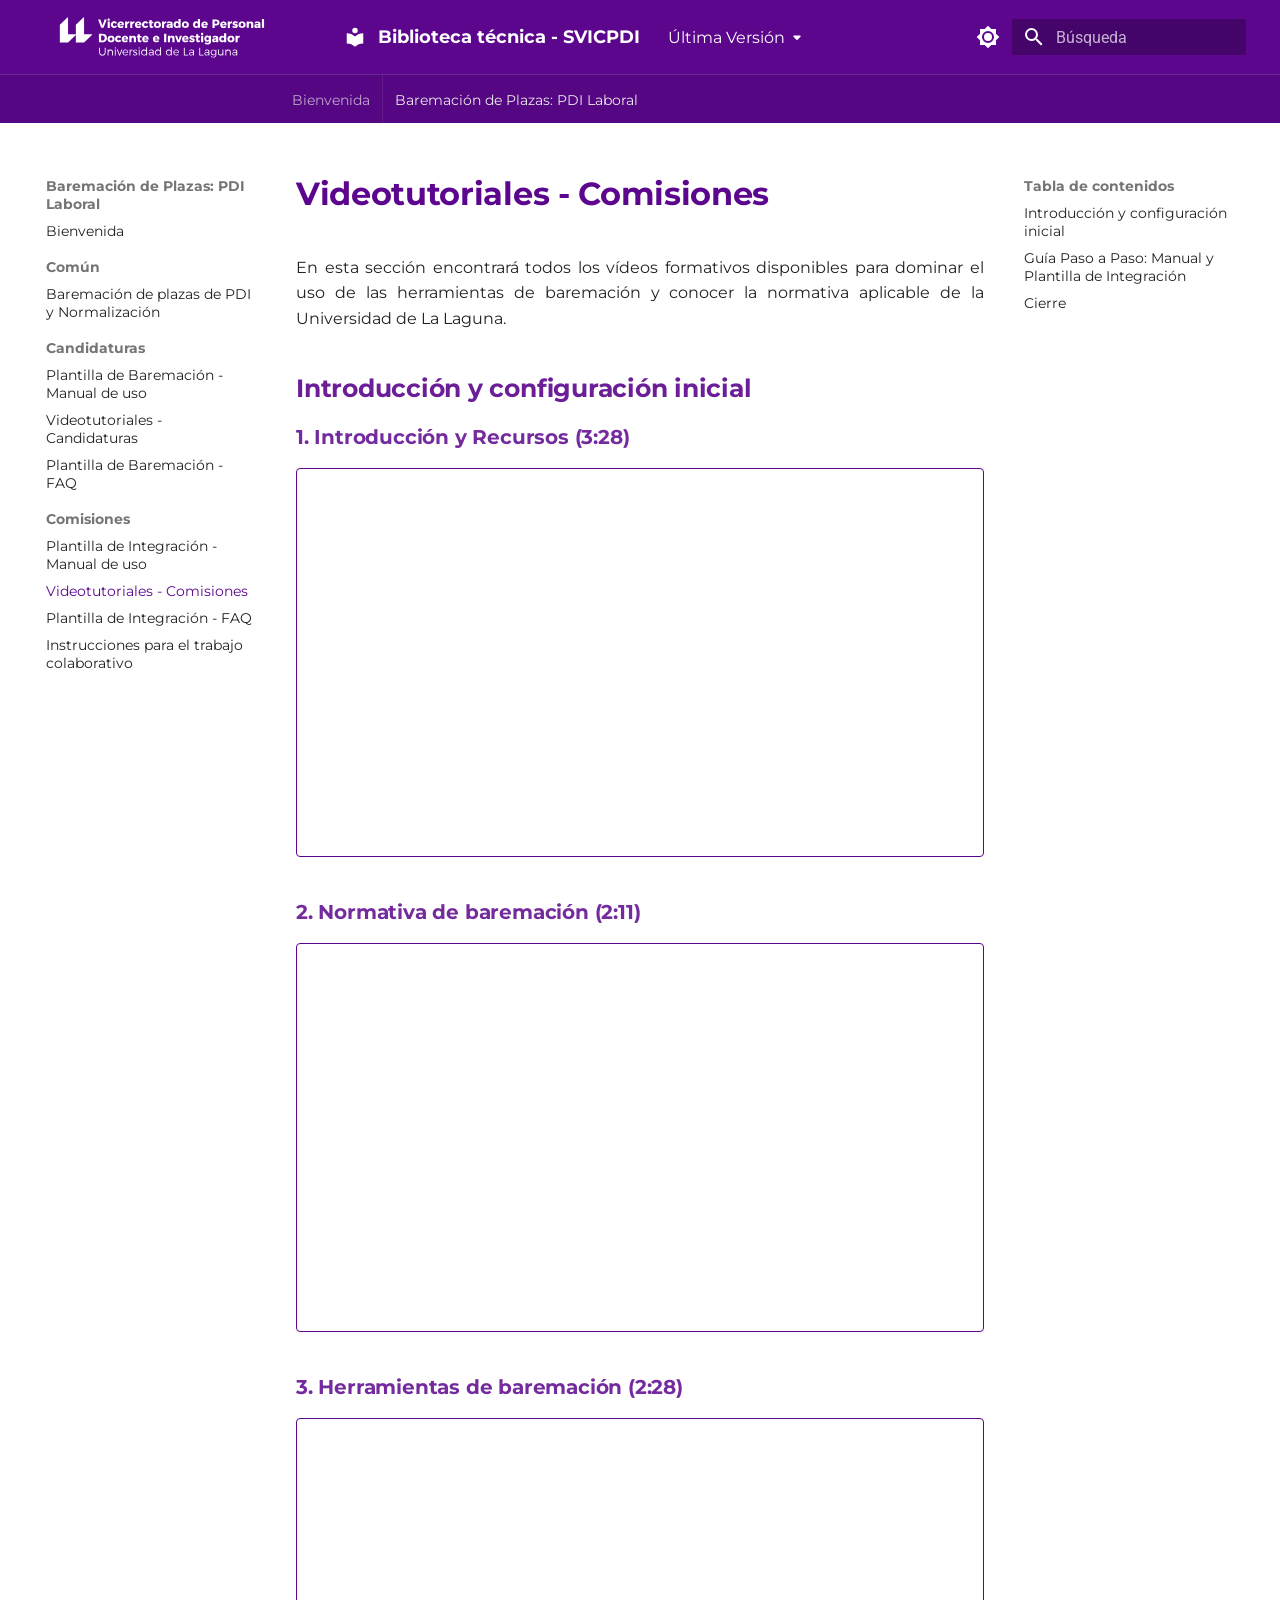
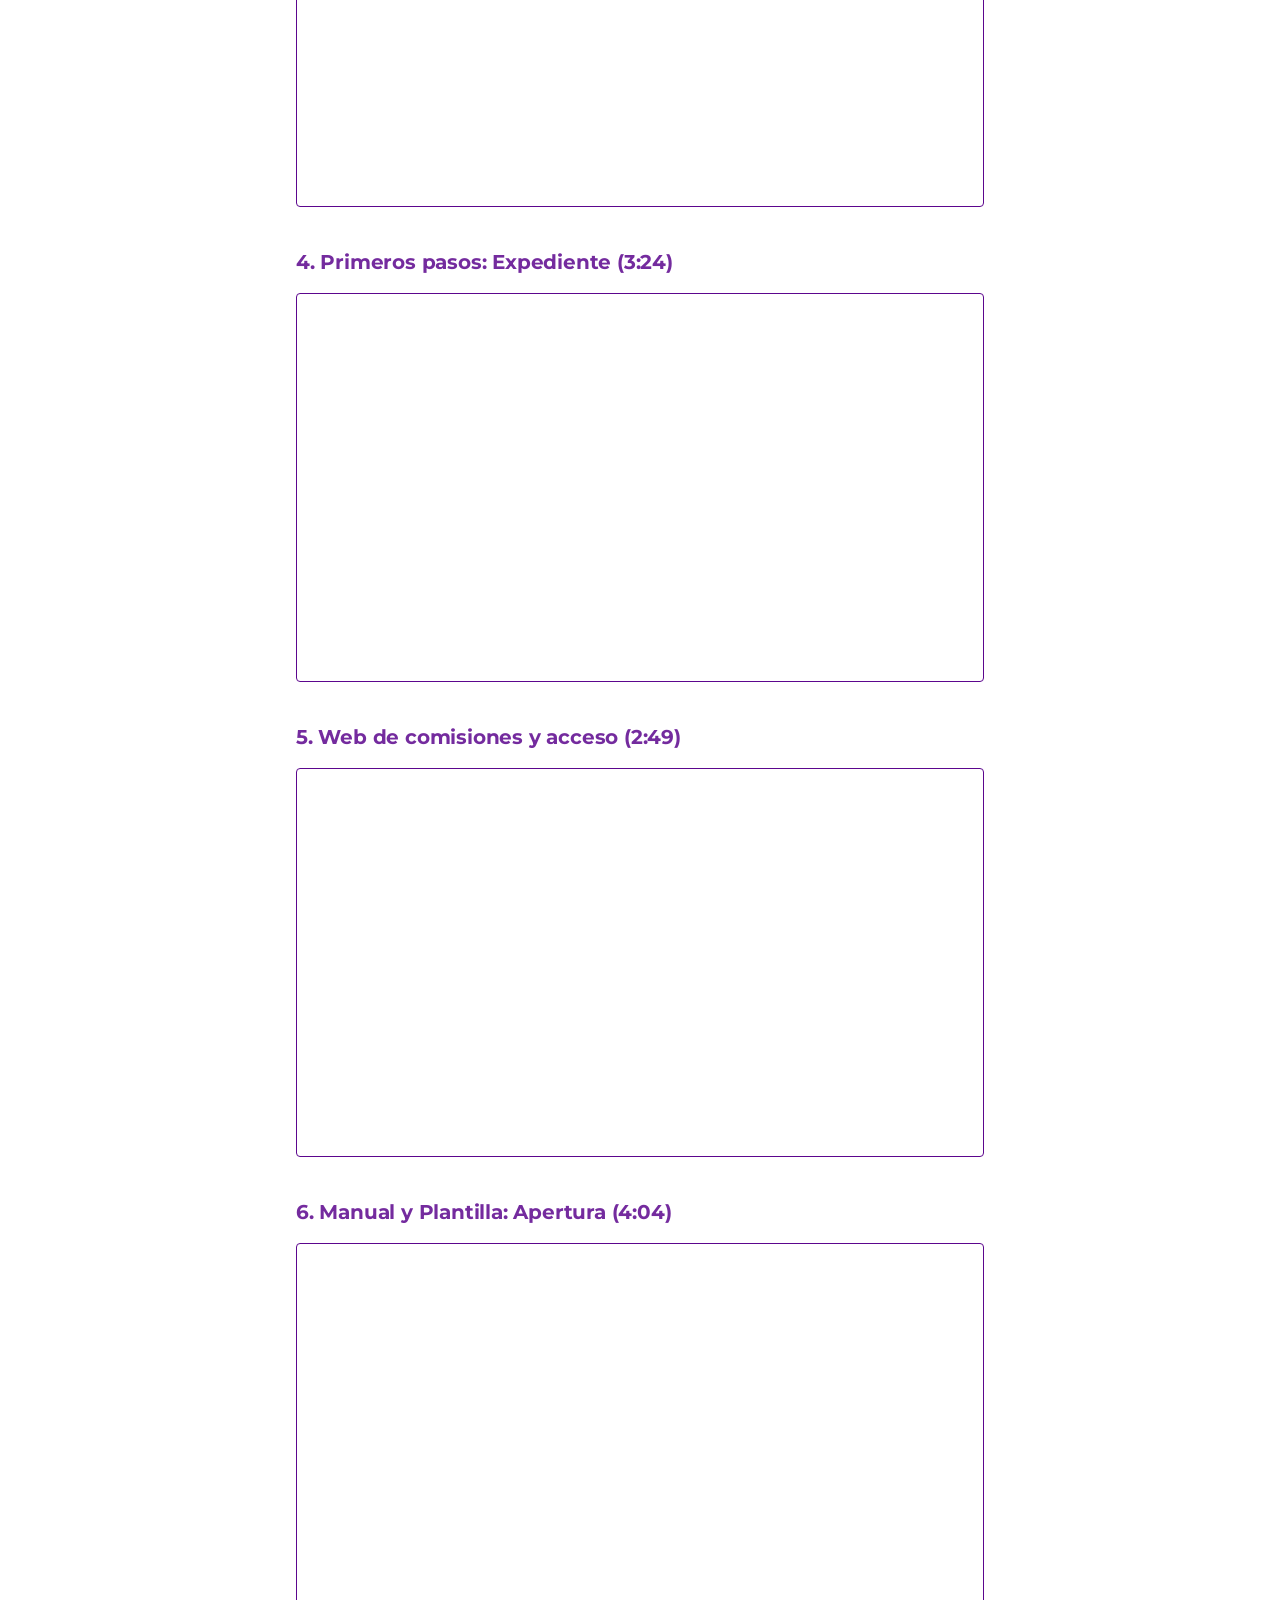
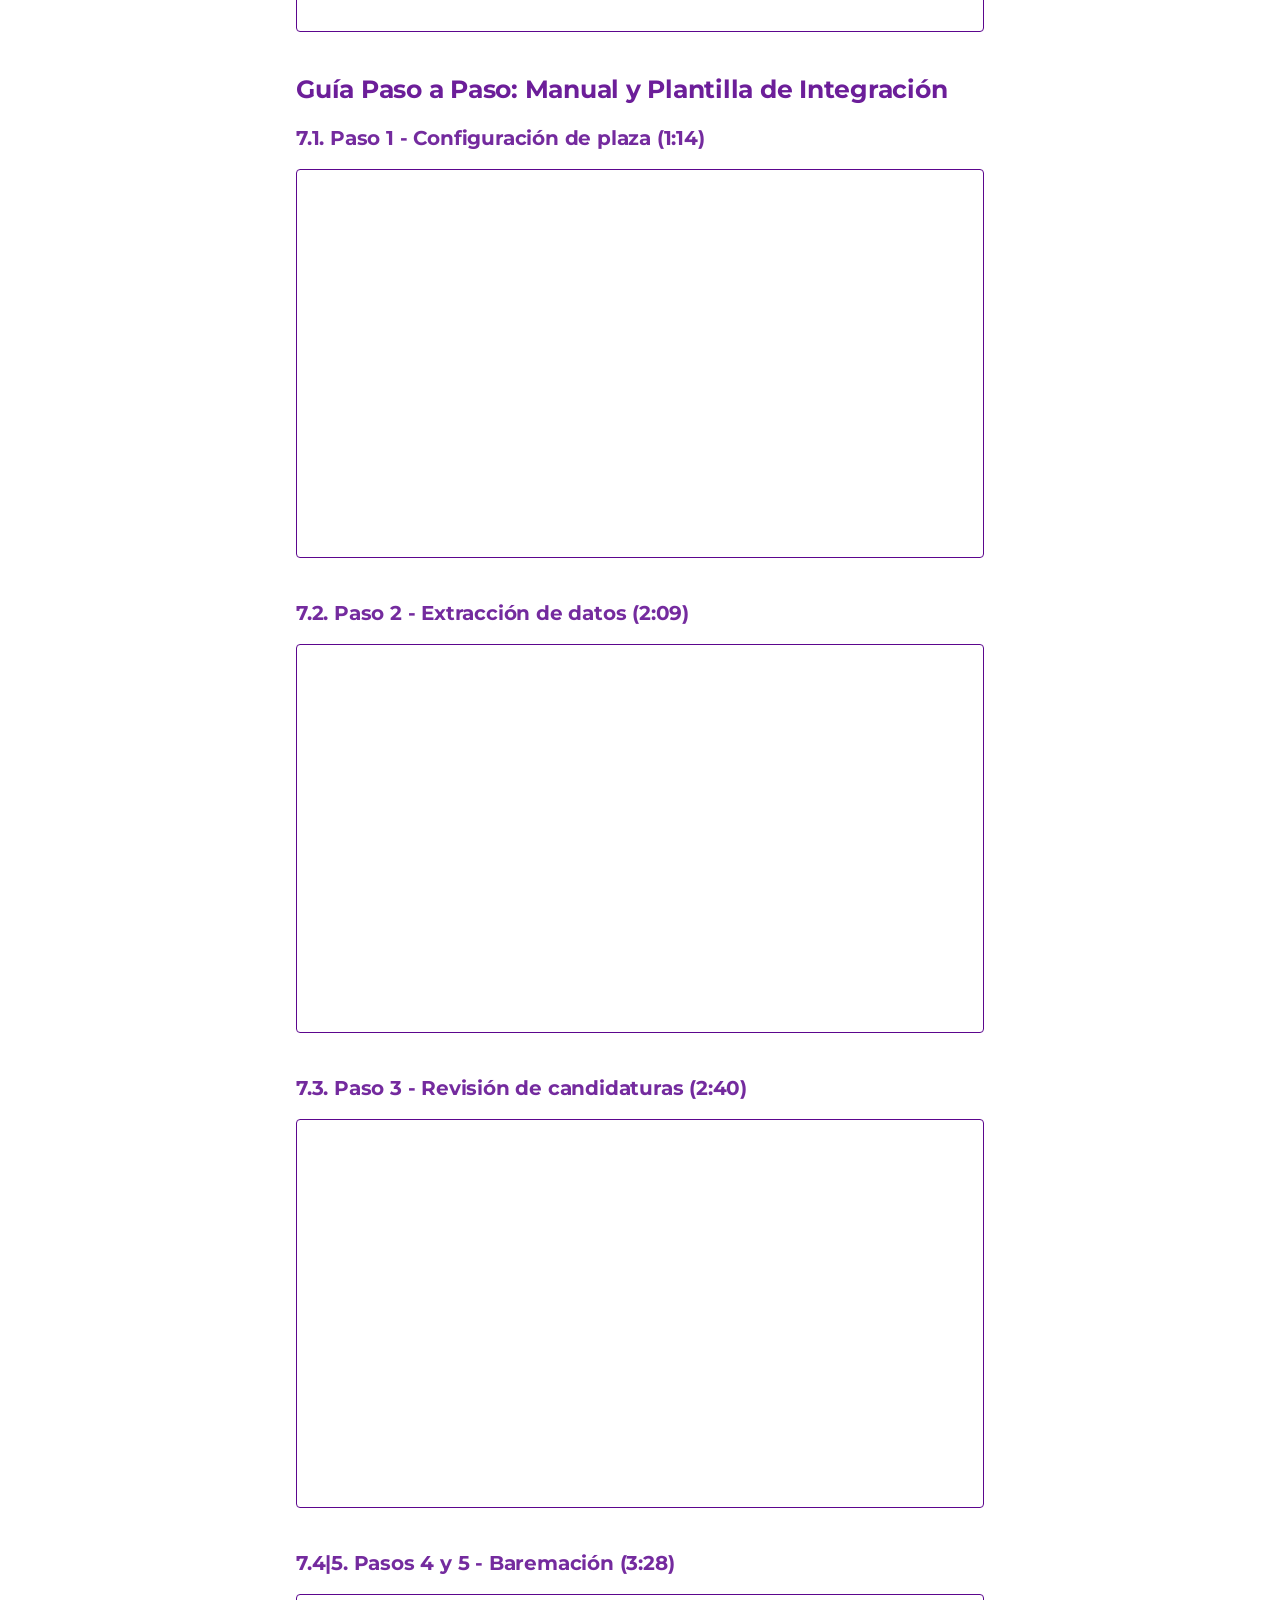
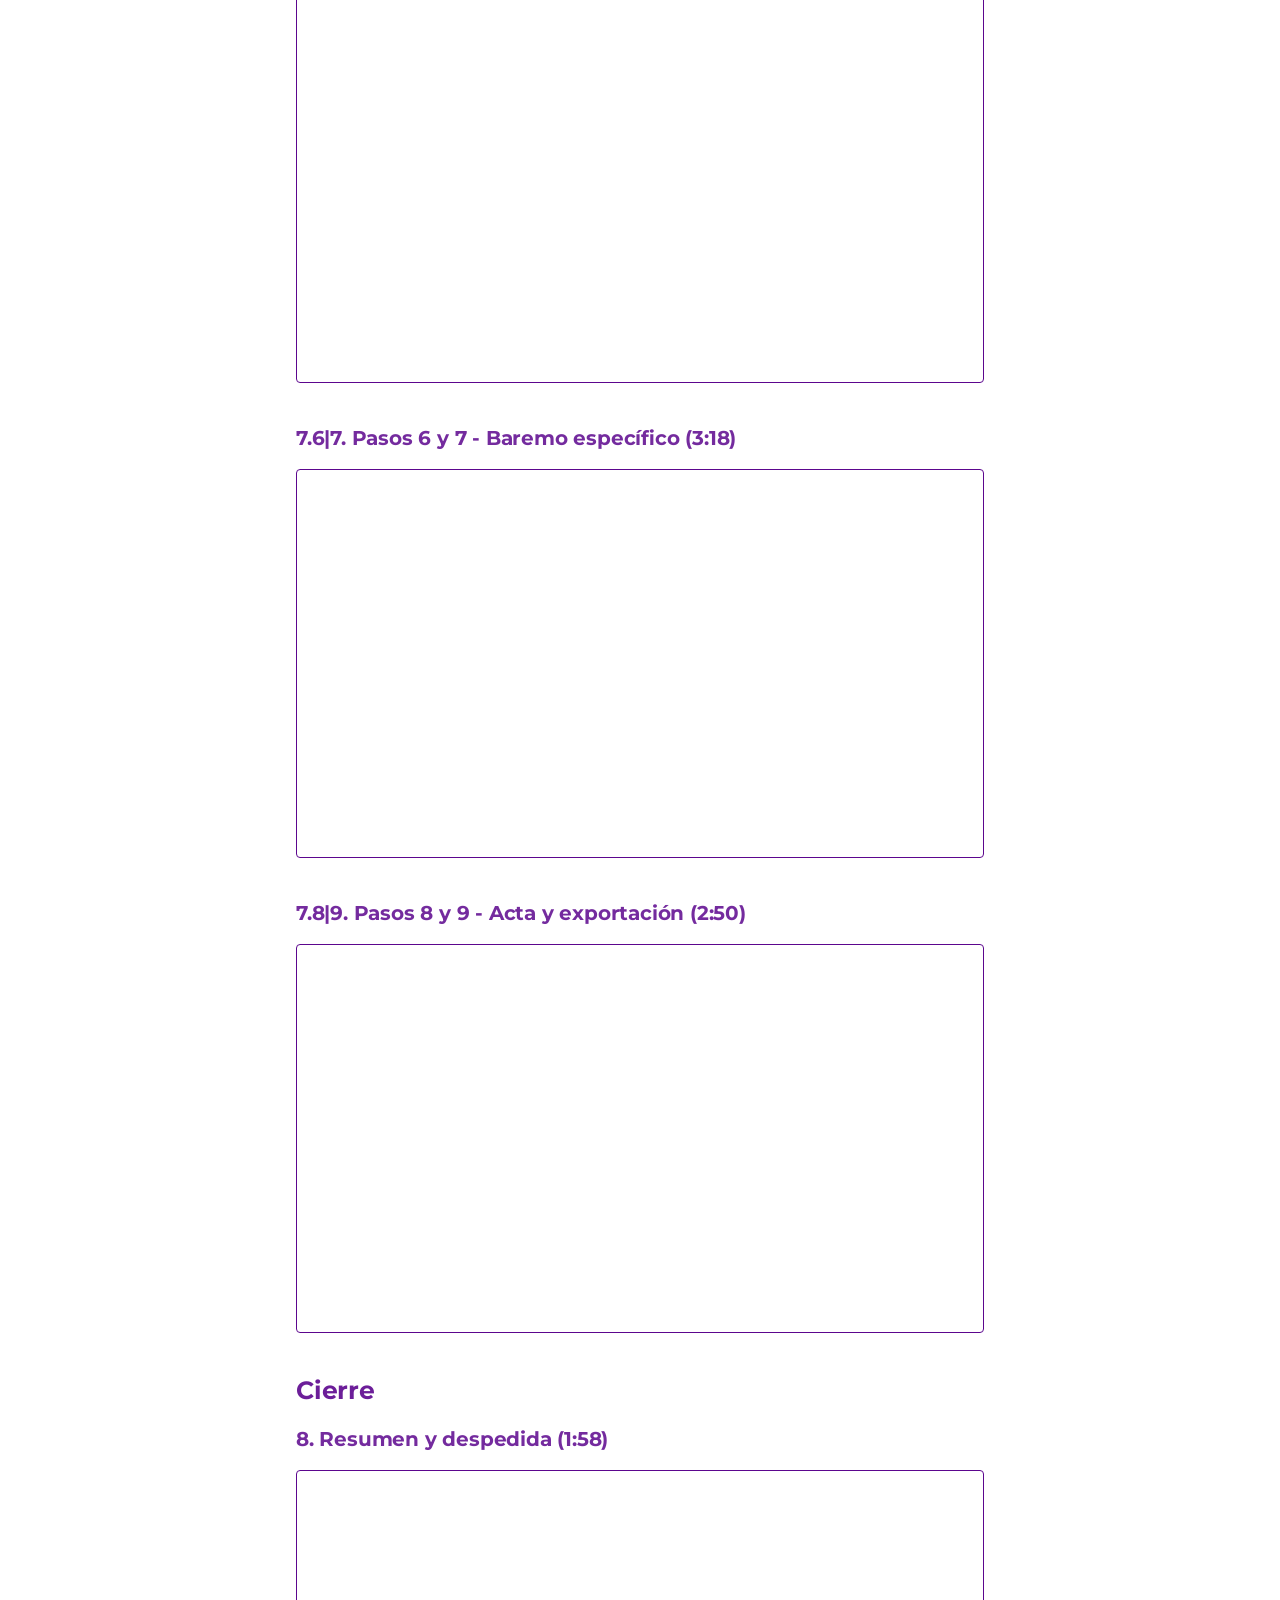
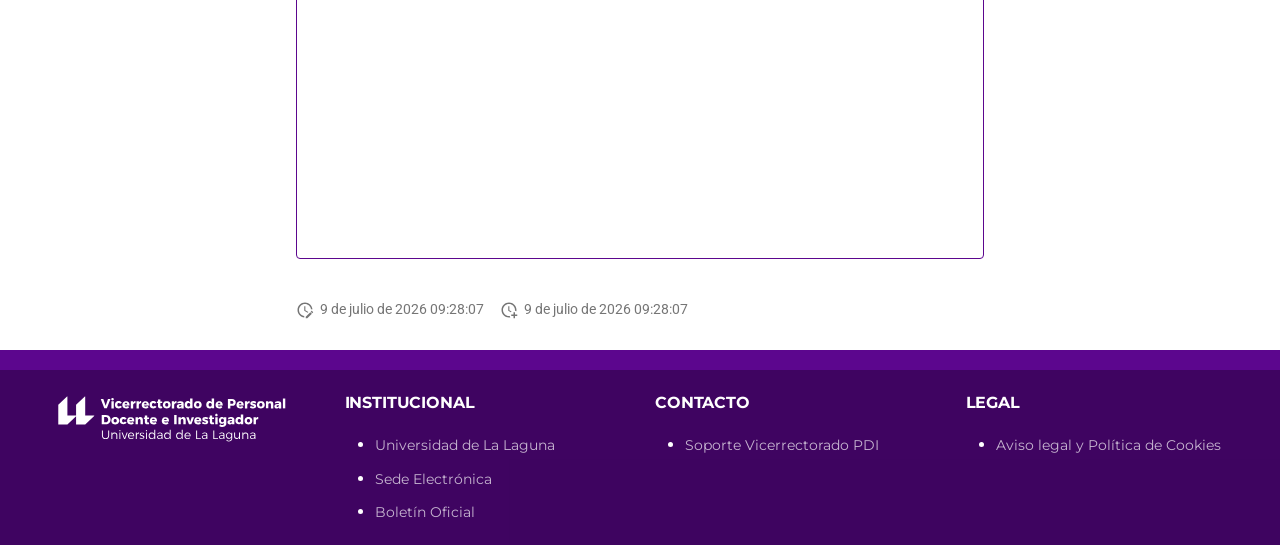
<file: latest/baremacion/comisiones/videotutoriales_comisiones/index.html>
<!DOCTYPE html><html lang="es" class="no-js"><head>
    
      <meta charset="utf-8">
      <meta name="viewport" content="width=device-width,initial-scale=1">
      
        <meta name="description" content="Biblioteca técnica del Soporte del Vicerrectorado de Personal Docente e Investigador (SVICPDI) de la Universidad de La Laguna (ULL)">
      
      
        <meta name="author" content="Víctor Leal Acosta">
      
      
        <link rel="canonical" href="https://svicpdi.github.io/biblioteca-tecnica/latest/baremacion/comisiones/videotutoriales_comisiones/">
      
      
        <link rel="prev" href="../manual_integracion/">
      
      
        <link rel="next" href="../faq_integracion/">
      
      
        
      
      
      <link rel="icon" href="../../../assets/images/favicon.png">
      <meta name="generator" content="mkdocs-1.6.1, mkdocs-material-9.7.5">
    
    
      
        <title>Videotutoriales - Comisiones - Biblioteca técnica - SVICPDI</title>
      
    
    
      <link rel="stylesheet" href="../../../assets/stylesheets/main.484c7ddc.min.css">
      
        
        <link rel="stylesheet" href="../../../assets/stylesheets/palette.ab4e12ef.min.css">
      
      


    
    
      
    
    
      
        
        
        <link rel="preconnect" href="https://fonts.gstatic.com" crossorigin="">
        <link rel="stylesheet" href="https://fonts.googleapis.com/css?family=Roboto:300,300i,400,400i,700,700i%7CRoboto+Mono:400,400i,700,700i&amp;display=fallback">
        <style>:root{--md-text-font:"Roboto";--md-code-font:"Roboto Mono"}</style>
      
    
    
      <link rel="stylesheet" href="../../../extra.css">
    
    <script>__md_scope=new URL("../../..",location),__md_hash=e=>[...e].reduce(((e,_)=>(e<<5)-e+_.charCodeAt(0)),0),__md_get=(e,_=localStorage,t=__md_scope)=>JSON.parse(_.getItem(t.pathname+"."+e)),__md_set=(e,_,t=localStorage,a=__md_scope)=>{try{t.setItem(a.pathname+"."+e,JSON.stringify(_))}catch(e){}}</script>
    
      

    
    
  <link rel="preconnect" href="https://fonts.googleapis.com">
  <link rel="preconnect" href="https://fonts.gstatic.com" crossorigin="">
  <link href="https://fonts.googleapis.com/css2?family=Montserrat:wght@400;600;700&amp;display=swap" rel="stylesheet">

  <link href="../../../assets/stylesheets/glightbox.min.css" rel="stylesheet"><script src="../../../assets/javascripts/glightbox.min.js"></script><style id="glightbox-style">
            html.glightbox-open { overflow: initial; height: 100%; }
            .gslide-title { margin-top: 0px; user-select: text; }
            .gslide-desc { color: #666; user-select: text; }
            .gslide-image img { background: white; }
            .gscrollbar-fixer { padding-right: 15px; }
            .gdesc-inner { font-size: 0.75rem; }
            body[data-md-color-scheme="slate"] .gdesc-inner { background: var(--md-default-bg-color); }
            body[data-md-color-scheme="slate"] .gslide-title { color: var(--md-default-fg-color); }
            body[data-md-color-scheme="slate"] .gslide-desc { color: var(--md-default-fg-color); }
        </style></head>
  
  
    
    
      
    
    
    
    
    <body dir="ltr" data-md-color-scheme="default" data-md-color-primary="custom" data-md-color-accent="custom">
  
    
    <input class="md-toggle" data-md-toggle="drawer" type="checkbox" id="__drawer" autocomplete="off">
    <input class="md-toggle" data-md-toggle="search" type="checkbox" id="__search" autocomplete="off">
    <label class="md-overlay" for="__drawer"></label>
    <div data-md-component="skip">
      
        
        <a href="#videotutoriales-comisiones" class="md-skip">
          Saltar a contenido
        </a>
      
    </div>
    <div data-md-component="announce">
      
    </div>
    
      <div data-md-color-scheme="default" data-md-component="outdated" hidden="">
        
      </div>
    
    
      

<header class="md-header" data-md-component="header">
  <nav class="md-header__inner md-grid" aria-label="Cabecera">
    <a href="../../.." title="Biblioteca técnica - SVICPDI" class="md-header__button md-logo" aria-label="Biblioteca técnica - SVICPDI" data-md-component="logo">
      
  <img src="../../../assets/images/logo.svg" alt="logo">

    </a>
    <label class="md-header__button md-icon" for="__drawer">
      
      <svg xmlns="http://www.w3.org/2000/svg" viewBox="0 0 24 24"><path d="M3 6h18v2H3zm0 5h18v2H3zm0 5h18v2H3z"></path></svg>
    </label>
    <div class="md-header__title" data-md-component="header-title">
      <div class="md-header__ellipsis">
        <div class="md-header__topic">
          <span class="md-ellipsis">
            Biblioteca técnica - SVICPDI
          </span>
        </div>
        <div class="md-header__topic" data-md-component="header-topic">
          <span class="md-ellipsis">
            
              Videotutoriales - Comisiones
            
          </span>
        </div>
      </div>
    </div>
    
      
        <form class="md-header__option" data-md-component="palette">
  
    
    
    
    <input class="md-option" data-md-color-media="(prefers-color-scheme: light)" data-md-color-scheme="default" data-md-color-primary="custom" data-md-color-accent="custom" aria-label="Cambiar a modo oscuro" type="radio" name="__palette" id="__palette_0">
    
      <label class="md-header__button md-icon" title="Cambiar a modo oscuro" for="__palette_1" hidden="">
        <svg xmlns="http://www.w3.org/2000/svg" viewBox="0 0 24 24"><path d="M12 8a4 4 0 0 0-4 4 4 4 0 0 0 4 4 4 4 0 0 0 4-4 4 4 0 0 0-4-4m0 10a6 6 0 0 1-6-6 6 6 0 0 1 6-6 6 6 0 0 1 6 6 6 6 0 0 1-6 6m8-9.31V4h-4.69L12 .69 8.69 4H4v4.69L.69 12 4 15.31V20h4.69L12 23.31 15.31 20H20v-4.69L23.31 12z"></path></svg>
      </label>
    
  
    
    
    
    <input class="md-option" data-md-color-media="(prefers-color-scheme: dark)" data-md-color-scheme="slate" data-md-color-primary="custom" data-md-color-accent="custom" aria-label="Cambiar a modo claro" type="radio" name="__palette" id="__palette_1">
    
      <label class="md-header__button md-icon" title="Cambiar a modo claro" for="__palette_0" hidden="">
        <svg xmlns="http://www.w3.org/2000/svg" viewBox="0 0 24 24"><path d="M12 18c-.89 0-1.74-.2-2.5-.55C11.56 16.5 13 14.42 13 12s-1.44-4.5-3.5-5.45C10.26 6.2 11.11 6 12 6a6 6 0 0 1 6 6 6 6 0 0 1-6 6m8-9.31V4h-4.69L12 .69 8.69 4H4v4.69L.69 12 4 15.31V20h4.69L12 23.31 15.31 20H20v-4.69L23.31 12z"></path></svg>
      </label>
    
  
</form>
      
    
    
      <script>var palette=__md_get("__palette");if(palette&&palette.color){if("(prefers-color-scheme)"===palette.color.media){var media=matchMedia("(prefers-color-scheme: light)"),input=document.querySelector(media.matches?"[data-md-color-media='(prefers-color-scheme: light)']":"[data-md-color-media='(prefers-color-scheme: dark)']");palette.color.media=input.getAttribute("data-md-color-media"),palette.color.scheme=input.getAttribute("data-md-color-scheme"),palette.color.primary=input.getAttribute("data-md-color-primary"),palette.color.accent=input.getAttribute("data-md-color-accent")}for(var[key,value]of Object.entries(palette.color))document.body.setAttribute("data-md-color-"+key,value)}</script>
    
    
    
      
      
        <label class="md-header__button md-icon" for="__search">
          
          <svg xmlns="http://www.w3.org/2000/svg" viewBox="0 0 24 24"><path d="M9.5 3A6.5 6.5 0 0 1 16 9.5c0 1.61-.59 3.09-1.56 4.23l.27.27h.79l5 5-1.5 1.5-5-5v-.79l-.27-.27A6.52 6.52 0 0 1 9.5 16 6.5 6.5 0 0 1 3 9.5 6.5 6.5 0 0 1 9.5 3m0 2C7 5 5 7 5 9.5S7 14 9.5 14 14 12 14 9.5 12 5 9.5 5"></path></svg>
        </label>
        <div class="md-search" data-md-component="search" role="dialog">
  <label class="md-search__overlay" for="__search"></label>
  <div class="md-search__inner" role="search">
    <form class="md-search__form" name="search">
      <input type="text" class="md-search__input" name="query" aria-label="Búsqueda" placeholder="Búsqueda" autocapitalize="off" autocorrect="off" autocomplete="off" spellcheck="false" data-md-component="search-query" required="">
      <label class="md-search__icon md-icon" for="__search">
        
        <svg xmlns="http://www.w3.org/2000/svg" viewBox="0 0 24 24"><path d="M9.5 3A6.5 6.5 0 0 1 16 9.5c0 1.61-.59 3.09-1.56 4.23l.27.27h.79l5 5-1.5 1.5-5-5v-.79l-.27-.27A6.52 6.52 0 0 1 9.5 16 6.5 6.5 0 0 1 3 9.5 6.5 6.5 0 0 1 9.5 3m0 2C7 5 5 7 5 9.5S7 14 9.5 14 14 12 14 9.5 12 5 9.5 5"></path></svg>
        
        <svg xmlns="http://www.w3.org/2000/svg" viewBox="0 0 24 24"><path d="M20 11v2H8l5.5 5.5-1.42 1.42L4.16 12l7.92-7.92L13.5 5.5 8 11z"></path></svg>
      </label>
      <nav class="md-search__options" aria-label="Buscar">
        
        <button type="reset" class="md-search__icon md-icon" title="Limpiar" aria-label="Limpiar" tabindex="-1">
          
          <svg xmlns="http://www.w3.org/2000/svg" viewBox="0 0 24 24"><path d="M19 6.41 17.59 5 12 10.59 6.41 5 5 6.41 10.59 12 5 17.59 6.41 19 12 13.41 17.59 19 19 17.59 13.41 12z"></path></svg>
        </button>
      </nav>
      
        <div class="md-search__suggest" data-md-component="search-suggest"></div>
      
    </form>
    <div class="md-search__output">
      <div class="md-search__scrollwrap" tabindex="0" data-md-scrollfix="">
        <div class="md-search-result" data-md-component="search-result">
          <div class="md-search-result__meta">
            Inicializando búsqueda
          </div>
          <ol class="md-search-result__list" role="presentation"></ol>
        </div>
      </div>
    </div>
  </div>
</div>
      
    
    
  </nav>
  
</header>
    
    <div class="md-container" data-md-component="container">
      
      
        
          
            
<nav class="md-tabs" aria-label="Pestañas" data-md-component="tabs">
  <div class="md-grid">
    <ul class="md-tabs__list">
      
        
  
  
  
  
    
    
      <li class="md-tabs__item">
        <a href="../../.." class="md-tabs__link">
          
  
  
  Bienvenida

        </a>
      </li>
    
  

      
        
  
  
  
    
  
  
    
    
      <li class="md-tabs__item md-tabs__item--active">
        <a href="../../" class="md-tabs__link">
          
  
  
  Baremación de Plazas: PDI Laboral

        </a>
      </li>
    
  

      
    </ul>
  </div>
</nav>
          
        
      
      <main class="md-main" data-md-component="main">
        <div class="md-main__inner md-grid">
          
            
              
              <div class="md-sidebar md-sidebar--primary" data-md-component="sidebar" data-md-type="navigation">
                <div class="md-sidebar__scrollwrap">
                  <div class="md-sidebar__inner">
                    


  


<nav class="md-nav md-nav--primary md-nav--lifted" aria-label="Navegación" data-md-level="0">
  <label class="md-nav__title" for="__drawer">
    <a href="../../.." title="Biblioteca técnica - SVICPDI" class="md-nav__button md-logo" aria-label="Biblioteca técnica - SVICPDI" data-md-component="logo">
      
  <img src="../../../assets/images/logo.svg" alt="logo">

    </a>
    Biblioteca técnica - SVICPDI
  </label>
  
  <ul class="md-nav__list" data-md-scrollfix="">
    
      
      
  
  
  
  
    
    
    
    
      
      
        
      
    
    
    <li class="md-nav__item md-nav__item--nested">
      
        
        
          
        
        <input class="md-nav__toggle md-toggle md-toggle--indeterminate" type="checkbox" id="__nav_1">
        
          
          <label class="md-nav__link" for="__nav_1" id="__nav_1_label" tabindex="0">
            
  
  
  <span class="md-ellipsis">
    
  
    Bienvenida
  

    
  </span>
  
  

            <span class="md-nav__icon md-icon"></span>
          </label>
        
        <nav class="md-nav" data-md-level="1" aria-labelledby="__nav_1_label" aria-expanded="false">
          <label class="md-nav__title" for="__nav_1">
            <span class="md-nav__icon md-icon"></span>
            
  
    Bienvenida
  

          </label>
          <ul class="md-nav__list" data-md-scrollfix="">
            
              
                
  
  
  
  
    <li class="md-nav__item">
      <a href="../../.." class="md-nav__link">
        
  
  
  <span class="md-ellipsis">
    
  
    Inicio
  

    
  </span>
  
  

      </a>
    </li>
  

              
            
              
                
  
  
  
  
    <li class="md-nav__item">
      <a href="../../../changelog/" class="md-nav__link">
        
  
  
  <span class="md-ellipsis">
    
  
    Historial de cambios
  

    
  </span>
  
  

      </a>
    </li>
  

              
            
          </ul>
        </nav>
      
    </li>
  

    
      
      
  
  
    
  
  
  
    
    
    
    
      
        
        
      
      
        
      
    
    
    <li class="md-nav__item md-nav__item--active md-nav__item--section md-nav__item--nested">
      
        
        
        <input class="md-nav__toggle md-toggle " type="checkbox" id="__nav_2" checked="">
        
          
          <label class="md-nav__link" for="__nav_2" id="__nav_2_label" tabindex="">
            
  
  
  <span class="md-ellipsis">
    
  
    Baremación de Plazas: PDI Laboral
  

    
  </span>
  
  

            <span class="md-nav__icon md-icon"></span>
          </label>
        
        <nav class="md-nav" data-md-level="1" aria-labelledby="__nav_2_label" aria-expanded="true">
          <label class="md-nav__title" for="__nav_2">
            <span class="md-nav__icon md-icon"></span>
            
  
    Baremación de Plazas: PDI Laboral
  

          </label>
          <ul class="md-nav__list" data-md-scrollfix="">
            
              
                
  
  
  
  
    <li class="md-nav__item">
      <a href="../../" class="md-nav__link">
        
  
  
  <span class="md-ellipsis">
    
  
    Bienvenida
  

    
  </span>
  
  

      </a>
    </li>
  

              
            
              
                
  
  
  
  
    
    
    
    
      
      
        
          
          
        
      
    
    
    <li class="md-nav__item md-nav__item--section md-nav__item--nested">
      
        
        
          
        
        <input class="md-nav__toggle md-toggle md-toggle--indeterminate" type="checkbox" id="__nav_2_2">
        
          
          <label class="md-nav__link" for="__nav_2_2" id="__nav_2_2_label" tabindex="">
            
  
  
  <span class="md-ellipsis">
    
  
    Común
  

    
  </span>
  
  

            <span class="md-nav__icon md-icon"></span>
          </label>
        
        <nav class="md-nav" data-md-level="2" aria-labelledby="__nav_2_2_label" aria-expanded="false">
          <label class="md-nav__title" for="__nav_2_2">
            <span class="md-nav__icon md-icon"></span>
            
  
    Común
  

          </label>
          <ul class="md-nav__list" data-md-scrollfix="">
            
              
                
  
  
  
  
    <li class="md-nav__item">
      <a href="../../comunes/normalizacion/" class="md-nav__link">
        
  
  
  <span class="md-ellipsis">
    
  
    Baremación de plazas de PDI y Normalización
  

    
  </span>
  
  

      </a>
    </li>
  

              
            
          </ul>
        </nav>
      
    </li>
  

              
            
              
                
  
  
  
  
    
    
    
    
      
      
        
          
          
        
      
    
    
    <li class="md-nav__item md-nav__item--section md-nav__item--nested">
      
        
        
          
        
        <input class="md-nav__toggle md-toggle md-toggle--indeterminate" type="checkbox" id="__nav_2_3">
        
          
          <label class="md-nav__link" for="__nav_2_3" id="__nav_2_3_label" tabindex="">
            
  
  
  <span class="md-ellipsis">
    
  
    Candidaturas
  

    
  </span>
  
  

            <span class="md-nav__icon md-icon"></span>
          </label>
        
        <nav class="md-nav" data-md-level="2" aria-labelledby="__nav_2_3_label" aria-expanded="false">
          <label class="md-nav__title" for="__nav_2_3">
            <span class="md-nav__icon md-icon"></span>
            
  
    Candidaturas
  

          </label>
          <ul class="md-nav__list" data-md-scrollfix="">
            
              
                
  
  
  
  
    <li class="md-nav__item">
      <a href="../../candidaturas/manual_plantilla/" class="md-nav__link">
        
  
  
  <span class="md-ellipsis">
    
  
    Plantilla de Baremación - Manual de uso
  

    
  </span>
  
  

      </a>
    </li>
  

              
            
              
                
  
  
  
  
    <li class="md-nav__item">
      <a href="../../candidaturas/videotutoriales_candidaturas/" class="md-nav__link">
        
  
  
  <span class="md-ellipsis">
    
  
    Videotutoriales - Candidaturas
  

    
  </span>
  
  

      </a>
    </li>
  

              
            
              
                
  
  
  
  
    <li class="md-nav__item">
      <a href="../../candidaturas/faq_plantilla/" class="md-nav__link">
        
  
  
  <span class="md-ellipsis">
    
  
    Plantilla de Baremación - FAQ
  

    
  </span>
  
  

      </a>
    </li>
  

              
            
          </ul>
        </nav>
      
    </li>
  

              
            
              
                
  
  
    
  
  
  
    
    
    
    
      
      
        
          
          
        
      
    
    
    <li class="md-nav__item md-nav__item--active md-nav__item--section md-nav__item--nested">
      
        
        
        <input class="md-nav__toggle md-toggle " type="checkbox" id="__nav_2_4" checked="">
        
          
          <label class="md-nav__link" for="__nav_2_4" id="__nav_2_4_label" tabindex="">
            
  
  
  <span class="md-ellipsis">
    
  
    Comisiones
  

    
  </span>
  
  

            <span class="md-nav__icon md-icon"></span>
          </label>
        
        <nav class="md-nav" data-md-level="2" aria-labelledby="__nav_2_4_label" aria-expanded="true">
          <label class="md-nav__title" for="__nav_2_4">
            <span class="md-nav__icon md-icon"></span>
            
  
    Comisiones
  

          </label>
          <ul class="md-nav__list" data-md-scrollfix="">
            
              
                
  
  
  
  
    <li class="md-nav__item">
      <a href="../manual_integracion/" class="md-nav__link">
        
  
  
  <span class="md-ellipsis">
    
  
    Plantilla de Integración - Manual de uso
  

    
  </span>
  
  

      </a>
    </li>
  

              
            
              
                
  
  
    
  
  
  
    <li class="md-nav__item md-nav__item--active">
      
      <input class="md-nav__toggle md-toggle" type="checkbox" id="__toc">
      
      
        
      
      
        <label class="md-nav__link md-nav__link--active" for="__toc">
          
  
  
  <span class="md-ellipsis">
    
  
    Videotutoriales - Comisiones
  

    
  </span>
  
  

          <span class="md-nav__icon md-icon"></span>
        </label>
      
      <a href="./" class="md-nav__link md-nav__link--active">
        
  
  
  <span class="md-ellipsis">
    
  
    Videotutoriales - Comisiones
  

    
  </span>
  
  

      </a>
      
        

<nav class="md-nav md-nav--secondary" aria-label="Tabla de contenidos">
  
  
  
    
  
  
    <label class="md-nav__title" for="__toc">
      <span class="md-nav__icon md-icon"></span>
      Tabla de contenidos
    </label>
    <ul class="md-nav__list" data-md-component="toc" data-md-scrollfix="">
      
        <li class="md-nav__item">
  <a href="#introduccion-y-configuracion-inicial" class="md-nav__link">
    <span class="md-ellipsis">
      
        Introducción y configuración inicial
      
    </span>
  </a>
  
</li>
      
        <li class="md-nav__item">
  <a href="#guia-paso-a-paso-manual-y-plantilla-de-integracion" class="md-nav__link">
    <span class="md-ellipsis">
      
        Guía Paso a Paso: Manual y Plantilla de Integración
      
    </span>
  </a>
  
</li>
      
        <li class="md-nav__item">
  <a href="#cierre" class="md-nav__link">
    <span class="md-ellipsis">
      
        Cierre
      
    </span>
  </a>
  
</li>
      
    </ul>
  
</nav>
      
    </li>
  

              
            
              
                
  
  
  
  
    <li class="md-nav__item">
      <a href="../faq_integracion/" class="md-nav__link">
        
  
  
  <span class="md-ellipsis">
    
  
    Plantilla de Integración - FAQ
  

    
  </span>
  
  

      </a>
    </li>
  

              
            
              
                
  
  
  
  
    <li class="md-nav__item">
      <a href="../colaboracion/" class="md-nav__link">
        
  
  
  <span class="md-ellipsis">
    
  
    Instrucciones para el trabajo colaborativo
  

    
  </span>
  
  

      </a>
    </li>
  

              
            
          </ul>
        </nav>
      
    </li>
  

              
            
          </ul>
        </nav>
      
    </li>
  

    
  </ul>
</nav>
                  </div>
                </div>
              </div>
            
            
              
              <div class="md-sidebar md-sidebar--secondary" data-md-component="sidebar" data-md-type="toc">
                <div class="md-sidebar__scrollwrap">
                  <div class="md-sidebar__inner">
                    

<nav class="md-nav md-nav--secondary" aria-label="Tabla de contenidos">
  
  
  
    
  
  
    <label class="md-nav__title" for="__toc">
      <span class="md-nav__icon md-icon"></span>
      Tabla de contenidos
    </label>
    <ul class="md-nav__list" data-md-component="toc" data-md-scrollfix="">
      
        <li class="md-nav__item">
  <a href="#introduccion-y-configuracion-inicial" class="md-nav__link">
    <span class="md-ellipsis">
      
        Introducción y configuración inicial
      
    </span>
  </a>
  
</li>
      
        <li class="md-nav__item">
  <a href="#guia-paso-a-paso-manual-y-plantilla-de-integracion" class="md-nav__link">
    <span class="md-ellipsis">
      
        Guía Paso a Paso: Manual y Plantilla de Integración
      
    </span>
  </a>
  
</li>
      
        <li class="md-nav__item">
  <a href="#cierre" class="md-nav__link">
    <span class="md-ellipsis">
      
        Cierre
      
    </span>
  </a>
  
</li>
      
    </ul>
  
</nav>
                  </div>
                </div>
              </div>
            
          
          
            <div class="md-content" data-md-component="content">
              
              <article class="md-content__inner md-typeset">
                
                  



<h1 id="videotutoriales-comisiones">Videotutoriales - Comisiones<a class="headerlink" href="#videotutoriales-comisiones" title="Permanent link">¶</a></h1>
<p>En esta sección encontrará todos los vídeos formativos disponibles para dominar el uso de las herramientas de baremación y conocer la normativa aplicable de la Universidad de La Laguna.</p>
<h2 id="introduccion-y-configuracion-inicial">Introducción y configuración inicial<a class="headerlink" href="#introduccion-y-configuracion-inicial" title="Permanent link">¶</a></h2>
<h3 id="1-introduccion-y-recursos-328">1. Introducción y Recursos (3:28)<a class="headerlink" href="#1-introduccion-y-recursos-328" title="Permanent link">¶</a></h3>
<div style="position: relative; padding-bottom: 56.25%; height: 0; overflow: hidden; max-width: 100%; margin-bottom: 2rem; border: 1px solid #5c068e; border-radius: 4px;">
  <iframe src="https://drive.google.com/file/d/19CwuwDxQ8Pe0BR2sxC06nDiN_vL_HEt1/preview" style="position: absolute; top: 0; left: 0; width: 100%; height: 100%; border: 0;" allow="autoplay; fullscreen; picture-in-picture" allowfullscreen="true"></iframe>
</div>

<h3 id="2-normativa-de-baremacion-211">2. Normativa de baremación (2:11)<a class="headerlink" href="#2-normativa-de-baremacion-211" title="Permanent link">¶</a></h3>
<div style="position: relative; padding-bottom: 56.25%; height: 0; overflow: hidden; max-width: 100%; margin-bottom: 2rem; border: 1px solid #5c068e; border-radius: 4px;">
  <iframe src="https://drive.google.com/file/d/1dDmX7-ANqDfbLwFT59pBzrZx-B2qNbsY/preview" style="position: absolute; top: 0; left: 0; width: 100%; height: 100%; border: 0;" allow="autoplay; fullscreen; picture-in-picture" allowfullscreen="true"></iframe>
</div>

<h3 id="3-herramientas-de-baremacion-228">3. Herramientas de baremación (2:28)<a class="headerlink" href="#3-herramientas-de-baremacion-228" title="Permanent link">¶</a></h3>
<div style="position: relative; padding-bottom: 56.25%; height: 0; overflow: hidden; max-width: 100%; margin-bottom: 2rem; border: 1px solid #5c068e; border-radius: 4px;">
  <iframe src="https://drive.google.com/file/d/1e93BMdyrY94SBmTZM9yuYjF4cYdhyc6Q/preview" style="position: absolute; top: 0; left: 0; width: 100%; height: 100%; border: 0;" allow="autoplay; fullscreen; picture-in-picture" allowfullscreen="true"></iframe>
</div>

<h3 id="4-primeros-pasos-expediente-324">4. Primeros pasos: Expediente (3:24)<a class="headerlink" href="#4-primeros-pasos-expediente-324" title="Permanent link">¶</a></h3>
<div style="position: relative; padding-bottom: 56.25%; height: 0; overflow: hidden; max-width: 100%; margin-bottom: 2rem; border: 1px solid #5c068e; border-radius: 4px;">
  <iframe src="https://drive.google.com/file/d/1TVHaXejEsvqOlRekTLc6CGroOeE3e8t8/preview" style="position: absolute; top: 0; left: 0; width: 100%; height: 100%; border: 0;" allow="autoplay; fullscreen; picture-in-picture" allowfullscreen="true"></iframe>
</div>

<h3 id="5-web-de-comisiones-y-acceso-249">5. Web de comisiones y acceso (2:49)<a class="headerlink" href="#5-web-de-comisiones-y-acceso-249" title="Permanent link">¶</a></h3>
<div style="position: relative; padding-bottom: 56.25%; height: 0; overflow: hidden; max-width: 100%; margin-bottom: 2rem; border: 1px solid #5c068e; border-radius: 4px;">
  <iframe src="https://drive.google.com/file/d/176UW70iJj1g-jbq_kPq8lZygDvTZq1Ym/preview" style="position: absolute; top: 0; left: 0; width: 100%; height: 100%; border: 0;" allow="autoplay; fullscreen; picture-in-picture" allowfullscreen="true"></iframe>
</div>

<h3 id="6-manual-y-plantilla-apertura-404">6. Manual y Plantilla: Apertura (4:04)<a class="headerlink" href="#6-manual-y-plantilla-apertura-404" title="Permanent link">¶</a></h3>
<div style="position: relative; padding-bottom: 56.25%; height: 0; overflow: hidden; max-width: 100%; margin-bottom: 2rem; border: 1px solid #5c068e; border-radius: 4px;">
  <iframe src="https://drive.google.com/file/d/1FlOKjbuBQgOedKpdaeY8IwK4UBpip61A/preview" style="position: absolute; top: 0; left: 0; width: 100%; height: 100%; border: 0;" allow="autoplay; fullscreen; picture-in-picture" allowfullscreen="true"></iframe>
</div>

<h2 id="guia-paso-a-paso-manual-y-plantilla-de-integracion">Guía Paso a Paso: Manual y Plantilla de Integración<a class="headerlink" href="#guia-paso-a-paso-manual-y-plantilla-de-integracion" title="Permanent link">¶</a></h2>
<h3 id="71-paso-1-configuracion-de-plaza-114">7.1. Paso 1 - Configuración de plaza (1:14)<a class="headerlink" href="#71-paso-1-configuracion-de-plaza-114" title="Permanent link">¶</a></h3>
<div style="position: relative; padding-bottom: 56.25%; height: 0; overflow: hidden; max-width: 100%; margin-bottom: 2rem; border: 1px solid #5c068e; border-radius: 4px;">
  <iframe src="https://drive.google.com/file/d/1R4EaWdIZDitRNKwCZ6cL486bypHzD8IW/preview" style="position: absolute; top: 0; left: 0; width: 100%; height: 100%; border: 0;" allow="autoplay; fullscreen; picture-in-picture" allowfullscreen="true"></iframe>
</div>

<h3 id="72-paso-2-extraccion-de-datos-209">7.2. Paso 2 - Extracción de datos (2:09)<a class="headerlink" href="#72-paso-2-extraccion-de-datos-209" title="Permanent link">¶</a></h3>
<div style="position: relative; padding-bottom: 56.25%; height: 0; overflow: hidden; max-width: 100%; margin-bottom: 2rem; border: 1px solid #5c068e; border-radius: 4px;">
  <iframe src="https://drive.google.com/file/d/1ZXf0wkFzuiPWpfoBnZicWsXvL0yLP4pN/preview" style="position: absolute; top: 0; left: 0; width: 100%; height: 100%; border: 0;" allow="autoplay; fullscreen; picture-in-picture" allowfullscreen="true"></iframe>
</div>

<h3 id="73-paso-3-revision-de-candidaturas-240">7.3. Paso 3 - Revisión de candidaturas (2:40)<a class="headerlink" href="#73-paso-3-revision-de-candidaturas-240" title="Permanent link">¶</a></h3>
<div style="position: relative; padding-bottom: 56.25%; height: 0; overflow: hidden; max-width: 100%; margin-bottom: 2rem; border: 1px solid #5c068e; border-radius: 4px;">
  <iframe src="https://drive.google.com/file/d/1lhSO4KNYRt5QY1TgwGFDgMGKVUdPJW2I/preview" style="position: absolute; top: 0; left: 0; width: 100%; height: 100%; border: 0;" allow="autoplay; fullscreen; picture-in-picture" allowfullscreen="true"></iframe>
</div>

<h3 id="745-pasos-4-y-5-baremacion-328">7.4|5. Pasos 4 y 5 - Baremación (3:28)<a class="headerlink" href="#745-pasos-4-y-5-baremacion-328" title="Permanent link">¶</a></h3>
<div style="position: relative; padding-bottom: 56.25%; height: 0; overflow: hidden; max-width: 100%; margin-bottom: 2rem; border: 1px solid #5c068e; border-radius: 4px;">
  <iframe src="https://drive.google.com/file/d/1ZVihxqPkQKhsXijmBzN1WTe4AVwJgmqj/preview" style="position: absolute; top: 0; left: 0; width: 100%; height: 100%; border: 0;" allow="autoplay; fullscreen; picture-in-picture" allowfullscreen="true"></iframe>
</div>

<h3 id="767-pasos-6-y-7-baremo-especifico-318">7.6|7. Pasos 6 y 7 - Baremo específico (3:18)<a class="headerlink" href="#767-pasos-6-y-7-baremo-especifico-318" title="Permanent link">¶</a></h3>
<div style="position: relative; padding-bottom: 56.25%; height: 0; overflow: hidden; max-width: 100%; margin-bottom: 2rem; border: 1px solid #5c068e; border-radius: 4px;">
  <iframe src="https://drive.google.com/file/d/1IOlh-AYjtFJtgrrsZTET208N8gEP65fX/preview" style="position: absolute; top: 0; left: 0; width: 100%; height: 100%; border: 0;" allow="autoplay; fullscreen; picture-in-picture" allowfullscreen="true"></iframe>
</div>

<h3 id="789-pasos-8-y-9-acta-y-exportacion-250">7.8|9. Pasos 8 y 9 - Acta y exportación (2:50)<a class="headerlink" href="#789-pasos-8-y-9-acta-y-exportacion-250" title="Permanent link">¶</a></h3>
<div style="position: relative; padding-bottom: 56.25%; height: 0; overflow: hidden; max-width: 100%; margin-bottom: 2rem; border: 1px solid #5c068e; border-radius: 4px;">
  <iframe src="https://drive.google.com/file/d/1cwitVrEtRlfHMIBLfyiyhiXNo_dhs1Oe/preview" style="position: absolute; top: 0; left: 0; width: 100%; height: 100%; border: 0;" allow="autoplay; fullscreen; picture-in-picture" allowfullscreen="true"></iframe>
</div>

<h2 id="cierre">Cierre<a class="headerlink" href="#cierre" title="Permanent link">¶</a></h2>
<h3 id="8-resumen-y-despedida-158">8. Resumen y despedida (1:58)<a class="headerlink" href="#8-resumen-y-despedida-158" title="Permanent link">¶</a></h3>
<div style="position: relative; padding-bottom: 56.25%; height: 0; overflow: hidden; max-width: 100%; margin-bottom: 2rem; border: 1px solid #5c068e; border-radius: 4px;">
  <iframe src="https://drive.google.com/file/d/1uY__uN3h4Nzt_SPM6Kucm9FMM2f7_GRr/preview" style="position: absolute; top: 0; left: 0; width: 100%; height: 100%; border: 0;" allow="autoplay; fullscreen; picture-in-picture" allowfullscreen="true"></iframe>
</div>







  
    
  
  
    
  


  <aside class="md-source-file">
    
      
  <span class="md-source-file__fact">
    <span class="md-icon" title="Última actualización">
      <svg xmlns="http://www.w3.org/2000/svg" viewBox="0 0 24 24"><path d="M21 13.1c-.1 0-.3.1-.4.2l-1 1 2.1 2.1 1-1c.2-.2.2-.6 0-.8l-1.3-1.3c-.1-.1-.2-.2-.4-.2m-1.9 1.8-6.1 6V23h2.1l6.1-6.1zM12.5 7v5.2l4 2.4-1 1L11 13V7zM11 21.9c-5.1-.5-9-4.8-9-9.9C2 6.5 6.5 2 12 2c5.3 0 9.6 4.1 10 9.3-.3-.1-.6-.2-1-.2s-.7.1-1 .2C19.6 7.2 16.2 4 12 4c-4.4 0-8 3.6-8 8 0 4.1 3.1 7.5 7.1 7.9l-.1.2z"></path></svg>
    </span>
    <span class="git-revision-date-localized-plugin git-revision-date-localized-plugin-datetime" title="9 de julio de 2026 09:28:07 UTC">9 de julio de 2026 09:28:07</span>
  </span>

    
    
      
  <span class="md-source-file__fact">
    <span class="md-icon" title="Creado">
      <svg xmlns="http://www.w3.org/2000/svg" viewBox="0 0 24 24"><path d="M14.47 15.08 11 13V7h1.5v5.25l3.08 1.83c-.41.28-.79.62-1.11 1m-1.39 4.84c-.36.05-.71.08-1.08.08-4.42 0-8-3.58-8-8s3.58-8 8-8 8 3.58 8 8c0 .37-.03.72-.08 1.08.69.1 1.33.32 1.92.64.1-.56.16-1.13.16-1.72 0-5.5-4.5-10-10-10S2 6.5 2 12s4.47 10 10 10c.59 0 1.16-.06 1.72-.16-.32-.59-.54-1.23-.64-1.92M18 15v3h-3v2h3v3h2v-3h3v-2h-3v-3z"></path></svg>
    </span>
    <span class="git-revision-date-localized-plugin git-revision-date-localized-plugin-datetime" title="9 de julio de 2026 09:28:07 UTC">9 de julio de 2026 09:28:07</span>
  </span>

    
    
    
  </aside>





                
              </article>
            </div>
          
          
  <script>var tabs=__md_get("__tabs");if(Array.isArray(tabs))e:for(var set of document.querySelectorAll(".tabbed-set")){var labels=set.querySelector(".tabbed-labels");for(var tab of tabs)for(var label of labels.getElementsByTagName("label"))if(label.innerText.trim()===tab){var input=document.getElementById(label.htmlFor);input.checked=!0;continue e}}</script>

<script>var target=document.getElementById(location.hash.slice(1));target&&target.name&&(target.checked=target.name.startsWith("__tabbed_"))</script>
        </div>
        
          <button type="button" class="md-top md-icon" data-md-component="top" hidden="">
  
  <svg xmlns="http://www.w3.org/2000/svg" viewBox="0 0 24 24"><path d="M13 20h-2V8l-5.5 5.5-1.42-1.42L12 4.16l7.92 7.92-1.42 1.42L13 8z"></path></svg>
  Volver al principio
</button>
        
      </main>
      
<footer class="footer-wrapper">
    <div class="md-footer-meta md-typeset">
        <div class="md-footer-meta__inner md-grid">
            <div class="footer-container">

                <!-- Logo Institucional -->
                <div class="footer-section">
                    <a href="https://www.ull.es/" target="_blank" rel="noopener">
                        <img src="../../../assets/images/logo.svg" alt="Logo ULL" class="logo-institucional">
                    </a>
                </div>

                <!-- Columna 1: Navegación -->
                <div class="footer-section">
                    <h4>Institucional</h4>
                    <ul class="footer-list">
                       <li>
                            <a href="https://www.ull.es/" target="_blank" rel="noopener">Universidad de La Laguna</a>
                        </li>
                        <li><a href="https://sede.ull.es/" target="_blank" rel="noopener">Sede Electrónica</a></li>
                        <li><a href="https://sede.ull.es/ecivilis-site/bulletinBoard" target="_blank" rel="noopener">Boletín Oficial</a></li>
                    </ul>
                </div>

                <!-- Columna 2: Soporte -->
                <div class="footer-section">
                    <h4>Contacto</h4>
                    <ul class="footer-list">
                        <li>
                            <a href="https://sites.google.com/ull.edu.es/soporte-vicpdi/contacto" target="_blank" rel="noopener">
                                Soporte Vicerrectorado PDI
                            </a>
                        </li>
                    </ul>
                </div>

                <!-- Columna 3: Legal (Separada) -->
                <div class="footer-section">
                    <h4>Legal</h4>
                    <ul class="footer-list">
                        <li><a href="https://www.ull.es/informacion-sobre-web-institucional/" target="_blank" rel="noopener">Aviso legal y Política de Cookies</a></li>
                    </ul>
                </div>
            </div>
        </div>
    </div>
</footer>

    </div>
    <div class="md-dialog" data-md-component="dialog">
      <div class="md-dialog__inner md-typeset"></div>
    </div>
    
    
    
      
      
      <script id="__config" type="application/json">{"annotate": null, "base": "../../..", "features": ["navigation.tabs", "navigation.sections", "navigation.expand", "navigation.top", "search.suggest", "search.highlight", "content.code.copy", "content.code.annotate", "content.tabs.link", "content.toc", "navigation.instant"], "search": "../../../assets/javascripts/workers/search.2c215733.min.js", "tags": null, "translations": {"clipboard.copied": "Copiado al portapapeles", "clipboard.copy": "Copiar al portapapeles", "search.result.more.one": "1 m\u00e1s en esta p\u00e1gina", "search.result.more.other": "# m\u00e1s en esta p\u00e1gina", "search.result.none": "No se encontraron documentos", "search.result.one": "1 documento encontrado", "search.result.other": "# documentos encontrados", "search.result.placeholder": "Teclee para comenzar b\u00fasqueda", "search.result.term.missing": "Falta", "select.version": "Seleccionar versi\u00f3n"}, "version": {"provider": "mike"}}</script>
    
    
      <script src="../../../assets/javascripts/bundle.79ae519e.min.js"></script>
      
    
  
<script id="init-glightbox">const lightbox = GLightbox({"touchNavigation": true, "loop": false, "zoomable": true, "draggable": true, "openEffect": "zoom", "closeEffect": "zoom", "slideEffect": "slide"});
document$.subscribe(()=>{ lightbox.reload(); });
</script></body></html>
</file>
<file: latest/extra.css>
:root {
  /* Definición de colores base */
  --ull-brand: #5c068e;
  --ull-brand-light: #ab6bd3; /* Tono lavanda más claro para alto contraste en oscuro */

  /* Variables por defecto (Modo Claro) */
  --md-primary-fg-color: var(--ull-brand);
  --md-accent-fg-color: var(--ull-brand);
  --footer-bg: var(--ull-brand);

  /* Icono de vídeo de FontAwesome (fa-video) */
  --md-admonition-icon--video: url('data:image/svg+xml;charset=utf-8,<svg xmlns="http://www.w3.org/2000/svg" viewBox="0 0 576 512"><path d="M0 128C0 92.7 28.7 64 64 64h256c35.3 0 64 28.7 64 64v256c0 35.3-28.7 64-64 64H64c-35.3 0-64-28.7-64-64V128zm559.1 7.4c6.2 3.5 10 10.1 10 17.2v206.8c0 7.1-3.9 13.7-10 17.2s-13.7 3.4-19.8-.2l-128-73.1c-5.4-3.1-8.8-8.9-8.8-15.1v-46.3c0-6.2 3.4-12 8.8-15.1l128-73.1c6.1-3.5 13.7-3.7 19.8-.2z"/></svg>');
}

/* Color del borde */
.md-typeset .admonition.video,
.md-typeset details.video {
  border-color: #3f51b5;
}

/* Color de fondo de la barra del título */
.md-typeset .video > .admonition-title,
.md-typeset .video > summary {
  background-color: rgba(63, 81, 181, 0.1);
}

/* Color y máscara del icono */
.md-typeset .video > .admonition-title::before,
.md-typeset .video > summary::before {
  background-color: #3f51b5;
  -webkit-mask-image: var(--md-admonition-icon--video);
          mask-image: var(--md-admonition-icon--video);
}

/* Sobrescritura automática para Modo Oscuro (Slate) */
[data-md-color-scheme="slate"] {
  --md-primary-fg-color: var(--ull-brand-light);
  --md-accent-fg-color: var(--ull-brand-light);
  /* Footer oscuro tintado de morado para no deslumbrar */
  --footer-bg: #2a153c; 
}

/* --- MEJORA DEL LOGO EN EL HEADER --- */
/* Usamos el selector completo del tema para asegurar que nuestros cambios ganen */
.md-header__button.md-logo {
    display: flex !important;
    align-items: center !important; /* Centrado vertical del logo */
    justify-content: flex-start !important; /* Alineación total a la izquierda */
    padding-left: 0 !important; /* Elimina el espacio sobrante al inicio */
    margin-right: 2.5rem !important; /* Crea un espacio de seguridad tras el logo */
}

.md-header__button.md-logo img {
    height: 2.5rem !important; /* Aumentamos el tamaño */
    width: auto !important;
    max-height: none !important; /* Eliminamos restricciones del tema */
    transform: scale(1.6); /* Compensamos el espacio en blanco interno del SVG */
    transform-origin: left center;
}

/* Desplazamos el título para que no choque con el logo escalado */
.md-header__title {
    display: flex !important;
    align-items: center !important;
    margin-left: 4.5rem !important;
}

/* Reemplazo del icono por el estilo Library */
.md-header__title::before {
    content: "";
    display: inline-block; /* Cambiado a inline-block para mejor alineación con el texto */
    vertical-align: middle; /* Centra el icono respecto al texto */
    width: 1.2rem;
    height: 1.2rem;
    margin-right: 0.6rem;
    background-color: currentColor;    
    mask: url('data:image/svg+xml;utf8,<svg xmlns="http://www.w3.org/2000/svg" viewBox="0 0 24 24"><path d="M12,8A3,3 0 0,0 15,5A3,3 0 0,0 12,2A3,3 0 0,0 9,5A3,3 0 0,0 12,8M12,11.54C9.64,9.35 6.5,8 3,8V19C6.5,19 9.64,20.35 12,22.54C14.36,20.35 17.5,19 21,19V8C17.5,8 14.36,9.35 12,11.54Z" /></svg>') no-repeat center;
    -webkit-mask: url('data:image/svg+xml;utf8,<svg xmlns="http://www.w3.org/2000/svg" viewBox="0 0 24 24"><path d="M12,8A3,3 0 0,0 15,5A3,3 0 0,0 12,2A3,3 0 0,0 9,5A3,3 0 0,0 12,8M12,11.54C9.64,9.35 6.5,8 3,8V19C6.5,19 9.64,20.35 12,22.54C14.36,20.35 17.5,19 21,19V8C17.5,8 14.36,9.35 12,11.54Z" /></svg>') no-repeat center;
    mask-size: contain;
    -webkit-mask-size: contain;
}

/* --- MEJORA DE LAS PESTAÑAS (TABS) --- */

/* Atenuación del color y separador horizontal con el header */
.md-tabs {
    background-color: var(--md-primary-fg-color) !important;
    filter: brightness(92%); /* Atenúa ligeramente el color corporativo */
    border-top: 1px solid rgba(255, 255, 255, 0.15) !important; /* Separador sutil */
}

/* Separadores verticales entre pestañas existentes */
.md-tabs__item {
    border-right: 1px solid rgba(255, 255, 255, 0.1);
}

.md-tabs__item:last-child {
    border-right: none; /* Quitamos el último separador */
}

.md-tabs__list {
    margin-left: 12.5rem !important; /* Ajusta este valor para alinear las pestañas con el título */
}

.faq-section {
    counter-reset: h3-counter;
}

.faq-section h3 {
    font-size: 20px;
    counter-increment: h3-counter;
}

.faq-section h3::before {
    content: counter(h3-counter) ". ";
}

.footer-wrapper {
  background-color: var(--footer-bg);
  color: white;
  padding-top: 20px;
}

.footer-container {
  width: 100%;
  display: flex;
  flex-wrap: wrap;
  justify-content: space-between;
  gap: 30px;
  box-sizing: border-box;
}

.footer-section {
  flex: 1;
  min-width: 250px;
}

.footer-section h4 {
  color: white;
  font-size: 16px;
  font-weight: 700;
  margin-bottom: 15px;
  text-transform: uppercase;
  letter-spacing: 1px;
}

.footer-section a {
  color: white;
  font-size: 14px;
  text-decoration: none;
}

.footer-section a:hover {
  text-decoration: underline;
}

.footer-list {
  list-style: none;
  padding: 0;
  margin: 0;
}

.footer-list li {
  margin-bottom: 8px;
}

/* Sobrescribir títulos específicamente para el footer */
.footer-section h4 {
    color: white !important;
    opacity: 1 !important; /* Para que no herede la opacidad 0.8 del h4 global */
}

body {
    font-family: 'Montserrat', sans-serif;
    text-align: justify;
}

.md-nav {
    text-align: left;
}

/* Clase personalizada para imágenes dentro de tablas */
.tabla-img-ajustada {
    width: 30%;
    min-width: 150px; /* Evita que la imagen sea demasiado pequeña en móviles */
}

/* --- MEJORAS VISUALES --- */

/* Estilo moderno para Tablas */
.md-typeset table:not([class]) {
    border-radius: 8px;
    overflow: hidden; /* Para que el borde redondeado aplique al encabezado */
    box-shadow: 0 4px 6px rgba(0, 0, 0, 0.1);
}

.md-typeset table:not([class]) th {
    background-color: var(--md-primary-fg-color);
    color: white;
}

/* Imágenes con sombra suave y bordes redondeados */
.md-content__inner img {
    border-radius: 8px;
    box-shadow: 0 4px 10px rgba(0,0,0,0.1);
    transition: transform 0.3s ease;
}

/* Barra de desplazamiento personalizada (Chrome/Edge/Safari) */
::-webkit-scrollbar {
    width: 8px;
    height: 8px;
}
::-webkit-scrollbar-thumb {
    background-color: var(--md-primary-fg-color);
    border-radius: 4px;
}

/* --- PERSONALIZACIÓN DE TÍTULOS (H1-H6) --- */
/* Aplicamos el color corporativo adaptativo a todos los niveles de encabezado */
.md-typeset h1,
.md-typeset h2,
.md-typeset h3,
.md-typeset h4,
.md-typeset h5,
.md-typeset h6 {
    color: var(--md-primary-fg-color);
    font-weight: 700; /* Negrita para reforzar la jerarquía visual */
    letter-spacing: -0.01em; /* Ligero ajuste tipográfico para aspecto más limpio */
}

/* Gradiente de intensidad: suavizamos el color reduciendo la opacidad progresivamente */
.md-typeset h1 { opacity: 1; }      /* Color sólido e impactante */
.md-typeset h2 { opacity: 0.9; }    /* Ligeramente más suave */
.md-typeset h3 { opacity: 0.85; }
.md-typeset h4 { opacity: 0.8; }
.md-typeset h5 { opacity: 0.75; }
.md-typeset h6 { opacity: 0.7; }    /* El tono más suave de la jerarquía */
</file>
<file: latest/assets/stylesheets/main.484c7ddc.min.css>
@charset "UTF-8";html{-webkit-text-size-adjust:none;-moz-text-size-adjust:none;text-size-adjust:none;box-sizing:border-box}*,:after,:before{box-sizing:inherit}@media (prefers-reduced-motion){*,:after,:before{transition:none!important}}body{margin:0}a,button,input,label{-webkit-tap-highlight-color:transparent}a{color:inherit;text-decoration:none}hr{border:0;box-sizing:initial;display:block;height:.05rem;overflow:visible;padding:0}small{font-size:80%}sub,sup{line-height:1em}img{border-style:none}table{border-collapse:initial;border-spacing:0}td,th{font-weight:400;vertical-align:top}button{background:#0000;border:0;font-family:inherit;font-size:inherit;margin:0;padding:0}input{border:0;outline:none}:root{--md-primary-fg-color:#4051b5;--md-primary-fg-color--light:#5d6cc0;--md-primary-fg-color--dark:#303fa1;--md-primary-bg-color:#fff;--md-primary-bg-color--light:#ffffffb3;--md-accent-fg-color:#526cfe;--md-accent-fg-color--transparent:#526cfe1a;--md-accent-bg-color:#fff;--md-accent-bg-color--light:#ffffffb3}[data-md-color-scheme=default]{color-scheme:light}[data-md-color-scheme=default] img[src$="#gh-dark-mode-only"],[data-md-color-scheme=default] img[src$="#only-dark"]{display:none}:root,[data-md-color-scheme=default]{--md-hue:225deg;--md-default-fg-color:#000000de;--md-default-fg-color--light:#0000008a;--md-default-fg-color--lighter:#00000052;--md-default-fg-color--lightest:#00000012;--md-default-bg-color:#fff;--md-default-bg-color--light:#ffffffb3;--md-default-bg-color--lighter:#ffffff4d;--md-default-bg-color--lightest:#ffffff1f;--md-code-fg-color:#36464e;--md-code-bg-color:#f5f5f5;--md-code-bg-color--light:#f5f5f5b3;--md-code-bg-color--lighter:#f5f5f54d;--md-code-hl-color:#4287ff;--md-code-hl-color--light:#4287ff1a;--md-code-hl-number-color:#d52a2a;--md-code-hl-special-color:#db1457;--md-code-hl-function-color:#a846b9;--md-code-hl-constant-color:#6e59d9;--md-code-hl-keyword-color:#3f6ec6;--md-code-hl-string-color:#1c7d4d;--md-code-hl-name-color:var(--md-code-fg-color);--md-code-hl-operator-color:var(--md-default-fg-color--light);--md-code-hl-punctuation-color:var(--md-default-fg-color--light);--md-code-hl-comment-color:var(--md-default-fg-color--light);--md-code-hl-generic-color:var(--md-default-fg-color--light);--md-code-hl-variable-color:var(--md-default-fg-color--light);--md-typeset-color:var(--md-default-fg-color);--md-typeset-a-color:var(--md-primary-fg-color);--md-typeset-del-color:#f5503d26;--md-typeset-ins-color:#0bd57026;--md-typeset-kbd-color:#fafafa;--md-typeset-kbd-accent-color:#fff;--md-typeset-kbd-border-color:#b8b8b8;--md-typeset-mark-color:#ffff0080;--md-typeset-table-color:#0000001f;--md-typeset-table-color--light:rgba(0,0,0,.035);--md-admonition-fg-color:var(--md-default-fg-color);--md-admonition-bg-color:var(--md-default-bg-color);--md-warning-fg-color:#000000de;--md-warning-bg-color:#ff9;--md-footer-fg-color:#fff;--md-footer-fg-color--light:#ffffffb3;--md-footer-fg-color--lighter:#ffffff73;--md-footer-bg-color:#000000de;--md-footer-bg-color--dark:#00000052;--md-shadow-z1:0 0.2rem 0.5rem #0000000d,0 0 0.05rem #0000001a;--md-shadow-z2:0 0.2rem 0.5rem #0000001a,0 0 0.05rem #00000040;--md-shadow-z3:0 0.2rem 0.5rem #0003,0 0 0.05rem #00000059}.md-icon svg{fill:currentcolor;display:block;height:1.2rem;width:1.2rem}body{-webkit-font-smoothing:antialiased;-moz-osx-font-smoothing:grayscale;--md-text-font-family:var(--md-text-font,_),-apple-system,BlinkMacSystemFont,Helvetica,Arial,sans-serif;--md-code-font-family:var(--md-code-font,_),SFMono-Regular,Consolas,Menlo,monospace}aside,body,input{font-feature-settings:"kern","liga";color:var(--md-typeset-color);font-family:var(--md-text-font-family)}code,kbd,pre{font-feature-settings:"kern";font-family:var(--md-code-font-family)}:root{--md-typeset-table-sort-icon:url('data:image/svg+xml;charset=utf-8,<svg xmlns="http://www.w3.org/2000/svg" viewBox="0 0 24 24"><path d="m18 21-4-4h3V7h-3l4-4 4 4h-3v10h3M2 19v-2h10v2M2 13v-2h7v2M2 7V5h4v2z"/></svg>');--md-typeset-table-sort-icon--asc:url('data:image/svg+xml;charset=utf-8,<svg xmlns="http://www.w3.org/2000/svg" viewBox="0 0 24 24"><path d="M19 17h3l-4 4-4-4h3V3h2M2 17h10v2H2M6 5v2H2V5m0 6h7v2H2z"/></svg>');--md-typeset-table-sort-icon--desc:url('data:image/svg+xml;charset=utf-8,<svg xmlns="http://www.w3.org/2000/svg" viewBox="0 0 24 24"><path d="M19 7h3l-4-4-4 4h3v14h2M2 17h10v2H2M6 5v2H2V5m0 6h7v2H2z"/></svg>')}.md-typeset{-webkit-print-color-adjust:exact;color-adjust:exact;font-size:.8rem;line-height:1.6;overflow-wrap:break-word}@media print{.md-typeset{font-size:.68rem}}.md-typeset blockquote,.md-typeset dl,.md-typeset figure,.md-typeset ol,.md-typeset pre,.md-typeset ul{margin-bottom:1em;margin-top:1em}.md-typeset h1{color:var(--md-default-fg-color--light);font-size:2em;line-height:1.3;margin:0 0 1.25em}.md-typeset h1,.md-typeset h2{font-weight:300;letter-spacing:-.01em}.md-typeset h2{font-size:1.5625em;line-height:1.4;margin:1.6em 0 .64em}.md-typeset h3{font-size:1.25em;font-weight:400;letter-spacing:-.01em;line-height:1.5;margin:1.6em 0 .8em}.md-typeset h2+h3{margin-top:.8em}.md-typeset h4{font-weight:700;letter-spacing:-.01em;margin:1em 0}.md-typeset h5,.md-typeset h6{color:var(--md-default-fg-color--light);font-size:.8em;font-weight:700;letter-spacing:-.01em;margin:1.25em 0}.md-typeset h5{text-transform:uppercase}.md-typeset h5 code{text-transform:none}.md-typeset hr{border-bottom:.05rem solid var(--md-default-fg-color--lightest);display:flow-root;margin:1.5em 0}.md-typeset a{color:var(--md-typeset-a-color);word-break:break-word}.md-typeset a,.md-typeset a:before{transition:color 125ms}.md-typeset a:focus,.md-typeset a:hover{color:var(--md-accent-fg-color)}.md-typeset a:focus code,.md-typeset a:hover code{background-color:var(--md-accent-fg-color--transparent);color:var(--md-accent-fg-color)}.md-typeset a code{color:var(--md-typeset-a-color)}.md-typeset a.focus-visible{outline-color:var(--md-accent-fg-color);outline-offset:.2rem}.md-typeset code,.md-typeset kbd,.md-typeset pre{color:var(--md-code-fg-color);direction:ltr;font-variant-ligatures:none;transition:background-color 125ms}@media print{.md-typeset code,.md-typeset kbd,.md-typeset pre{white-space:pre-wrap}}.md-typeset code{background-color:var(--md-code-bg-color);border-radius:.1rem;-webkit-box-decoration-break:clone;box-decoration-break:clone;font-size:.85em;padding:0 .2941176471em;transition:color 125ms,background-color 125ms;word-break:break-word}.md-typeset code:not(.focus-visible){-webkit-tap-highlight-color:transparent;outline:none}.md-typeset pre{display:flow-root;line-height:1.4;position:relative}.md-typeset pre>code{-webkit-box-decoration-break:slice;box-decoration-break:slice;box-shadow:none;display:block;margin:0;outline-color:var(--md-accent-fg-color);overflow:auto;padding:.7720588235em 1.1764705882em;scrollbar-color:var(--md-default-fg-color--lighter) #0000;scrollbar-width:thin;touch-action:auto;word-break:normal}.md-typeset pre>code:hover{scrollbar-color:var(--md-accent-fg-color) #0000}.md-typeset pre>code::-webkit-scrollbar{height:.2rem;width:.2rem}.md-typeset pre>code::-webkit-scrollbar-thumb{background-color:var(--md-default-fg-color--lighter)}.md-typeset pre>code::-webkit-scrollbar-thumb:hover{background-color:var(--md-accent-fg-color)}.md-typeset kbd{background-color:var(--md-typeset-kbd-color);border-radius:.1rem;box-shadow:0 .1rem 0 .05rem var(--md-typeset-kbd-border-color),0 .1rem 0 var(--md-typeset-kbd-border-color),0 -.1rem .2rem var(--md-typeset-kbd-accent-color) inset;color:var(--md-default-fg-color);display:inline-block;font-size:.75em;padding:0 .6666666667em;vertical-align:text-top;word-break:break-word}.md-typeset mark{background-color:var(--md-typeset-mark-color);-webkit-box-decoration-break:clone;box-decoration-break:clone;color:inherit;word-break:break-word}.md-typeset abbr{cursor:help;text-decoration:none}.md-typeset [data-preview],.md-typeset abbr{border-bottom:.05rem dotted var(--md-default-fg-color--light)}.md-typeset small{opacity:.75}[dir=ltr] .md-typeset sub,[dir=ltr] .md-typeset sup{margin-left:.078125em}[dir=rtl] .md-typeset sub,[dir=rtl] .md-typeset sup{margin-right:.078125em}[dir=ltr] .md-typeset blockquote{padding-left:.6rem}[dir=rtl] .md-typeset blockquote{padding-right:.6rem}[dir=ltr] .md-typeset blockquote{border-left:.2rem solid var(--md-default-fg-color--lighter)}[dir=rtl] .md-typeset blockquote{border-right:.2rem solid var(--md-default-fg-color--lighter)}.md-typeset blockquote{color:var(--md-default-fg-color--light);margin-left:0;margin-right:0}.md-typeset ul{list-style-type:disc}.md-typeset ul[type]{list-style-type:revert-layer}[dir=ltr] .md-typeset ol,[dir=ltr] .md-typeset ul{margin-left:.625em}[dir=rtl] .md-typeset ol,[dir=rtl] .md-typeset ul{margin-right:.625em}.md-typeset ol,.md-typeset ul{padding:0}.md-typeset ol:not([hidden]),.md-typeset ul:not([hidden]){display:flow-root}.md-typeset ol ol,.md-typeset ul ol{list-style-type:lower-alpha}.md-typeset ol ol ol,.md-typeset ul ol ol{list-style-type:lower-roman}.md-typeset ol ol ol ol,.md-typeset ul ol ol ol{list-style-type:upper-alpha}.md-typeset ol ol ol ol ol,.md-typeset ul ol ol ol ol{list-style-type:upper-roman}.md-typeset ol[type],.md-typeset ul[type]{list-style-type:revert-layer}[dir=ltr] .md-typeset ol li,[dir=ltr] .md-typeset ul li{margin-left:1.25em}[dir=rtl] .md-typeset ol li,[dir=rtl] .md-typeset ul li{margin-right:1.25em}.md-typeset ol li,.md-typeset ul li{margin-bottom:.5em}.md-typeset ol li blockquote,.md-typeset ol li p,.md-typeset ul li blockquote,.md-typeset ul li p{margin:.5em 0}.md-typeset ol li:last-child,.md-typeset ul li:last-child{margin-bottom:0}[dir=ltr] .md-typeset ol li ol,[dir=ltr] .md-typeset ol li ul,[dir=ltr] .md-typeset ul li ol,[dir=ltr] .md-typeset ul li ul{margin-left:.625em}[dir=rtl] .md-typeset ol li ol,[dir=rtl] .md-typeset ol li ul,[dir=rtl] .md-typeset ul li ol,[dir=rtl] .md-typeset ul li ul{margin-right:.625em}.md-typeset ol li ol,.md-typeset ol li ul,.md-typeset ul li ol,.md-typeset ul li ul{margin-bottom:.5em;margin-top:.5em}[dir=ltr] .md-typeset dd{margin-left:1.875em}[dir=rtl] .md-typeset dd{margin-right:1.875em}.md-typeset dd{margin-bottom:1.5em;margin-top:1em}.md-typeset img,.md-typeset svg,.md-typeset video{height:auto;max-width:100%}.md-typeset img[align=left]{margin:1em 1em 1em 0}.md-typeset img[align=right]{margin:1em 0 1em 1em}.md-typeset img[align]:only-child{margin-top:0}.md-typeset figure{display:flow-root;margin:1em auto;max-width:100%;text-align:center;width:fit-content}.md-typeset figure img{display:block;margin:0 auto}.md-typeset figcaption{font-style:italic;margin:1em auto;max-width:24rem}.md-typeset iframe{max-width:100%}.md-typeset table:not([class]){background-color:var(--md-default-bg-color);border:.05rem solid var(--md-typeset-table-color);border-radius:.1rem;display:inline-block;font-size:.64rem;max-width:100%;overflow:auto;touch-action:auto}@media print{.md-typeset table:not([class]){display:table}}.md-typeset table:not([class])+*{margin-top:1.5em}.md-typeset table:not([class]) td>:first-child,.md-typeset table:not([class]) th>:first-child{margin-top:0}.md-typeset table:not([class]) td>:last-child,.md-typeset table:not([class]) th>:last-child{margin-bottom:0}.md-typeset table:not([class]) td:not([align]),.md-typeset table:not([class]) th:not([align]){text-align:left}[dir=rtl] .md-typeset table:not([class]) td:not([align]),[dir=rtl] .md-typeset table:not([class]) th:not([align]){text-align:right}.md-typeset table:not([class]) th{font-weight:700;min-width:5rem;padding:.9375em 1.25em;vertical-align:top}.md-typeset table:not([class]) td{border-top:.05rem solid var(--md-typeset-table-color);padding:.9375em 1.25em;vertical-align:top}.md-typeset table:not([class]) tbody tr{transition:background-color 125ms}.md-typeset table:not([class]) tbody tr:hover{background-color:var(--md-typeset-table-color--light);box-shadow:0 .05rem 0 var(--md-default-bg-color) inset}.md-typeset table:not([class]) a{word-break:normal}.md-typeset table th[role=columnheader]{cursor:pointer}[dir=ltr] .md-typeset table th[role=columnheader]:after{margin-left:.5em}[dir=rtl] .md-typeset table th[role=columnheader]:after{margin-right:.5em}.md-typeset table th[role=columnheader]:after{content:"";display:inline-block;height:1.2em;-webkit-mask-image:var(--md-typeset-table-sort-icon);mask-image:var(--md-typeset-table-sort-icon);-webkit-mask-repeat:no-repeat;mask-repeat:no-repeat;-webkit-mask-size:contain;mask-size:contain;transition:background-color 125ms;vertical-align:text-bottom;width:1.2em}.md-typeset table th[role=columnheader]:hover:after{background-color:var(--md-default-fg-color--lighter)}.md-typeset table th[role=columnheader][aria-sort=ascending]:after{background-color:var(--md-default-fg-color--light);-webkit-mask-image:var(--md-typeset-table-sort-icon--asc);mask-image:var(--md-typeset-table-sort-icon--asc)}.md-typeset table th[role=columnheader][aria-sort=descending]:after{background-color:var(--md-default-fg-color--light);-webkit-mask-image:var(--md-typeset-table-sort-icon--desc);mask-image:var(--md-typeset-table-sort-icon--desc)}.md-typeset__scrollwrap{margin:1em -.8rem;overflow-x:auto;touch-action:auto}.md-typeset__table{display:inline-block;margin-bottom:.5em;padding:0 .8rem}@media print{.md-typeset__table{display:block}}html .md-typeset__table table{display:table;margin:0;overflow:hidden;width:100%}@media screen and (max-width:44.984375em){.md-content__inner>pre{margin:1em -.8rem}.md-content__inner>pre code{border-radius:0}}.md-typeset .md-author{border-radius:100%;display:block;flex-shrink:0;height:1.6rem;overflow:hidden;position:relative;transition:color 125ms,transform 125ms;width:1.6rem}.md-typeset .md-author img{display:block}.md-typeset .md-author--more{background:var(--md-default-fg-color--lightest);color:var(--md-default-fg-color--lighter);font-size:.6rem;font-weight:700;line-height:1.6rem;text-align:center}.md-typeset .md-author--long{height:2.4rem;width:2.4rem}.md-typeset a.md-author{transform:scale(1)}.md-typeset a.md-author img{border-radius:100%;filter:grayscale(100%) opacity(75%);transition:filter 125ms}.md-typeset a.md-author:focus,.md-typeset a.md-author:hover{transform:scale(1.1);z-index:1}.md-typeset a.md-author:focus img,.md-typeset a.md-author:hover img{filter:grayscale(0)}.md-banner{background-color:var(--md-footer-bg-color);color:var(--md-footer-fg-color);overflow:auto}@media print{.md-banner{display:none}}.md-banner--warning{background-color:var(--md-warning-bg-color);color:var(--md-warning-fg-color)}.md-banner__inner{font-size:.7rem;margin:.6rem auto;padding:0 .8rem}[dir=ltr] .md-banner__button{float:right}[dir=rtl] .md-banner__button{float:left}.md-banner__button{color:inherit;cursor:pointer;transition:opacity .25s}.no-js .md-banner__button{display:none}.md-banner__button:hover{opacity:.7}html{font-size:125%;height:100%;overflow-x:hidden}@media screen and (min-width:100em){html{font-size:137.5%}}@media screen and (min-width:125em){html{font-size:150%}}body{background-color:var(--md-default-bg-color);display:flex;flex-direction:column;font-size:.5rem;min-height:100%;position:relative;width:100%}@media print{body{display:block}}@media screen and (max-width:59.984375em){body[data-md-scrolllock]{position:fixed}}.md-grid{margin-left:auto;margin-right:auto;max-width:61rem}.md-container{display:flex;flex-direction:column;flex-grow:1}@media print{.md-container{display:block}}.md-main{flex-grow:1}.md-main__inner{display:flex;height:100%;margin-top:1.5rem}.md-ellipsis{overflow:hidden;text-overflow:ellipsis}.md-toggle{display:none}.md-option{height:0;opacity:0;position:absolute;width:0}.md-option:checked+label:not([hidden]){display:block}.md-option.focus-visible+label{outline-color:var(--md-accent-fg-color);outline-style:auto}.md-skip{background-color:var(--md-default-fg-color);border-radius:.1rem;color:var(--md-default-bg-color);font-size:.64rem;margin:.5rem;opacity:0;outline-color:var(--md-accent-fg-color);padding:.3rem .5rem;position:fixed;transform:translateY(.4rem);z-index:-1}.md-skip:focus{opacity:1;transform:translateY(0);transition:transform .25s cubic-bezier(.4,0,.2,1),opacity 175ms 75ms;z-index:10}@page{margin:25mm}:root{--md-clipboard-icon:url('data:image/svg+xml;charset=utf-8,<svg xmlns="http://www.w3.org/2000/svg" viewBox="0 0 24 24"><path d="M19 21H8V7h11m0-2H8a2 2 0 0 0-2 2v14a2 2 0 0 0 2 2h11a2 2 0 0 0 2-2V7a2 2 0 0 0-2-2m-3-4H4a2 2 0 0 0-2 2v14h2V3h12z"/></svg>')}.md-clipboard{border-radius:.1rem;color:var(--md-default-fg-color--lightest);cursor:pointer;height:1.5em;outline-color:var(--md-accent-fg-color);outline-offset:.1rem;transition:color .25s;width:1.5em;z-index:1}@media print{.md-clipboard{display:none}}.md-clipboard:not(.focus-visible){-webkit-tap-highlight-color:transparent;outline:none}:hover>.md-clipboard{color:var(--md-default-fg-color--light)}.md-clipboard:focus,.md-clipboard:hover{color:var(--md-accent-fg-color)}.md-clipboard:after{background-color:currentcolor;content:"";display:block;height:1.125em;margin:0 auto;-webkit-mask-image:var(--md-clipboard-icon);mask-image:var(--md-clipboard-icon);-webkit-mask-position:center;mask-position:center;-webkit-mask-repeat:no-repeat;mask-repeat:no-repeat;-webkit-mask-size:contain;mask-size:contain;width:1.125em}.md-clipboard--inline{cursor:pointer}.md-clipboard--inline code{transition:color .25s,background-color .25s}.md-clipboard--inline:focus code,.md-clipboard--inline:hover code{background-color:var(--md-accent-fg-color--transparent);color:var(--md-accent-fg-color)}:root{--md-code-select-icon:url('data:image/svg+xml;charset=utf-8,<svg xmlns="http://www.w3.org/2000/svg" viewBox="0 0 24 24"><path d="M19 19h-4v2h4c1.1 0 2-.9 2-2v-4h-2m0-12h-4v2h4v4h2V5c0-1.1-.9-2-2-2M5 5h4V3H5c-1.1 0-2 .9-2 2v4h2m0 6H3v4c0 1.1.9 2 2 2h4v-2H5zm2-4h2v2H7zm4 0h2v2h-2zm4 0h2v2h-2zM7 7h2v2H7zm4 0h2v2h-2zm4 0h2v2h-2zm-8 8h2v2H7zm4 0h2v2h-2zm4 0h2v2h-2z"/></svg>');--md-code-copy-icon:url('data:image/svg+xml;charset=utf-8,<svg xmlns="http://www.w3.org/2000/svg" viewBox="0 0 24 24"><path d="M19 21H8V7h11m0-2H8a2 2 0 0 0-2 2v14a2 2 0 0 0 2 2h11a2 2 0 0 0 2-2V7a2 2 0 0 0-2-2m-3-4H4a2 2 0 0 0-2 2v14h2V3h12z"/></svg>')}.md-typeset .md-code__content{display:grid}.md-code__nav{background-color:var(--md-code-bg-color--lighter);border-radius:.1rem;display:flex;gap:.2rem;padding:.2rem;position:absolute;right:.25em;top:.25em;transition:background-color .25s;z-index:1}:hover>.md-code__nav{background-color:var(--md-code-bg-color--light)}.md-code__button{color:var(--md-default-fg-color--lightest);cursor:pointer;display:block;height:1.5em;outline-color:var(--md-accent-fg-color);outline-offset:.1rem;transition:color .25s;width:1.5em}:hover>*>.md-code__button{color:var(--md-default-fg-color--light)}.md-code__button.focus-visible,.md-code__button:hover{color:var(--md-accent-fg-color)}.md-code__button--active{color:var(--md-default-fg-color)!important}.md-code__button:after{background-color:currentcolor;content:"";display:block;height:1.125em;margin:0 auto;-webkit-mask-position:center;mask-position:center;-webkit-mask-repeat:no-repeat;mask-repeat:no-repeat;-webkit-mask-size:contain;mask-size:contain;width:1.125em}.md-code__button[data-md-type=select]:after{-webkit-mask-image:var(--md-code-select-icon);mask-image:var(--md-code-select-icon)}.md-code__button[data-md-type=copy]:after{-webkit-mask-image:var(--md-code-copy-icon);mask-image:var(--md-code-copy-icon)}@keyframes consent{0%{opacity:0;transform:translateY(100%)}to{opacity:1;transform:translateY(0)}}@keyframes overlay{0%{opacity:0}to{opacity:1}}.md-consent__overlay{animation:overlay .25s both;-webkit-backdrop-filter:blur(.1rem);backdrop-filter:blur(.1rem);background-color:#0000008a;height:100%;opacity:1;position:fixed;top:0;width:100%;z-index:5}.md-consent__inner{animation:consent .5s cubic-bezier(.1,.7,.1,1) both;background-color:var(--md-default-bg-color);border:0;border-radius:.1rem;bottom:0;box-shadow:0 0 .2rem #0000001a,0 .2rem .4rem #0003;max-height:100%;overflow:auto;padding:0;position:fixed;width:100%;z-index:5}.md-consent__form{padding:.8rem}.md-consent__settings{display:none;margin:1em 0}input:checked+.md-consent__settings{display:block}.md-consent__controls{margin-bottom:.8rem}.md-typeset .md-consent__controls .md-button{display:inline}@media screen and (max-width:44.984375em){.md-typeset .md-consent__controls .md-button{display:block;margin-top:.4rem;text-align:center;width:100%}}.md-consent label{cursor:pointer}.md-content{flex-grow:1;min-width:0}.md-content__inner{margin:0 .8rem 1.2rem;padding-top:.6rem}@media screen and (min-width:76.25em){[dir=ltr] .md-sidebar--primary:not([hidden])~.md-content>.md-content__inner{margin-left:1.2rem}[dir=ltr] .md-sidebar--secondary:not([hidden])~.md-content>.md-content__inner,[dir=rtl] .md-sidebar--primary:not([hidden])~.md-content>.md-content__inner{margin-right:1.2rem}[dir=rtl] .md-sidebar--secondary:not([hidden])~.md-content>.md-content__inner{margin-left:1.2rem}}.md-content__inner:before{content:"";display:block;height:.4rem}.md-content__inner>:last-child{margin-bottom:0}[dir=ltr] .md-content__button{float:right}[dir=rtl] .md-content__button{float:left}[dir=ltr] .md-content__button{margin-left:.4rem}[dir=rtl] .md-content__button{margin-right:.4rem}.md-content__button{margin:.4rem 0;padding:0}@media print{.md-content__button{display:none}}.md-typeset .md-content__button{color:var(--md-default-fg-color--lighter)}.md-content__button svg{display:inline;vertical-align:top}[dir=rtl] .md-content__button svg{transform:scaleX(-1)}[dir=ltr] .md-dialog{right:.8rem}[dir=rtl] .md-dialog{left:.8rem}.md-dialog{background-color:var(--md-default-fg-color);border-radius:.1rem;bottom:.8rem;box-shadow:var(--md-shadow-z3);min-width:11.1rem;opacity:0;padding:.4rem .6rem;pointer-events:none;position:fixed;transform:translateY(100%);transition:transform 0ms .4s,opacity .4s;z-index:4}@media print{.md-dialog{display:none}}.md-dialog--active{opacity:1;pointer-events:auto;transform:translateY(0);transition:transform .4s cubic-bezier(.075,.85,.175,1),opacity .4s}.md-dialog__inner{color:var(--md-default-bg-color);font-size:.7rem}.md-feedback{margin:2em 0 1em;text-align:center}.md-feedback fieldset{border:none;margin:0;padding:0}.md-feedback__title{font-weight:700;margin:1em auto}.md-feedback__inner{position:relative}.md-feedback__list{display:flex;flex-wrap:wrap;place-content:baseline center;position:relative}.md-feedback__list:hover .md-icon:not(:disabled){color:var(--md-default-fg-color--lighter)}:disabled .md-feedback__list{min-height:1.8rem}.md-feedback__icon{color:var(--md-default-fg-color--light);cursor:pointer;flex-shrink:0;margin:0 .1rem;transition:color 125ms}.md-feedback__icon:not(:disabled).md-icon:hover{color:var(--md-accent-fg-color)}.md-feedback__icon:disabled{color:var(--md-default-fg-color--lightest);pointer-events:none}.md-feedback__note{opacity:0;position:relative;transform:translateY(.4rem);transition:transform .4s cubic-bezier(.1,.7,.1,1),opacity .15s}.md-feedback__note>*{margin:0 auto;max-width:16rem}:disabled .md-feedback__note{opacity:1;transform:translateY(0)}@media print{.md-feedback{display:none}}.md-footer{background-color:var(--md-footer-bg-color);color:var(--md-footer-fg-color)}@media print{.md-footer{display:none}}.md-footer__inner{justify-content:space-between;overflow:auto;padding:.2rem}.md-footer__inner:not([hidden]){display:flex}.md-footer__link{align-items:end;display:flex;flex-grow:0.01;margin-bottom:.4rem;margin-top:1rem;max-width:100%;outline-color:var(--md-accent-fg-color);overflow:hidden;transition:opacity .25s}.md-footer__link:focus,.md-footer__link:hover{opacity:.7}[dir=rtl] .md-footer__link svg{transform:scaleX(-1)}@media screen and (max-width:44.984375em){.md-footer__link--prev{flex-shrink:0}.md-footer__link--prev .md-footer__title{display:none}}[dir=ltr] .md-footer__link--next{margin-left:auto}[dir=rtl] .md-footer__link--next{margin-right:auto}.md-footer__link--next{text-align:right}[dir=rtl] .md-footer__link--next{text-align:left}.md-footer__title{flex-grow:1;font-size:.9rem;margin-bottom:.7rem;max-width:calc(100% - 2.4rem);padding:0 1rem;white-space:nowrap}.md-footer__button{margin:.2rem;padding:.4rem}.md-footer__direction{font-size:.64rem;opacity:.7}.md-footer-meta{background-color:var(--md-footer-bg-color--dark)}.md-footer-meta__inner{display:flex;flex-wrap:wrap;justify-content:space-between;padding:.2rem}html .md-footer-meta.md-typeset a{color:var(--md-footer-fg-color--light)}html .md-footer-meta.md-typeset a:focus,html .md-footer-meta.md-typeset a:hover{color:var(--md-footer-fg-color)}.md-copyright{color:var(--md-footer-fg-color--lighter);font-size:.64rem;margin:auto .6rem;padding:.4rem 0;width:100%}@media screen and (min-width:45em){.md-copyright{width:auto}}.md-copyright__highlight{color:var(--md-footer-fg-color--light)}.md-social{display:inline-flex;gap:.2rem;margin:0 .4rem;padding:.2rem 0 .6rem}@media screen and (min-width:45em){.md-social{padding:.6rem 0}}.md-social__link{display:inline-block;height:1.6rem;text-align:center;width:1.6rem}.md-social__link:before{line-height:1.9}.md-social__link svg{fill:currentcolor;max-height:.8rem;vertical-align:-25%}.md-typeset .md-button{border:.1rem solid;border-radius:.1rem;color:var(--md-primary-fg-color);cursor:pointer;display:inline-block;font-weight:700;padding:.625em 2em;transition:color 125ms,background-color 125ms,border-color 125ms}.md-typeset .md-button--primary{background-color:var(--md-primary-fg-color);border-color:var(--md-primary-fg-color);color:var(--md-primary-bg-color)}.md-typeset .md-button:focus,.md-typeset .md-button:hover{background-color:var(--md-accent-fg-color);border-color:var(--md-accent-fg-color);color:var(--md-accent-bg-color)}[dir=ltr] .md-typeset .md-input{border-top-left-radius:.1rem}[dir=ltr] .md-typeset .md-input,[dir=rtl] .md-typeset .md-input{border-top-right-radius:.1rem}[dir=rtl] .md-typeset .md-input{border-top-left-radius:.1rem}.md-typeset .md-input{border-bottom:.1rem solid var(--md-default-fg-color--lighter);box-shadow:var(--md-shadow-z1);font-size:.8rem;height:1.8rem;padding:0 .6rem;transition:border .25s,box-shadow .25s}.md-typeset .md-input:focus,.md-typeset .md-input:hover{border-bottom-color:var(--md-accent-fg-color);box-shadow:var(--md-shadow-z2)}.md-typeset .md-input--stretch{width:100%}.md-header{background-color:var(--md-primary-fg-color);box-shadow:0 0 .2rem #0000,0 .2rem .4rem #0000;color:var(--md-primary-bg-color);display:block;left:0;position:sticky;right:0;top:0;z-index:4}@media print{.md-header{display:none}}.md-header[hidden]{transform:translateY(-100%);transition:transform .25s cubic-bezier(.8,0,.6,1),box-shadow .25s}.md-header--shadow{box-shadow:0 0 .2rem #0000001a,0 .2rem .4rem #0003;transition:transform .25s cubic-bezier(.1,.7,.1,1),box-shadow .25s}.md-header__inner{align-items:center;display:flex;padding:0 .2rem}.md-header__button{color:currentcolor;cursor:pointer;margin:.2rem;outline-color:var(--md-accent-fg-color);padding:.4rem;position:relative;transition:opacity .25s;vertical-align:middle;z-index:1}.md-header__button:hover{opacity:.7}.md-header__button:not([hidden]){display:inline-block}.md-header__button:not(.focus-visible){-webkit-tap-highlight-color:transparent;outline:none}.md-header__button.md-logo{margin:.2rem;padding:.4rem}@media screen and (max-width:76.234375em){.md-header__button.md-logo{display:none}}.md-header__button.md-logo img,.md-header__button.md-logo svg{fill:currentcolor;display:block;height:1.2rem;width:auto}@media screen and (min-width:60em){.md-header__button[for=__search]{display:none}}.no-js .md-header__button[for=__search]{display:none}[dir=rtl] .md-header__button[for=__search] svg{transform:scaleX(-1)}@media screen and (min-width:76.25em){.md-header__button[for=__drawer]{display:none}}.md-header__topic{display:flex;max-width:100%;position:absolute;transition:transform .4s cubic-bezier(.1,.7,.1,1),opacity .15s;white-space:nowrap}.md-header__topic+.md-header__topic{opacity:0;pointer-events:none;transform:translateX(1.25rem);transition:transform .4s cubic-bezier(1,.7,.1,.1),opacity .15s;z-index:-1}[dir=rtl] .md-header__topic+.md-header__topic{transform:translateX(-1.25rem)}.md-header__topic:first-child{font-weight:700}[dir=ltr] .md-header__title{margin-left:1rem;margin-right:.4rem}[dir=rtl] .md-header__title{margin-left:.4rem;margin-right:1rem}.md-header__title{flex-grow:1;font-size:.9rem;height:2.4rem;line-height:2.4rem}.md-header__title--active .md-header__topic{opacity:0;pointer-events:none;transform:translateX(-1.25rem);transition:transform .4s cubic-bezier(1,.7,.1,.1),opacity .15s;z-index:-1}[dir=rtl] .md-header__title--active .md-header__topic{transform:translateX(1.25rem)}.md-header__title--active .md-header__topic+.md-header__topic{opacity:1;pointer-events:auto;transform:translateX(0);transition:transform .4s cubic-bezier(.1,.7,.1,1),opacity .15s;z-index:0}.md-header__title>.md-header__ellipsis{height:100%;position:relative;width:100%}.md-header__option{display:flex;flex-shrink:0;max-width:100%;transition:max-width 0ms .25s,opacity .25s .25s;white-space:nowrap}[data-md-toggle=search]:checked~.md-header .md-header__option{max-width:0;opacity:0;transition:max-width 0ms,opacity 0ms}.md-header__option>input{bottom:0}.md-header__source{display:none}@media screen and (min-width:60em){[dir=ltr] .md-header__source{margin-left:1rem}[dir=rtl] .md-header__source{margin-right:1rem}.md-header__source{display:block;max-width:11.7rem;width:11.7rem}}@media screen and (min-width:76.25em){[dir=ltr] .md-header__source{margin-left:1.4rem}[dir=rtl] .md-header__source{margin-right:1.4rem}}.md-meta{color:var(--md-default-fg-color--light);font-size:.7rem;line-height:1.3}.md-meta__list{display:inline-flex;flex-wrap:wrap;list-style:none;margin:0;padding:0}.md-meta__item:not(:last-child):after{content:"·";margin-left:.2rem;margin-right:.2rem}.md-meta__link{color:var(--md-typeset-a-color)}.md-meta__link:focus,.md-meta__link:hover{color:var(--md-accent-fg-color)}.md-draft{background-color:#ff1744;border-radius:.125em;color:#fff;display:inline-block;font-weight:700;padding-left:.5714285714em;padding-right:.5714285714em}:root{--md-nav-icon--prev:url('data:image/svg+xml;charset=utf-8,<svg xmlns="http://www.w3.org/2000/svg" viewBox="0 0 24 24"><path d="M20 11v2H8l5.5 5.5-1.42 1.42L4.16 12l7.92-7.92L13.5 5.5 8 11z"/></svg>');--md-nav-icon--next:url('data:image/svg+xml;charset=utf-8,<svg xmlns="http://www.w3.org/2000/svg" viewBox="0 0 24 24"><path d="M8.59 16.58 13.17 12 8.59 7.41 10 6l6 6-6 6z"/></svg>');--md-toc-icon:url('data:image/svg+xml;charset=utf-8,<svg xmlns="http://www.w3.org/2000/svg" viewBox="0 0 24 24"><path d="M3 9h14V7H3zm0 4h14v-2H3zm0 4h14v-2H3zm16 0h2v-2h-2zm0-10v2h2V7zm0 6h2v-2h-2z"/></svg>')}.md-nav{font-size:.7rem;line-height:1.3}.md-nav__title{color:var(--md-default-fg-color--light);display:block;font-weight:700;overflow:hidden;padding:0 .6rem;text-overflow:ellipsis}.md-nav__title .md-nav__button{display:none}.md-nav__title .md-nav__button img{height:100%;width:auto}.md-nav__title .md-nav__button.md-logo img,.md-nav__title .md-nav__button.md-logo svg{fill:currentcolor;display:block;height:2.4rem;max-width:100%;object-fit:contain;width:auto}.md-nav__list{list-style:none;margin:0;padding:0}.md-nav__link{align-items:flex-start;display:flex;gap:.4rem;margin-top:.625em;scroll-snap-align:start;transition:color 125ms}.md-nav__link--passed,.md-nav__link--passed code{color:var(--md-default-fg-color--light)}.md-nav__item .md-nav__link--active,.md-nav__item .md-nav__link--active code{color:var(--md-typeset-a-color)}.md-nav__link .md-ellipsis{position:relative}.md-nav__link .md-ellipsis code{word-break:normal}[dir=ltr] .md-nav__link .md-icon:last-child{margin-left:auto}[dir=rtl] .md-nav__link .md-icon:last-child{margin-right:auto}.md-nav__link .md-typeset{font-size:.7rem;line-height:1.3}.md-nav__link svg{fill:currentcolor;flex-shrink:0;height:1.3em;position:relative}.md-nav__link[for]:focus,.md-nav__link[for]:hover,.md-nav__link[href]:focus,.md-nav__link[href]:hover{color:var(--md-accent-fg-color);cursor:pointer}.md-nav__link[for]:focus code,.md-nav__link[for]:hover code,.md-nav__link[href]:focus code,.md-nav__link[href]:hover code{background-color:var(--md-accent-fg-color--transparent);color:var(--md-accent-fg-color)}.md-nav__link.focus-visible{outline-color:var(--md-accent-fg-color);outline-offset:.2rem}.md-nav--primary .md-nav__link[for=__toc]{display:none}.md-nav--primary .md-nav__link[for=__toc] .md-icon:after{background-color:currentcolor;display:block;height:100%;-webkit-mask-image:var(--md-toc-icon);mask-image:var(--md-toc-icon);width:100%}.md-nav--primary .md-nav__link[for=__toc]~.md-nav{display:none}.md-nav__container>.md-nav__link{margin-top:0}.md-nav__container>.md-nav__link:first-child{flex-grow:1;min-width:0}.md-nav__icon{flex-shrink:0}.md-nav__source{display:none}@media screen and (max-width:76.234375em){.md-nav--primary,.md-nav--primary .md-nav{background-color:var(--md-default-bg-color);display:flex;flex-direction:column;height:100%;left:0;position:absolute;right:0;top:0;z-index:1}.md-nav--primary .md-nav__item,.md-nav--primary .md-nav__title{font-size:.8rem;line-height:1.5}.md-nav--primary .md-nav__title{background-color:var(--md-default-fg-color--lightest);color:var(--md-default-fg-color--light);cursor:pointer;height:5.6rem;line-height:2.4rem;padding:3rem .8rem .2rem;position:relative;white-space:nowrap}[dir=ltr] .md-nav--primary .md-nav__title .md-nav__icon{left:.4rem}[dir=rtl] .md-nav--primary .md-nav__title .md-nav__icon{right:.4rem}.md-nav--primary .md-nav__title .md-nav__icon{display:block;height:1.2rem;margin:.2rem;position:absolute;top:.4rem;width:1.2rem}.md-nav--primary .md-nav__title .md-nav__icon:after{background-color:currentcolor;content:"";display:block;height:100%;-webkit-mask-image:var(--md-nav-icon--prev);mask-image:var(--md-nav-icon--prev);-webkit-mask-position:center;mask-position:center;-webkit-mask-repeat:no-repeat;mask-repeat:no-repeat;-webkit-mask-size:contain;mask-size:contain;width:100%}.md-nav--primary .md-nav__title~.md-nav__list{background-color:var(--md-default-bg-color);box-shadow:0 .05rem 0 var(--md-default-fg-color--lightest) inset;overflow-y:auto;scroll-snap-type:y mandatory;touch-action:pan-y}.md-nav--primary .md-nav__title~.md-nav__list>:first-child{border-top:0}.md-nav--primary .md-nav__title[for=__drawer]{background-color:var(--md-primary-fg-color);color:var(--md-primary-bg-color);font-weight:700}.md-nav--primary .md-nav__title .md-logo{display:block;left:.2rem;margin:.2rem;padding:.4rem;position:absolute;right:.2rem;top:.2rem}.md-nav--primary .md-nav__list{flex:1}.md-nav--primary .md-nav__item{border-top:.05rem solid var(--md-default-fg-color--lightest)}.md-nav--primary .md-nav__item--active>.md-nav__link{color:var(--md-typeset-a-color)}.md-nav--primary .md-nav__item--active>.md-nav__link:focus,.md-nav--primary .md-nav__item--active>.md-nav__link:hover{color:var(--md-accent-fg-color)}.md-nav--primary .md-nav__link{margin-top:0;padding:.6rem .8rem}.md-nav--primary .md-nav__link svg{margin-top:.1em}.md-nav--primary .md-nav__link>.md-nav__link{padding:0}[dir=ltr] .md-nav--primary .md-nav__link .md-nav__icon{margin-right:-.2rem}[dir=rtl] .md-nav--primary .md-nav__link .md-nav__icon{margin-left:-.2rem}.md-nav--primary .md-nav__link .md-nav__icon{font-size:1.2rem;height:1.2rem;width:1.2rem}.md-nav--primary .md-nav__link .md-nav__icon:after{background-color:currentcolor;content:"";display:block;height:100%;-webkit-mask-image:var(--md-nav-icon--next);mask-image:var(--md-nav-icon--next);-webkit-mask-position:center;mask-position:center;-webkit-mask-repeat:no-repeat;mask-repeat:no-repeat;-webkit-mask-size:contain;mask-size:contain;width:100%}[dir=rtl] .md-nav--primary .md-nav__icon:after{transform:scale(-1)}.md-nav--primary .md-nav--secondary .md-nav{background-color:initial;position:static}[dir=ltr] .md-nav--primary .md-nav--secondary .md-nav .md-nav__link{padding-left:1.4rem}[dir=rtl] .md-nav--primary .md-nav--secondary .md-nav .md-nav__link{padding-right:1.4rem}[dir=ltr] .md-nav--primary .md-nav--secondary .md-nav .md-nav .md-nav__link{padding-left:2rem}[dir=rtl] .md-nav--primary .md-nav--secondary .md-nav .md-nav .md-nav__link{padding-right:2rem}[dir=ltr] .md-nav--primary .md-nav--secondary .md-nav .md-nav .md-nav .md-nav__link{padding-left:2.6rem}[dir=rtl] .md-nav--primary .md-nav--secondary .md-nav .md-nav .md-nav .md-nav__link{padding-right:2.6rem}[dir=ltr] .md-nav--primary .md-nav--secondary .md-nav .md-nav .md-nav .md-nav .md-nav__link{padding-left:3.2rem}[dir=rtl] .md-nav--primary .md-nav--secondary .md-nav .md-nav .md-nav .md-nav .md-nav__link{padding-right:3.2rem}.md-nav--secondary{background-color:initial}.md-nav__toggle~.md-nav{display:flex;opacity:0;transform:translateX(100%);transition:transform .25s cubic-bezier(.8,0,.6,1),opacity 125ms 50ms}[dir=rtl] .md-nav__toggle~.md-nav{transform:translateX(-100%)}.md-nav__toggle:checked~.md-nav{opacity:1;transform:translateX(0);transition:transform .25s cubic-bezier(.4,0,.2,1),opacity 125ms 125ms}.md-nav__toggle:checked~.md-nav>.md-nav__list{backface-visibility:hidden}}@media screen and (max-width:59.984375em){.md-nav--primary .md-nav__link[for=__toc]{display:flex}.md-nav--primary .md-nav__link[for=__toc] .md-icon:after{content:""}.md-nav--primary .md-nav__link[for=__toc]+.md-nav__link{display:none}.md-nav--primary .md-nav__link[for=__toc]~.md-nav{display:flex}.md-nav__source{background-color:var(--md-primary-fg-color--dark);color:var(--md-primary-bg-color);display:block;padding:0 .2rem}}@media screen and (min-width:60em) and (max-width:76.234375em){.md-nav--integrated .md-nav__link[for=__toc]{display:flex}.md-nav--integrated .md-nav__link[for=__toc] .md-icon:after{content:""}.md-nav--integrated .md-nav__link[for=__toc]+.md-nav__link{display:none}.md-nav--integrated .md-nav__link[for=__toc]~.md-nav{display:flex}}@media screen and (min-width:60em){.md-nav{margin-bottom:-.4rem}.md-nav--secondary .md-nav__title{background:var(--md-default-bg-color);box-shadow:0 0 .4rem .4rem var(--md-default-bg-color);position:sticky;top:0;z-index:1}.md-nav--secondary .md-nav__title[for=__toc]{scroll-snap-align:start}.md-nav--secondary .md-nav__title .md-nav__icon{display:none}[dir=ltr] .md-nav--secondary .md-nav__list{padding-left:.6rem}[dir=rtl] .md-nav--secondary .md-nav__list{padding-right:.6rem}.md-nav--secondary .md-nav__list{padding-bottom:.4rem}[dir=ltr] .md-nav--secondary .md-nav__item>.md-nav__link{margin-right:.4rem}[dir=rtl] .md-nav--secondary .md-nav__item>.md-nav__link{margin-left:.4rem}}@media screen and (min-width:76.25em){.md-nav{margin-bottom:-.4rem;transition:max-height .25s cubic-bezier(.86,0,.07,1)}.md-nav--primary .md-nav__title{background:var(--md-default-bg-color);box-shadow:0 0 .4rem .4rem var(--md-default-bg-color);position:sticky;top:0;z-index:1}.md-nav--primary .md-nav__title[for=__drawer]{scroll-snap-align:start}.md-nav--primary .md-nav__title .md-nav__icon{display:none}[dir=ltr] .md-nav--primary .md-nav__list{padding-left:.6rem}[dir=rtl] .md-nav--primary .md-nav__list{padding-right:.6rem}.md-nav--primary .md-nav__list{padding-bottom:.4rem}[dir=ltr] .md-nav--primary .md-nav__item>.md-nav__link{margin-right:.4rem}[dir=rtl] .md-nav--primary .md-nav__item>.md-nav__link{margin-left:.4rem}.md-nav__toggle~.md-nav{display:grid;grid-template-rows:minmax(.4rem,0fr);opacity:0;transition:grid-template-rows .25s cubic-bezier(.86,0,.07,1),opacity .25s,visibility 0ms .25s;visibility:collapse}.md-nav__toggle~.md-nav>.md-nav__list{overflow:hidden}.md-nav__toggle.md-toggle--indeterminate~.md-nav,.md-nav__toggle:checked~.md-nav{grid-template-rows:minmax(.4rem,1fr);opacity:1;transition:grid-template-rows .25s cubic-bezier(.86,0,.07,1),opacity .15s .1s,visibility 0ms;visibility:visible}.md-nav__toggle.md-toggle--indeterminate~.md-nav{transition:none}.md-nav__item--nested>.md-nav>.md-nav__title{display:none}.md-nav__item--section{display:block;margin:1.25em 0}.md-nav__item--section:last-child{margin-bottom:0}.md-nav__item--section>.md-nav__link{font-weight:700}.md-nav__item--section>.md-nav__link[for]{color:var(--md-default-fg-color--light)}.md-nav__item--section>.md-nav__link:not(.md-nav__container){pointer-events:none}.md-nav__item--section>.md-nav__link .md-icon,.md-nav__item--section>.md-nav__link>[for]{display:none}[dir=ltr] .md-nav__item--section>.md-nav{margin-left:-.6rem}[dir=rtl] .md-nav__item--section>.md-nav{margin-right:-.6rem}.md-nav__item--section>.md-nav{display:block;opacity:1;visibility:visible}.md-nav__item--section>.md-nav>.md-nav__list>.md-nav__item{padding:0}.md-nav__icon{border-radius:100%;height:.9rem;transition:background-color .25s;width:.9rem}.md-nav__icon:hover{background-color:var(--md-accent-fg-color--transparent)}.md-nav__icon:after{background-color:currentcolor;border-radius:100%;content:"";display:inline-block;height:100%;-webkit-mask-image:var(--md-nav-icon--next);mask-image:var(--md-nav-icon--next);-webkit-mask-position:center;mask-position:center;-webkit-mask-repeat:no-repeat;mask-repeat:no-repeat;-webkit-mask-size:contain;mask-size:contain;transition:transform .25s;vertical-align:-.1rem;width:100%}[dir=rtl] .md-nav__icon:after{transform:rotate(180deg)}.md-nav__item--nested .md-nav__toggle:checked~.md-nav__link .md-nav__icon:after,.md-nav__item--nested .md-toggle--indeterminate~.md-nav__link .md-nav__icon:after{transform:rotate(90deg)}.md-nav--lifted>.md-nav__list>.md-nav__item,.md-nav--lifted>.md-nav__title{display:none}.md-nav--lifted>.md-nav__list>.md-nav__item--active{display:block}.md-nav--lifted>.md-nav__list>.md-nav__item--active>.md-nav__link{background:var(--md-default-bg-color);box-shadow:0 0 .4rem .4rem var(--md-default-bg-color);margin-top:0;position:sticky;top:0;z-index:1}.md-nav--lifted>.md-nav__list>.md-nav__item--active>.md-nav__link:not(.md-nav__container){pointer-events:none}.md-nav--lifted>.md-nav__list>.md-nav__item--active.md-nav__item--section{margin:0}[dir=ltr] .md-nav--lifted>.md-nav__list>.md-nav__item>.md-nav:not(.md-nav--secondary){margin-left:-.6rem}[dir=rtl] .md-nav--lifted>.md-nav__list>.md-nav__item>.md-nav:not(.md-nav--secondary){margin-right:-.6rem}.md-nav--lifted>.md-nav__list>.md-nav__item>[for]{color:var(--md-default-fg-color--light)}.md-nav--lifted .md-nav[data-md-level="1"]{grid-template-rows:minmax(.4rem,1fr);opacity:1;visibility:visible}[dir=ltr] .md-nav--integrated>.md-nav__list>.md-nav__item--active .md-nav--secondary{border-left:.05rem solid var(--md-primary-fg-color)}[dir=rtl] .md-nav--integrated>.md-nav__list>.md-nav__item--active .md-nav--secondary{border-right:.05rem solid var(--md-primary-fg-color)}.md-nav--integrated>.md-nav__list>.md-nav__item--active .md-nav--secondary{display:block;margin-bottom:1.25em;opacity:1;visibility:visible}.md-nav--integrated>.md-nav__list>.md-nav__item--active .md-nav--secondary>.md-nav__list{overflow:visible;padding-bottom:0}.md-nav--integrated>.md-nav__list>.md-nav__item--active .md-nav--secondary>.md-nav__title{display:none}}.md-pagination{font-size:.8rem;font-weight:700;gap:.4rem}.md-pagination,.md-pagination>*{align-items:center;display:flex;justify-content:center}.md-pagination>*{border-radius:.2rem;height:1.8rem;min-width:1.8rem;text-align:center}.md-pagination__current{background-color:var(--md-default-fg-color--lightest);color:var(--md-default-fg-color--light)}.md-pagination__link{transition:color 125ms,background-color 125ms}.md-pagination__link:focus,.md-pagination__link:hover{background-color:var(--md-accent-fg-color--transparent);color:var(--md-accent-fg-color)}.md-pagination__link:focus svg,.md-pagination__link:hover svg{color:var(--md-accent-fg-color)}.md-pagination__link.focus-visible{outline-color:var(--md-accent-fg-color);outline-offset:.2rem}.md-pagination__link svg{fill:currentcolor;color:var(--md-default-fg-color--lighter);display:block;max-height:100%;width:1.2rem}:root{--md-path-icon:url('data:image/svg+xml;charset=utf-8,<svg xmlns="http://www.w3.org/2000/svg" viewBox="0 0 24 24"><path d="M8.59 16.58 13.17 12 8.59 7.41 10 6l6 6-6 6z"/></svg>')}.md-path{font-size:.7rem;margin:0 .8rem;overflow:auto;padding-top:1.2rem}.md-path:not([hidden]){display:block}@media screen and (min-width:76.25em){.md-path{margin:0 1.2rem}}.md-path__list{align-items:center;display:flex;gap:.2rem;list-style:none;margin:0;padding:0}.md-path__item:not(:first-child){display:inline-flex;gap:.2rem;white-space:nowrap}.md-path__item:not(:first-child):before{background-color:var(--md-default-fg-color--lighter);content:"";display:inline;height:.8rem;-webkit-mask-image:var(--md-path-icon);mask-image:var(--md-path-icon);width:.8rem}.md-path__link{align-items:center;color:var(--md-default-fg-color--light);display:flex}.md-path__link:focus,.md-path__link:hover{color:var(--md-accent-fg-color)}:root{--md-post-pin-icon:url('data:image/svg+xml;charset=utf-8,<svg xmlns="http://www.w3.org/2000/svg" viewBox="0 0 24 24"><path d="M16 12V4h1V2H7v2h1v8l-2 2v2h5.2v6h1.6v-6H18v-2z"/></svg>')}.md-post__back{border-bottom:.05rem solid var(--md-default-fg-color--lightest);margin-bottom:1.2rem;padding-bottom:1.2rem}@media screen and (max-width:76.234375em){.md-post__back{display:none}}[dir=rtl] .md-post__back svg{transform:scaleX(-1)}.md-post__authors{display:flex;flex-direction:column;gap:.6rem;margin:0 .6rem 1.2rem}.md-post .md-post__meta a{transition:color 125ms}.md-post .md-post__meta a:focus,.md-post .md-post__meta a:hover{color:var(--md-accent-fg-color)}.md-post__title{color:var(--md-default-fg-color--light);font-weight:700}.md-post--excerpt{margin-bottom:3.2rem}.md-post--excerpt .md-post__header{align-items:center;display:flex;gap:.6rem;min-height:1.6rem}.md-post--excerpt .md-post__authors{align-items:center;display:inline-flex;flex-direction:row;gap:.2rem;margin:0;min-height:2.4rem}[dir=ltr] .md-post--excerpt .md-post__meta .md-meta__list{margin-right:.4rem}[dir=rtl] .md-post--excerpt .md-post__meta .md-meta__list{margin-left:.4rem}.md-post--excerpt .md-post__content>:first-child{--md-scroll-margin:6rem;margin-top:0}.md-post>.md-nav--secondary{margin:1em 0}.md-pin{background:var(--md-default-fg-color--lightest);border-radius:1rem;margin-top:-.05rem;padding:.2rem}.md-pin:after{background-color:currentcolor;content:"";display:block;height:.6rem;margin:0 auto;-webkit-mask-image:var(--md-post-pin-icon);mask-image:var(--md-post-pin-icon);-webkit-mask-position:center;mask-position:center;-webkit-mask-repeat:no-repeat;mask-repeat:no-repeat;-webkit-mask-size:contain;mask-size:contain;width:.6rem}.md-profile{align-items:center;display:flex;font-size:.7rem;gap:.6rem;line-height:1.4;width:100%}.md-profile__description{flex-grow:1}.md-content--post{display:flex}@media screen and (max-width:76.234375em){.md-content--post{flex-flow:column-reverse}}.md-content--post>.md-content__inner{flex-grow:1;min-width:0}@media screen and (min-width:76.25em){[dir=ltr] .md-content--post>.md-content__inner{margin-left:1.2rem}[dir=rtl] .md-content--post>.md-content__inner{margin-right:1.2rem}}@media screen and (max-width:76.234375em){.md-sidebar.md-sidebar--post{padding:0;position:static;width:100%}.md-sidebar.md-sidebar--post .md-sidebar__scrollwrap{overflow:visible}.md-sidebar.md-sidebar--post .md-sidebar__inner{padding:0}.md-sidebar.md-sidebar--post .md-post__meta{margin-left:.6rem;margin-right:.6rem}.md-sidebar.md-sidebar--post .md-nav__item{border:none;display:inline}.md-sidebar.md-sidebar--post .md-nav__list{display:inline-flex;flex-wrap:wrap;gap:.6rem;padding-bottom:.6rem;padding-top:.6rem}.md-sidebar.md-sidebar--post .md-nav__link{padding:0}.md-sidebar.md-sidebar--post .md-nav{height:auto;margin-bottom:0;position:static}}:root{--md-progress-value:0;--md-progress-delay:400ms}.md-progress{background:var(--md-primary-bg-color);height:.075rem;opacity:min(clamp(0,var(--md-progress-value),1),clamp(0,100 - var(--md-progress-value),1));position:fixed;top:0;transform:scaleX(calc(var(--md-progress-value)*1%));transform-origin:left;transition:transform .5s cubic-bezier(.19,1,.22,1),opacity .25s var(--md-progress-delay);width:100%;z-index:4}:root{--md-search-result-icon:url('data:image/svg+xml;charset=utf-8,<svg xmlns="http://www.w3.org/2000/svg" viewBox="0 0 24 24"><path d="M14 2H6a2 2 0 0 0-2 2v16a2 2 0 0 0 2 2h7c-.41-.25-.8-.56-1.14-.9-.33-.33-.61-.7-.86-1.1H6V4h7v5h5v1.18c.71.16 1.39.43 2 .82V8zm6.31 16.9c1.33-2.11.69-4.9-1.4-6.22-2.11-1.33-4.91-.68-6.22 1.4-1.34 2.11-.69 4.89 1.4 6.22 1.46.93 3.32.93 4.79.02L22 23.39 23.39 22zm-3.81.1a2.5 2.5 0 0 1-2.5-2.5 2.5 2.5 0 0 1 2.5-2.5 2.5 2.5 0 0 1 2.5 2.5 2.5 2.5 0 0 1-2.5 2.5"/></svg>')}.md-search{position:relative}@media screen and (min-width:60em){.md-search{padding:.2rem 0}}.no-js .md-search{display:none}.md-search__overlay{opacity:0;z-index:1}@media screen and (max-width:59.984375em){[dir=ltr] .md-search__overlay{left:-2.2rem}[dir=rtl] .md-search__overlay{right:-2.2rem}.md-search__overlay{background-color:var(--md-default-bg-color);border-radius:1rem;height:2rem;overflow:hidden;pointer-events:none;position:absolute;top:-1rem;transform-origin:center;transition:transform .3s .1s,opacity .2s .2s;width:2rem}[data-md-toggle=search]:checked~.md-header .md-search__overlay{opacity:1;transition:transform .4s,opacity .1s}}@media screen and (min-width:60em){[dir=ltr] .md-search__overlay{left:0}[dir=rtl] .md-search__overlay{right:0}.md-search__overlay{background-color:#0000008a;cursor:pointer;height:0;position:fixed;top:0;transition:width 0ms .25s,height 0ms .25s,opacity .25s;width:0}[data-md-toggle=search]:checked~.md-header .md-search__overlay{height:200vh;opacity:1;transition:width 0ms,height 0ms,opacity .25s;width:100%}}@media screen and (max-width:29.984375em){[data-md-toggle=search]:checked~.md-header .md-search__overlay{transform:scale(45)}}@media screen and (min-width:30em) and (max-width:44.984375em){[data-md-toggle=search]:checked~.md-header .md-search__overlay{transform:scale(60)}}@media screen and (min-width:45em) and (max-width:59.984375em){[data-md-toggle=search]:checked~.md-header .md-search__overlay{transform:scale(75)}}.md-search__inner{backface-visibility:hidden}@media screen and (max-width:59.984375em){[dir=ltr] .md-search__inner{left:0}[dir=rtl] .md-search__inner{right:0}.md-search__inner{height:0;opacity:0;overflow:hidden;position:fixed;top:0;transform:translateX(5%);transition:width 0ms .3s,height 0ms .3s,transform .15s cubic-bezier(.4,0,.2,1) .15s,opacity .15s .15s;width:0;z-index:2}[dir=rtl] .md-search__inner{transform:translateX(-5%)}[data-md-toggle=search]:checked~.md-header .md-search__inner{height:100%;opacity:1;transform:translateX(0);transition:width 0ms 0ms,height 0ms 0ms,transform .15s cubic-bezier(.1,.7,.1,1) .15s,opacity .15s .15s;width:100%}}@media screen and (min-width:60em){[dir=ltr] .md-search__inner{float:right}[dir=rtl] .md-search__inner{float:left}.md-search__inner{padding:.1rem 0;position:relative;transition:width .25s cubic-bezier(.1,.7,.1,1);width:11.7rem}}@media screen and (min-width:60em) and (max-width:76.234375em){[data-md-toggle=search]:checked~.md-header .md-search__inner{width:23.4rem}}@media screen and (min-width:76.25em){[data-md-toggle=search]:checked~.md-header .md-search__inner{width:34.4rem}}.md-search__form{background-color:var(--md-default-bg-color);box-shadow:0 0 .6rem #0000;height:2.4rem;position:relative;transition:color .25s,background-color .25s;z-index:2}@media screen and (min-width:60em){.md-search__form{background-color:#00000042;border-radius:.1rem;height:1.8rem}.md-search__form:hover{background-color:#ffffff1f}}[data-md-toggle=search]:checked~.md-header .md-search__form{background-color:var(--md-default-bg-color);border-radius:.1rem .1rem 0 0;box-shadow:0 0 .6rem #00000012;color:var(--md-default-fg-color)}[dir=ltr] .md-search__input{padding-left:3.6rem;padding-right:2.2rem}[dir=rtl] .md-search__input{padding-left:2.2rem;padding-right:3.6rem}.md-search__input{background:#0000;font-size:.9rem;height:100%;position:relative;text-overflow:ellipsis;width:100%;z-index:2}.md-search__input::placeholder{transition:color .25s}.md-search__input::placeholder,.md-search__input~.md-search__icon{color:var(--md-default-fg-color--light)}.md-search__input::-ms-clear{display:none}@media screen and (max-width:59.984375em){.md-search__input{font-size:.9rem;height:2.4rem;width:100%}}@media screen and (min-width:60em){[dir=ltr] .md-search__input{padding-left:2.2rem}[dir=rtl] .md-search__input{padding-right:2.2rem}.md-search__input{color:inherit;font-size:.8rem}.md-search__input::placeholder{color:var(--md-primary-bg-color--light)}.md-search__input+.md-search__icon{color:var(--md-primary-bg-color)}[data-md-toggle=search]:checked~.md-header .md-search__input{text-overflow:clip}[data-md-toggle=search]:checked~.md-header .md-search__input+.md-search__icon{color:var(--md-default-fg-color--light)}[data-md-toggle=search]:checked~.md-header .md-search__input::placeholder{color:#0000}}.md-search__icon{cursor:pointer;display:inline-block;height:1.2rem;transition:color .25s,opacity .25s;width:1.2rem}.md-search__icon:hover{opacity:.7}[dir=ltr] .md-search__icon[for=__search]{left:.5rem}[dir=rtl] .md-search__icon[for=__search]{right:.5rem}.md-search__icon[for=__search]{position:absolute;top:.3rem;z-index:2}[dir=rtl] .md-search__icon[for=__search] svg{transform:scaleX(-1)}@media screen and (max-width:59.984375em){[dir=ltr] .md-search__icon[for=__search]{left:.8rem}[dir=rtl] .md-search__icon[for=__search]{right:.8rem}.md-search__icon[for=__search]{top:.6rem}.md-search__icon[for=__search] svg:first-child{display:none}}@media screen and (min-width:60em){.md-search__icon[for=__search]{pointer-events:none}.md-search__icon[for=__search] svg:last-child{display:none}}[dir=ltr] .md-search__options{right:.5rem}[dir=rtl] .md-search__options{left:.5rem}.md-search__options{pointer-events:none;position:absolute;top:.3rem;z-index:2}@media screen and (max-width:59.984375em){[dir=ltr] .md-search__options{right:.8rem}[dir=rtl] .md-search__options{left:.8rem}.md-search__options{top:.6rem}}[dir=ltr] .md-search__options>.md-icon{margin-left:.2rem}[dir=rtl] .md-search__options>.md-icon{margin-right:.2rem}.md-search__options>.md-icon{color:var(--md-default-fg-color--light);opacity:0;transform:scale(.75);transition:transform .15s cubic-bezier(.1,.7,.1,1),opacity .15s}.md-search__options>.md-icon:not(.focus-visible){-webkit-tap-highlight-color:transparent;outline:none}[data-md-toggle=search]:checked~.md-header .md-search__input:valid~.md-search__options>.md-icon{opacity:1;pointer-events:auto;transform:scale(1)}[data-md-toggle=search]:checked~.md-header .md-search__input:valid~.md-search__options>.md-icon:hover{opacity:.7}[dir=ltr] .md-search__suggest{padding-left:3.6rem;padding-right:2.2rem}[dir=rtl] .md-search__suggest{padding-left:2.2rem;padding-right:3.6rem}.md-search__suggest{align-items:center;color:var(--md-default-fg-color--lighter);display:flex;font-size:.9rem;height:100%;opacity:0;position:absolute;top:0;transition:opacity 50ms;white-space:nowrap;width:100%}@media screen and (min-width:60em){[dir=ltr] .md-search__suggest{padding-left:2.2rem}[dir=rtl] .md-search__suggest{padding-right:2.2rem}.md-search__suggest{font-size:.8rem}}[data-md-toggle=search]:checked~.md-header .md-search__suggest{opacity:1;transition:opacity .3s .1s}[dir=ltr] .md-search__output{border-bottom-left-radius:.1rem}[dir=ltr] .md-search__output,[dir=rtl] .md-search__output{border-bottom-right-radius:.1rem}[dir=rtl] .md-search__output{border-bottom-left-radius:.1rem}.md-search__output{overflow:hidden;position:absolute;width:100%;z-index:1}@media screen and (max-width:59.984375em){.md-search__output{bottom:0;top:2.4rem}}@media screen and (min-width:60em){.md-search__output{opacity:0;top:1.9rem;transition:opacity .4s}[data-md-toggle=search]:checked~.md-header .md-search__output{box-shadow:var(--md-shadow-z3);opacity:1}}.md-search__scrollwrap{backface-visibility:hidden;background-color:var(--md-default-bg-color);height:100%;overflow-y:auto;touch-action:pan-y}@media (-webkit-max-device-pixel-ratio:1),(max-resolution:1dppx){.md-search__scrollwrap{transform:translateZ(0)}}@media screen and (min-width:60em) and (max-width:76.234375em){.md-search__scrollwrap{width:23.4rem}}@media screen and (min-width:76.25em){.md-search__scrollwrap{width:34.4rem}}@media screen and (min-width:60em){.md-search__scrollwrap{max-height:0;scrollbar-color:var(--md-default-fg-color--lighter) #0000;scrollbar-width:thin}[data-md-toggle=search]:checked~.md-header .md-search__scrollwrap{max-height:75vh}.md-search__scrollwrap:hover{scrollbar-color:var(--md-accent-fg-color) #0000}.md-search__scrollwrap::-webkit-scrollbar{height:.2rem;width:.2rem}.md-search__scrollwrap::-webkit-scrollbar-thumb{background-color:var(--md-default-fg-color--lighter)}.md-search__scrollwrap::-webkit-scrollbar-thumb:hover{background-color:var(--md-accent-fg-color)}}.md-search-result{color:var(--md-default-fg-color);word-break:break-word}.md-search-result__meta{background-color:var(--md-default-fg-color--lightest);color:var(--md-default-fg-color--light);font-size:.64rem;line-height:1.8rem;padding:0 .8rem;scroll-snap-align:start}@media screen and (min-width:60em){[dir=ltr] .md-search-result__meta{padding-left:2.2rem}[dir=rtl] .md-search-result__meta{padding-right:2.2rem}}.md-search-result__list{list-style:none;margin:0;padding:0;-webkit-user-select:none;user-select:none}.md-search-result__item{box-shadow:0 -.05rem var(--md-default-fg-color--lightest)}.md-search-result__item:first-child{box-shadow:none}.md-search-result__link{display:block;outline:none;scroll-snap-align:start;transition:background-color .25s}.md-search-result__link:focus,.md-search-result__link:hover{background-color:var(--md-accent-fg-color--transparent)}.md-search-result__link:last-child p:last-child{margin-bottom:.6rem}.md-search-result__more>summary{cursor:pointer;display:block;outline:none;position:sticky;scroll-snap-align:start;top:0;z-index:1}.md-search-result__more>summary::marker{display:none}.md-search-result__more>summary::-webkit-details-marker{display:none}.md-search-result__more>summary>div{color:var(--md-typeset-a-color);font-size:.64rem;padding:.75em .8rem;transition:color .25s,background-color .25s}@media screen and (min-width:60em){[dir=ltr] .md-search-result__more>summary>div{padding-left:2.2rem}[dir=rtl] .md-search-result__more>summary>div{padding-right:2.2rem}}.md-search-result__more>summary:focus>div,.md-search-result__more>summary:hover>div{background-color:var(--md-accent-fg-color--transparent);color:var(--md-accent-fg-color)}.md-search-result__more[open]>summary{background-color:var(--md-default-bg-color)}.md-search-result__article{overflow:hidden;padding:0 .8rem;position:relative}@media screen and (min-width:60em){[dir=ltr] .md-search-result__article{padding-left:2.2rem}[dir=rtl] .md-search-result__article{padding-right:2.2rem}}[dir=ltr] .md-search-result__icon{left:0}[dir=rtl] .md-search-result__icon{right:0}.md-search-result__icon{color:var(--md-default-fg-color--light);height:1.2rem;margin:.5rem;position:absolute;width:1.2rem}@media screen and (max-width:59.984375em){.md-search-result__icon{display:none}}.md-search-result__icon:after{background-color:currentcolor;content:"";display:inline-block;height:100%;-webkit-mask-image:var(--md-search-result-icon);mask-image:var(--md-search-result-icon);-webkit-mask-position:center;mask-position:center;-webkit-mask-repeat:no-repeat;mask-repeat:no-repeat;-webkit-mask-size:contain;mask-size:contain;width:100%}[dir=rtl] .md-search-result__icon:after{transform:scaleX(-1)}.md-search-result .md-typeset{color:var(--md-default-fg-color--light);font-size:.64rem;line-height:1.6}.md-search-result .md-typeset h1{color:var(--md-default-fg-color);font-size:.8rem;font-weight:400;line-height:1.4;margin:.55rem 0}.md-search-result .md-typeset h1 mark{text-decoration:none}.md-search-result .md-typeset h2{color:var(--md-default-fg-color);font-size:.64rem;font-weight:700;line-height:1.6;margin:.5em 0}.md-search-result .md-typeset h2 mark{text-decoration:none}.md-search-result__terms{color:var(--md-default-fg-color);display:block;font-size:.64rem;font-style:italic;margin:.5em 0}.md-search-result mark{background-color:initial;color:var(--md-accent-fg-color);text-decoration:underline}.md-select{position:relative;z-index:1}.md-select__inner{background-color:var(--md-default-bg-color);border-radius:.1rem;box-shadow:var(--md-shadow-z2);color:var(--md-default-fg-color);left:50%;margin-top:.2rem;max-height:0;opacity:0;position:absolute;top:calc(100% - .2rem);transform:translate3d(-50%,.3rem,0);transition:transform .25s 375ms,opacity .25s .25s,max-height 0ms .5s}.md-select:focus-within .md-select__inner,.md-select:hover .md-select__inner{max-height:10rem;opacity:1;transform:translate3d(-50%,0,0);transition:transform .25s cubic-bezier(.1,.7,.1,1),opacity .25s,max-height 0ms}.md-select__inner:after{border-bottom:.2rem solid #0000;border-bottom-color:var(--md-default-bg-color);border-left:.2rem solid #0000;border-right:.2rem solid #0000;border-top:0;content:"";height:0;left:50%;margin-left:-.2rem;margin-top:-.2rem;position:absolute;top:0;width:0}.md-select__list{border-radius:.1rem;font-size:.8rem;list-style-type:none;margin:0;max-height:inherit;overflow:auto;padding:0}.md-select__item{line-height:1.8rem}[dir=ltr] .md-select__link{padding-left:.6rem;padding-right:1.2rem}[dir=rtl] .md-select__link{padding-left:1.2rem;padding-right:.6rem}.md-select__link{cursor:pointer;display:block;outline:none;scroll-snap-align:start;transition:background-color .25s,color .25s;width:100%}.md-select__link:focus,.md-select__link:hover{color:var(--md-accent-fg-color)}.md-select__link:focus{background-color:var(--md-default-fg-color--lightest)}.md-sidebar{align-self:flex-start;flex-shrink:0;padding:1.2rem 0;position:sticky;top:2.4rem;width:12.1rem}@media print{.md-sidebar{display:none}}@media screen and (max-width:76.234375em){[dir=ltr] .md-sidebar--primary{left:-12.1rem}[dir=rtl] .md-sidebar--primary{right:-12.1rem}.md-sidebar--primary{background-color:var(--md-default-bg-color);display:block;height:100%;position:fixed;top:0;transform:translateX(0);transition:transform .25s cubic-bezier(.4,0,.2,1),box-shadow .25s;width:12.1rem;z-index:5}[data-md-toggle=drawer]:checked~.md-container .md-sidebar--primary{box-shadow:var(--md-shadow-z3);transform:translateX(12.1rem)}[dir=rtl] [data-md-toggle=drawer]:checked~.md-container .md-sidebar--primary{transform:translateX(-12.1rem)}.md-sidebar--primary .md-sidebar__scrollwrap{bottom:0;left:0;margin:0;overflow:hidden;position:absolute;right:0;scroll-snap-type:none;top:0}}@media screen and (min-width:76.25em){.md-sidebar{height:0}.no-js .md-sidebar{height:auto}.md-header--lifted~.md-container .md-sidebar{top:4.8rem}}.md-sidebar--secondary{display:none;order:2}@media screen and (min-width:60em){.md-sidebar--secondary{height:0}.no-js .md-sidebar--secondary{height:auto}.md-sidebar--secondary:not([hidden]){display:block}.md-sidebar--secondary .md-sidebar__scrollwrap{touch-action:pan-y}}.md-sidebar__scrollwrap{backface-visibility:hidden;margin:0 .2rem;overflow-y:auto;scrollbar-color:var(--md-default-fg-color--lighter) #0000}@media screen and (min-width:60em){.md-sidebar__scrollwrap{scrollbar-gutter:stable;scrollbar-width:thin}}.md-sidebar__scrollwrap::-webkit-scrollbar{height:.2rem;width:.2rem}.md-sidebar__scrollwrap:focus-within,.md-sidebar__scrollwrap:hover{scrollbar-color:var(--md-accent-fg-color) #0000}.md-sidebar__scrollwrap:focus-within::-webkit-scrollbar-thumb,.md-sidebar__scrollwrap:hover::-webkit-scrollbar-thumb{background-color:var(--md-default-fg-color--lighter)}.md-sidebar__scrollwrap:focus-within::-webkit-scrollbar-thumb:hover,.md-sidebar__scrollwrap:hover::-webkit-scrollbar-thumb:hover{background-color:var(--md-accent-fg-color)}@supports selector(::-webkit-scrollbar){.md-sidebar__scrollwrap{scrollbar-gutter:auto}[dir=ltr] .md-sidebar__inner{padding-right:calc(100% - 11.5rem)}[dir=rtl] .md-sidebar__inner{padding-left:calc(100% - 11.5rem)}}@media screen and (max-width:76.234375em){.md-overlay{background-color:#0000008a;height:0;opacity:0;position:fixed;top:0;transition:width 0ms .25s,height 0ms .25s,opacity .25s;width:0;z-index:5}[data-md-toggle=drawer]:checked~.md-overlay{height:100%;opacity:1;transition:width 0ms,height 0ms,opacity .25s;width:100%}}@keyframes facts{0%{height:0}to{height:.65rem}}@keyframes fact{0%{opacity:0;transform:translateY(100%)}50%{opacity:0}to{opacity:1;transform:translateY(0)}}:root{--md-source-forks-icon:url('data:image/svg+xml;charset=utf-8,<svg xmlns="http://www.w3.org/2000/svg" viewBox="0 0 16 16"><path d="M5 5.372v.878c0 .414.336.75.75.75h4.5a.75.75 0 0 0 .75-.75v-.878a2.25 2.25 0 1 1 1.5 0v.878a2.25 2.25 0 0 1-2.25 2.25h-1.5v2.128a2.251 2.251 0 1 1-1.5 0V8.5h-1.5A2.25 2.25 0 0 1 3.5 6.25v-.878a2.25 2.25 0 1 1 1.5 0M5 3.25a.75.75 0 1 0-1.5 0 .75.75 0 0 0 1.5 0m6.75.75a.75.75 0 1 0 0-1.5.75.75 0 0 0 0 1.5m-3 8.75a.75.75 0 1 0-1.5 0 .75.75 0 0 0 1.5 0"/></svg>');--md-source-repositories-icon:url('data:image/svg+xml;charset=utf-8,<svg xmlns="http://www.w3.org/2000/svg" viewBox="0 0 16 16"><path d="M2 2.5A2.5 2.5 0 0 1 4.5 0h8.75a.75.75 0 0 1 .75.75v12.5a.75.75 0 0 1-.75.75h-2.5a.75.75 0 0 1 0-1.5h1.75v-2h-8a1 1 0 0 0-.714 1.7.75.75 0 1 1-1.072 1.05A2.5 2.5 0 0 1 2 11.5Zm10.5-1h-8a1 1 0 0 0-1 1v6.708A2.5 2.5 0 0 1 4.5 9h8ZM5 12.25a.25.25 0 0 1 .25-.25h3.5a.25.25 0 0 1 .25.25v3.25a.25.25 0 0 1-.4.2l-1.45-1.087a.25.25 0 0 0-.3 0L5.4 15.7a.25.25 0 0 1-.4-.2Z"/></svg>');--md-source-stars-icon:url('data:image/svg+xml;charset=utf-8,<svg xmlns="http://www.w3.org/2000/svg" viewBox="0 0 16 16"><path d="M8 .25a.75.75 0 0 1 .673.418l1.882 3.815 4.21.612a.75.75 0 0 1 .416 1.279l-3.046 2.97.719 4.192a.751.751 0 0 1-1.088.791L8 12.347l-3.766 1.98a.75.75 0 0 1-1.088-.79l.72-4.194L.818 6.374a.75.75 0 0 1 .416-1.28l4.21-.611L7.327.668A.75.75 0 0 1 8 .25m0 2.445L6.615 5.5a.75.75 0 0 1-.564.41l-3.097.45 2.24 2.184a.75.75 0 0 1 .216.664l-.528 3.084 2.769-1.456a.75.75 0 0 1 .698 0l2.77 1.456-.53-3.084a.75.75 0 0 1 .216-.664l2.24-2.183-3.096-.45a.75.75 0 0 1-.564-.41z"/></svg>');--md-source-version-icon:url('data:image/svg+xml;charset=utf-8,<svg xmlns="http://www.w3.org/2000/svg" viewBox="0 0 16 16"><path d="M1 7.775V2.75C1 1.784 1.784 1 2.75 1h5.025c.464 0 .91.184 1.238.513l6.25 6.25a1.75 1.75 0 0 1 0 2.474l-5.026 5.026a1.75 1.75 0 0 1-2.474 0l-6.25-6.25A1.75 1.75 0 0 1 1 7.775m1.5 0c0 .066.026.13.073.177l6.25 6.25a.25.25 0 0 0 .354 0l5.025-5.025a.25.25 0 0 0 0-.354l-6.25-6.25a.25.25 0 0 0-.177-.073H2.75a.25.25 0 0 0-.25.25ZM6 5a1 1 0 1 1 0 2 1 1 0 0 1 0-2"/></svg>')}.md-source{backface-visibility:hidden;display:block;font-size:.65rem;line-height:1.2;outline-color:var(--md-accent-fg-color);transition:opacity .25s;white-space:nowrap}.md-source:hover{opacity:.7}.md-source__icon{display:inline-block;height:2.4rem;vertical-align:middle;width:2rem}[dir=ltr] .md-source__icon svg{margin-left:.6rem}[dir=rtl] .md-source__icon svg{margin-right:.6rem}.md-source__icon svg{margin-top:.6rem}[dir=ltr] .md-source__icon+.md-source__repository{padding-left:2rem}[dir=rtl] .md-source__icon+.md-source__repository{padding-right:2rem}[dir=ltr] .md-source__icon+.md-source__repository{margin-left:-2rem}[dir=rtl] .md-source__icon+.md-source__repository{margin-right:-2rem}[dir=ltr] .md-source__repository{margin-left:.6rem}[dir=rtl] .md-source__repository{margin-right:.6rem}.md-source__repository{display:inline-block;max-width:calc(100% - 1.2rem);overflow:hidden;text-overflow:ellipsis;vertical-align:middle}.md-source__facts{display:flex;font-size:.55rem;gap:.4rem;list-style-type:none;margin:.1rem 0 0;opacity:.75;overflow:hidden;padding:0;width:100%}.md-source__repository--active .md-source__facts{animation:facts .25s ease-in}.md-source__fact{overflow:hidden;text-overflow:ellipsis}.md-source__repository--active .md-source__fact{animation:fact .4s ease-out}[dir=ltr] .md-source__fact:before{margin-right:.1rem}[dir=rtl] .md-source__fact:before{margin-left:.1rem}.md-source__fact:before{background-color:currentcolor;content:"";display:inline-block;height:.6rem;-webkit-mask-position:center;mask-position:center;-webkit-mask-repeat:no-repeat;mask-repeat:no-repeat;-webkit-mask-size:contain;mask-size:contain;vertical-align:text-top;width:.6rem}.md-source__fact:nth-child(1n+2){flex-shrink:0}.md-source__fact--version:before{-webkit-mask-image:var(--md-source-version-icon);mask-image:var(--md-source-version-icon)}.md-source__fact--stars:before{-webkit-mask-image:var(--md-source-stars-icon);mask-image:var(--md-source-stars-icon)}.md-source__fact--forks:before{-webkit-mask-image:var(--md-source-forks-icon);mask-image:var(--md-source-forks-icon)}.md-source__fact--repositories:before{-webkit-mask-image:var(--md-source-repositories-icon);mask-image:var(--md-source-repositories-icon)}.md-source-file{margin:1em 0}[dir=ltr] .md-source-file__fact{margin-right:.6rem}[dir=rtl] .md-source-file__fact{margin-left:.6rem}.md-source-file__fact{align-items:center;color:var(--md-default-fg-color--light);display:inline-flex;font-size:.68rem;gap:.3rem}.md-source-file__fact .md-icon{flex-shrink:0;margin-bottom:.05rem}[dir=ltr] .md-source-file__fact .md-author{float:left}[dir=rtl] .md-source-file__fact .md-author{float:right}.md-source-file__fact .md-author{margin-right:.2rem}.md-source-file__fact svg{width:.9rem}:root{--md-status:url('data:image/svg+xml;charset=utf-8,<svg xmlns="http://www.w3.org/2000/svg" viewBox="0 0 24 24"><path d="M11 9h2V7h-2m1 13c-4.41 0-8-3.59-8-8s3.59-8 8-8 8 3.59 8 8-3.59 8-8 8m0-18A10 10 0 0 0 2 12a10 10 0 0 0 10 10 10 10 0 0 0 10-10A10 10 0 0 0 12 2m-1 15h2v-6h-2z"/></svg>');--md-status--new:url('data:image/svg+xml;charset=utf-8,<svg xmlns="http://www.w3.org/2000/svg" viewBox="0 0 24 24"><path d="m23 12-2.44-2.78.34-3.68-3.61-.82-1.89-3.18L12 3 8.6 1.54 6.71 4.72l-3.61.81.34 3.68L1 12l2.44 2.78-.34 3.69 3.61.82 1.89 3.18L12 21l3.4 1.46 1.89-3.18 3.61-.82-.34-3.68zm-10 5h-2v-2h2zm0-4h-2V7h2z"/></svg>');--md-status--deprecated:url('data:image/svg+xml;charset=utf-8,<svg xmlns="http://www.w3.org/2000/svg" viewBox="0 0 24 24"><path d="M9 3v1H4v2h1v13a2 2 0 0 0 2 2h10a2 2 0 0 0 2-2V6h1V4h-5V3zm0 5h2v9H9zm4 0h2v9h-2z"/></svg>');--md-status--encrypted:url('data:image/svg+xml;charset=utf-8,<svg xmlns="http://www.w3.org/2000/svg" viewBox="0 0 24 24"><path d="M12 1 3 5v6c0 5.55 3.84 10.74 9 12 5.16-1.26 9-6.45 9-12V5zm0 6c1.4 0 2.8 1.1 2.8 2.5V11c.6 0 1.2.6 1.2 1.3v3.5c0 .6-.6 1.2-1.3 1.2H9.2c-.6 0-1.2-.6-1.2-1.3v-3.5c0-.6.6-1.2 1.2-1.2V9.5C9.2 8.1 10.6 7 12 7m0 1.2c-.8 0-1.5.5-1.5 1.3V11h3V9.5c0-.8-.7-1.3-1.5-1.3"/></svg>')}.md-status:after{background-color:var(--md-default-fg-color--light);content:"";display:inline-block;height:1.125em;-webkit-mask-image:var(--md-status);mask-image:var(--md-status);-webkit-mask-position:center;mask-position:center;-webkit-mask-repeat:no-repeat;mask-repeat:no-repeat;-webkit-mask-size:contain;mask-size:contain;vertical-align:text-bottom;width:1.125em}.md-status:hover:after{background-color:currentcolor}.md-status--new:after{-webkit-mask-image:var(--md-status--new);mask-image:var(--md-status--new)}.md-status--deprecated:after{-webkit-mask-image:var(--md-status--deprecated);mask-image:var(--md-status--deprecated)}.md-status--encrypted:after{-webkit-mask-image:var(--md-status--encrypted);mask-image:var(--md-status--encrypted)}.md-tabs{background-color:var(--md-primary-fg-color);color:var(--md-primary-bg-color);display:block;line-height:1.3;overflow:auto;width:100%;z-index:3}@media print{.md-tabs{display:none}}@media screen and (max-width:76.234375em){.md-tabs{display:none}}.md-tabs[hidden]{pointer-events:none}[dir=ltr] .md-tabs__list{margin-left:.2rem}[dir=rtl] .md-tabs__list{margin-right:.2rem}.md-tabs__list{contain:content;display:flex;list-style:none;margin:0;overflow:auto;padding:0;scrollbar-width:none;white-space:nowrap}.md-tabs__list::-webkit-scrollbar{display:none}.md-tabs__item{height:2.4rem;padding-left:.6rem;padding-right:.6rem}.md-tabs__item--active .md-tabs__link{color:inherit;opacity:1}.md-tabs__link{backface-visibility:hidden;display:flex;font-size:.7rem;margin-top:.8rem;opacity:.7;outline-color:var(--md-accent-fg-color);outline-offset:.2rem;transition:transform .4s cubic-bezier(.1,.7,.1,1),opacity .25s}.md-tabs__link:focus,.md-tabs__link:hover{color:inherit;opacity:1}[dir=ltr] .md-tabs__link svg{margin-right:.4rem}[dir=rtl] .md-tabs__link svg{margin-left:.4rem}.md-tabs__link svg{fill:currentcolor;height:1.3em}.md-tabs__item:nth-child(2) .md-tabs__link{transition-delay:20ms}.md-tabs__item:nth-child(3) .md-tabs__link{transition-delay:40ms}.md-tabs__item:nth-child(4) .md-tabs__link{transition-delay:60ms}.md-tabs__item:nth-child(5) .md-tabs__link{transition-delay:80ms}.md-tabs__item:nth-child(6) .md-tabs__link{transition-delay:.1s}.md-tabs__item:nth-child(7) .md-tabs__link{transition-delay:.12s}.md-tabs__item:nth-child(8) .md-tabs__link{transition-delay:.14s}.md-tabs__item:nth-child(9) .md-tabs__link{transition-delay:.16s}.md-tabs__item:nth-child(10) .md-tabs__link{transition-delay:.18s}.md-tabs__item:nth-child(11) .md-tabs__link{transition-delay:.2s}.md-tabs__item:nth-child(12) .md-tabs__link{transition-delay:.22s}.md-tabs__item:nth-child(13) .md-tabs__link{transition-delay:.24s}.md-tabs__item:nth-child(14) .md-tabs__link{transition-delay:.26s}.md-tabs__item:nth-child(15) .md-tabs__link{transition-delay:.28s}.md-tabs__item:nth-child(16) .md-tabs__link{transition-delay:.3s}.md-tabs[hidden] .md-tabs__link{opacity:0;transform:translateY(50%);transition:transform 0ms .1s,opacity .1s}:root{--md-tag-icon:url('data:image/svg+xml;charset=utf-8,<svg xmlns="http://www.w3.org/2000/svg" viewBox="0 0 24 24"><path d="m5.41 21 .71-4h-4l.35-2h4l1.06-6h-4l.35-2h4l.71-4h2l-.71 4h6l.71-4h2l-.71 4h4l-.35 2h-4l-1.06 6h4l-.35 2h-4l-.71 4h-2l.71-4h-6l-.71 4zM9.53 9l-1.06 6h6l1.06-6z"/></svg>')}.md-typeset .md-tags:not([hidden]){display:inline-flex;flex-wrap:wrap;gap:.5em;margin-bottom:.75em;margin-top:-.125em}.md-typeset .md-tag{align-items:center;background:var(--md-default-fg-color--lightest);border-radius:2.4rem;display:inline-flex;font-size:.64rem;font-size:min(.8em,.64rem);font-weight:700;gap:.5em;letter-spacing:normal;line-height:1.6;padding:.3125em .78125em}.md-typeset .md-tag[href]{-webkit-tap-highlight-color:transparent;color:inherit;outline:none;transition:color 125ms,background-color 125ms}.md-typeset .md-tag[href]:focus,.md-typeset .md-tag[href]:hover{background-color:var(--md-accent-fg-color);color:var(--md-accent-bg-color)}[id]>.md-typeset .md-tag{vertical-align:text-top}.md-typeset .md-tag-shadow{opacity:.5}.md-typeset .md-tag-icon:before{background-color:var(--md-default-fg-color--lighter);content:"";display:inline-block;height:1.2em;-webkit-mask-image:var(--md-tag-icon);mask-image:var(--md-tag-icon);-webkit-mask-position:center;mask-position:center;-webkit-mask-repeat:no-repeat;mask-repeat:no-repeat;-webkit-mask-size:contain;mask-size:contain;transition:background-color 125ms;vertical-align:text-bottom;width:1.2em}.md-typeset .md-tag-icon[href]:focus:before,.md-typeset .md-tag-icon[href]:hover:before{background-color:var(--md-accent-bg-color)}@keyframes pulse{0%{transform:scale(.95)}75%{transform:scale(1)}to{transform:scale(.95)}}:root{--md-annotation-bg-icon:url('data:image/svg+xml;charset=utf-8,<svg xmlns="http://www.w3.org/2000/svg" viewBox="0 0 24 24"><path d="M12 2A10 10 0 0 0 2 12a10 10 0 0 0 10 10 10 10 0 0 0 10-10A10 10 0 0 0 12 2"/></svg>');--md-annotation-icon:url('data:image/svg+xml;charset=utf-8,<svg xmlns="http://www.w3.org/2000/svg" viewBox="0 0 24 24"><path d="M17 13h-4v4h-2v-4H7v-2h4V7h2v4h4m-5-9A10 10 0 0 0 2 12a10 10 0 0 0 10 10 10 10 0 0 0 10-10A10 10 0 0 0 12 2"/></svg>')}.md-tooltip{backface-visibility:hidden;background-color:var(--md-default-bg-color);border-radius:.1rem;box-shadow:var(--md-shadow-z2);color:var(--md-default-fg-color);font-family:var(--md-text-font-family);left:clamp(var(--md-tooltip-0,0rem) + .8rem,var(--md-tooltip-x),100vw + var(--md-tooltip-0,0rem) + .8rem - var(--md-tooltip-width) - 2 * .8rem);max-width:calc(100vw - 1.6rem);opacity:0;position:absolute;top:var(--md-tooltip-y);transform:translateY(-.4rem);transition:transform 0ms .25s,opacity .25s,z-index .25s;width:var(--md-tooltip-width);z-index:0}.md-tooltip--active{opacity:1;transform:translateY(0);transition:transform .25s cubic-bezier(.1,.7,.1,1),opacity .25s,z-index 0ms;z-index:2}.md-tooltip--inline{font-weight:700;-webkit-user-select:none;user-select:none;width:auto}.md-tooltip--inline:not(.md-tooltip--active){transform:translateY(.2rem) scale(.9)}.md-tooltip--inline .md-tooltip__inner{font-size:.5rem;padding:.2rem .4rem}[hidden]+.md-tooltip--inline{display:none}.focus-visible>.md-tooltip,.md-tooltip:target{outline:var(--md-accent-fg-color) auto}.md-tooltip__inner{font-size:.64rem;padding:.8rem}.md-tooltip__inner.md-typeset>:first-child{margin-top:0}.md-tooltip__inner.md-typeset>:last-child{margin-bottom:0}.md-annotation{font-style:normal;font-weight:400;outline:none;text-align:initial;vertical-align:text-bottom;white-space:normal}[dir=rtl] .md-annotation{direction:rtl}code .md-annotation{font-family:var(--md-code-font-family);font-size:inherit}.md-annotation:not([hidden]){display:inline-block;line-height:1.25}.md-annotation__index{border-radius:.01px;cursor:pointer;display:inline-block;margin-left:.4ch;margin-right:.4ch;outline:none;overflow:hidden;position:relative;-webkit-user-select:none;user-select:none;vertical-align:text-top;z-index:0}.md-annotation .md-annotation__index{transition:z-index .25s}@media screen{.md-annotation__index{width:2.2ch}[data-md-visible]>.md-annotation__index{animation:pulse 2s infinite}.md-annotation__index:before{background:var(--md-default-bg-color);-webkit-mask-image:var(--md-annotation-bg-icon);mask-image:var(--md-annotation-bg-icon)}.md-annotation__index:after,.md-annotation__index:before{content:"";height:2.2ch;-webkit-mask-position:center;mask-position:center;-webkit-mask-repeat:no-repeat;mask-repeat:no-repeat;-webkit-mask-size:contain;mask-size:contain;position:absolute;top:-.1ch;width:2.2ch;z-index:-1}.md-annotation__index:after{background-color:var(--md-default-fg-color--lighter);-webkit-mask-image:var(--md-annotation-icon);mask-image:var(--md-annotation-icon);transform:scale(1.0001);transition:background-color .25s,transform .25s}.md-tooltip--active+.md-annotation__index:after{transform:rotate(45deg)}.md-tooltip--active+.md-annotation__index:after,:hover>.md-annotation__index:after{background-color:var(--md-accent-fg-color)}}.md-tooltip--active+.md-annotation__index{animation-play-state:paused;transition-duration:0ms;z-index:2}.md-annotation__index [data-md-annotation-id]{display:inline-block}@media print{.md-annotation__index [data-md-annotation-id]{background:var(--md-default-fg-color--lighter);border-radius:2ch;color:var(--md-default-bg-color);font-weight:700;padding:0 .6ch;white-space:nowrap}.md-annotation__index [data-md-annotation-id]:after{content:attr(data-md-annotation-id)}}.md-typeset .md-annotation-list{counter-reset:annotation;list-style:none!important}.md-typeset .md-annotation-list li{position:relative}[dir=ltr] .md-typeset .md-annotation-list li:before{left:-2.125em}[dir=rtl] .md-typeset .md-annotation-list li:before{right:-2.125em}.md-typeset .md-annotation-list li:before{background:var(--md-default-fg-color--lighter);border-radius:2ch;color:var(--md-default-bg-color);content:counter(annotation);counter-increment:annotation;font-size:.8875em;font-weight:700;height:2ch;line-height:1.25;min-width:2ch;padding:0 .6ch;position:absolute;text-align:center;top:.25em}:root{--md-tooltip-width:20rem;--md-tooltip-tail:0.3rem}.md-tooltip2{backface-visibility:hidden;color:var(--md-default-fg-color);font-family:var(--md-text-font-family);opacity:0;pointer-events:none;position:absolute;top:calc(var(--md-tooltip-host-y) + var(--md-tooltip-y));transform:translateY(-.4rem);transform-origin:calc(var(--md-tooltip-host-x) + var(--md-tooltip-x)) 0;transition:transform 0ms .25s,opacity .25s,z-index .25s;width:100%;z-index:0}.md-tooltip2:before{border-left:var(--md-tooltip-tail) solid #0000;border-right:var(--md-tooltip-tail) solid #0000;content:"";display:block;left:clamp(1.5 * .8rem,var(--md-tooltip-host-x) + var(--md-tooltip-x) - var(--md-tooltip-tail),100vw - 2 * var(--md-tooltip-tail) - 1.5 * .8rem);position:absolute;z-index:1}.md-tooltip2--top:before{border-top:var(--md-tooltip-tail) solid var(--md-default-bg-color);bottom:calc(var(--md-tooltip-tail)*-1 + .025rem);filter:drop-shadow(0 1px 0 hsla(0,0%,0%,.05))}.md-tooltip2--bottom:before{border-bottom:var(--md-tooltip-tail) solid var(--md-default-bg-color);filter:drop-shadow(0 -1px 0 hsla(0,0%,0%,.05));top:calc(var(--md-tooltip-tail)*-1 + .025rem)}.md-tooltip2--active{opacity:1;transform:translateY(0);transition:transform .4s cubic-bezier(0,1,.5,1),opacity .25s,z-index 0ms;z-index:2}.md-tooltip2__inner{scrollbar-gutter:stable;background-color:var(--md-default-bg-color);border-radius:.1rem;box-shadow:var(--md-shadow-z2);left:clamp(.8rem,var(--md-tooltip-host-x) - .8rem,100vw - var(--md-tooltip-width) - .8rem);max-height:40vh;max-width:calc(100vw - 1.6rem);position:relative;scrollbar-width:thin}.md-tooltip2__inner::-webkit-scrollbar{height:.2rem;width:.2rem}.md-tooltip2__inner::-webkit-scrollbar-thumb{background-color:var(--md-default-fg-color--lighter)}.md-tooltip2__inner::-webkit-scrollbar-thumb:hover{background-color:var(--md-accent-fg-color)}[role=dialog]>.md-tooltip2__inner{font-size:.64rem;overflow:auto;padding:0 .8rem;pointer-events:auto;width:var(--md-tooltip-width)}[role=dialog]>.md-tooltip2__inner:after,[role=dialog]>.md-tooltip2__inner:before{content:"";display:block;height:.8rem;position:sticky;width:100%;z-index:10}[role=dialog]>.md-tooltip2__inner:before{background:linear-gradient(var(--md-default-bg-color),#0000 75%);top:0}[role=dialog]>.md-tooltip2__inner:after{background:linear-gradient(#0000,var(--md-default-bg-color) 75%);bottom:0}[role=tooltip]>.md-tooltip2__inner{font-size:.5rem;font-weight:700;left:clamp(.8rem,var(--md-tooltip-host-x) + var(--md-tooltip-x) - var(--md-tooltip-width)/2,100vw - var(--md-tooltip-width) - .8rem);max-width:min(100vw - 2 * .8rem,400px);padding:.2rem .4rem;-webkit-user-select:none;user-select:none;width:fit-content}.md-tooltip2__inner.md-typeset>:first-child{margin-top:0}.md-tooltip2__inner.md-typeset>:last-child{margin-bottom:0}[dir=ltr] .md-top{margin-left:50%}[dir=rtl] .md-top{margin-right:50%}.md-top{background-color:var(--md-default-bg-color);border-radius:1.6rem;box-shadow:var(--md-shadow-z2);color:var(--md-default-fg-color--light);cursor:pointer;display:block;font-size:.7rem;outline:none;padding:.4rem .8rem;position:fixed;top:3.2rem;transform:translate(-50%);transition:color 125ms,background-color 125ms,transform 125ms cubic-bezier(.4,0,.2,1),opacity 125ms;z-index:2}@media print{.md-top{display:none}}[dir=rtl] .md-top{transform:translate(50%)}.md-top[hidden]{opacity:0;pointer-events:none;transform:translate(-50%,.2rem);transition-duration:0ms}[dir=rtl] .md-top[hidden]{transform:translate(50%,.2rem)}.md-top:focus,.md-top:hover{background-color:var(--md-accent-fg-color);color:var(--md-accent-bg-color)}.md-top svg{display:inline-block;vertical-align:-.5em}@keyframes hoverfix{0%{pointer-events:none}}:root{--md-version-icon:url('data:image/svg+xml;charset=utf-8,<svg xmlns="http://www.w3.org/2000/svg" viewBox="0 0 320 512"><!--! Font Awesome Free 7.1.0 by @fontawesome - https://fontawesome.com License - https://fontawesome.com/license/free (Icons: CC BY 4.0, Fonts: SIL OFL 1.1, Code: MIT License) Copyright 2025 Fonticons, Inc.--><path d="M140.3 376.8c12.6 10.2 31.1 9.5 42.8-2.2l128-128c9.2-9.2 11.9-22.9 6.9-34.9S301.4 192 288.5 192h-256c-12.9 0-24.6 7.8-29.6 19.8s-2.2 25.7 7 34.8l128 128z"/></svg>')}.md-version{flex-shrink:0;font-size:.8rem;height:2.4rem}[dir=ltr] .md-version__current{margin-left:1.4rem;margin-right:.4rem}[dir=rtl] .md-version__current{margin-left:.4rem;margin-right:1.4rem}.md-version__current{color:inherit;cursor:pointer;outline:none;position:relative;top:.05rem}[dir=ltr] .md-version__current:after{margin-left:.4rem}[dir=rtl] .md-version__current:after{margin-right:.4rem}.md-version__current:after{background-color:currentcolor;content:"";display:inline-block;height:.6rem;-webkit-mask-image:var(--md-version-icon);mask-image:var(--md-version-icon);-webkit-mask-position:center;mask-position:center;-webkit-mask-repeat:no-repeat;mask-repeat:no-repeat;-webkit-mask-size:contain;mask-size:contain;width:.4rem}.md-version__alias{margin-left:.3rem;opacity:.7}.md-version__list{background-color:var(--md-default-bg-color);border-radius:.1rem;box-shadow:var(--md-shadow-z2);color:var(--md-default-fg-color);list-style-type:none;margin:.2rem .8rem;max-height:0;opacity:0;overflow:auto;padding:0;position:absolute;scroll-snap-type:y mandatory;top:.15rem;transition:max-height 0ms .5s,opacity .25s .25s;z-index:3}.md-version:focus-within .md-version__list,.md-version:hover .md-version__list{max-height:10rem;opacity:1;transition:max-height 0ms,opacity .25s}@media (hover:none),(pointer:coarse){.md-version:hover .md-version__list{animation:hoverfix .25s forwards}.md-version:focus-within .md-version__list{animation:none}}.md-version__item{line-height:1.8rem}[dir=ltr] .md-version__link{padding-left:.6rem;padding-right:1.2rem}[dir=rtl] .md-version__link{padding-left:1.2rem;padding-right:.6rem}.md-version__link{cursor:pointer;display:block;outline:none;scroll-snap-align:start;transition:color .25s,background-color .25s;white-space:nowrap;width:100%}.md-version__link:focus,.md-version__link:hover{color:var(--md-accent-fg-color)}.md-version__link:focus{background-color:var(--md-default-fg-color--lightest)}:root{--md-admonition-icon--note:url('data:image/svg+xml;charset=utf-8,<svg xmlns="http://www.w3.org/2000/svg" viewBox="0 0 24 24"><path d="M12 2C6.47 2 2 6.47 2 12s4.47 10 10 10 10-4.47 10-10S17.53 2 12 2m3.1 5.07c.14 0 .28.05.4.16l1.27 1.27c.23.22.23.57 0 .78l-1 1-2.05-2.05 1-1c.1-.11.24-.16.38-.16m-1.97 1.74 2.06 2.06-6.06 6.06H7.07v-2.06z"/></svg>');--md-admonition-icon--abstract:url('data:image/svg+xml;charset=utf-8,<svg xmlns="http://www.w3.org/2000/svg" viewBox="0 0 24 24"><path d="M17 9H7V7h10m0 6H7v-2h10m-3 6H7v-2h7M12 3a1 1 0 0 1 1 1 1 1 0 0 1-1 1 1 1 0 0 1-1-1 1 1 0 0 1 1-1m7 0h-4.18C14.4 1.84 13.3 1 12 1s-2.4.84-2.82 2H5a2 2 0 0 0-2 2v14a2 2 0 0 0 2 2h14a2 2 0 0 0 2-2V5a2 2 0 0 0-2-2"/></svg>');--md-admonition-icon--info:url('data:image/svg+xml;charset=utf-8,<svg xmlns="http://www.w3.org/2000/svg" viewBox="0 0 24 24"><path d="M13 9h-2V7h2m0 10h-2v-6h2m-1-9A10 10 0 0 0 2 12a10 10 0 0 0 10 10 10 10 0 0 0 10-10A10 10 0 0 0 12 2"/></svg>');--md-admonition-icon--tip:url('data:image/svg+xml;charset=utf-8,<svg xmlns="http://www.w3.org/2000/svg" viewBox="0 0 24 24"><path d="M17.66 11.2c-.23-.3-.51-.56-.77-.82-.67-.6-1.43-1.03-2.07-1.66C13.33 7.26 13 4.85 13.95 3c-.95.23-1.78.75-2.49 1.32-2.59 2.08-3.61 5.75-2.39 8.9.04.1.08.2.08.33 0 .22-.15.42-.35.5-.23.1-.47.04-.66-.12a.6.6 0 0 1-.14-.17c-1.13-1.43-1.31-3.48-.55-5.12C5.78 10 4.87 12.3 5 14.47c.06.5.12 1 .29 1.5.14.6.41 1.2.71 1.73 1.08 1.73 2.95 2.97 4.96 3.22 2.14.27 4.43-.12 6.07-1.6 1.83-1.66 2.47-4.32 1.53-6.6l-.13-.26c-.21-.46-.77-1.26-.77-1.26m-3.16 6.3c-.28.24-.74.5-1.1.6-1.12.4-2.24-.16-2.9-.82 1.19-.28 1.9-1.16 2.11-2.05.17-.8-.15-1.46-.28-2.23-.12-.74-.1-1.37.17-2.06.19.38.39.76.63 1.06.77 1 1.98 1.44 2.24 2.8.04.14.06.28.06.43.03.82-.33 1.72-.93 2.27"/></svg>');--md-admonition-icon--success:url('data:image/svg+xml;charset=utf-8,<svg xmlns="http://www.w3.org/2000/svg" viewBox="0 0 24 24"><path d="M21 7 9 19l-5.5-5.5 1.41-1.41L9 16.17 19.59 5.59z"/></svg>');--md-admonition-icon--question:url('data:image/svg+xml;charset=utf-8,<svg xmlns="http://www.w3.org/2000/svg" viewBox="0 0 24 24"><path d="m15.07 11.25-.9.92C13.45 12.89 13 13.5 13 15h-2v-.5c0-1.11.45-2.11 1.17-2.83l1.24-1.26c.37-.36.59-.86.59-1.41a2 2 0 0 0-2-2 2 2 0 0 0-2 2H8a4 4 0 0 1 4-4 4 4 0 0 1 4 4 3.2 3.2 0 0 1-.93 2.25M13 19h-2v-2h2M12 2A10 10 0 0 0 2 12a10 10 0 0 0 10 10 10 10 0 0 0 10-10c0-5.53-4.5-10-10-10"/></svg>');--md-admonition-icon--warning:url('data:image/svg+xml;charset=utf-8,<svg xmlns="http://www.w3.org/2000/svg" viewBox="0 0 24 24"><path d="M13 14h-2V9h2m0 9h-2v-2h2M1 21h22L12 2z"/></svg>');--md-admonition-icon--failure:url('data:image/svg+xml;charset=utf-8,<svg xmlns="http://www.w3.org/2000/svg" viewBox="0 0 24 24"><path d="M19 6.41 17.59 5 12 10.59 6.41 5 5 6.41 10.59 12 5 17.59 6.41 19 12 13.41 17.59 19 19 17.59 13.41 12z"/></svg>');--md-admonition-icon--danger:url('data:image/svg+xml;charset=utf-8,<svg xmlns="http://www.w3.org/2000/svg" viewBox="0 0 24 24"><path d="m11.5 20 4.86-9.73H13V4l-5 9.73h3.5zM12 2c2.75 0 5.1 1 7.05 2.95S22 9.25 22 12s-1 5.1-2.95 7.05S14.75 22 12 22s-5.1-1-7.05-2.95S2 14.75 2 12s1-5.1 2.95-7.05S9.25 2 12 2"/></svg>');--md-admonition-icon--bug:url('data:image/svg+xml;charset=utf-8,<svg xmlns="http://www.w3.org/2000/svg" viewBox="0 0 24 24"><path d="M11 13h2v1h-2zm10-8v6c0 5.5-3.8 10.7-9 12-5.2-1.3-9-6.5-9-12V5l9-4zm-4 5h-2.2c-.2-.6-.6-1.1-1.1-1.5l1.2-1.2-.7-.7L12.8 8H12c-.2 0-.5 0-.7.1L9.9 6.6l-.8.8 1.2 1.2c-.5.3-.9.8-1.1 1.4H7v1h2v1H7v1h2v1H7v1h2.2c.4 1.2 1.5 2 2.8 2s2.4-.8 2.8-2H17v-1h-2v-1h2v-1h-2v-1h2zm-6 2h2v-1h-2z"/></svg>');--md-admonition-icon--example:url('data:image/svg+xml;charset=utf-8,<svg xmlns="http://www.w3.org/2000/svg" viewBox="0 0 24 24"><path d="M7 2v2h1v14a4 4 0 0 0 4 4 4 4 0 0 0 4-4V4h1V2zm4 14c-.6 0-1-.4-1-1s.4-1 1-1 1 .4 1 1-.4 1-1 1m2-4c-.6 0-1-.4-1-1s.4-1 1-1 1 .4 1 1-.4 1-1 1m1-5h-4V4h4z"/></svg>');--md-admonition-icon--quote:url('data:image/svg+xml;charset=utf-8,<svg xmlns="http://www.w3.org/2000/svg" viewBox="0 0 24 24"><path d="M14 17h3l2-4V7h-6v6h3M6 17h3l2-4V7H5v6h3z"/></svg>')}.md-typeset .admonition,.md-typeset details{background-color:var(--md-admonition-bg-color);border:.075rem solid #448aff;border-radius:.2rem;box-shadow:var(--md-shadow-z1);color:var(--md-admonition-fg-color);display:flow-root;font-size:.64rem;margin:1.5625em 0;padding:0 .6rem;page-break-inside:avoid;transition:box-shadow 125ms}@media print{.md-typeset .admonition,.md-typeset details{box-shadow:none}}.md-typeset .admonition:focus-within,.md-typeset details:focus-within{box-shadow:0 0 0 .2rem #448aff1a}.md-typeset .admonition>*,.md-typeset details>*{box-sizing:border-box}.md-typeset .admonition .admonition,.md-typeset .admonition details,.md-typeset details .admonition,.md-typeset details details{margin-bottom:1em;margin-top:1em}.md-typeset .admonition .md-typeset__scrollwrap,.md-typeset details .md-typeset__scrollwrap{margin:1em -.6rem}.md-typeset .admonition .md-typeset__table,.md-typeset details .md-typeset__table{padding:0 .6rem}.md-typeset .admonition>.tabbed-set:only-child,.md-typeset details>.tabbed-set:only-child{margin-top:0}html .md-typeset .admonition>:last-child,html .md-typeset details>:last-child{margin-bottom:.6rem}[dir=ltr] .md-typeset .admonition-title,[dir=ltr] .md-typeset summary{padding-left:2rem;padding-right:.6rem}[dir=rtl] .md-typeset .admonition-title,[dir=rtl] .md-typeset summary{padding-left:.6rem;padding-right:2rem}[dir=ltr] .md-typeset .admonition-title,[dir=ltr] .md-typeset summary{border-left-width:.2rem}[dir=rtl] .md-typeset .admonition-title,[dir=rtl] .md-typeset summary{border-right-width:.2rem}[dir=ltr] .md-typeset .admonition-title,[dir=ltr] .md-typeset summary{border-top-left-radius:.1rem}[dir=ltr] .md-typeset .admonition-title,[dir=ltr] .md-typeset summary,[dir=rtl] .md-typeset .admonition-title,[dir=rtl] .md-typeset summary{border-top-right-radius:.1rem}[dir=rtl] .md-typeset .admonition-title,[dir=rtl] .md-typeset summary{border-top-left-radius:.1rem}.md-typeset .admonition-title,.md-typeset summary{background-color:#448aff1a;border:none;font-weight:700;margin:0 -.6rem;padding-bottom:.4rem;padding-top:.4rem;position:relative}html .md-typeset .admonition-title:last-child,html .md-typeset summary:last-child{margin-bottom:0}[dir=ltr] .md-typeset .admonition-title:before,[dir=ltr] .md-typeset summary:before{left:.6rem}[dir=rtl] .md-typeset .admonition-title:before,[dir=rtl] .md-typeset summary:before{right:.6rem}.md-typeset .admonition-title:before,.md-typeset summary:before{background-color:#448aff;content:"";height:1rem;-webkit-mask-image:var(--md-admonition-icon--note);mask-image:var(--md-admonition-icon--note);-webkit-mask-position:center;mask-position:center;-webkit-mask-repeat:no-repeat;mask-repeat:no-repeat;-webkit-mask-size:contain;mask-size:contain;position:absolute;top:.625em;width:1rem}.md-typeset .admonition-title code,.md-typeset summary code{box-shadow:0 0 0 .05rem var(--md-default-fg-color--lightest)}.md-typeset .admonition.note,.md-typeset details.note{border-color:#448aff}.md-typeset .admonition.note:focus-within,.md-typeset details.note:focus-within{box-shadow:0 0 0 .2rem #448aff1a}.md-typeset .note>.admonition-title,.md-typeset .note>summary{background-color:#448aff1a}.md-typeset .note>.admonition-title:before,.md-typeset .note>summary:before{background-color:#448aff;-webkit-mask-image:var(--md-admonition-icon--note);mask-image:var(--md-admonition-icon--note)}.md-typeset .note>.admonition-title:after,.md-typeset .note>summary:after{color:#448aff}.md-typeset .admonition.abstract,.md-typeset details.abstract{border-color:#00b0ff}.md-typeset .admonition.abstract:focus-within,.md-typeset details.abstract:focus-within{box-shadow:0 0 0 .2rem #00b0ff1a}.md-typeset .abstract>.admonition-title,.md-typeset .abstract>summary{background-color:#00b0ff1a}.md-typeset .abstract>.admonition-title:before,.md-typeset .abstract>summary:before{background-color:#00b0ff;-webkit-mask-image:var(--md-admonition-icon--abstract);mask-image:var(--md-admonition-icon--abstract)}.md-typeset .abstract>.admonition-title:after,.md-typeset .abstract>summary:after{color:#00b0ff}.md-typeset .admonition.info,.md-typeset details.info{border-color:#00b8d4}.md-typeset .admonition.info:focus-within,.md-typeset details.info:focus-within{box-shadow:0 0 0 .2rem #00b8d41a}.md-typeset .info>.admonition-title,.md-typeset .info>summary{background-color:#00b8d41a}.md-typeset .info>.admonition-title:before,.md-typeset .info>summary:before{background-color:#00b8d4;-webkit-mask-image:var(--md-admonition-icon--info);mask-image:var(--md-admonition-icon--info)}.md-typeset .info>.admonition-title:after,.md-typeset .info>summary:after{color:#00b8d4}.md-typeset .admonition.tip,.md-typeset details.tip{border-color:#00bfa5}.md-typeset .admonition.tip:focus-within,.md-typeset details.tip:focus-within{box-shadow:0 0 0 .2rem #00bfa51a}.md-typeset .tip>.admonition-title,.md-typeset .tip>summary{background-color:#00bfa51a}.md-typeset .tip>.admonition-title:before,.md-typeset .tip>summary:before{background-color:#00bfa5;-webkit-mask-image:var(--md-admonition-icon--tip);mask-image:var(--md-admonition-icon--tip)}.md-typeset .tip>.admonition-title:after,.md-typeset .tip>summary:after{color:#00bfa5}.md-typeset .admonition.success,.md-typeset details.success{border-color:#00c853}.md-typeset .admonition.success:focus-within,.md-typeset details.success:focus-within{box-shadow:0 0 0 .2rem #00c8531a}.md-typeset .success>.admonition-title,.md-typeset .success>summary{background-color:#00c8531a}.md-typeset .success>.admonition-title:before,.md-typeset .success>summary:before{background-color:#00c853;-webkit-mask-image:var(--md-admonition-icon--success);mask-image:var(--md-admonition-icon--success)}.md-typeset .success>.admonition-title:after,.md-typeset .success>summary:after{color:#00c853}.md-typeset .admonition.question,.md-typeset details.question{border-color:#64dd17}.md-typeset .admonition.question:focus-within,.md-typeset details.question:focus-within{box-shadow:0 0 0 .2rem #64dd171a}.md-typeset .question>.admonition-title,.md-typeset .question>summary{background-color:#64dd171a}.md-typeset .question>.admonition-title:before,.md-typeset .question>summary:before{background-color:#64dd17;-webkit-mask-image:var(--md-admonition-icon--question);mask-image:var(--md-admonition-icon--question)}.md-typeset .question>.admonition-title:after,.md-typeset .question>summary:after{color:#64dd17}.md-typeset .admonition.warning,.md-typeset details.warning{border-color:#ff9100}.md-typeset .admonition.warning:focus-within,.md-typeset details.warning:focus-within{box-shadow:0 0 0 .2rem #ff91001a}.md-typeset .warning>.admonition-title,.md-typeset .warning>summary{background-color:#ff91001a}.md-typeset .warning>.admonition-title:before,.md-typeset .warning>summary:before{background-color:#ff9100;-webkit-mask-image:var(--md-admonition-icon--warning);mask-image:var(--md-admonition-icon--warning)}.md-typeset .warning>.admonition-title:after,.md-typeset .warning>summary:after{color:#ff9100}.md-typeset .admonition.failure,.md-typeset details.failure{border-color:#ff5252}.md-typeset .admonition.failure:focus-within,.md-typeset details.failure:focus-within{box-shadow:0 0 0 .2rem #ff52521a}.md-typeset .failure>.admonition-title,.md-typeset .failure>summary{background-color:#ff52521a}.md-typeset .failure>.admonition-title:before,.md-typeset .failure>summary:before{background-color:#ff5252;-webkit-mask-image:var(--md-admonition-icon--failure);mask-image:var(--md-admonition-icon--failure)}.md-typeset .failure>.admonition-title:after,.md-typeset .failure>summary:after{color:#ff5252}.md-typeset .admonition.danger,.md-typeset details.danger{border-color:#ff1744}.md-typeset .admonition.danger:focus-within,.md-typeset details.danger:focus-within{box-shadow:0 0 0 .2rem #ff17441a}.md-typeset .danger>.admonition-title,.md-typeset .danger>summary{background-color:#ff17441a}.md-typeset .danger>.admonition-title:before,.md-typeset .danger>summary:before{background-color:#ff1744;-webkit-mask-image:var(--md-admonition-icon--danger);mask-image:var(--md-admonition-icon--danger)}.md-typeset .danger>.admonition-title:after,.md-typeset .danger>summary:after{color:#ff1744}.md-typeset .admonition.bug,.md-typeset details.bug{border-color:#f50057}.md-typeset .admonition.bug:focus-within,.md-typeset details.bug:focus-within{box-shadow:0 0 0 .2rem #f500571a}.md-typeset .bug>.admonition-title,.md-typeset .bug>summary{background-color:#f500571a}.md-typeset .bug>.admonition-title:before,.md-typeset .bug>summary:before{background-color:#f50057;-webkit-mask-image:var(--md-admonition-icon--bug);mask-image:var(--md-admonition-icon--bug)}.md-typeset .bug>.admonition-title:after,.md-typeset .bug>summary:after{color:#f50057}.md-typeset .admonition.example,.md-typeset details.example{border-color:#7c4dff}.md-typeset .admonition.example:focus-within,.md-typeset details.example:focus-within{box-shadow:0 0 0 .2rem #7c4dff1a}.md-typeset .example>.admonition-title,.md-typeset .example>summary{background-color:#7c4dff1a}.md-typeset .example>.admonition-title:before,.md-typeset .example>summary:before{background-color:#7c4dff;-webkit-mask-image:var(--md-admonition-icon--example);mask-image:var(--md-admonition-icon--example)}.md-typeset .example>.admonition-title:after,.md-typeset .example>summary:after{color:#7c4dff}.md-typeset .admonition.quote,.md-typeset details.quote{border-color:#9e9e9e}.md-typeset .admonition.quote:focus-within,.md-typeset details.quote:focus-within{box-shadow:0 0 0 .2rem #9e9e9e1a}.md-typeset .quote>.admonition-title,.md-typeset .quote>summary{background-color:#9e9e9e1a}.md-typeset .quote>.admonition-title:before,.md-typeset .quote>summary:before{background-color:#9e9e9e;-webkit-mask-image:var(--md-admonition-icon--quote);mask-image:var(--md-admonition-icon--quote)}.md-typeset .quote>.admonition-title:after,.md-typeset .quote>summary:after{color:#9e9e9e}:root{--md-footnotes-icon:url('data:image/svg+xml;charset=utf-8,<svg xmlns="http://www.w3.org/2000/svg" viewBox="0 0 24 24"><path d="M19 7v4H5.83l3.58-3.59L8 6l-6 6 6 6 1.41-1.42L5.83 13H21V7z"/></svg>')}.md-typeset .footnote{color:var(--md-default-fg-color--light);font-size:.64rem}[dir=ltr] .md-typeset .footnote>ol{margin-left:0}[dir=rtl] .md-typeset .footnote>ol{margin-right:0}.md-typeset .footnote>ol>li{transition:color 125ms}.md-typeset .footnote>ol>li:target{color:var(--md-default-fg-color)}.md-typeset .footnote>ol>li:focus-within .footnote-backref{opacity:1;transform:translateX(0);transition:none}.md-typeset .footnote>ol>li:hover .footnote-backref,.md-typeset .footnote>ol>li:target .footnote-backref{opacity:1;transform:translateX(0)}.md-typeset .footnote>ol>li>:first-child{margin-top:0}.md-typeset .footnote-ref{font-size:.75em;font-weight:700}html .md-typeset .footnote-ref{outline-offset:.1rem}.md-typeset [id^="fnref:"]:target>.footnote-ref{outline:auto}.md-typeset .footnote-backref{color:var(--md-typeset-a-color);display:inline-block;font-size:0;opacity:0;transform:translateX(.25rem);transition:color .25s,transform .25s .25s,opacity 125ms .25s;vertical-align:text-bottom}@media print{.md-typeset .footnote-backref{color:var(--md-typeset-a-color);opacity:1;transform:translateX(0)}}[dir=rtl] .md-typeset .footnote-backref{transform:translateX(-.25rem)}.md-typeset .footnote-backref:hover{color:var(--md-accent-fg-color)}.md-typeset .footnote-backref:before{background-color:currentcolor;content:"";display:inline-block;height:.8rem;-webkit-mask-image:var(--md-footnotes-icon);mask-image:var(--md-footnotes-icon);-webkit-mask-position:center;mask-position:center;-webkit-mask-repeat:no-repeat;mask-repeat:no-repeat;-webkit-mask-size:contain;mask-size:contain;width:.8rem}[dir=rtl] .md-typeset .footnote-backref:before{transform:scaleX(-1)}[dir=ltr] .md-typeset .headerlink{margin-left:.5rem}[dir=rtl] .md-typeset .headerlink{margin-right:.5rem}.md-typeset .headerlink{color:var(--md-default-fg-color--lighter);display:inline-block;opacity:0;transition:color .25s,opacity 125ms}@media print{.md-typeset .headerlink{display:none}}.md-typeset .headerlink:focus,.md-typeset :hover>.headerlink,.md-typeset :target>.headerlink{opacity:1;transition:color .25s,opacity 125ms}.md-typeset .headerlink:focus,.md-typeset .headerlink:hover,.md-typeset :target>.headerlink{color:var(--md-accent-fg-color)}.md-typeset :target{--md-scroll-margin:3.6rem;--md-scroll-offset:0rem;scroll-margin-top:calc(var(--md-scroll-margin) - var(--md-scroll-offset))}@media screen and (min-width:76.25em){.md-header--lifted~.md-container .md-typeset :target{--md-scroll-margin:6rem}}.md-typeset h1:target,.md-typeset h2:target,.md-typeset h3:target{--md-scroll-offset:0.2rem}.md-typeset h4:target{--md-scroll-offset:0.15rem}.md-typeset div.arithmatex{overflow:auto}@media screen and (max-width:44.984375em){.md-typeset div.arithmatex{margin:0 -.8rem}.md-typeset div.arithmatex>*{width:min-content}}.md-typeset div.arithmatex>*{margin-left:auto!important;margin-right:auto!important;padding:0 .8rem;touch-action:auto}.md-typeset div.arithmatex>* mjx-container{margin:0!important}.md-typeset div.arithmatex mjx-assistive-mml{height:0}.md-typeset .katex-html svg{max-width:revert}.md-typeset del.critic{background-color:var(--md-typeset-del-color)}.md-typeset del.critic,.md-typeset ins.critic{-webkit-box-decoration-break:clone;box-decoration-break:clone}.md-typeset ins.critic{background-color:var(--md-typeset-ins-color)}.md-typeset .critic.comment{-webkit-box-decoration-break:clone;box-decoration-break:clone;color:var(--md-code-hl-comment-color)}.md-typeset .critic.comment:before{content:"/* "}.md-typeset .critic.comment:after{content:" */"}.md-typeset .critic.block{box-shadow:none;display:block;margin:1em 0;overflow:auto;padding-left:.8rem;padding-right:.8rem}.md-typeset .critic.block>:first-child{margin-top:.5em}.md-typeset .critic.block>:last-child{margin-bottom:.5em}:root{--md-details-icon:url('data:image/svg+xml;charset=utf-8,<svg xmlns="http://www.w3.org/2000/svg" viewBox="0 0 24 24"><path d="M8.59 16.58 13.17 12 8.59 7.41 10 6l6 6-6 6z"/></svg>')}.md-typeset details{display:flow-root;overflow:visible;padding-top:0}.md-typeset details[open]>summary:after{transform:rotate(90deg)}.md-typeset details:not([open]){box-shadow:none;padding-bottom:0}.md-typeset details:not([open])>summary{border-radius:.1rem}[dir=ltr] .md-typeset summary{padding-right:1.8rem}[dir=rtl] .md-typeset summary{padding-left:1.8rem}[dir=ltr] .md-typeset summary{border-top-left-radius:.1rem}[dir=ltr] .md-typeset summary,[dir=rtl] .md-typeset summary{border-top-right-radius:.1rem}[dir=rtl] .md-typeset summary{border-top-left-radius:.1rem}.md-typeset summary{cursor:pointer;display:block;min-height:1rem;overflow:hidden}.md-typeset summary.focus-visible{outline-color:var(--md-accent-fg-color);outline-offset:.2rem}.md-typeset summary:not(.focus-visible){-webkit-tap-highlight-color:transparent;outline:none}[dir=ltr] .md-typeset summary:after{right:.4rem}[dir=rtl] .md-typeset summary:after{left:.4rem}.md-typeset summary:after{background-color:currentcolor;content:"";height:1rem;-webkit-mask-image:var(--md-details-icon);mask-image:var(--md-details-icon);-webkit-mask-position:center;mask-position:center;-webkit-mask-repeat:no-repeat;mask-repeat:no-repeat;-webkit-mask-size:contain;mask-size:contain;position:absolute;top:.625em;transform:rotate(0deg);transition:transform .25s;width:1rem}[dir=rtl] .md-typeset summary:after{transform:rotate(180deg)}.md-typeset summary::marker{display:none}.md-typeset summary::-webkit-details-marker{display:none}.md-typeset .emojione,.md-typeset .gemoji,.md-typeset .twemoji{--md-icon-size:1.125em;display:inline-flex;height:var(--md-icon-size);vertical-align:text-top}.md-typeset .emojione svg,.md-typeset .gemoji svg,.md-typeset .twemoji svg{fill:currentcolor;max-height:100%;width:var(--md-icon-size)}.md-typeset .lg,.md-typeset .xl,.md-typeset .xxl,.md-typeset .xxxl{vertical-align:text-bottom}.md-typeset .middle{vertical-align:middle}.md-typeset .lg{--md-icon-size:1.5em}.md-typeset .xl{--md-icon-size:2.25em}.md-typeset .xxl{--md-icon-size:3em}.md-typeset .xxxl{--md-icon-size:4em}.highlight .o,.highlight .ow{color:var(--md-code-hl-operator-color)}.highlight .p{color:var(--md-code-hl-punctuation-color)}.highlight .cpf,.highlight .l,.highlight .s,.highlight .s1,.highlight .s2,.highlight .sb,.highlight .sc,.highlight .si,.highlight .ss{color:var(--md-code-hl-string-color)}.highlight .cp,.highlight .se,.highlight .sh,.highlight .sr,.highlight .sx{color:var(--md-code-hl-special-color)}.highlight .il,.highlight .m,.highlight .mb,.highlight .mf,.highlight .mh,.highlight .mi,.highlight .mo{color:var(--md-code-hl-number-color)}.highlight .k,.highlight .kd,.highlight .kn,.highlight .kp,.highlight .kr,.highlight .kt{color:var(--md-code-hl-keyword-color)}.highlight .kc,.highlight .n{color:var(--md-code-hl-name-color)}.highlight .bp,.highlight .nb,.highlight .no{color:var(--md-code-hl-constant-color)}.highlight .nc,.highlight .ne,.highlight .nf,.highlight .nn{color:var(--md-code-hl-function-color)}.highlight .nd,.highlight .ni,.highlight .nl,.highlight .nt{color:var(--md-code-hl-keyword-color)}.highlight .c,.highlight .c1,.highlight .ch,.highlight .cm,.highlight .cs,.highlight .sd{color:var(--md-code-hl-comment-color)}.highlight .na,.highlight .nv,.highlight .vc,.highlight .vg,.highlight .vi{color:var(--md-code-hl-variable-color)}.highlight .ge,.highlight .gh,.highlight .go,.highlight .gp,.highlight .gr,.highlight .gs,.highlight .gt,.highlight .gu{color:var(--md-code-hl-generic-color)}.highlight .gd,.highlight .gi{border-radius:.1rem;margin:0 -.125em;padding:0 .125em}.highlight .gd{background-color:var(--md-typeset-del-color)}.highlight .gi{background-color:var(--md-typeset-ins-color)}.highlight .hll{background-color:var(--md-code-hl-color--light);box-shadow:2px 0 0 0 var(--md-code-hl-color) inset;display:block;margin:0 -1.1764705882em;padding:0 1.1764705882em}.highlight span.filename{background-color:var(--md-code-bg-color);border-bottom:.05rem solid var(--md-default-fg-color--lightest);border-top-left-radius:.1rem;border-top-right-radius:.1rem;display:flow-root;font-size:.85em;font-weight:700;margin-top:1em;padding:.6617647059em 1.1764705882em;position:relative}.highlight span.filename+pre{margin-top:0}.highlight span.filename+pre>code{border-top-left-radius:0;border-top-right-radius:0}.highlight [data-linenos]:before{background-color:var(--md-code-bg-color);box-shadow:-.05rem 0 var(--md-default-fg-color--lightest) inset;color:var(--md-default-fg-color--light);content:attr(data-linenos);float:left;left:-1.1764705882em;margin-left:-1.1764705882em;margin-right:1.1764705882em;padding-left:1.1764705882em;position:sticky;-webkit-user-select:none;user-select:none;z-index:3}.highlight code a[id]{position:absolute;visibility:hidden}.highlight code[data-md-copying]{display:initial}.highlight code[data-md-copying] .hll{display:contents}.highlight code[data-md-copying] .md-annotation{display:none}.highlighttable{display:flow-root}.highlighttable tbody,.highlighttable td{display:block;padding:0}.highlighttable tr{display:flex}.highlighttable pre{margin:0}.highlighttable th.filename{flex-grow:1;padding:0;text-align:left}.highlighttable th.filename span.filename{margin-top:0}.highlighttable .linenos{background-color:var(--md-code-bg-color);border-bottom-left-radius:.1rem;border-top-left-radius:.1rem;font-size:.85em;padding:.7720588235em 0 .7720588235em 1.1764705882em;-webkit-user-select:none;user-select:none}.highlighttable .linenodiv{box-shadow:-.05rem 0 var(--md-default-fg-color--lightest) inset}.highlighttable .linenodiv pre{color:var(--md-default-fg-color--light);text-align:right}.highlighttable .linenodiv span[class]{padding-right:.5882352941em}.highlighttable .code{flex:1;min-width:0}.linenodiv a{color:inherit}.md-typeset .highlighttable{direction:ltr;margin:1em 0}.md-typeset .highlighttable>tbody>tr>.code>div>pre>code{border-bottom-left-radius:0;border-top-left-radius:0}.md-typeset .highlight+.result{border:.05rem solid var(--md-code-bg-color);border-bottom-left-radius:.1rem;border-bottom-right-radius:.1rem;border-top-width:.1rem;margin-top:-1.125em;overflow:visible;padding:0 1em}.md-typeset .highlight+.result:after{clear:both;content:"";display:block}@media screen and (max-width:44.984375em){.md-content__inner>.highlight{margin:1em -.8rem}.md-content__inner>.highlight>.filename,.md-content__inner>.highlight>.highlighttable>tbody>tr>.code>div>pre>code,.md-content__inner>.highlight>.highlighttable>tbody>tr>.filename span.filename,.md-content__inner>.highlight>.highlighttable>tbody>tr>.linenos,.md-content__inner>.highlight>pre>code{border-radius:0}.md-content__inner>.highlight+.result{border-left-width:0;border-radius:0;border-right-width:0;margin-left:-.8rem;margin-right:-.8rem}}.md-typeset .keys kbd:after,.md-typeset .keys kbd:before{-moz-osx-font-smoothing:initial;-webkit-font-smoothing:initial;color:inherit;margin:0;position:relative}.md-typeset .keys span{color:var(--md-default-fg-color--light);padding:0 .2em}.md-typeset .keys .key-alt:before,.md-typeset .keys .key-left-alt:before,.md-typeset .keys .key-right-alt:before{content:"⎇";padding-right:.4em}.md-typeset .keys .key-command:before,.md-typeset .keys .key-left-command:before,.md-typeset .keys .key-right-command:before{content:"⌘";padding-right:.4em}.md-typeset .keys .key-control:before,.md-typeset .keys .key-left-control:before,.md-typeset .keys .key-right-control:before{content:"⌃";padding-right:.4em}.md-typeset .keys .key-left-meta:before,.md-typeset .keys .key-meta:before,.md-typeset .keys .key-right-meta:before{content:"◆";padding-right:.4em}.md-typeset .keys .key-left-option:before,.md-typeset .keys .key-option:before,.md-typeset .keys .key-right-option:before{content:"⌥";padding-right:.4em}.md-typeset .keys .key-left-shift:before,.md-typeset .keys .key-right-shift:before,.md-typeset .keys .key-shift:before{content:"⇧";padding-right:.4em}.md-typeset .keys .key-left-super:before,.md-typeset .keys .key-right-super:before,.md-typeset .keys .key-super:before{content:"❖";padding-right:.4em}.md-typeset .keys .key-left-windows:before,.md-typeset .keys .key-right-windows:before,.md-typeset .keys .key-windows:before{content:"⊞";padding-right:.4em}.md-typeset .keys .key-arrow-down:before{content:"↓";padding-right:.4em}.md-typeset .keys .key-arrow-left:before{content:"←";padding-right:.4em}.md-typeset .keys .key-arrow-right:before{content:"→";padding-right:.4em}.md-typeset .keys .key-arrow-up:before{content:"↑";padding-right:.4em}.md-typeset .keys .key-backspace:before{content:"⌫";padding-right:.4em}.md-typeset .keys .key-backtab:before{content:"⇤";padding-right:.4em}.md-typeset .keys .key-caps-lock:before{content:"⇪";padding-right:.4em}.md-typeset .keys .key-clear:before{content:"⌧";padding-right:.4em}.md-typeset .keys .key-context-menu:before{content:"☰";padding-right:.4em}.md-typeset .keys .key-delete:before{content:"⌦";padding-right:.4em}.md-typeset .keys .key-eject:before{content:"⏏";padding-right:.4em}.md-typeset .keys .key-end:before{content:"⤓";padding-right:.4em}.md-typeset .keys .key-escape:before{content:"⎋";padding-right:.4em}.md-typeset .keys .key-home:before{content:"⤒";padding-right:.4em}.md-typeset .keys .key-insert:before{content:"⎀";padding-right:.4em}.md-typeset .keys .key-page-down:before{content:"⇟";padding-right:.4em}.md-typeset .keys .key-page-up:before{content:"⇞";padding-right:.4em}.md-typeset .keys .key-print-screen:before{content:"⎙";padding-right:.4em}.md-typeset .keys .key-tab:after{content:"⇥";padding-left:.4em}.md-typeset .keys .key-num-enter:after{content:"⌤";padding-left:.4em}.md-typeset .keys .key-enter:after{content:"⏎";padding-left:.4em}:root{--md-tabbed-icon--prev:url('data:image/svg+xml;charset=utf-8,<svg xmlns="http://www.w3.org/2000/svg" viewBox="0 0 24 24"><path d="M15.41 16.58 10.83 12l4.58-4.59L14 6l-6 6 6 6z"/></svg>');--md-tabbed-icon--next:url('data:image/svg+xml;charset=utf-8,<svg xmlns="http://www.w3.org/2000/svg" viewBox="0 0 24 24"><path d="M8.59 16.58 13.17 12 8.59 7.41 10 6l6 6-6 6z"/></svg>')}.md-typeset .tabbed-set{border-radius:.1rem;display:flex;flex-flow:column wrap;margin:1em 0;position:relative}.md-typeset .tabbed-set>input{height:0;opacity:0;position:absolute;width:0}.md-typeset .tabbed-set>input:target{--md-scroll-offset:0.625em}.md-typeset .tabbed-set>input.focus-visible~.tabbed-labels:before{background-color:var(--md-accent-fg-color)}.md-typeset .tabbed-labels{-ms-overflow-style:none;box-shadow:0 -.05rem var(--md-default-fg-color--lightest) inset;display:flex;max-width:100%;overflow:auto;scrollbar-width:none}@media print{.md-typeset .tabbed-labels{display:contents}}@media screen{.js .md-typeset .tabbed-labels{position:relative}.js .md-typeset .tabbed-labels:before{background:var(--md-default-fg-color);bottom:0;content:"";display:block;height:2px;left:0;position:absolute;transform:translateX(var(--md-indicator-x));transition:width 225ms,background-color .25s,transform .25s;transition-timing-function:cubic-bezier(.4,0,.2,1);width:var(--md-indicator-width)}}.md-typeset .tabbed-labels::-webkit-scrollbar{display:none}.md-typeset .tabbed-labels>label{border-bottom:.1rem solid #0000;border-radius:.1rem .1rem 0 0;color:var(--md-default-fg-color--light);cursor:pointer;flex-shrink:0;font-size:.64rem;font-weight:700;padding:.78125em 1.25em .625em;scroll-margin-inline-start:1rem;transition:background-color .25s,color .25s;white-space:nowrap;width:auto}@media print{.md-typeset .tabbed-labels>label:first-child{order:1}.md-typeset .tabbed-labels>label:nth-child(2){order:2}.md-typeset .tabbed-labels>label:nth-child(3){order:3}.md-typeset .tabbed-labels>label:nth-child(4){order:4}.md-typeset .tabbed-labels>label:nth-child(5){order:5}.md-typeset .tabbed-labels>label:nth-child(6){order:6}.md-typeset .tabbed-labels>label:nth-child(7){order:7}.md-typeset .tabbed-labels>label:nth-child(8){order:8}.md-typeset .tabbed-labels>label:nth-child(9){order:9}.md-typeset .tabbed-labels>label:nth-child(10){order:10}.md-typeset .tabbed-labels>label:nth-child(11){order:11}.md-typeset .tabbed-labels>label:nth-child(12){order:12}.md-typeset .tabbed-labels>label:nth-child(13){order:13}.md-typeset .tabbed-labels>label:nth-child(14){order:14}.md-typeset .tabbed-labels>label:nth-child(15){order:15}.md-typeset .tabbed-labels>label:nth-child(16){order:16}.md-typeset .tabbed-labels>label:nth-child(17){order:17}.md-typeset .tabbed-labels>label:nth-child(18){order:18}.md-typeset .tabbed-labels>label:nth-child(19){order:19}.md-typeset .tabbed-labels>label:nth-child(20){order:20}}.md-typeset .tabbed-labels>label:hover{color:var(--md-default-fg-color)}.md-typeset .tabbed-labels>label>[href]:first-child{color:inherit}.md-typeset .tabbed-labels--linked>label{padding:0}.md-typeset .tabbed-labels--linked>label>a{display:block;padding:.78125em 1.25em .625em}.md-typeset .tabbed-content{width:100%}@media print{.md-typeset .tabbed-content{display:contents}}.md-typeset .tabbed-block{display:none}@media print{.md-typeset .tabbed-block{display:block}.md-typeset .tabbed-block:first-child{order:1}.md-typeset .tabbed-block:nth-child(2){order:2}.md-typeset .tabbed-block:nth-child(3){order:3}.md-typeset .tabbed-block:nth-child(4){order:4}.md-typeset .tabbed-block:nth-child(5){order:5}.md-typeset .tabbed-block:nth-child(6){order:6}.md-typeset .tabbed-block:nth-child(7){order:7}.md-typeset .tabbed-block:nth-child(8){order:8}.md-typeset .tabbed-block:nth-child(9){order:9}.md-typeset .tabbed-block:nth-child(10){order:10}.md-typeset .tabbed-block:nth-child(11){order:11}.md-typeset .tabbed-block:nth-child(12){order:12}.md-typeset .tabbed-block:nth-child(13){order:13}.md-typeset .tabbed-block:nth-child(14){order:14}.md-typeset .tabbed-block:nth-child(15){order:15}.md-typeset .tabbed-block:nth-child(16){order:16}.md-typeset .tabbed-block:nth-child(17){order:17}.md-typeset .tabbed-block:nth-child(18){order:18}.md-typeset .tabbed-block:nth-child(19){order:19}.md-typeset .tabbed-block:nth-child(20){order:20}}.md-typeset .tabbed-block>.highlight:first-child>pre,.md-typeset .tabbed-block>pre:first-child{margin:0}.md-typeset .tabbed-block>.highlight:first-child>pre>code,.md-typeset .tabbed-block>pre:first-child>code{border-top-left-radius:0;border-top-right-radius:0}.md-typeset .tabbed-block>.highlight:first-child>.filename{border-top-left-radius:0;border-top-right-radius:0;margin:0}.md-typeset .tabbed-block>.highlight:first-child>.highlighttable{margin:0}.md-typeset .tabbed-block>.highlight:first-child>.highlighttable>tbody>tr>.filename span.filename,.md-typeset .tabbed-block>.highlight:first-child>.highlighttable>tbody>tr>.linenos{border-top-left-radius:0;border-top-right-radius:0;margin:0}.md-typeset .tabbed-block>.highlight:first-child>.highlighttable>tbody>tr>.code>div>pre>code{border-top-left-radius:0;border-top-right-radius:0}.md-typeset .tabbed-block>.highlight:first-child+.result{margin-top:-.125em}.md-typeset .tabbed-block>.tabbed-set{margin:0}.md-typeset .tabbed-button{align-self:center;border-radius:100%;color:var(--md-default-fg-color--light);cursor:pointer;display:block;height:.9rem;margin-top:.1rem;pointer-events:auto;transition:background-color .25s;width:.9rem}.md-typeset .tabbed-button:hover{background-color:var(--md-accent-fg-color--transparent);color:var(--md-accent-fg-color)}.md-typeset .tabbed-button:after{background-color:currentcolor;content:"";display:block;height:100%;-webkit-mask-image:var(--md-tabbed-icon--prev);mask-image:var(--md-tabbed-icon--prev);-webkit-mask-position:center;mask-position:center;-webkit-mask-repeat:no-repeat;mask-repeat:no-repeat;-webkit-mask-size:contain;mask-size:contain;transition:background-color .25s,transform .25s;width:100%}.md-typeset .tabbed-control{background:linear-gradient(to right,var(--md-default-bg-color) 60%,#0000);display:flex;height:1.9rem;justify-content:start;pointer-events:none;position:absolute;transition:opacity 125ms;width:1.2rem}[dir=rtl] .md-typeset .tabbed-control{transform:rotate(180deg)}.md-typeset .tabbed-control[hidden]{opacity:0}.md-typeset .tabbed-control--next{background:linear-gradient(to left,var(--md-default-bg-color) 60%,#0000);justify-content:end;right:0}.md-typeset .tabbed-control--next .tabbed-button:after{-webkit-mask-image:var(--md-tabbed-icon--next);mask-image:var(--md-tabbed-icon--next)}@media screen and (max-width:44.984375em){[dir=ltr] .md-content__inner>.tabbed-set .tabbed-labels{padding-left:.8rem}[dir=rtl] .md-content__inner>.tabbed-set .tabbed-labels{padding-right:.8rem}.md-content__inner>.tabbed-set .tabbed-labels{margin:0 -.8rem;max-width:100vw;scroll-padding-inline-start:.8rem}[dir=ltr] .md-content__inner>.tabbed-set .tabbed-labels:after{padding-right:.8rem}[dir=rtl] .md-content__inner>.tabbed-set .tabbed-labels:after{padding-left:.8rem}.md-content__inner>.tabbed-set .tabbed-labels:after{content:""}[dir=ltr] .md-content__inner>.tabbed-set .tabbed-labels~.tabbed-control--prev{padding-left:.8rem}[dir=rtl] .md-content__inner>.tabbed-set .tabbed-labels~.tabbed-control--prev{padding-right:.8rem}[dir=ltr] .md-content__inner>.tabbed-set .tabbed-labels~.tabbed-control--prev{margin-left:-.8rem}[dir=rtl] .md-content__inner>.tabbed-set .tabbed-labels~.tabbed-control--prev{margin-right:-.8rem}.md-content__inner>.tabbed-set .tabbed-labels~.tabbed-control--prev{width:2rem}[dir=ltr] .md-content__inner>.tabbed-set .tabbed-labels~.tabbed-control--next{padding-right:.8rem}[dir=rtl] .md-content__inner>.tabbed-set .tabbed-labels~.tabbed-control--next{padding-left:.8rem}[dir=ltr] .md-content__inner>.tabbed-set .tabbed-labels~.tabbed-control--next{margin-right:-.8rem}[dir=rtl] .md-content__inner>.tabbed-set .tabbed-labels~.tabbed-control--next{margin-left:-.8rem}.md-content__inner>.tabbed-set .tabbed-labels~.tabbed-control--next{width:2rem}}@media screen{.md-typeset .tabbed-set>input:first-child:checked~.tabbed-labels>:first-child,.md-typeset .tabbed-set>input:nth-child(10):checked~.tabbed-labels>:nth-child(10),.md-typeset .tabbed-set>input:nth-child(11):checked~.tabbed-labels>:nth-child(11),.md-typeset .tabbed-set>input:nth-child(12):checked~.tabbed-labels>:nth-child(12),.md-typeset .tabbed-set>input:nth-child(13):checked~.tabbed-labels>:nth-child(13),.md-typeset .tabbed-set>input:nth-child(14):checked~.tabbed-labels>:nth-child(14),.md-typeset .tabbed-set>input:nth-child(15):checked~.tabbed-labels>:nth-child(15),.md-typeset .tabbed-set>input:nth-child(16):checked~.tabbed-labels>:nth-child(16),.md-typeset .tabbed-set>input:nth-child(17):checked~.tabbed-labels>:nth-child(17),.md-typeset .tabbed-set>input:nth-child(18):checked~.tabbed-labels>:nth-child(18),.md-typeset .tabbed-set>input:nth-child(19):checked~.tabbed-labels>:nth-child(19),.md-typeset .tabbed-set>input:nth-child(2):checked~.tabbed-labels>:nth-child(2),.md-typeset .tabbed-set>input:nth-child(20):checked~.tabbed-labels>:nth-child(20),.md-typeset .tabbed-set>input:nth-child(3):checked~.tabbed-labels>:nth-child(3),.md-typeset .tabbed-set>input:nth-child(4):checked~.tabbed-labels>:nth-child(4),.md-typeset .tabbed-set>input:nth-child(5):checked~.tabbed-labels>:nth-child(5),.md-typeset .tabbed-set>input:nth-child(6):checked~.tabbed-labels>:nth-child(6),.md-typeset .tabbed-set>input:nth-child(7):checked~.tabbed-labels>:nth-child(7),.md-typeset .tabbed-set>input:nth-child(8):checked~.tabbed-labels>:nth-child(8),.md-typeset .tabbed-set>input:nth-child(9):checked~.tabbed-labels>:nth-child(9){color:var(--md-default-fg-color)}.md-typeset .no-js .tabbed-set>input:first-child:checked~.tabbed-labels>:first-child,.md-typeset .no-js .tabbed-set>input:nth-child(10):checked~.tabbed-labels>:nth-child(10),.md-typeset .no-js .tabbed-set>input:nth-child(11):checked~.tabbed-labels>:nth-child(11),.md-typeset .no-js .tabbed-set>input:nth-child(12):checked~.tabbed-labels>:nth-child(12),.md-typeset .no-js .tabbed-set>input:nth-child(13):checked~.tabbed-labels>:nth-child(13),.md-typeset .no-js .tabbed-set>input:nth-child(14):checked~.tabbed-labels>:nth-child(14),.md-typeset .no-js .tabbed-set>input:nth-child(15):checked~.tabbed-labels>:nth-child(15),.md-typeset .no-js .tabbed-set>input:nth-child(16):checked~.tabbed-labels>:nth-child(16),.md-typeset .no-js .tabbed-set>input:nth-child(17):checked~.tabbed-labels>:nth-child(17),.md-typeset .no-js .tabbed-set>input:nth-child(18):checked~.tabbed-labels>:nth-child(18),.md-typeset .no-js .tabbed-set>input:nth-child(19):checked~.tabbed-labels>:nth-child(19),.md-typeset .no-js .tabbed-set>input:nth-child(2):checked~.tabbed-labels>:nth-child(2),.md-typeset .no-js .tabbed-set>input:nth-child(20):checked~.tabbed-labels>:nth-child(20),.md-typeset .no-js .tabbed-set>input:nth-child(3):checked~.tabbed-labels>:nth-child(3),.md-typeset .no-js .tabbed-set>input:nth-child(4):checked~.tabbed-labels>:nth-child(4),.md-typeset .no-js .tabbed-set>input:nth-child(5):checked~.tabbed-labels>:nth-child(5),.md-typeset .no-js .tabbed-set>input:nth-child(6):checked~.tabbed-labels>:nth-child(6),.md-typeset .no-js .tabbed-set>input:nth-child(7):checked~.tabbed-labels>:nth-child(7),.md-typeset .no-js .tabbed-set>input:nth-child(8):checked~.tabbed-labels>:nth-child(8),.md-typeset .no-js .tabbed-set>input:nth-child(9):checked~.tabbed-labels>:nth-child(9),.md-typeset [role=dialog] .tabbed-set>input:first-child:checked~.tabbed-labels>:first-child,.md-typeset [role=dialog] .tabbed-set>input:nth-child(10):checked~.tabbed-labels>:nth-child(10),.md-typeset [role=dialog] .tabbed-set>input:nth-child(11):checked~.tabbed-labels>:nth-child(11),.md-typeset [role=dialog] .tabbed-set>input:nth-child(12):checked~.tabbed-labels>:nth-child(12),.md-typeset [role=dialog] .tabbed-set>input:nth-child(13):checked~.tabbed-labels>:nth-child(13),.md-typeset [role=dialog] .tabbed-set>input:nth-child(14):checked~.tabbed-labels>:nth-child(14),.md-typeset [role=dialog] .tabbed-set>input:nth-child(15):checked~.tabbed-labels>:nth-child(15),.md-typeset [role=dialog] .tabbed-set>input:nth-child(16):checked~.tabbed-labels>:nth-child(16),.md-typeset [role=dialog] .tabbed-set>input:nth-child(17):checked~.tabbed-labels>:nth-child(17),.md-typeset [role=dialog] .tabbed-set>input:nth-child(18):checked~.tabbed-labels>:nth-child(18),.md-typeset [role=dialog] .tabbed-set>input:nth-child(19):checked~.tabbed-labels>:nth-child(19),.md-typeset [role=dialog] .tabbed-set>input:nth-child(2):checked~.tabbed-labels>:nth-child(2),.md-typeset [role=dialog] .tabbed-set>input:nth-child(20):checked~.tabbed-labels>:nth-child(20),.md-typeset [role=dialog] .tabbed-set>input:nth-child(3):checked~.tabbed-labels>:nth-child(3),.md-typeset [role=dialog] .tabbed-set>input:nth-child(4):checked~.tabbed-labels>:nth-child(4),.md-typeset [role=dialog] .tabbed-set>input:nth-child(5):checked~.tabbed-labels>:nth-child(5),.md-typeset [role=dialog] .tabbed-set>input:nth-child(6):checked~.tabbed-labels>:nth-child(6),.md-typeset [role=dialog] .tabbed-set>input:nth-child(7):checked~.tabbed-labels>:nth-child(7),.md-typeset [role=dialog] .tabbed-set>input:nth-child(8):checked~.tabbed-labels>:nth-child(8),.md-typeset [role=dialog] .tabbed-set>input:nth-child(9):checked~.tabbed-labels>:nth-child(9),.no-js .md-typeset .tabbed-set>input:first-child:checked~.tabbed-labels>:first-child,.no-js .md-typeset .tabbed-set>input:nth-child(10):checked~.tabbed-labels>:nth-child(10),.no-js .md-typeset .tabbed-set>input:nth-child(11):checked~.tabbed-labels>:nth-child(11),.no-js .md-typeset .tabbed-set>input:nth-child(12):checked~.tabbed-labels>:nth-child(12),.no-js .md-typeset .tabbed-set>input:nth-child(13):checked~.tabbed-labels>:nth-child(13),.no-js .md-typeset .tabbed-set>input:nth-child(14):checked~.tabbed-labels>:nth-child(14),.no-js .md-typeset .tabbed-set>input:nth-child(15):checked~.tabbed-labels>:nth-child(15),.no-js .md-typeset .tabbed-set>input:nth-child(16):checked~.tabbed-labels>:nth-child(16),.no-js .md-typeset .tabbed-set>input:nth-child(17):checked~.tabbed-labels>:nth-child(17),.no-js .md-typeset .tabbed-set>input:nth-child(18):checked~.tabbed-labels>:nth-child(18),.no-js .md-typeset .tabbed-set>input:nth-child(19):checked~.tabbed-labels>:nth-child(19),.no-js .md-typeset .tabbed-set>input:nth-child(2):checked~.tabbed-labels>:nth-child(2),.no-js .md-typeset .tabbed-set>input:nth-child(20):checked~.tabbed-labels>:nth-child(20),.no-js .md-typeset .tabbed-set>input:nth-child(3):checked~.tabbed-labels>:nth-child(3),.no-js .md-typeset .tabbed-set>input:nth-child(4):checked~.tabbed-labels>:nth-child(4),.no-js .md-typeset .tabbed-set>input:nth-child(5):checked~.tabbed-labels>:nth-child(5),.no-js .md-typeset .tabbed-set>input:nth-child(6):checked~.tabbed-labels>:nth-child(6),.no-js .md-typeset .tabbed-set>input:nth-child(7):checked~.tabbed-labels>:nth-child(7),.no-js .md-typeset .tabbed-set>input:nth-child(8):checked~.tabbed-labels>:nth-child(8),.no-js .md-typeset .tabbed-set>input:nth-child(9):checked~.tabbed-labels>:nth-child(9),[role=dialog] .md-typeset .tabbed-set>input:first-child:checked~.tabbed-labels>:first-child,[role=dialog] .md-typeset .tabbed-set>input:nth-child(10):checked~.tabbed-labels>:nth-child(10),[role=dialog] .md-typeset .tabbed-set>input:nth-child(11):checked~.tabbed-labels>:nth-child(11),[role=dialog] .md-typeset .tabbed-set>input:nth-child(12):checked~.tabbed-labels>:nth-child(12),[role=dialog] .md-typeset .tabbed-set>input:nth-child(13):checked~.tabbed-labels>:nth-child(13),[role=dialog] .md-typeset .tabbed-set>input:nth-child(14):checked~.tabbed-labels>:nth-child(14),[role=dialog] .md-typeset .tabbed-set>input:nth-child(15):checked~.tabbed-labels>:nth-child(15),[role=dialog] .md-typeset .tabbed-set>input:nth-child(16):checked~.tabbed-labels>:nth-child(16),[role=dialog] .md-typeset .tabbed-set>input:nth-child(17):checked~.tabbed-labels>:nth-child(17),[role=dialog] .md-typeset .tabbed-set>input:nth-child(18):checked~.tabbed-labels>:nth-child(18),[role=dialog] .md-typeset .tabbed-set>input:nth-child(19):checked~.tabbed-labels>:nth-child(19),[role=dialog] .md-typeset .tabbed-set>input:nth-child(2):checked~.tabbed-labels>:nth-child(2),[role=dialog] .md-typeset .tabbed-set>input:nth-child(20):checked~.tabbed-labels>:nth-child(20),[role=dialog] .md-typeset .tabbed-set>input:nth-child(3):checked~.tabbed-labels>:nth-child(3),[role=dialog] .md-typeset .tabbed-set>input:nth-child(4):checked~.tabbed-labels>:nth-child(4),[role=dialog] .md-typeset .tabbed-set>input:nth-child(5):checked~.tabbed-labels>:nth-child(5),[role=dialog] .md-typeset .tabbed-set>input:nth-child(6):checked~.tabbed-labels>:nth-child(6),[role=dialog] .md-typeset .tabbed-set>input:nth-child(7):checked~.tabbed-labels>:nth-child(7),[role=dialog] .md-typeset .tabbed-set>input:nth-child(8):checked~.tabbed-labels>:nth-child(8),[role=dialog] .md-typeset .tabbed-set>input:nth-child(9):checked~.tabbed-labels>:nth-child(9){border-color:var(--md-default-fg-color)}}.md-typeset .tabbed-set>input:first-child.focus-visible~.tabbed-labels>:first-child,.md-typeset .tabbed-set>input:nth-child(10).focus-visible~.tabbed-labels>:nth-child(10),.md-typeset .tabbed-set>input:nth-child(11).focus-visible~.tabbed-labels>:nth-child(11),.md-typeset .tabbed-set>input:nth-child(12).focus-visible~.tabbed-labels>:nth-child(12),.md-typeset .tabbed-set>input:nth-child(13).focus-visible~.tabbed-labels>:nth-child(13),.md-typeset .tabbed-set>input:nth-child(14).focus-visible~.tabbed-labels>:nth-child(14),.md-typeset .tabbed-set>input:nth-child(15).focus-visible~.tabbed-labels>:nth-child(15),.md-typeset .tabbed-set>input:nth-child(16).focus-visible~.tabbed-labels>:nth-child(16),.md-typeset .tabbed-set>input:nth-child(17).focus-visible~.tabbed-labels>:nth-child(17),.md-typeset .tabbed-set>input:nth-child(18).focus-visible~.tabbed-labels>:nth-child(18),.md-typeset .tabbed-set>input:nth-child(19).focus-visible~.tabbed-labels>:nth-child(19),.md-typeset .tabbed-set>input:nth-child(2).focus-visible~.tabbed-labels>:nth-child(2),.md-typeset .tabbed-set>input:nth-child(20).focus-visible~.tabbed-labels>:nth-child(20),.md-typeset .tabbed-set>input:nth-child(3).focus-visible~.tabbed-labels>:nth-child(3),.md-typeset .tabbed-set>input:nth-child(4).focus-visible~.tabbed-labels>:nth-child(4),.md-typeset .tabbed-set>input:nth-child(5).focus-visible~.tabbed-labels>:nth-child(5),.md-typeset .tabbed-set>input:nth-child(6).focus-visible~.tabbed-labels>:nth-child(6),.md-typeset .tabbed-set>input:nth-child(7).focus-visible~.tabbed-labels>:nth-child(7),.md-typeset .tabbed-set>input:nth-child(8).focus-visible~.tabbed-labels>:nth-child(8),.md-typeset .tabbed-set>input:nth-child(9).focus-visible~.tabbed-labels>:nth-child(9){color:var(--md-accent-fg-color)}.md-typeset .tabbed-set>input:first-child:checked~.tabbed-content>:first-child,.md-typeset .tabbed-set>input:nth-child(10):checked~.tabbed-content>:nth-child(10),.md-typeset .tabbed-set>input:nth-child(11):checked~.tabbed-content>:nth-child(11),.md-typeset .tabbed-set>input:nth-child(12):checked~.tabbed-content>:nth-child(12),.md-typeset .tabbed-set>input:nth-child(13):checked~.tabbed-content>:nth-child(13),.md-typeset .tabbed-set>input:nth-child(14):checked~.tabbed-content>:nth-child(14),.md-typeset .tabbed-set>input:nth-child(15):checked~.tabbed-content>:nth-child(15),.md-typeset .tabbed-set>input:nth-child(16):checked~.tabbed-content>:nth-child(16),.md-typeset .tabbed-set>input:nth-child(17):checked~.tabbed-content>:nth-child(17),.md-typeset .tabbed-set>input:nth-child(18):checked~.tabbed-content>:nth-child(18),.md-typeset .tabbed-set>input:nth-child(19):checked~.tabbed-content>:nth-child(19),.md-typeset .tabbed-set>input:nth-child(2):checked~.tabbed-content>:nth-child(2),.md-typeset .tabbed-set>input:nth-child(20):checked~.tabbed-content>:nth-child(20),.md-typeset .tabbed-set>input:nth-child(3):checked~.tabbed-content>:nth-child(3),.md-typeset .tabbed-set>input:nth-child(4):checked~.tabbed-content>:nth-child(4),.md-typeset .tabbed-set>input:nth-child(5):checked~.tabbed-content>:nth-child(5),.md-typeset .tabbed-set>input:nth-child(6):checked~.tabbed-content>:nth-child(6),.md-typeset .tabbed-set>input:nth-child(7):checked~.tabbed-content>:nth-child(7),.md-typeset .tabbed-set>input:nth-child(8):checked~.tabbed-content>:nth-child(8),.md-typeset .tabbed-set>input:nth-child(9):checked~.tabbed-content>:nth-child(9){display:block}:root{--md-tasklist-icon:url('data:image/svg+xml;charset=utf-8,<svg xmlns="http://www.w3.org/2000/svg" viewBox="0 0 24 24"><path d="M1 12C1 5.925 5.925 1 12 1s11 4.925 11 11-4.925 11-11 11S1 18.075 1 12m16.28-2.72a.75.75 0 0 0-.018-1.042.75.75 0 0 0-1.042-.018l-5.97 5.97-2.47-2.47a.75.75 0 0 0-1.042.018.75.75 0 0 0-.018 1.042l3 3a.75.75 0 0 0 1.06 0Z"/></svg>');--md-tasklist-icon--checked:url('data:image/svg+xml;charset=utf-8,<svg xmlns="http://www.w3.org/2000/svg" viewBox="0 0 24 24"><path d="M1 12C1 5.925 5.925 1 12 1s11 4.925 11 11-4.925 11-11 11S1 18.075 1 12m16.28-2.72a.75.75 0 0 0-.018-1.042.75.75 0 0 0-1.042-.018l-5.97 5.97-2.47-2.47a.75.75 0 0 0-1.042.018.75.75 0 0 0-.018 1.042l3 3a.75.75 0 0 0 1.06 0Z"/></svg>')}.md-typeset .task-list-item{list-style-type:none;position:relative}[dir=ltr] .md-typeset .task-list-item [type=checkbox]{left:-2em}[dir=rtl] .md-typeset .task-list-item [type=checkbox]{right:-2em}.md-typeset .task-list-item [type=checkbox]{position:absolute;top:.45em}.md-typeset .task-list-control [type=checkbox]{opacity:0;z-index:-1}[dir=ltr] .md-typeset .task-list-indicator:before{left:-1.5em}[dir=rtl] .md-typeset .task-list-indicator:before{right:-1.5em}.md-typeset .task-list-indicator:before{background-color:var(--md-default-fg-color--lightest);content:"";height:1.25em;-webkit-mask-image:var(--md-tasklist-icon);mask-image:var(--md-tasklist-icon);-webkit-mask-position:center;mask-position:center;-webkit-mask-repeat:no-repeat;mask-repeat:no-repeat;-webkit-mask-size:contain;mask-size:contain;position:absolute;top:.15em;width:1.25em}.md-typeset [type=checkbox]:checked+.task-list-indicator:before{background-color:#00e676;-webkit-mask-image:var(--md-tasklist-icon--checked);mask-image:var(--md-tasklist-icon--checked)}@media print{.giscus,[id=__comments]{display:none}}:root>*{--md-mermaid-font-family:var(--md-text-font-family),sans-serif;--md-mermaid-edge-color:var(--md-code-fg-color);--md-mermaid-node-bg-color:var(--md-accent-fg-color--transparent);--md-mermaid-node-fg-color:var(--md-accent-fg-color);--md-mermaid-label-bg-color:var(--md-default-bg-color);--md-mermaid-label-fg-color:var(--md-code-fg-color);--md-mermaid-sequence-actor-bg-color:var(--md-mermaid-label-bg-color);--md-mermaid-sequence-actor-fg-color:var(--md-mermaid-label-fg-color);--md-mermaid-sequence-actor-border-color:var(--md-mermaid-node-fg-color);--md-mermaid-sequence-actor-line-color:var(--md-default-fg-color--lighter);--md-mermaid-sequence-actorman-bg-color:var(--md-mermaid-label-bg-color);--md-mermaid-sequence-actorman-line-color:var(--md-mermaid-node-fg-color);--md-mermaid-sequence-box-bg-color:var(--md-mermaid-node-bg-color);--md-mermaid-sequence-box-fg-color:var(--md-mermaid-edge-color);--md-mermaid-sequence-label-bg-color:var(--md-mermaid-node-bg-color);--md-mermaid-sequence-label-fg-color:var(--md-mermaid-node-fg-color);--md-mermaid-sequence-loop-bg-color:var(--md-mermaid-node-bg-color);--md-mermaid-sequence-loop-fg-color:var(--md-mermaid-edge-color);--md-mermaid-sequence-loop-border-color:var(--md-mermaid-node-fg-color);--md-mermaid-sequence-message-fg-color:var(--md-mermaid-edge-color);--md-mermaid-sequence-message-line-color:var(--md-mermaid-edge-color);--md-mermaid-sequence-note-bg-color:var(--md-mermaid-label-bg-color);--md-mermaid-sequence-note-fg-color:var(--md-mermaid-edge-color);--md-mermaid-sequence-note-border-color:var(--md-mermaid-label-fg-color);--md-mermaid-sequence-number-bg-color:var(--md-mermaid-node-fg-color);--md-mermaid-sequence-number-fg-color:var(--md-accent-bg-color)}.mermaid{line-height:normal;margin:1em 0}.md-typeset .grid{grid-gap:.4rem;display:grid;grid-template-columns:repeat(auto-fit,minmax(min(100%,16rem),1fr));margin:1em 0}.md-typeset .grid.cards>ol,.md-typeset .grid.cards>ul{display:contents}.md-typeset .grid.cards>ol>li,.md-typeset .grid.cards>ul>li,.md-typeset .grid>.card{border:.05rem solid var(--md-default-fg-color--lightest);border-radius:.1rem;display:block;margin:0;padding:.8rem;transition:border .25s,box-shadow .25s}.md-typeset .grid.cards>ol>li:focus-within,.md-typeset .grid.cards>ol>li:hover,.md-typeset .grid.cards>ul>li:focus-within,.md-typeset .grid.cards>ul>li:hover,.md-typeset .grid>.card:focus-within,.md-typeset .grid>.card:hover{border-color:#0000;box-shadow:var(--md-shadow-z2)}.md-typeset .grid.cards>ol>li>hr,.md-typeset .grid.cards>ul>li>hr,.md-typeset .grid>.card>hr{margin-bottom:1em;margin-top:1em}.md-typeset .grid.cards>ol>li>:first-child,.md-typeset .grid.cards>ul>li>:first-child,.md-typeset .grid>.card>:first-child{margin-top:0}.md-typeset .grid.cards>ol>li>:last-child,.md-typeset .grid.cards>ul>li>:last-child,.md-typeset .grid>.card>:last-child{margin-bottom:0}.md-typeset .grid>*,.md-typeset .grid>.admonition,.md-typeset .grid>.highlight>*,.md-typeset .grid>.highlighttable,.md-typeset .grid>.md-typeset details,.md-typeset .grid>details,.md-typeset .grid>pre{margin-bottom:0;margin-top:0}.md-typeset .grid>.highlight>pre:only-child,.md-typeset .grid>.highlight>pre>code,.md-typeset .grid>.highlighttable,.md-typeset .grid>.highlighttable>tbody,.md-typeset .grid>.highlighttable>tbody>tr,.md-typeset .grid>.highlighttable>tbody>tr>.code,.md-typeset .grid>.highlighttable>tbody>tr>.code>.highlight,.md-typeset .grid>.highlighttable>tbody>tr>.code>.highlight>pre,.md-typeset .grid>.highlighttable>tbody>tr>.code>.highlight>pre>code{height:100%}.md-typeset .grid>.tabbed-set{margin-bottom:0;margin-top:0}@media screen and (min-width:45em){[dir=ltr] .md-typeset .inline{float:left}[dir=rtl] .md-typeset .inline{float:right}[dir=ltr] .md-typeset .inline{margin-right:.8rem}[dir=rtl] .md-typeset .inline{margin-left:.8rem}.md-typeset .inline{margin-bottom:.8rem;margin-top:0;width:11.7rem}[dir=ltr] .md-typeset .inline.end{float:right}[dir=rtl] .md-typeset .inline.end{float:left}[dir=ltr] .md-typeset .inline.end{margin-left:.8rem;margin-right:0}[dir=rtl] .md-typeset .inline.end{margin-left:0;margin-right:.8rem}}
</file>
<file: latest/assets/stylesheets/palette.ab4e12ef.min.css>
@media screen{[data-md-color-scheme=slate]{--md-default-fg-color:hsla(var(--md-hue),15%,90%,0.82);--md-default-fg-color--light:hsla(var(--md-hue),15%,90%,0.56);--md-default-fg-color--lighter:hsla(var(--md-hue),15%,90%,0.32);--md-default-fg-color--lightest:hsla(var(--md-hue),15%,90%,0.12);--md-default-bg-color:hsla(var(--md-hue),15%,14%,1);--md-default-bg-color--light:hsla(var(--md-hue),15%,14%,0.54);--md-default-bg-color--lighter:hsla(var(--md-hue),15%,14%,0.26);--md-default-bg-color--lightest:hsla(var(--md-hue),15%,14%,0.07);--md-code-fg-color:hsla(var(--md-hue),18%,86%,0.82);--md-code-bg-color:hsla(var(--md-hue),15%,18%,1);--md-code-bg-color--light:hsla(var(--md-hue),15%,18%,0.9);--md-code-bg-color--lighter:hsla(var(--md-hue),15%,18%,0.54);--md-code-hl-color:#2977ff;--md-code-hl-color--light:#2977ff1a;--md-code-hl-number-color:#e6695b;--md-code-hl-special-color:#f06090;--md-code-hl-function-color:#c973d9;--md-code-hl-constant-color:#9383e2;--md-code-hl-keyword-color:#6791e0;--md-code-hl-string-color:#2fb170;--md-code-hl-name-color:var(--md-code-fg-color);--md-code-hl-operator-color:var(--md-default-fg-color--light);--md-code-hl-punctuation-color:var(--md-default-fg-color--light);--md-code-hl-comment-color:var(--md-default-fg-color--light);--md-code-hl-generic-color:var(--md-default-fg-color--light);--md-code-hl-variable-color:var(--md-default-fg-color--light);--md-typeset-color:var(--md-default-fg-color);--md-typeset-a-color:var(--md-primary-fg-color);--md-typeset-kbd-color:hsla(var(--md-hue),15%,90%,0.12);--md-typeset-kbd-accent-color:hsla(var(--md-hue),15%,90%,0.2);--md-typeset-kbd-border-color:hsla(var(--md-hue),15%,14%,1);--md-typeset-mark-color:#4287ff4d;--md-typeset-table-color:hsla(var(--md-hue),15%,95%,0.12);--md-typeset-table-color--light:hsla(var(--md-hue),15%,95%,0.035);--md-admonition-fg-color:var(--md-default-fg-color);--md-admonition-bg-color:var(--md-default-bg-color);--md-footer-bg-color:hsla(var(--md-hue),15%,10%,0.87);--md-footer-bg-color--dark:hsla(var(--md-hue),15%,8%,1);--md-shadow-z1:0 0.2rem 0.5rem #0000000d,0 0 0.05rem #0000001a;--md-shadow-z2:0 0.2rem 0.5rem #00000040,0 0 0.05rem #00000040;--md-shadow-z3:0 0.2rem 0.5rem #0006,0 0 0.05rem #00000059;color-scheme:dark}[data-md-color-scheme=slate] img[src$="#gh-light-mode-only"],[data-md-color-scheme=slate] img[src$="#only-light"]{display:none}[data-md-color-scheme=slate][data-md-color-primary=pink]{--md-typeset-a-color:#ed5487}[data-md-color-scheme=slate][data-md-color-primary=purple]{--md-typeset-a-color:#c46fd3}[data-md-color-scheme=slate][data-md-color-primary=deep-purple]{--md-typeset-a-color:#a47bea}[data-md-color-scheme=slate][data-md-color-primary=indigo]{--md-typeset-a-color:#5488e8}[data-md-color-scheme=slate][data-md-color-primary=teal]{--md-typeset-a-color:#00ccb8}[data-md-color-scheme=slate][data-md-color-primary=green]{--md-typeset-a-color:#71c174}[data-md-color-scheme=slate][data-md-color-primary=deep-orange]{--md-typeset-a-color:#ff764d}[data-md-color-scheme=slate][data-md-color-primary=brown]{--md-typeset-a-color:#c1775c}[data-md-color-scheme=slate][data-md-color-primary=black],[data-md-color-scheme=slate][data-md-color-primary=blue-grey],[data-md-color-scheme=slate][data-md-color-primary=grey],[data-md-color-scheme=slate][data-md-color-primary=white]{--md-typeset-a-color:#5e8bde}[data-md-color-switching] *,[data-md-color-switching] :after,[data-md-color-switching] :before{transition-duration:0ms!important}}[data-md-color-accent=red]{--md-accent-fg-color:#ff1947;--md-accent-fg-color--transparent:#ff19471a;--md-accent-bg-color:#fff;--md-accent-bg-color--light:#ffffffb3}[data-md-color-accent=pink]{--md-accent-fg-color:#f50056;--md-accent-fg-color--transparent:#f500561a;--md-accent-bg-color:#fff;--md-accent-bg-color--light:#ffffffb3}[data-md-color-accent=purple]{--md-accent-fg-color:#df41fb;--md-accent-fg-color--transparent:#df41fb1a;--md-accent-bg-color:#fff;--md-accent-bg-color--light:#ffffffb3}[data-md-color-accent=deep-purple]{--md-accent-fg-color:#7c4dff;--md-accent-fg-color--transparent:#7c4dff1a;--md-accent-bg-color:#fff;--md-accent-bg-color--light:#ffffffb3}[data-md-color-accent=indigo]{--md-accent-fg-color:#526cfe;--md-accent-fg-color--transparent:#526cfe1a;--md-accent-bg-color:#fff;--md-accent-bg-color--light:#ffffffb3}[data-md-color-accent=blue]{--md-accent-fg-color:#4287ff;--md-accent-fg-color--transparent:#4287ff1a;--md-accent-bg-color:#fff;--md-accent-bg-color--light:#ffffffb3}[data-md-color-accent=light-blue]{--md-accent-fg-color:#0091eb;--md-accent-fg-color--transparent:#0091eb1a;--md-accent-bg-color:#fff;--md-accent-bg-color--light:#ffffffb3}[data-md-color-accent=cyan]{--md-accent-fg-color:#00bad6;--md-accent-fg-color--transparent:#00bad61a;--md-accent-bg-color:#fff;--md-accent-bg-color--light:#ffffffb3}[data-md-color-accent=teal]{--md-accent-fg-color:#00bda4;--md-accent-fg-color--transparent:#00bda41a;--md-accent-bg-color:#fff;--md-accent-bg-color--light:#ffffffb3}[data-md-color-accent=green]{--md-accent-fg-color:#00c753;--md-accent-fg-color--transparent:#00c7531a;--md-accent-bg-color:#fff;--md-accent-bg-color--light:#ffffffb3}[data-md-color-accent=light-green]{--md-accent-fg-color:#63de17;--md-accent-fg-color--transparent:#63de171a;--md-accent-bg-color:#fff;--md-accent-bg-color--light:#ffffffb3}[data-md-color-accent=lime]{--md-accent-fg-color:#b0eb00;--md-accent-fg-color--transparent:#b0eb001a;--md-accent-bg-color:#000000de;--md-accent-bg-color--light:#0000008a}[data-md-color-accent=yellow]{--md-accent-fg-color:#ffd500;--md-accent-fg-color--transparent:#ffd5001a;--md-accent-bg-color:#000000de;--md-accent-bg-color--light:#0000008a}[data-md-color-accent=amber]{--md-accent-fg-color:#fa0;--md-accent-fg-color--transparent:#ffaa001a;--md-accent-bg-color:#000000de;--md-accent-bg-color--light:#0000008a}[data-md-color-accent=orange]{--md-accent-fg-color:#ff9100;--md-accent-fg-color--transparent:#ff91001a;--md-accent-bg-color:#000000de;--md-accent-bg-color--light:#0000008a}[data-md-color-accent=deep-orange]{--md-accent-fg-color:#ff6e42;--md-accent-fg-color--transparent:#ff6e421a;--md-accent-bg-color:#fff;--md-accent-bg-color--light:#ffffffb3}[data-md-color-primary=red]{--md-primary-fg-color:#ef5552;--md-primary-fg-color--light:#e57171;--md-primary-fg-color--dark:#e53734;--md-primary-bg-color:#fff;--md-primary-bg-color--light:#ffffffb3}[data-md-color-primary=pink]{--md-primary-fg-color:#e92063;--md-primary-fg-color--light:#ec417a;--md-primary-fg-color--dark:#c3185d;--md-primary-bg-color:#fff;--md-primary-bg-color--light:#ffffffb3}[data-md-color-primary=purple]{--md-primary-fg-color:#ab47bd;--md-primary-fg-color--light:#bb69c9;--md-primary-fg-color--dark:#8c24a8;--md-primary-bg-color:#fff;--md-primary-bg-color--light:#ffffffb3}[data-md-color-primary=deep-purple]{--md-primary-fg-color:#7e56c2;--md-primary-fg-color--light:#9574cd;--md-primary-fg-color--dark:#673ab6;--md-primary-bg-color:#fff;--md-primary-bg-color--light:#ffffffb3}[data-md-color-primary=indigo]{--md-primary-fg-color:#4051b5;--md-primary-fg-color--light:#5d6cc0;--md-primary-fg-color--dark:#303fa1;--md-primary-bg-color:#fff;--md-primary-bg-color--light:#ffffffb3}[data-md-color-primary=blue]{--md-primary-fg-color:#2094f3;--md-primary-fg-color--light:#42a5f5;--md-primary-fg-color--dark:#1975d2;--md-primary-bg-color:#fff;--md-primary-bg-color--light:#ffffffb3}[data-md-color-primary=light-blue]{--md-primary-fg-color:#02a6f2;--md-primary-fg-color--light:#28b5f6;--md-primary-fg-color--dark:#0287cf;--md-primary-bg-color:#fff;--md-primary-bg-color--light:#ffffffb3}[data-md-color-primary=cyan]{--md-primary-fg-color:#00bdd6;--md-primary-fg-color--light:#25c5da;--md-primary-fg-color--dark:#0097a8;--md-primary-bg-color:#fff;--md-primary-bg-color--light:#ffffffb3}[data-md-color-primary=teal]{--md-primary-fg-color:#009485;--md-primary-fg-color--light:#26a699;--md-primary-fg-color--dark:#007a6c;--md-primary-bg-color:#fff;--md-primary-bg-color--light:#ffffffb3}[data-md-color-primary=green]{--md-primary-fg-color:#4cae4f;--md-primary-fg-color--light:#68bb6c;--md-primary-fg-color--dark:#398e3d;--md-primary-bg-color:#fff;--md-primary-bg-color--light:#ffffffb3}[data-md-color-primary=light-green]{--md-primary-fg-color:#8bc34b;--md-primary-fg-color--light:#9ccc66;--md-primary-fg-color--dark:#689f38;--md-primary-bg-color:#fff;--md-primary-bg-color--light:#ffffffb3}[data-md-color-primary=lime]{--md-primary-fg-color:#cbdc38;--md-primary-fg-color--light:#d3e156;--md-primary-fg-color--dark:#b0b52c;--md-primary-bg-color:#000000de;--md-primary-bg-color--light:#0000008a}[data-md-color-primary=yellow]{--md-primary-fg-color:#ffec3d;--md-primary-fg-color--light:#ffee57;--md-primary-fg-color--dark:#fbc02d;--md-primary-bg-color:#000000de;--md-primary-bg-color--light:#0000008a}[data-md-color-primary=amber]{--md-primary-fg-color:#ffc105;--md-primary-fg-color--light:#ffc929;--md-primary-fg-color--dark:#ffa200;--md-primary-bg-color:#000000de;--md-primary-bg-color--light:#0000008a}[data-md-color-primary=orange]{--md-primary-fg-color:#ffa724;--md-primary-fg-color--light:#ffa724;--md-primary-fg-color--dark:#fa8900;--md-primary-bg-color:#000000de;--md-primary-bg-color--light:#0000008a}[data-md-color-primary=deep-orange]{--md-primary-fg-color:#ff6e42;--md-primary-fg-color--light:#ff8a66;--md-primary-fg-color--dark:#f4511f;--md-primary-bg-color:#fff;--md-primary-bg-color--light:#ffffffb3}[data-md-color-primary=brown]{--md-primary-fg-color:#795649;--md-primary-fg-color--light:#8d6e62;--md-primary-fg-color--dark:#5d4037;--md-primary-bg-color:#fff;--md-primary-bg-color--light:#ffffffb3}[data-md-color-primary=grey]{--md-primary-fg-color:#757575;--md-primary-fg-color--light:#9e9e9e;--md-primary-fg-color--dark:#616161;--md-primary-bg-color:#fff;--md-primary-bg-color--light:#ffffffb3;--md-typeset-a-color:#4051b5}[data-md-color-primary=blue-grey]{--md-primary-fg-color:#546d78;--md-primary-fg-color--light:#607c8a;--md-primary-fg-color--dark:#455a63;--md-primary-bg-color:#fff;--md-primary-bg-color--light:#ffffffb3;--md-typeset-a-color:#4051b5}[data-md-color-primary=light-green]:not([data-md-color-scheme=slate]){--md-typeset-a-color:#72ad2e}[data-md-color-primary=lime]:not([data-md-color-scheme=slate]){--md-typeset-a-color:#8b990a}[data-md-color-primary=yellow]:not([data-md-color-scheme=slate]){--md-typeset-a-color:#b8a500}[data-md-color-primary=amber]:not([data-md-color-scheme=slate]){--md-typeset-a-color:#d19d00}[data-md-color-primary=orange]:not([data-md-color-scheme=slate]){--md-typeset-a-color:#e68a00}[data-md-color-primary=white]{--md-primary-fg-color:hsla(var(--md-hue),0%,100%,1);--md-primary-fg-color--light:hsla(var(--md-hue),0%,100%,0.7);--md-primary-fg-color--dark:hsla(var(--md-hue),0%,0%,0.07);--md-primary-bg-color:hsla(var(--md-hue),0%,0%,0.87);--md-primary-bg-color--light:hsla(var(--md-hue),0%,0%,0.54);--md-typeset-a-color:#4051b5}[data-md-color-primary=white] .md-button{color:var(--md-typeset-a-color)}[data-md-color-primary=white] .md-button--primary{background-color:var(--md-typeset-a-color);border-color:var(--md-typeset-a-color);color:hsla(var(--md-hue),0%,100%,1)}@media screen and (min-width:60em){[data-md-color-primary=white] .md-search__form{background-color:hsla(var(--md-hue),0%,0%,.07)}[data-md-color-primary=white] .md-search__form:hover{background-color:hsla(var(--md-hue),0%,0%,.32)}[data-md-color-primary=white] .md-search__input+.md-search__icon{color:hsla(var(--md-hue),0%,0%,.87)}}@media screen and (min-width:76.25em){[data-md-color-primary=white] .md-tabs{border-bottom:.05rem solid #00000012}}[data-md-color-primary=black]{--md-primary-fg-color:hsla(var(--md-hue),15%,9%,1);--md-primary-fg-color--light:hsla(var(--md-hue),15%,9%,0.54);--md-primary-fg-color--dark:hsla(var(--md-hue),15%,9%,1);--md-primary-bg-color:hsla(var(--md-hue),15%,100%,1);--md-primary-bg-color--light:hsla(var(--md-hue),15%,100%,0.7);--md-typeset-a-color:#4051b5}[data-md-color-primary=black] .md-button{color:var(--md-typeset-a-color)}[data-md-color-primary=black] .md-button--primary{background-color:var(--md-typeset-a-color);border-color:var(--md-typeset-a-color);color:hsla(var(--md-hue),0%,100%,1)}[data-md-color-primary=black] .md-header{background-color:hsla(var(--md-hue),15%,9%,1)}@media screen and (max-width:59.984375em){[data-md-color-primary=black] .md-nav__source{background-color:hsla(var(--md-hue),15%,11%,.87)}}@media screen and (max-width:76.234375em){html [data-md-color-primary=black] .md-nav--primary .md-nav__title[for=__drawer]{background-color:hsla(var(--md-hue),15%,9%,1)}}@media screen and (min-width:76.25em){[data-md-color-primary=black] .md-tabs{background-color:hsla(var(--md-hue),15%,9%,1)}}
</file>
